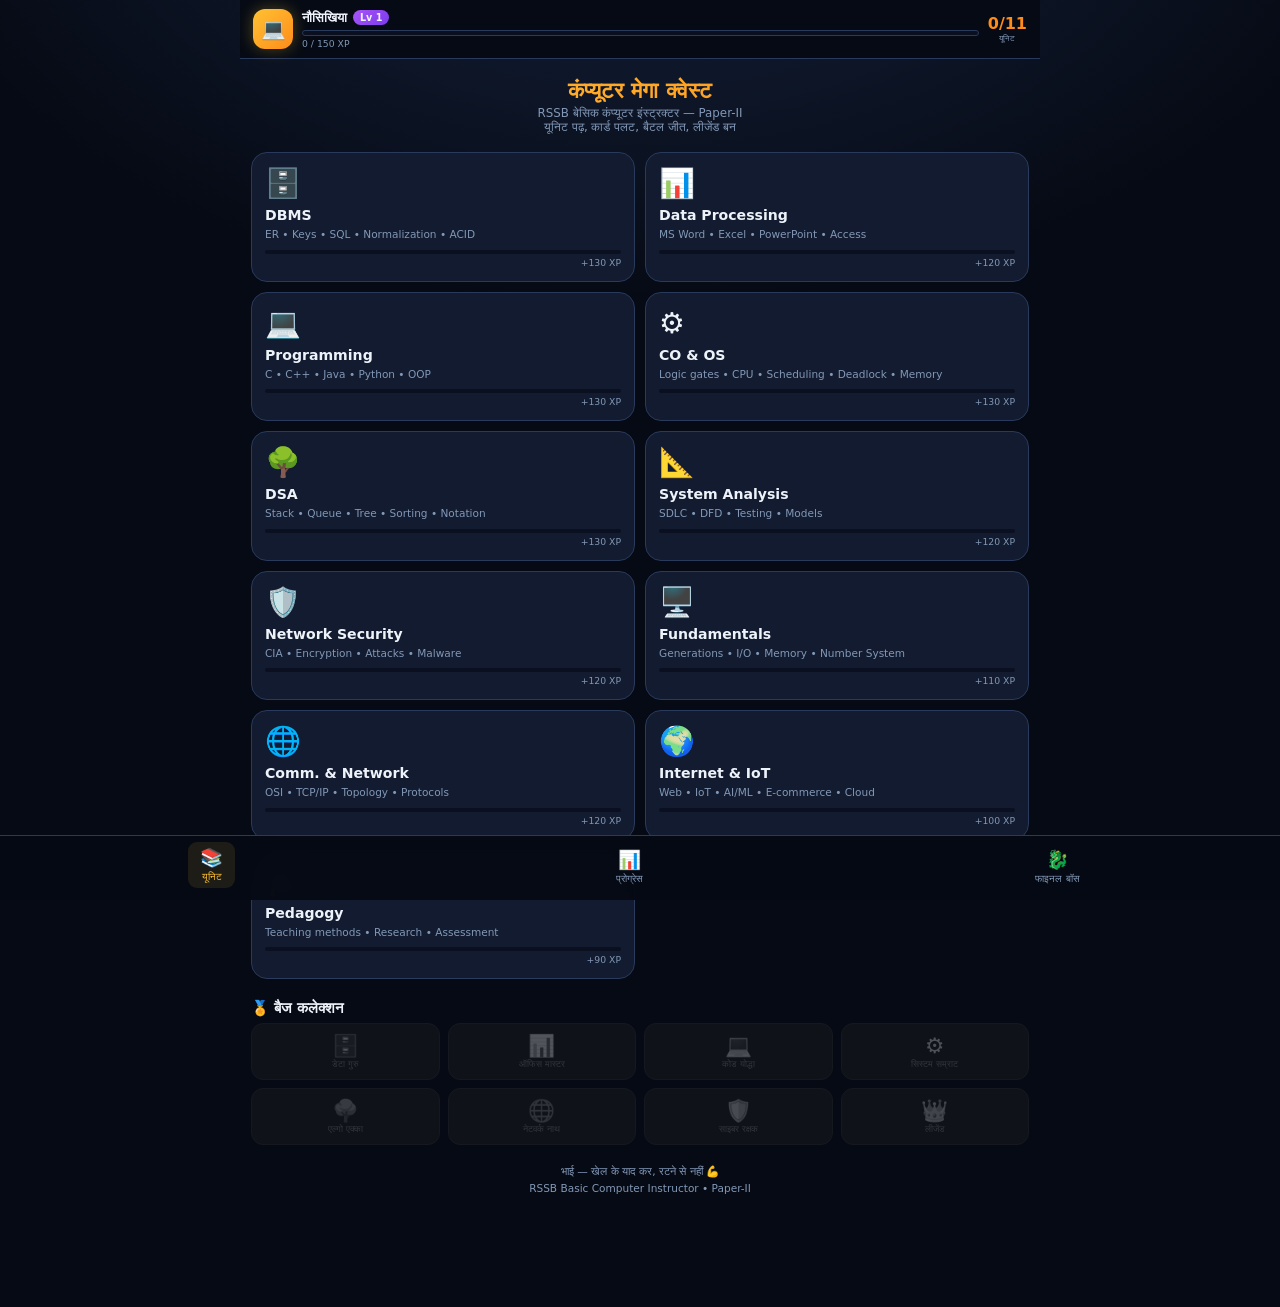
<file: index.html>
<!DOCTYPE html>
<html lang="hi">
<head>
<meta charset="UTF-8">
<meta name="viewport" content="width=device-width,initial-scale=1,maximum-scale=1,user-scalable=no">
<title>कंप्यूटर मेगा क्वेस्ट — RSSB Paper-II</title>
<link rel="stylesheet" href="css/style.css">
</head>
<body>

<div class="hud">
  <div class="hRow">
    <div class="av" id="av">💻</div>
    <div class="hM">
      <div class="hN"><span id="ttl">नौसिखिया</span><span class="tag" id="lvT">Lv 1</span></div>
      <div class="xb"><i id="xf"></i></div>
      <div class="xt" id="xt">0 / 150 XP</div>
    </div>
    <div class="st"><div class="n" id="dn">0/0</div><div class="l">यूनिट</div></div>
  </div>
</div>

<div class="pop" id="pop"></div>
<div class="lu" id="lu"><div>
  <div class="b">🎉</div><h2 id="luT">LEVEL UP!</h2><p id="luS"></p>
  <button class="btn" style="width:200px;margin:0 auto" onclick="document.getElementById('lu').classList.remove('on')">चालू रख 🚀</button>
</div></div>

<!-- HOME -->
<div class="pg on" id="pH">
  <div class="hero"><h1>कंप्यूटर मेगा क्वेस्ट</h1>
  <p>RSSB बेसिक कंप्यूटर इंस्ट्रक्टर — Paper-II<br>यूनिट पढ़, कार्ड पलट, बैटल जीत, लीजेंड बन</p></div>
  <div id="homeNudge"></div>
  <div class="cg" id="cg"></div>
  <div class="sec">🏅 बैज कलेक्शन</div>
  <div class="bg" id="bgs"></div>
</div>

<!-- PROGRESS -->
<div class="pg" id="pP">
  <div class="hero"><h1>📊 प्रोग्रेस</h1><p>कमज़ोर टॉपिक ढूँढ • गलतियाँ दोहरा • मॉक टेस्ट दे</p></div>
  <div class="tabs" id="pTabs">
    <button class="tb on" onclick="pTab(0,this)">📈 डैशबोर्ड</button>
    <button class="tb" onclick="pTab(1,this)">🔁 रिवीज़न</button>
    <button class="tb" onclick="pTab(2,this)">📝 टेस्ट सेंटर</button>
  </div>
  <div id="pBody">
    <div class="tp on" id="pT0"></div>
    <div class="tp" id="pT1"></div>
    <div class="tp" id="pT2"></div>
  </div>
</div>

<!-- FINAL BOSS -->
<div class="pg" id="pB">
  <div class="hero"><h1>🐉 फाइनल बॉस</h1><p>सारी यूनिट से मिक्स — 40 सवाल, 3 जान</p></div>
  <div class="blk" id="fbStart">
    <h3>👹 बॉस: "RSSB परीक्षक"</h3>
    <p style="line-height:1.75">• <b>40 सवाल</b> — सभी यूनिट से मिक्स<br>
    • <b>3 ❤️ जान</b> — गलत = 1 जान कम<br>
    • combo = <b>डबल XP</b> 🔥<br>
    • जीत = <b>👑 लीजेंड बैज</b></p>
    <div class="tr">⚠️ पहले सारी यूनिट पढ़ ले भाई — फिर बॉस से भिड़।</div>
    <button class="btn" onclick="bStart('FINAL')">⚔️ फाइनल बैटल</button>
  </div>
</div>

<div class="ft">भाई — खेल के याद कर, रटने से नहीं 💪<br>RSSB Basic Computer Instructor • Paper-II</div>

<nav>
  <button class="on" data-p="pH"><span class="ic">📚</span>यूनिट</button>
  <button data-p="pP"><span class="ic">📊</span>प्रोग्रेस</button>
  <button data-p="pB"><span class="ic">🐉</span>फाइनल बॉस</button>
</nav>

<!-- SHEET -->
<div class="sh" id="sh">
  <div class="shT"><button class="x" onclick="closeSh()">✕</button><div class="tt" id="shTitle"></div></div>
  <div class="tabs" id="shTabs"></div>
  <div id="shBody"></div>
</div>

<!-- ===== CONTENT CONTAINERS (must load first) ===== -->
<script src="data/content.js"></script>

<!-- ===== ENGINE ===== -->
<script src="js/state.js"></script>
<script src="js/chapters.js"></script>
<script src="js/tracker.js"></script>

<!-- ===== LABS (load before the units that embed them) ===== -->
<script src="js/labs/core.js"></script>
<script src="js/labs/sql.js"></script>
<script src="js/labs/office.js"></script>
<script src="js/labs/numsys.js"></script>
<script src="js/labs/code.js"></script>
<script src="js/labs/dsa.js"></script>
<script src="js/labs/os.js"></script>
<script src="js/labs/network.js"></script>
<script src="js/labs/security.js"></script>

<!-- ===== PAPER-II UNITS (exam-weight order) ===== -->
<script src="data/paper2/u-dbms.js"></script>
<script src="data/paper2/u-office.js"></script>
<script src="data/paper2/u-prog.js"></script>
<script src="data/paper2/u-coaos.js"></script>
<script src="data/paper2/u-dsa.js"></script>
<script src="data/paper2/u-sad.js"></script>
<script src="data/paper2/u-security.js"></script>
<script src="data/paper2/u-foc.js"></script>
<script src="data/paper2/u-network.js"></script>
<script src="data/paper2/u-iot.js"></script>
<script src="data/paper2/u-pedagogy.js"></script>

<!-- ===== ENGINE (runtime) ===== -->
<script src="js/sheet.js"></script>
<script src="js/battle.js"></script>
<script src="js/progress.js"></script>
<script src="js/app.js"></script>
</body>
</html>
</file>
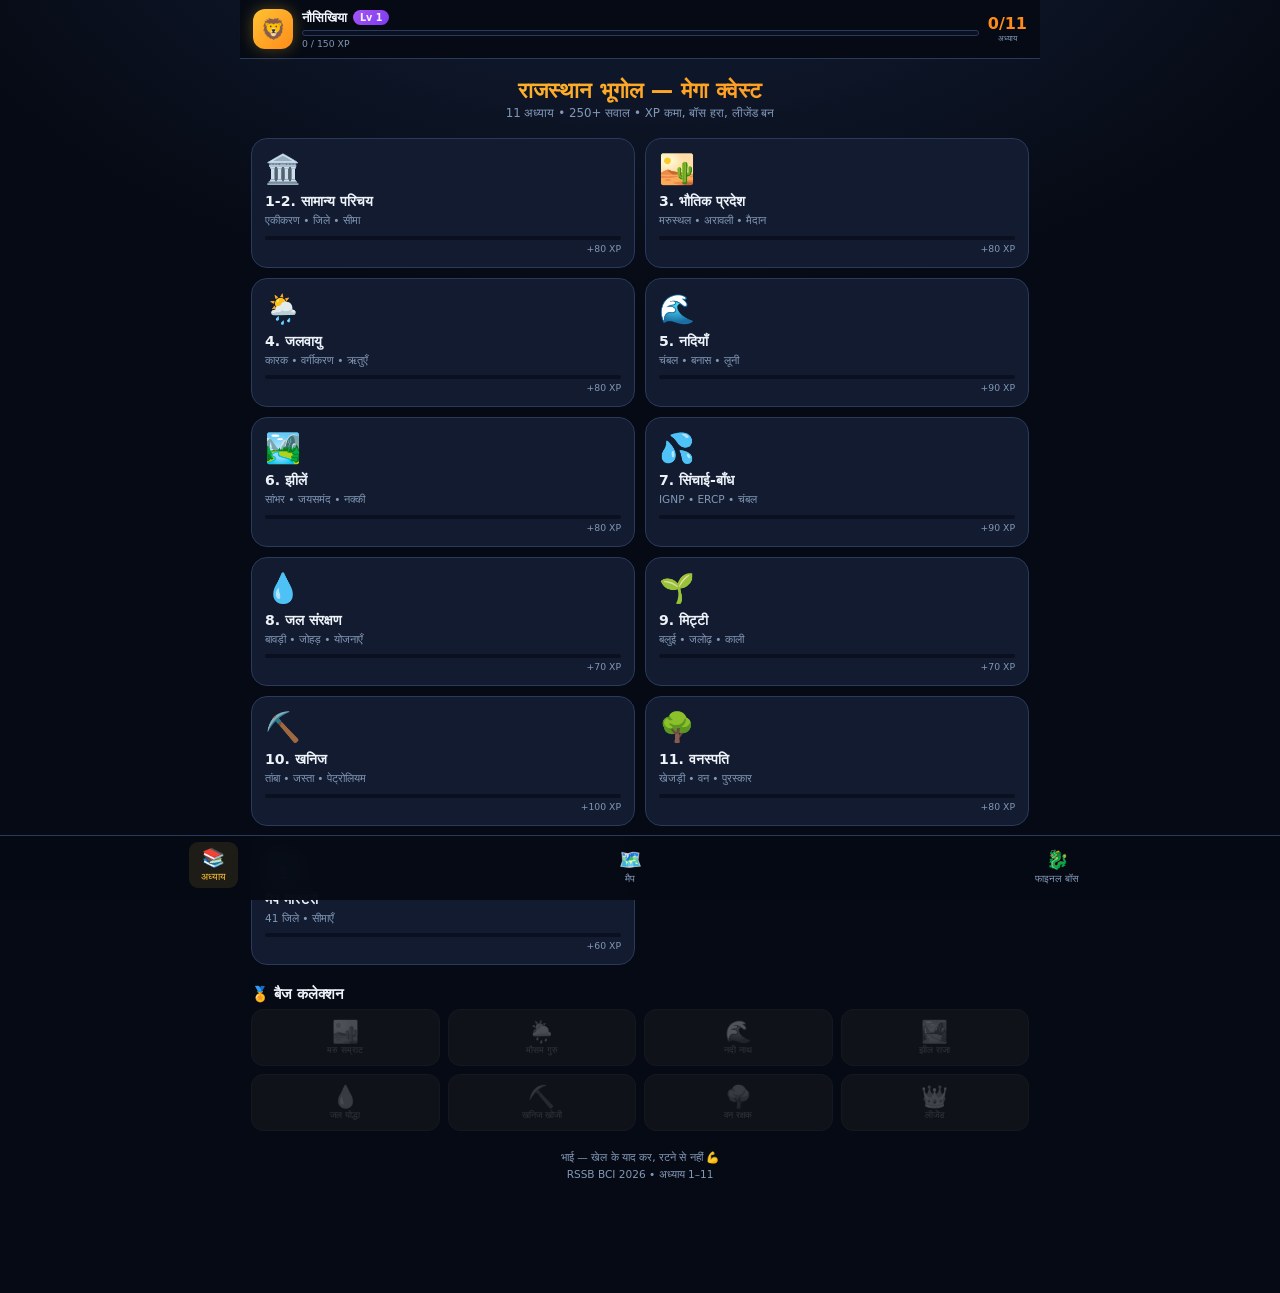
<file: archive/paper1_geography/Rajasthan_MEGA_Quest.html>
<!DOCTYPE html>
<html lang="hi">
<head>
<meta charset="UTF-8">
<meta name="viewport" content="width=device-width,initial-scale=1,maximum-scale=1,user-scalable=no">
<title>राजस्थान भूगोल — मेगा क्वेस्ट</title>
<style>
:root{--bg:#060a14;--card:#121b2f;--card2:#1a2742;--line:#293a5c;--ink:#eef3fa;--dim:#8298b6;
--gold:#ffc233;--amber:#ff8c1a;--grn:#26d07c;--red:#ff4d5e;--cyan:#22d3ee;--pur:#a855f7}
*{box-sizing:border-box;margin:0;padding:0;-webkit-tap-highlight-color:transparent}
body{font-family:'Noto Sans Devanagari',system-ui,sans-serif;
 background:radial-gradient(1200px 700px at 50% -10%,#15223c,#060a14 62%);color:var(--ink);
 min-height:100vh;padding:0 11px 92px;max-width:800px;margin:0 auto}

/* HUD */
.hud{position:sticky;top:0;z-index:80;background:rgba(6,10,20,.94);backdrop-filter:blur(12px);
 margin:0 -11px;padding:9px 13px;border-bottom:1px solid var(--line)}
.hRow{display:flex;align-items:center;gap:9px}
.av{width:40px;height:40px;border-radius:12px;background:linear-gradient(135deg,var(--gold),var(--amber));
 display:grid;place-items:center;font-size:1.25rem;cursor:pointer;flex-shrink:0;
 box-shadow:0 0 16px rgba(255,194,51,.3)}
.av:active{transform:scale(.92)}
.hM{flex:1;min-width:0}
.hN{font-size:.8rem;font-weight:800;display:flex;gap:6px;align-items:center}
.tag{background:linear-gradient(135deg,var(--pur),#7c3aed);font-size:.6rem;padding:2px 7px;border-radius:20px;font-weight:800}
.xb{height:6px;background:#0a1020;border-radius:8px;overflow:hidden;margin-top:4px;border:1px solid var(--line)}
.xb i{display:block;height:100%;width:0;border-radius:8px;background:linear-gradient(90deg,var(--gold),var(--amber));
 transition:width .7s cubic-bezier(.34,1.56,.64,1);box-shadow:0 0 10px rgba(255,194,51,.6)}
.xt{font-size:.58rem;color:var(--dim);margin-top:2px}
.st{text-align:center;flex-shrink:0}
.st .n{font-size:1rem;font-weight:900;color:var(--amber)}
.st .l{font-size:.53rem;color:var(--dim)}

.hero{text-align:center;padding:18px 0 4px}
.hero h1{font-size:1.4rem;font-weight:900;background:linear-gradient(90deg,#ffc233,#ff8c1a,#ffc233);
 background-size:200%;-webkit-background-clip:text;background-clip:text;-webkit-text-fill-color:transparent;
 animation:sh 3s linear infinite}
@keyframes sh{to{background-position:200%}}
.hero p{color:var(--dim);font-size:.74rem;margin-top:3px}

/* CHAPTER GRID */
.cg{display:grid;grid-template-columns:1fr 1fr;gap:10px;margin-top:14px}
.ch{background:var(--card);border:1px solid var(--line);border-radius:16px;padding:13px;cursor:pointer;
 transition:.22s;position:relative;overflow:hidden}
.ch:active{transform:scale(.97)}
.ch.done{border-color:rgba(38,208,124,.4);background:linear-gradient(160deg,rgba(38,208,124,.08),var(--card))}
.ch .ic{font-size:1.8rem}
.ch .t{font-weight:900;font-size:.88rem;margin-top:6px;line-height:1.3}
.ch .s{font-size:.66rem;color:var(--dim);margin-top:3px;line-height:1.35}
.ch .bar{height:4px;background:#0a1020;border-radius:4px;margin-top:8px;overflow:hidden}
.ch .bar i{display:block;height:100%;width:0;background:linear-gradient(90deg,var(--grn),#5ee9a6);
 border-radius:4px;transition:width .6s}
.ch .pc{font-size:.58rem;color:var(--dim);margin-top:3px;text-align:right}
.ch .tick{position:absolute;top:9px;right:9px;width:19px;height:19px;border-radius:50%;background:var(--grn);
 color:#04140b;font-size:.66rem;display:none;place-items:center;font-weight:900}
.ch.done .tick{display:grid}

.sec{font-size:.92rem;font-weight:900;margin:20px 0 6px;display:flex;align-items:center;gap:7px}
.bg{display:grid;grid-template-columns:repeat(4,1fr);gap:8px}
.b1{background:var(--card2);border:1px solid var(--line);border-radius:12px;padding:9px 4px;text-align:center;
 opacity:.3;filter:grayscale(1);transition:.4s}
.b1.on{opacity:1;filter:none;border-color:var(--gold);box-shadow:0 0 12px rgba(255,194,51,.2)}
.b1 .i{font-size:1.35rem}
.b1 .n{font-size:.54rem;color:var(--dim);margin-top:2px;line-height:1.15}

/* SHEET */
.sh{position:fixed;inset:0;background:var(--bg);z-index:200;display:none;overflow-y:auto;padding:0 13px 40px;
 animation:up .32s cubic-bezier(.16,1,.3,1)}
.sh.on{display:block}
@keyframes up{from{transform:translateY(100%)}to{transform:translateY(0)}}
.shT{position:sticky;top:0;background:rgba(6,10,20,.96);backdrop-filter:blur(10px);margin:0 -13px;
 padding:11px 13px;display:flex;align-items:center;gap:9px;border-bottom:1px solid var(--line);z-index:5}
.x{width:32px;height:32px;border-radius:10px;background:var(--card);border:1px solid var(--line);
 color:var(--ink);font-size:1.05rem;cursor:pointer;display:grid;place-items:center;flex-shrink:0}
.shT .tt{font-weight:900;font-size:.92rem;flex:1;line-height:1.3}
.tabs{display:flex;gap:6px;padding:10px 0;overflow-x:auto;scrollbar-width:none}
.tabs::-webkit-scrollbar{display:none}
.tb{flex-shrink:0;background:var(--card);border:1px solid var(--line);color:var(--dim);border-radius:18px;
 padding:6px 13px;font-family:inherit;font-size:.73rem;font-weight:800;cursor:pointer}
.tb.on{background:var(--gold);color:#07101f;border-color:var(--gold)}
.tp{display:none}.tp.on{display:block;animation:fd .25s}
@keyframes fd{from{opacity:0;transform:translateY(6px)}to{opacity:1}}

.blk{background:var(--card);border:1px solid var(--line);border-radius:15px;padding:13px;margin:10px 0}
.blk h3{font-size:.97rem;margin-bottom:7px;display:flex;gap:6px;align-items:center}
.blk p,.blk li{font-size:.85rem;line-height:1.65;color:#d5e0ee}
.blk ul{margin-left:16px;margin-top:4px}.blk li{margin:3px 0}
b{color:#fff}
.hl{background:linear-gradient(180deg,transparent 56%,rgba(255,194,51,.35) 56%);color:#fff;font-weight:800;padding:0 3px}
.tk{background:linear-gradient(135deg,rgba(38,208,124,.12),transparent);border-left:3px solid var(--grn);
 padding:9px 11px;border-radius:8px;margin:8px 0;font-size:.82rem;line-height:1.6}
.tr{background:linear-gradient(135deg,rgba(255,77,94,.12),transparent);border-left:3px solid var(--red);
 padding:9px 11px;border-radius:8px;margin:8px 0;font-size:.82rem;line-height:1.6}
table{width:100%;border-collapse:collapse;margin:8px 0;font-size:.78rem}
th,td{border:1px solid var(--line);padding:6px 8px;text-align:right;direction:rtl}
th{background:var(--card2);color:var(--gold);font-weight:800}
.img{width:100%;border-radius:12px;margin:8px 0;border:1px solid var(--line)}
.cap{font-size:.66rem;color:var(--dim);text-align:center;margin-top:-4px;margin-bottom:8px}

/* VISUAL DIAGRAMS */
.viz{background:var(--card2);border:1px solid var(--line);border-radius:12px;padding:12px;margin:9px 0}
.viz svg{width:100%;height:auto}
.bar2{display:flex;align-items:center;gap:8px;margin:6px 0}
.bar2 .lb{font-size:.72rem;width:78px;flex-shrink:0;text-align:right}
.bar2 .bx{flex:1;height:20px;background:#0a1020;border-radius:6px;overflow:hidden}
.bar2 .bx i{display:block;height:100%;border-radius:6px;transition:width 1s cubic-bezier(.34,1.56,.64,1)}
.bar2 .vl{font-size:.7rem;font-weight:800;width:52px;text-align:left;color:var(--gold)}

/* FLIP */
.fg{display:grid;grid-template-columns:1fr 1fr;gap:9px}
.fl{perspective:800px;height:96px;cursor:pointer}
.fi{position:relative;width:100%;height:100%;transition:transform .55s cubic-bezier(.34,1.56,.64,1);
 transform-style:preserve-3d}
.fl.on .fi{transform:rotateY(180deg)}
.fF,.fB{position:absolute;inset:0;backface-visibility:hidden;border-radius:13px;display:grid;place-items:center;
 padding:9px;text-align:center;border:1px solid var(--line)}
.fF{background:linear-gradient(135deg,var(--card2),var(--card))}
.fF .q{font-size:.76rem;font-weight:800;line-height:1.4}
.fB{background:linear-gradient(135deg,#1e3a5f,#2c5f8a);transform:rotateY(180deg)}
.fB .a{font-size:.84rem;font-weight:900;color:var(--gold);line-height:1.3}
.fB .s{font-size:.64rem;color:#bcd4ea;margin-top:4px}

/* BATTLE */
.bt{display:flex;justify-content:space-between;gap:9px;margin-bottom:9px}
.hp{flex:1}
.hpL{font-size:.6rem;color:var(--dim);display:flex;justify-content:space-between;margin-bottom:2px}
.hpB{height:8px;background:#0a1020;border-radius:8px;overflow:hidden;border:1px solid var(--line)}
.hpB i{display:block;height:100%;width:100%;border-radius:8px;transition:width .5s;
 background:linear-gradient(90deg,var(--grn),#5ee9a6)}
.hpB.f i{background:linear-gradient(90deg,var(--red),#ff8b96)}
.cmb{font-size:.7rem;font-weight:900;color:var(--amber);min-width:46px;text-align:center;align-self:center}
.qN{font-size:.62rem;color:var(--gold);font-weight:800;letter-spacing:1px;margin-bottom:5px}
.qT{font-size:.97rem;font-weight:800;line-height:1.55;margin-bottom:11px}
.op{display:flex;gap:9px;align-items:flex-start;width:100%;text-align:right;direction:rtl;background:var(--card2);
 border:1px solid var(--line);border-radius:11px;padding:11px 13px;margin:7px 0;cursor:pointer;
 font-family:inherit;font-size:.86rem;color:var(--ink);transition:.14s;line-height:1.45}
.op:active{transform:scale(.98)}
.op .lb{direction:ltr;font-weight:900;color:var(--gold);flex-shrink:0}
.op.ok{background:rgba(38,208,124,.18);border-color:var(--grn);animation:pop .3s}
.op.no{background:rgba(255,77,94,.18);border-color:var(--red);animation:shk .3s}
@keyframes pop{50%{transform:scale(1.03)}}
@keyframes shk{25%{transform:translateX(-5px)}75%{transform:translateX(5px)}}
.ex{margin-top:10px;background:rgba(255,194,51,.08);border-left:3px solid var(--gold);border-radius:8px;
 padding:9px 11px;font-size:.81rem;line-height:1.6;display:none}
.ex.on{display:block;animation:fd .25s}
.btn{width:100%;border:none;border-radius:12px;padding:13px;font-family:inherit;font-weight:900;font-size:.9rem;
 cursor:pointer;background:linear-gradient(135deg,var(--gold),var(--amber));color:#07101f;margin-top:11px;
 box-shadow:0 5px 18px rgba(255,140,26,.25)}
.btn:disabled{opacity:.35;box-shadow:none}
.btn.gh{background:var(--card);color:var(--ink);border:1px solid var(--line);box-shadow:none}
.res{text-align:center;padding:20px 10px}
.res .rb{font-size:2.7rem;font-weight:900;color:var(--gold);margin:5px 0}
.res .rm{color:var(--dim);font-size:.85rem;margin-bottom:12px}
.rr{display:flex;justify-content:space-around;margin:14px 0}
.rr div{font-size:.72rem;color:var(--dim)}
.rr b{display:block;font-size:1.35rem;margin-bottom:2px}

.pop{position:fixed;left:50%;top:36%;transform:translateX(-50%);font-size:1.5rem;font-weight:900;
 color:var(--gold);text-shadow:0 0 16px rgba(255,194,51,.8);pointer-events:none;z-index:400;opacity:0}
.pop.go{animation:fly 1s ease-out}
@keyframes fly{0%{opacity:1;transform:translate(-50%,0) scale(.6)}
 40%{opacity:1;transform:translate(-50%,-28px) scale(1.2)}100%{opacity:0;transform:translate(-50%,-80px)}}
.lu{position:fixed;inset:0;background:rgba(6,10,20,.95);z-index:500;display:none;place-items:center;text-align:center}
.lu.on{display:grid;animation:fd .3s}
.lu .b{font-size:3.2rem;animation:bo 1s infinite}
@keyframes bo{50%{transform:translateY(-12px)}}
.lu h2{font-size:1.6rem;margin:8px 0 4px;background:linear-gradient(90deg,var(--gold),var(--amber));
 -webkit-background-clip:text;background-clip:text;-webkit-text-fill-color:transparent}
.lu p{color:var(--dim);font-size:.85rem;margin-bottom:14px}

nav{position:fixed;bottom:0;left:0;right:0;background:rgba(6,10,20,.96);border-top:1px solid var(--line);
 display:flex;justify-content:space-around;padding:8px 4px 10px;z-index:90;backdrop-filter:blur(12px)}
nav button{background:none;border:none;color:var(--dim);font-family:inherit;font-size:.63rem;display:flex;
 flex-direction:column;align-items:center;gap:2px;cursor:pointer;padding:5px 12px;border-radius:9px;transition:.2s}
nav button .ic{font-size:1.15rem}
nav button.on{color:var(--gold);background:rgba(255,194,51,.1);transform:translateY(-2px)}
.pg{display:none}.pg.on{display:block;animation:fd .28s}
.ft{text-align:center;color:var(--dim);font-size:.66rem;margin:18px 0;line-height:1.6}

/* ===== MAP LAB PRO ===== */
/* SEARCH */
.srchP{position:relative;margin-top:11px}
.srchP input{width:100%;background:var(--card);border:1px solid var(--line);border-radius:13px;
 padding:11px 14px 11px 38px;color:var(--ink);font-family:inherit;font-size:.88rem;outline:none}
.srchP input:focus{border-color:var(--gold);box-shadow:0 0 0 3px rgba(255,194,51,.1)}
.srchP .icP{position:absolute;left:13px;top:50%;transform:translateY(-50%);color:var(--dim);font-size:.95rem}
.sugP{position:absolute;top:100%;left:0;right:0;background:var(--card);border:1px solid var(--line);
 border-radius:12px;margin-top:5px;max-height:220px;overflow-y:auto;z-index:50;display:none}
.sugP.on{display:block}
.sugP div{padding:10px 14px;font-size:.85rem;cursor:pointer;border-bottom:1px solid rgba(40,57,92,.5)}
.sugP div:hover{background:var(--card2);color:var(--gold)}
.sugP div:last-child{border:none}

/* LAYERS */
.layP{display:flex;gap:6px;overflow-x:auto;padding:11px 2px 4px;scrollbar-width:none}
.layP::-webkit-scrollbar{display:none}
.lyP{flex-shrink:0;background:var(--card);border:1px solid var(--line);color:var(--dim);border-radius:20px;
 padding:7px 13px;font-family:inherit;font-size:.73rem;font-weight:800;cursor:pointer;transition:.2s;
 display:flex;gap:4px;align-items:center}
.lyP.on{color:#050912;border-color:transparent;box-shadow:0 4px 14px rgba(0,0,0,.4)}

/* MAP */
.mwrapP{background:linear-gradient(160deg,var(--card),#0c1424);border:1px solid var(--line);
 border-radius:18px;padding:13px;margin-top:8px;position:relative;overflow:hidden}
.mwrapP::before{content:'';position:absolute;inset:0;
 background:radial-gradient(400px 300px at 20% 15%,rgba(34,211,238,.06),transparent 70%);pointer-events:none}
svg{width:100%;height:auto;display:block;position:relative;z-index:1}
.dP{cursor:pointer;transition:.22s cubic-bezier(.34,1.56,.64,1);stroke:#050912;stroke-width:1.4}
.dP:hover{filter:brightness(1.28)}
.dP.sel{stroke:#fff;stroke-width:2.4;filter:brightness(1.35) drop-shadow(0 0 9px rgba(255,255,255,.6))}
.dP.dim{opacity:.1}
.dP.gl{animation:gl 1.6s ease-in-out infinite}
@keyframes gl{0%,100%{filter:brightness(1)}50%{filter:brightness(1.55) drop-shadow(0 0 9px currentColor)}}
.dlP{font-size:4.4px;font-weight:800;fill:#fff;pointer-events:none;text-anchor:middle;
 paint-order:stroke;stroke:rgba(0,0,0,.35);stroke-width:.35px}
.pklP{stroke:#ff4d5e;stroke-width:2.2;stroke-dasharray:5 3;fill:none;animation:dash 20s linear infinite;opacity:.9}
@keyframes dash{to{stroke-dashoffset:-160}}
.tlP{stroke:var(--gold);stroke-width:1.1;stroke-dasharray:4 3.5;opacity:.75}
.nbP{font-size:5.2px;font-weight:900;fill:#5b7095;text-anchor:middle;letter-spacing:.4px}

/* LEGEND */
.lgP{display:flex;flex-wrap:wrap;gap:7px;justify-content:center;margin-top:9px;position:relative;z-index:1}
.lgP span{display:flex;align-items:center;gap:4px;font-size:.65rem;color:var(--dim)}
.swP{width:10px;height:10px;border-radius:3px}
.cntP{text-align:center;font-size:.7rem;color:var(--gold);font-weight:800;margin-top:7px;position:relative;z-index:1}

/* PANEL */
.pnlP{background:var(--card);border:1px solid var(--line);border-radius:16px;padding:14px;margin-top:11px}
.phP{display:flex;align-items:center;gap:10px;padding-bottom:9px;border-bottom:1px solid var(--line)}
.phP .pinP{width:38px;height:38px;border-radius:11px;display:grid;place-items:center;font-size:1.15rem;flex-shrink:0}
.phP .nmP{font-size:1.12rem;font-weight:900;line-height:1.2}
.phP .sbP{font-size:.68rem;color:var(--gold);font-weight:800;margin-top:2px}
.bcPhP{display:flex;flex-wrap:wrap;gap:5px;margin-top:9px}
.bcP{font-size:.6rem;padding:3px 9px;border-radius:14px;font-weight:800}
.fsP{margin-top:10px}
.frP{display:flex;gap:8px;padding:7px 0;border-bottom:1px solid rgba(40,57,92,.4);align-items:flex-start}
.frP:last-child{border:none}
.frP .fiP{font-size:.95rem;width:22px;flex-shrink:0;text-align:center}
.frP .ftP{font-size:.83rem;line-height:1.55;color:#d5e0ee;flex:1}
.frP .ft b{color:#fff}
.starP{color:var(--gold)}
.emptyP{color:var(--dim);font-size:.83rem;text-align:center;padding:22px 0;line-height:1.7}

/* TRICK */
.tk{background:linear-gradient(135deg,rgba(38,208,124,.11),transparent);border-left:3px solid var(--grn);
 padding:10px 12px;border-radius:9px;margin-top:10px;font-size:.81rem;line-height:1.65}
.tr{background:linear-gradient(135deg,rgba(255,77,94,.11),transparent);border-left:3px solid var(--red);
 padding:10px 12px;border-radius:9px;margin-top:8px;font-size:.81rem;line-height:1.65}
b{color:#fff}.hl{color:var(--gold);font-weight:800}

/* QUIZ */
.qzP{background:linear-gradient(160deg,var(--card2),var(--card));border:1px solid var(--gold);
 border-radius:16px;padding:14px;margin-top:11px;display:none}
.qzP.on{display:block;animation:fd .3s}
@keyframes fd{from{opacity:0;transform:translateY(8px)}to{opacity:1}}
.qzP .akP{font-size:1rem;font-weight:800;line-height:1.5}
.qzP .hintP{font-size:.7rem;color:var(--dim);margin-top:4px}
.qzP .rwP{display:flex;justify-content:space-between;margin-top:10px;font-size:.78rem;align-items:center}
.qzP .rw b{color:var(--grn)}
.qzP .fbP{margin-top:9px;font-size:.84rem;font-weight:800;min-height:22px}
.btn{width:100%;border:none;border-radius:12px;padding:12px;font-family:inherit;font-weight:900;font-size:.88rem;
 cursor:pointer;background:linear-gradient(135deg,var(--gold),var(--amber));color:#050912;margin-top:10px}
.btn.gh{background:var(--card2);color:var(--ink);border:1px solid var(--line)}
.ft2P{text-align:center;color:var(--dim);font-size:.67rem;margin-top:16px;line-height:1.6}

</style>
</head>
<body>

<div class="hud">
  <div class="hRow">
    <div class="av" id="av">🦁</div>
    <div class="hM">
      <div class="hN"><span id="ttl">नौसिखिया</span><span class="tag" id="lvT">Lv 1</span></div>
      <div class="xb"><i id="xf"></i></div>
      <div class="xt" id="xt">0 / 150 XP</div>
    </div>
    <div class="st"><div class="n" id="dn">0/11</div><div class="l">अध्याय</div></div>
  </div>
</div>

<div class="pop" id="pop"></div>
<div class="lu" id="lu"><div>
  <div class="b">🎉</div><h2 id="luT">LEVEL UP!</h2><p id="luS"></p>
  <button class="btn" style="width:200px;margin:0 auto" onclick="document.getElementById('lu').classList.remove('on')">चालू रख 🚀</button>
</div></div>

<!-- HOME -->
<div class="pg on" id="pH">
  <div class="hero"><h1>राजस्थान भूगोल — मेगा क्वेस्ट</h1>
  <p>11 अध्याय • 250+ सवाल • XP कमा, बॉस हरा, लीजेंड बन</p></div>
  <div class="cg" id="cg"></div>
  <div class="sec">🏅 बैज कलेक्शन</div>
  <div class="bg" id="bgs"></div>
</div>

<!-- MAP -->
<div class="pg" id="pM">
  <div class="hero"><h1>🗺️ मैप लैब PRO</h1><p>41 जिले • सारे chapters के facts • टॉपिक layers</p></div>

  <div class="srchP">
    <span class="icP">🔍</span>
    <input id="sIn" placeholder="ढूंढो... (उदयपुर, खेतड़ी, गुरु शिखर)" autocomplete="off">
    <div class="sugP" id="sug"></div>
  </div>

  <div class="layP" id="lay"></div>

  <div class="mwrapP">
    <svg viewBox="0 0 210 205" id="map"></svg>
    <div class="lgP" id="lgm"></div>
    <div class="cntP" id="cntm"></div>
  </div>

  <div class="qzP" id="qzm">
    <div class="akP" id="akm"></div>
    <div class="hintP">👆 नक्शे पर सही जिला टैप कर</div>
    <div class="rwP"><span>स्कोर: <b id="scm">0</b> / <span id="totm">0</span></span><span id="stkm"></span></div>
    <div class="fbP" id="fbkm"></div>
    <button class="btn gh" onclick="stopQ()">✕ क्विज़ बंद</button>
  </div>

  <div class="pnlP" id="pnl">
    <div class="emptyP">👆 किसी जिले पर टैप कर<br>
    <span style="font-size:.75rem">नदी, झील, बाँध, खनिज, मिट्टी, वन, जलवायु — सारे facts</span></div>
  </div>

  <div id="tkBoxM"></div>
</div>

<!-- FINAL BOSS -->
<div class="pg" id="pB">
  <div class="hero"><h1>🐉 फाइनल बॉस</h1><p>सारे अध्यायों से मिक्स — 40 सवाल, 3 जान</p></div>
  <div class="blk" id="fbStart">
    <h3>👹 बॉस: "RSSB परीक्षक"</h3>
    <p style="line-height:1.75">• <b>40 सवाल</b> — सभी 11 अध्यायों से मिक्स<br>
    • <b>3 ❤️ जान</b> — गलत = 1 जान कम<br>
    • combo = <b>डबल XP</b> 🔥<br>
    • जीत = <b>👑 लीजेंड बैज</b></p>
    <div class="tr">⚠️ पहले सारे अध्याय पढ़ ले भाई — फिर बॉस से भिड़।</div>
    <button class="btn" onclick="bStart('FINAL')">⚔️ फाइनल बैटल</button>
  </div>
</div>

<div class="ft">भाई — खेल के याद कर, रटने से नहीं 💪<br>RSSB BCI 2026 • अध्याय 1–11</div>

<nav>
  <button class="on" data-p="pH"><span class="ic">📚</span>अध्याय</button>
  <button data-p="pM"><span class="ic">🗺️</span>मैप</button>
  <button data-p="pB"><span class="ic">🐉</span>फाइनल बॉस</button>
</nav>

<!-- SHEET -->
<div class="sh" id="sh">
  <div class="shT"><button class="x" onclick="closeSh()">✕</button><div class="tt" id="shTitle"></div></div>
  <div class="tabs" id="shTabs"></div>
  <div id="shBody"></div>
</div>

<script>
/* ============ STATE ============ */
let S={xp:0,lvl:1,done:[],badges:[],av:0,scores:{}};
const AV=['🦁','🐯','🦅','🐘','🐪','🦚','🐅','🦌'];
const LV=[0,150,400,750,1200,1800,2600,3600,5000];
const TTL=['','नौसिखिया','शिष्य','ज्ञाता','विद्वान','आचार्य','महारथी','गुरु','लीजेंड'];
const BDG=[{i:'🏜️',n:'मरु सम्राट',k:'c3'},{i:'🌦️',n:'मौसम गुरु',k:'c4'},{i:'🌊',n:'नदी नाथ',k:'c5'},
{i:'🏞️',n:'झील राजा',k:'c6'},{i:'💧',n:'जल योद्धा',k:'c8'},{i:'⛏️',n:'खनिज खोजी',k:'c10'},
{i:'🌳',n:'वन रक्षक',k:'c11'},{i:'👑',n:'लीजेंड',k:'legend'}];

function save(){try{localStorage.setItem('rjmega',JSON.stringify(S))}catch(e){}}
try{const d=localStorage.getItem('rjmega');if(d)S=JSON.parse(d)}catch(e){}

function addXP(n){
  S.xp+=n;
  const p=document.getElementById('pop');p.textContent='+'+n+' XP';
  p.classList.remove('go');void p.offsetWidth;p.classList.add('go');
  let l=S.lvl;while(l<LV.length-1&&S.xp>=LV[l])l++;
  if(l>S.lvl){S.lvl=l;
    document.getElementById('luT').textContent='LEVEL '+l+' — '+TTL[l];
    document.getElementById('luS').textContent='नया खिताब अनलॉक! 🎖️';
    document.getElementById('lu').classList.add('on');
    if(l>=7)unlock('legend');}
  save();hud();
}
function unlock(k){if(!S.badges.includes(k)){S.badges.push(k);save();renderB();}}
function hud(){
  const c=LV[S.lvl-1]||0,n=LV[S.lvl]||LV[LV.length-1];
  document.getElementById('xf').style.width=Math.min(100,((S.xp-c)/(n-c))*100)+'%';
  document.getElementById('xt').textContent=S.xp+' / '+n+' XP';
  document.getElementById('lvT').textContent='Lv '+S.lvl;
  document.getElementById('ttl').textContent=TTL[S.lvl];
  document.getElementById('av').textContent=AV[S.av];
  document.getElementById('dn').textContent=S.done.length+'/11';
}
document.getElementById('av').onclick=()=>{S.av=(S.av+1)%AV.length;save();hud();};
function renderB(){document.getElementById('bgs').innerHTML=BDG.map(b=>
 `<div class="b1 ${S.badges.includes(b.k)?'on':''}"><div class="i">${b.i}</div><div class="n">${b.n}</div></div>`).join('');}

document.querySelectorAll('nav button').forEach(b=>b.onclick=()=>{
  document.querySelectorAll('nav button').forEach(x=>x.classList.remove('on'));b.classList.add('on');
  document.querySelectorAll('.pg').forEach(p=>p.classList.remove('on'));
  document.getElementById(b.dataset.p).classList.add('on');
  if(b.dataset.p==='pM')loadMap();
  window.scrollTo({top:0,behavior:'smooth'});
});

/* ============ CHAPTERS ============ */
const CH=[
{id:'c1',ic:'🏛️',t:'1-2. सामान्य परिचय',s:'एकीकरण • जिले • सीमा',xp:80},
{id:'c3',ic:'🏜️',t:'3. भौतिक प्रदेश',s:'मरुस्थल • अरावली • मैदान',xp:80},
{id:'c4',ic:'🌦️',t:'4. जलवायु',s:'कारक • वर्गीकरण • ऋतुएँ',xp:80},
{id:'c5',ic:'🌊',t:'5. नदियाँ',s:'चंबल • बनास • लूनी',xp:90},
{id:'c6',ic:'🏞️',t:'6. झीलें',s:'सांभर • जयसमंद • नक्की',xp:80},
{id:'c7',ic:'💦',t:'7. सिंचाई-बाँध',s:'IGNP • ERCP • चंबल',xp:90},
{id:'c8',ic:'💧',t:'8. जल संरक्षण',s:'बावड़ी • जोहड़ • योजनाएँ',xp:70},
{id:'c9',ic:'🌱',t:'9. मिट्टी',s:'बलुई • जलोढ़ • काली',xp:70},
{id:'c10',ic:'⛏️',t:'10. खनिज',s:'तांबा • जस्ता • पेट्रोलियम',xp:100},
{id:'c11',ic:'🌳',t:'11. वनस्पति',s:'खेजड़ी • वन • पुरस्कार',xp:80},
{id:'c12',ic:'🗺️',t:'मैप मास्टरी',s:'41 जिले • सीमाएँ',xp:60}
];
function renderCG(){
  document.getElementById('cg').innerHTML=CH.map(c=>{
    const d=S.done.includes(c.id), sc=S.scores[c.id]||0;
    return `<div class="ch ${d?'done':''}" onclick="openCh('${c.id}')">
     <div class="tick">✓</div><div class="ic">${c.ic}</div>
     <div class="t">${c.t}</div><div class="s">${c.s}</div>
     <div class="bar"><i style="width:${sc}%"></i></div>
     <div class="pc">${sc?sc+'% बेस्ट':'+'+c.xp+' XP'}</div></div>`;
  }).join('');
}

/* ============ CONTENT ============ */
const LESSON={
c1:`<div class="blk"><h3>🏛️ अध्याय 1-2 : राजस्थान का सामान्य परिचय</h3>
<p style="font-size:.85rem;line-height:1.75">बच्चों, आज हम राजस्थान से "मिलेंगे" — जैसे किसी नए दोस्त से मिलकर पूछते हो: नाम क्या है, रहते कहाँ हो, कितने बड़े हो, पड़ोसी कौन हैं, जन्म कब हुआ। यही पाँच सवाल हम राजस्थान से पूछेंगे। पूरा अध्याय इतना ही है।</p>
<div style="display:flex;flex-wrap:wrap;gap:.35rem;align-items:center;font-size:.72rem;margin-top:.6rem">
<span style="background:rgba(99,102,241,.18);border:1px solid rgba(99,102,241,.5);padding:.28rem .55rem;border-radius:999px">नाम</span><span>→</span>
<span style="background:rgba(99,102,241,.18);border:1px solid rgba(99,102,241,.5);padding:.28rem .55rem;border-radius:999px">स्थिति</span><span>→</span>
<span style="background:rgba(99,102,241,.18);border:1px solid rgba(99,102,241,.5);padding:.28rem .55rem;border-radius:999px">आकार</span><span>→</span>
<span style="background:rgba(99,102,241,.18);border:1px solid rgba(99,102,241,.5);padding:.28rem .55rem;border-radius:999px">सीमाएँ</span><span>→</span>
<span style="background:rgba(99,102,241,.18);border:1px solid rgba(99,102,241,.5);padding:.28rem .55rem;border-radius:999px">एकीकरण</span><span>→</span>
<span style="background:rgba(16,185,129,.18);border:1px solid rgba(16,185,129,.5);padding:.28rem .55rem;border-radius:999px">प्रशासन व प्रतीक</span></div></div>

<div class="blk"><h3>1️⃣ नाम की यात्रा — मरुकान्तार से राजस्थान तक</h3>
<p style="font-size:.85rem;line-height:1.75"><b>सरल भाषा में:</b> इस धरती का नाम एक दिन में नहीं बना। हर युग ने इसे नया नाम दिया — और परीक्षा ठीक यहीं पकड़ती है कि "किसने कौन-सा नाम दिया"।</p>
<div style="overflow-x:auto"><table style="width:100%;border-collapse:collapse;font-size:.76rem;margin:.5rem 0">
<tr style="background:rgba(128,128,128,.18)"><th style="border:1px solid rgba(128,128,128,.35);padding:.4rem;text-align:left">नाम</th><th style="border:1px solid rgba(128,128,128,.35);padding:.4rem;text-align:left">किसने / कब</th><th style="border:1px solid rgba(128,128,128,.35);padding:.4rem;text-align:left">स्रोत / अर्थ</th></tr>
<tr><td style="border:1px solid rgba(128,128,128,.3);padding:.4rem">ब्रह्मावर्त / मरुकान्तार</td><td style="border:1px solid rgba(128,128,128,.3);padding:.4rem">प्राचीन ग्रंथ</td><td style="border:1px solid rgba(128,128,128,.3);padding:.4rem">मरु = रेगिस्तान का वन</td></tr>
<tr><td style="border:1px solid rgba(128,128,128,.3);padding:.4rem">रायथान</td><td style="border:1px solid rgba(128,128,128,.3);padding:.4rem">मुहणोत नैणसी / लोक-भाषा</td><td style="border:1px solid rgba(128,128,128,.3);padding:.4rem">राजाओं का स्थान (प्राकृत)</td></tr>
<tr style="background:rgba(239,68,68,.1)"><td style="border:1px solid rgba(128,128,128,.3);padding:.4rem"><b>राजपूताना</b></td><td style="border:1px solid rgba(128,128,128,.3);padding:.4rem"><b>जॉर्ज थॉमस — 1800 ई.</b></td><td style="border:1px solid rgba(128,128,128,.3);padding:.4rem">मिलिट्री मेम्वायर (लेखक विलियम फ्रैंकलिन)</td></tr>
<tr style="background:rgba(16,185,129,.1)"><td style="border:1px solid rgba(128,128,128,.3);padding:.4rem"><b>राजस्थान</b></td><td style="border:1px solid rgba(128,128,128,.3);padding:.4rem"><b>कर्नल जेम्स टॉड — 1829 ई.</b></td><td style="border:1px solid rgba(128,128,128,.3);padding:.4rem">Annals and Antiquities of Rajasthan</td></tr>
<tr><td style="border:1px solid rgba(128,128,128,.3);padding:.4rem">राजस्थान (आधिकारिक)</td><td style="border:1px solid rgba(128,128,128,.3);padding:.4rem">26 जनवरी 1950</td><td style="border:1px solid rgba(128,128,128,.3);padding:.4rem">गौरीशंकर हीराचंद ओझा ने समर्थन किया</td></tr></table></div>
<ul style="font-size:.82rem;line-height:1.7">
<li><b>क्यों ज़रूरी:</b> यह हर भर्ती का "गारंटीड" 1 नंबर है — बिना सोचे आना चाहिए।</li>
<li><b>कल्पना करो:</b> एक ही बच्चा — घर में "गोलू", स्कूल रजिस्टर में "गोविंद", आधार कार्ड में "गोविंद कुमार"। नाम देने वाले अलग, बच्चा वही। थॉमस ने राजपूताना कहा, टॉड ने राजस्थान।</li></ul>
<div style="border-left:4px solid #ef4444;background:rgba(239,68,68,.12);padding:.55rem .7rem;border-radius:8px;margin:.5rem 0;font-size:.8rem"><b>⚠️ RSSB ट्रैप बॉक्स</b><br>विकल्पों में थॉमस और टॉड दोनों साथ रखे जाते हैं। <b>थॉमस = राजपूताना</b>, <b>टॉड = राजस्थान</b>। तीसरा जाल — "ओझा ने राजस्थान नाम दिया" — गलत, ओझा ने केवल <b>समर्थन</b> किया।</div>
<div style="border-left:4px solid #3b82f6;background:rgba(59,130,246,.12);padding:.55rem .7rem;border-radius:8px;margin:.5rem 0;font-size:.8rem"><b>📊 PYQ पैटर्न इनसाइट</b><br>प्रश्न तीन रूपों में आता है — (1) "राजस्थान शब्द का प्रयोग सर्वप्रथम किसने किया?" (2) "Annals and Antiquities of Rajasthan के लेखक?" (3) "1800 ई. में इस क्षेत्र को क्या कहा गया?" — तीनों का केंद्र यही तालिका है।</div>
<div style="border-left:4px solid #f59e0b;background:rgba(245,158,11,.12);padding:.55rem .7rem;border-radius:8px;margin:.5rem 0;font-size:.8rem"><b>🧠 मेमोरी बॉक्स</b><br><b>"टॉड की टोपी में राजस्थान"</b> — टॉ-टॉ जोड़ो। बचा हुआ थॉमस अपने आप राजपूताना।</div>
<p style="font-size:.82rem;line-height:1.7"><b>⏱ 30 सेकंड रिवीजन:</b> थॉमस (1800) — राजपूताना। टॉड (1829) — राजस्थान। ओझा — समर्थन। आधिकारिक नाम — 26 जनवरी 1950।</p></div>

<div class="blk"><h3>2️⃣ स्थिति, अक्षांश-देशांतर और कर्क रेखा</h3>
<p style="font-size:.85rem;line-height:1.75"><b>सरल भाषा में:</b> धरती पर जगह बताने के दो पैमाने — अक्षांश (उत्तर-दक्षिण) और देशांतर (पूर्व-पश्चिम)। राजस्थान भारत के <b>उत्तर-पश्चिम</b> कोने में बैठा है।</p>
<div style="overflow-x:auto"><table style="width:100%;border-collapse:collapse;font-size:.76rem;margin:.5rem 0">
<tr style="background:rgba(128,128,128,.18)"><th style="border:1px solid rgba(128,128,128,.35);padding:.4rem;text-align:left">माप</th><th style="border:1px solid rgba(128,128,128,.35);padding:.4rem;text-align:left">विस्तार</th><th style="border:1px solid rgba(128,128,128,.35);padding:.4rem;text-align:left">अंतर</th></tr>
<tr><td style="border:1px solid rgba(128,128,128,.3);padding:.4rem">अक्षांश</td><td style="border:1px solid rgba(128,128,128,.3);padding:.4rem">23°3' उ. से 30°12' उ.</td><td style="border:1px solid rgba(128,128,128,.3);padding:.4rem">7°9'</td></tr>
<tr><td style="border:1px solid rgba(128,128,128,.3);padding:.4rem">देशांतर</td><td style="border:1px solid rgba(128,128,128,.3);padding:.4rem">69°30' पू. से 78°17' पू.</td><td style="border:1px solid rgba(128,128,128,.3);padding:.4rem">8°47' (लगभग 7°9' के समान माना जाता है)</td></tr>
<tr style="background:rgba(16,185,129,.1)"><td style="border:1px solid rgba(128,128,128,.3);padding:.4rem">कर्क रेखा (23½°)</td><td style="border:1px solid rgba(128,128,128,.3);padding:.4rem"><b>बाँसवाड़ा + डूंगरपुर</b> (केवल 2 जिले)</td><td style="border:1px solid rgba(128,128,128,.3);padding:.4rem">98% भाग उपोष्ण, 2% उष्ण</td></tr></table></div>
<ul style="font-size:.82rem;line-height:1.7">
<li><b>क्यों ज़रूरी:</b> कर्क रेखा से ही तय होता है कि राजस्थान उष्ण है या उपोष्ण — पूरा जलवायु अध्याय इसी पर टिका है।</li>
<li><b>कल्पना करो:</b> कर्क रेखा एक बेल्ट है जो धरती के पेट पर बँधी है। यह बेल्ट राजस्थान के सबसे नीचे वाले सिरे को <b>छूकर</b> निकल जाती है — इसलिए सिर्फ़ दो जिले।</li></ul>
<div style="border-left:4px solid #ef4444;background:rgba(239,68,68,.12);padding:.55rem .7rem;border-radius:8px;margin:.5rem 0;font-size:.8rem"><b>⚠️ RSSB ट्रैप बॉक्स</b><br>विकल्प में <b>प्रतापगढ़</b> या <b>उदयपुर</b> रखा जाता है — दोनों कर्क रेखा पर नहीं हैं। और "राजस्थान का अधिकांश भाग उष्ण कटिबंध में है" — यह कथन <b>गलत</b> है (98% उपोष्ण में है)।</div>
<div style="border-left:4px solid #f59e0b;background:rgba(245,158,11,.12);padding:.55rem .7rem;border-radius:8px;margin:.5rem 0;font-size:.8rem"><b>🧠 मेमोरी बॉक्स</b><br><b>"बाँ-डूं पर कर्क का बंधन"</b>।</div>
<p style="font-size:.82rem;line-height:1.7"><b>⏱ 30 सेकंड रिवीजन:</b> 23°3'–30°12' उ., 69°30'–78°17' पू.। कर्क रेखा = बाँसवाड़ा + डूंगरपुर। 98% उपोष्ण।</p></div>

<div class="blk"><h3>3️⃣ क्षेत्रफल, आकृति और चार सीमांत बिंदु</h3>
<p style="font-size:.85rem;line-height:1.75"><b>सरल भाषा में:</b> राजस्थान क्षेत्रफल में भारत का <b>सबसे बड़ा राज्य</b> है — <b>3,42,239 वर्ग किमी</b> (भारत का 10.41%)। आकृति <b>पतंग</b> जैसी (विषम चतुर्भुज)। यह लंबाई से ज़्यादा <b>चौड़ा</b> है।</p>
<div style="overflow-x:auto"><table style="width:100%;border-collapse:collapse;font-size:.76rem;margin:.5rem 0">
<tr style="background:rgba(128,128,128,.18)"><th style="border:1px solid rgba(128,128,128,.35);padding:.4rem;text-align:left">दिशा</th><th style="border:1px solid rgba(128,128,128,.35);padding:.4rem;text-align:left">सीमांत बिंदु (गाँव)</th><th style="border:1px solid rgba(128,128,128,.35);padding:.4rem;text-align:left">जिला</th></tr>
<tr><td style="border:1px solid rgba(128,128,128,.3);padding:.4rem">उत्तर</td><td style="border:1px solid rgba(128,128,128,.3);padding:.4rem">कोणा गाँव</td><td style="border:1px solid rgba(128,128,128,.3);padding:.4rem">श्रीगंगानगर</td></tr>
<tr><td style="border:1px solid rgba(128,128,128,.3);padding:.4rem">दक्षिण</td><td style="border:1px solid rgba(128,128,128,.3);padding:.4rem">बोरकुंड (कुशलगढ़)</td><td style="border:1px solid rgba(128,128,128,.3);padding:.4rem">बाँसवाड़ा</td></tr>
<tr><td style="border:1px solid rgba(128,128,128,.3);padding:.4rem">पूर्व</td><td style="border:1px solid rgba(128,128,128,.3);padding:.4rem">सिलाना गाँव (राजाखेड़ा)</td><td style="border:1px solid rgba(128,128,128,.3);padding:.4rem">धौलपुर</td></tr>
<tr><td style="border:1px solid rgba(128,128,128,.3);padding:.4rem">पश्चिम</td><td style="border:1px solid rgba(128,128,128,.3);padding:.4rem">कटरा गाँव (सम)</td><td style="border:1px solid rgba(128,128,128,.3);padding:.4rem">जैसलमेर</td></tr></table></div>
<div style="display:flex;gap:.5rem;flex-wrap:wrap;margin:.5rem 0">
<div style="flex:1;min-width:130px;background:rgba(99,102,241,.14);border:1px solid rgba(99,102,241,.4);border-radius:10px;padding:.5rem;font-size:.78rem"><b>उत्तर→दक्षिण</b><br>826 किमी (लंबाई)</div>
<div style="flex:1;min-width:130px;background:rgba(16,185,129,.14);border:1px solid rgba(16,185,129,.4);border-radius:10px;padding:.5rem;font-size:.78rem"><b>पूर्व→पश्चिम</b><br>869 किमी (चौड़ाई — बड़ी)</div></div>
<ul style="font-size:.82rem;line-height:1.7"><li><b>कल्पना करो:</b> दीवार पर टँगी पतंग — चारों कोने ही चारों सीमांत गाँव हैं।</li></ul>
<div style="border-left:4px solid #ef4444;background:rgba(239,68,68,.12);padding:.55rem .7rem;border-radius:8px;margin:.5rem 0;font-size:.8rem"><b>⚠️ RSSB ट्रैप बॉक्स</b><br>826 और 869 आपस में बदलकर पूछते हैं। रट लो — <b>चौड़ाई (869) > लंबाई (826)</b>। दूसरा जाल — पूर्वतम और पश्चिमतम गाँव उलट देना।</div>
<div style="border-left:4px solid #f59e0b;background:rgba(245,158,11,.12);padding:.55rem .7rem;border-radius:8px;margin:.5rem 0;font-size:.8rem"><b>🧠 मेमोरी बॉक्स</b><br><b>"को-बो-सि-क"</b> = कोणा (उ.), बोरकुंड (द.), सिलाना (पू.), कटरा (प.)।</div>
<p style="font-size:.82rem;line-height:1.7"><b>⏱ 30 सेकंड रिवीजन:</b> 3,42,239 वर्ग किमी = 10.41%। 826 लंबाई, 869 चौड़ाई। चार कोने — को-बो-सि-क।</p></div>

<div class="blk"><h3>4️⃣ अंतर्राष्ट्रीय सीमा — रेडक्लिफ रेखा</h3>
<p style="font-size:.85rem;line-height:1.75"><b>सरल भाषा में:</b> राजस्थान की पश्चिमी दीवार पाकिस्तान से लगती है। इस दीवार का नाम <b>रेडक्लिफ रेखा</b> — निर्धारण <b>17 अगस्त 1947</b>, सर सिरिल रेडक्लिफ द्वारा। राजस्थान में लंबाई लगभग <b>1070 किमी</b>, और यह <b>4 जिलों</b> को छूती है।</p>
<div style="overflow-x:auto"><table style="width:100%;border-collapse:collapse;font-size:.76rem;margin:.5rem 0">
<tr style="background:rgba(128,128,128,.18)"><th style="border:1px solid rgba(128,128,128,.35);padding:.4rem;text-align:left">क्रम (उ.→द.)</th><th style="border:1px solid rgba(128,128,128,.35);padding:.4rem;text-align:left">जिला</th><th style="border:1px solid rgba(128,128,128,.35);padding:.4rem;text-align:left">सीमा लंबाई (लगभग)</th></tr>
<tr><td style="border:1px solid rgba(128,128,128,.3);padding:.4rem">1</td><td style="border:1px solid rgba(128,128,128,.3);padding:.4rem">श्रीगंगानगर</td><td style="border:1px solid rgba(128,128,128,.3);padding:.4rem">210 किमी</td></tr>
<tr style="background:rgba(59,130,246,.1)"><td style="border:1px solid rgba(128,128,128,.3);padding:.4rem">2</td><td style="border:1px solid rgba(128,128,128,.3);padding:.4rem"><b>बीकानेर</b></td><td style="border:1px solid rgba(128,128,128,.3);padding:.4rem"><b>168 किमी — न्यूनतम</b></td></tr>
<tr style="background:rgba(16,185,129,.1)"><td style="border:1px solid rgba(128,128,128,.3);padding:.4rem">3</td><td style="border:1px solid rgba(128,128,128,.3);padding:.4rem"><b>जैसलमेर</b></td><td style="border:1px solid rgba(128,128,128,.3);padding:.4rem"><b>464 किमी — सर्वाधिक</b></td></tr>
<tr><td style="border:1px solid rgba(128,128,128,.3);padding:.4rem">4</td><td style="border:1px solid rgba(128,128,128,.3);padding:.4rem">बाड़मेर</td><td style="border:1px solid rgba(128,128,128,.3);padding:.4rem">228 किमी</td></tr></table></div>
<ul style="font-size:.82rem;line-height:1.7"><li><b>अतिरिक्त तथ्य:</b> रेखा का प्रारंभ <b>हिन्दुमलकोट (श्रीगंगानगर)</b> से, अंत <b>शाहगढ़ (बाड़मेर)</b> पर। सीमा पर तैनात बल — <b>BSF</b>।</li></ul>
<div style="border-left:4px solid #ef4444;background:rgba(239,68,68,.12);padding:.55rem .7rem;border-radius:8px;margin:.5rem 0;font-size:.8rem"><b>⚠️ RSSB ट्रैप बॉक्स</b><br>(1) सर्वाधिक सीमा में <b>बाड़मेर</b> चुन लेना — गलत, सही <b>जैसलमेर</b>। (2) न्यूनतम में <b>श्रीगंगानगर</b> — गलत, सही <b>बीकानेर</b>। (3) "हनुमानगढ़ पाकिस्तान से लगता है" — बिल्कुल गलत।</div>
<div style="border-left:4px solid #f59e0b;background:rgba(245,158,11,.12);padding:.55rem .7rem;border-radius:8px;margin:.5rem 0;font-size:.8rem"><b>🧠 मेमोरी बॉक्स</b><br><b>"श्री-बी-जै-बा"</b> (ऊपर से नीचे)। बीच वाला <b>जैसलमेर सबसे लंबा</b>, दूसरा <b>बीकानेर सबसे छोटा</b>।</div>
<p style="font-size:.82rem;line-height:1.7"><b>⏱ 30 सेकंड रिवीजन:</b> रेडक्लिफ 17 अगस्त 1947, 1070 किमी, 4 जिले। सर्वाधिक जैसलमेर, न्यूनतम बीकानेर। हिन्दुमलकोट → शाहगढ़।</p></div>

<div class="blk"><h3>5️⃣ अंतर्राज्यीय सीमा — 5 पड़ोसी राज्य</h3>
<div style="overflow-x:auto"><table style="width:100%;border-collapse:collapse;font-size:.76rem;margin:.5rem 0">
<tr style="background:rgba(128,128,128,.18)"><th style="border:1px solid rgba(128,128,128,.35);padding:.4rem;text-align:left">राज्य</th><th style="border:1px solid rgba(128,128,128,.35);padding:.4rem;text-align:left">सीमा से लगे राजस्थानी जिले</th><th style="border:1px solid rgba(128,128,128,.35);padding:.4rem;text-align:left">विशेष</th></tr>
<tr><td style="border:1px solid rgba(128,128,128,.3);padding:.4rem">पंजाब</td><td style="border:1px solid rgba(128,128,128,.3);padding:.4rem">श्रीगंगानगर, हनुमानगढ़</td><td style="border:1px solid rgba(128,128,128,.3);padding:.4rem"><b>सबसे छोटी सीमा</b></td></tr>
<tr><td style="border:1px solid rgba(128,128,128,.3);padding:.4rem">हरियाणा</td><td style="border:1px solid rgba(128,128,128,.3);padding:.4rem">हनुमानगढ़, चूरू, झुंझुनूं, सीकर, जयपुर, अलवर, भरतपुर</td><td style="border:1px solid rgba(128,128,128,.3);padding:.4rem">उत्तर-पूर्वी सीमा</td></tr>
<tr><td style="border:1px solid rgba(128,128,128,.3);padding:.4rem">उत्तर प्रदेश</td><td style="border:1px solid rgba(128,128,128,.3);padding:.4rem">भरतपुर, धौलपुर</td><td style="border:1px solid rgba(128,128,128,.3);padding:.4rem">केवल 2 जिले</td></tr>
<tr style="background:rgba(16,185,129,.1)"><td style="border:1px solid rgba(128,128,128,.3);padding:.4rem">मध्य प्रदेश</td><td style="border:1px solid rgba(128,128,128,.3);padding:.4rem">धौलपुर, करौली, सवाईमाधोपुर, कोटा, बारां, झालावाड़, चित्तौड़गढ़, प्रतापगढ़, बाँसवाड़ा, भीलवाड़ा</td><td style="border:1px solid rgba(128,128,128,.3);padding:.4rem"><b>सबसे लंबी सीमा</b></td></tr>
<tr><td style="border:1px solid rgba(128,128,128,.3);padding:.4rem">गुजरात</td><td style="border:1px solid rgba(128,128,128,.3);padding:.4rem">बाड़मेर, जालोर, सिरोही, उदयपुर, डूंगरपुर, बाँसवाड़ा</td><td style="border:1px solid rgba(128,128,128,.3);padding:.4rem">दक्षिण-पश्चिमी सीमा</td></tr></table></div>
<div style="display:flex;gap:.5rem;flex-wrap:wrap;margin:.5rem 0">
<div style="flex:1;min-width:150px;background:rgba(99,102,241,.14);border:1px solid rgba(99,102,241,.4);border-radius:10px;padding:.5rem;font-size:.78rem"><b>कुल स्थलीय सीमा</b><br>लगभग 5920 किमी</div>
<div style="flex:1;min-width:150px;background:rgba(16,185,129,.14);border:1px solid rgba(16,185,129,.4);border-radius:10px;padding:.5rem;font-size:.78rem"><b>अंतर्राज्यीय सीमा</b><br>लगभग 4850 किमी</div></div>
<div style="border-left:4px solid #10b981;background:rgba(16,185,129,.12);padding:.55rem .7rem;border-radius:8px;margin:.5rem 0;font-size:.8rem"><b>🔗 जिला संबंध तालिका — दो राज्यों को छूने वाले जिले</b><br>हनुमानगढ़ = पंजाब + हरियाणा • भरतपुर = उ.प्र. + हरियाणा • धौलपुर = उ.प्र. + म.प्र. • बाँसवाड़ा = म.प्र. + गुजरात • बाड़मेर = गुजरात + <b>पाकिस्तान</b> (एक देश + एक राज्य)।</div>
<div style="border-left:4px solid #ef4444;background:rgba(239,68,68,.12);padding:.55rem .7rem;border-radius:8px;margin:.5rem 0;font-size:.8rem"><b>⚠️ RSSB ट्रैप बॉक्स</b><br>"सबसे लंबी सीमा" में <b>गुजरात</b> चुन लेना — सही उत्तर <b>मध्य प्रदेश</b>। "सबसे छोटी" में <b>उत्तर प्रदेश</b> — सही उत्तर <b>पंजाब</b>।</div>
<div style="border-left:4px solid #f59e0b;background:rgba(245,158,11,.12);padding:.55rem .7rem;border-radius:8px;margin:.5rem 0;font-size:.8rem"><b>🧠 मेमोरी बॉक्स</b><br>घड़ी की दिशा में — <b>"प-ह-उ-म-गु"</b> (पंजाब, हरियाणा, उ.प्र., म.प्र., गुजरात)।</div>
<p style="font-size:.82rem;line-height:1.7"><b>⏱ 30 सेकंड रिवीजन:</b> 5 पड़ोसी। सबसे लंबी म.प्र., सबसे छोटी पंजाब। हनुमानगढ़ = पंजाब+हरियाणा।</p></div>

<div class="blk"><h3>6️⃣ एकीकरण — 7 चरणों की टाइमलाइन</h3>
<p style="font-size:.85rem;line-height:1.75"><b>सरल भाषा में:</b> 1947 में यहाँ 19 रियासतें, 3 ठिकाने (लावा, कुशलगढ़, नीमराणा) और 1 केंद्रशासित क्षेत्र (अजमेर-मेरवाड़ा) थे। इन्हें जोड़ने में <b>8 वर्ष 7 माह 14 दिन</b> लगे — 7 चरणों में। इसे मछली की कहानी की तरह याद करो: छोटी मछली धीरे-धीरे बड़ी होती गई।</p>
<div style="border-left:2px dashed rgba(128,128,128,.55);margin-left:.6rem;padding-left:.9rem;font-size:.8rem;line-height:1.75">
<div style="margin:.4rem 0"><b>🟣 चरण 1 — 18 मार्च 1948 : मत्स्य संघ</b><br>अलवर, भरतपुर, धौलपुर, करौली। राजधानी — अलवर। नाम दिया — <b>के. एम. मुंशी</b>। राजप्रमुख — धौलपुर महाराज उदयभान सिंह।</div>
<div style="margin:.4rem 0"><b>🟣 चरण 2 — 25 मार्च 1948 : राजस्थान संघ</b><br>9 रियासतें (बाँसवाड़ा, बूंदी, डूंगरपुर, झालावाड़, किशनगढ़, प्रतापगढ़, शाहपुरा, टोंक, कोटा) + 3 ठिकाने। राजधानी — कोटा।</div>
<div style="margin:.4rem 0"><b>🟣 चरण 3 — 18 अप्रैल 1948 : संयुक्त राजस्थान</b><br>उदयपुर मिला। राजधानी — उदयपुर। उद्घाटन — <b>जवाहरलाल नेहरू</b>। राजप्रमुख — भूपाल सिंह।</div>
<div style="margin:.4rem 0;background:rgba(16,185,129,.12);border-radius:8px;padding:.35rem .5rem"><b>🟢 चरण 4 — 30 मार्च 1949 : वृहत् राजस्थान ⭐</b><br>जयपुर, जोधपुर, बीकानेर, जैसलमेर मिले। राजधानी — <b>जयपुर</b>। उद्घाटन — <b>सरदार वल्लभभाई पटेल</b>। मुख्यमंत्री — <b>हीरालाल शास्त्री</b>। राजप्रमुख — <b>सवाई मानसिंह द्वितीय</b>। <b>इसी दिन को राजस्थान दिवस कहते हैं।</b></div>
<div style="margin:.4rem 0"><b>🟣 चरण 5 — 15 मई 1949 : संयुक्त वृहत् राजस्थान</b><br>मत्स्य संघ का विलय।</div>
<div style="margin:.4rem 0"><b>🟣 चरण 6 — 26 जनवरी 1950 : राजस्थान</b><br>सिरोही का विलय (आबू-देलवाड़ा बंबई में रहे)। नाम पड़ा — <b>राजस्थान</b>।</div>
<div style="margin:.4rem 0;background:rgba(239,68,68,.1);border-radius:8px;padding:.35rem .5rem"><b>🔴 चरण 7 — 1 नवंबर 1956 : पुनर्गठन (अंतिम चरण) ⭐</b><br>अजमेर-मेरवाड़ा + आबू-देलवाड़ा राजस्थान में; <b>सुनेल टप्पा</b> म.प्र. को दिया, <b>सिरोंज</b> म.प्र. को गया। राज्य को अंतिम स्वरूप मिला।</div></div>
<div style="border-left:4px solid #3b82f6;background:rgba(59,130,246,.12);padding:.55rem .7rem;border-radius:8px;margin:.5rem 0;font-size:.8rem"><b>📊 PYQ पैटर्न इनसाइट</b><br>चार तरह से पूछा जाता है — (1) चरणों का <b>कालक्रम</b>, (2) "राजस्थान दिवस क्यों?", (3) "अंतिम चरण कब?", (4) "मत्स्य संघ में कौन-सी रियासत <b>नहीं</b> थी?" — इसलिए तालिका के साथ <b>तिथि + राजधानी + उद्घाटनकर्ता</b> तीनों याद रखो।</div>
<div style="border-left:4px solid #ef4444;background:rgba(239,68,68,.12);padding:.55rem .7rem;border-radius:8px;margin:.5rem 0;font-size:.8rem"><b>⚠️ RSSB ट्रैप बॉक्स</b><br>(1) एकीकरण पूर्ण = 26 जनवरी 1950 मान लेना → गलत, सही <b>1 नवंबर 1956</b>। (2) राजस्थान दिवस = 26 जनवरी मान लेना → गलत, सही <b>30 मार्च</b>। (3) वृहत् राजस्थान का उद्घाटन नेहरू ने किया → गलत, <b>पटेल</b> ने।</div>
<div style="border-left:4px solid #f59e0b;background:rgba(245,158,11,.12);padding:.55rem .7rem;border-radius:8px;margin:.5rem 0;font-size:.8rem"><b>🧠 मेमोरी बॉक्स</b><br><b>"मछली बड़ी होती गई"</b> — मत्स्य → राजस्थान संघ → संयुक्त → वृहत् → संयुक्त वृहत् → राजस्थान → पुनर्गठन।</div>
<p style="font-size:.82rem;line-height:1.7"><b>⏱ 30 सेकंड रिवीजन:</b> 7 चरण, 8 वर्ष 7 माह 14 दिन। 30 मार्च 1949 = वृहत् राजस्थान = राजस्थान दिवस (पटेल)। अंतिम चरण 1 नवंबर 1956।</p></div>

<div class="blk"><h3>7️⃣ प्रशासनिक ढाँचा और "सबसे बड़ा-सबसे छोटा"</h3>
<p style="font-size:.85rem;line-height:1.75"><b>सरल भाषा में:</b> संभागीय व्यवस्था 1949 में <b>हीरालाल शास्त्री</b> ने शुरू की, 1962 में <b>मोहनलाल सुखाड़िया</b> ने समाप्त की, और 1987 में <b>हरिदेव जोशी</b> ने फिर लागू की। परीक्षा-मान्य ढाँचा — <b>41 जिले, 7 संभाग</b>।</p>
<div style="overflow-x:auto"><table style="width:100%;border-collapse:collapse;font-size:.76rem;margin:.5rem 0">
<tr style="background:rgba(128,128,128,.18)"><th style="border:1px solid rgba(128,128,128,.35);padding:.4rem;text-align:left">कसौटी</th><th style="border:1px solid rgba(128,128,128,.35);padding:.4rem;text-align:left">सर्वाधिक</th><th style="border:1px solid rgba(128,128,128,.35);padding:.4rem;text-align:left">न्यूनतम</th></tr>
<tr><td style="border:1px solid rgba(128,128,128,.3);padding:.4rem">क्षेत्रफल</td><td style="border:1px solid rgba(128,128,128,.3);padding:.4rem">जैसलमेर</td><td style="border:1px solid rgba(128,128,128,.3);padding:.4rem"><b>धौलपुर</b></td></tr>
<tr><td style="border:1px solid rgba(128,128,128,.3);padding:.4rem">जनसंख्या</td><td style="border:1px solid rgba(128,128,128,.3);padding:.4rem">जयपुर</td><td style="border:1px solid rgba(128,128,128,.3);padding:.4rem">जैसलमेर</td></tr>
<tr><td style="border:1px solid rgba(128,128,128,.3);padding:.4rem">जनसंख्या घनत्व</td><td style="border:1px solid rgba(128,128,128,.3);padding:.4rem">जयपुर</td><td style="border:1px solid rgba(128,128,128,.3);padding:.4rem">जैसलमेर</td></tr>
<tr><td style="border:1px solid rgba(128,128,128,.3);padding:.4rem">साक्षरता</td><td style="border:1px solid rgba(128,128,128,.3);padding:.4rem">कोटा</td><td style="border:1px solid rgba(128,128,128,.3);padding:.4rem">जालोर</td></tr>
<tr><td style="border:1px solid rgba(128,128,128,.3);padding:.4rem">लिंगानुपात</td><td style="border:1px solid rgba(128,128,128,.3);padding:.4rem">डूंगरपुर</td><td style="border:1px solid rgba(128,128,128,.3);padding:.4rem">धौलपुर</td></tr>
<tr><td style="border:1px solid rgba(128,128,128,.3);padding:.4rem">जिलों से सीमा</td><td style="border:1px solid rgba(128,128,128,.3);padding:.4rem">जयपुर व पाली (10-10)</td><td style="border:1px solid rgba(128,128,128,.3);padding:.4rem">—</td></tr>
<tr style="background:rgba(59,130,246,.1)"><td style="border:1px solid rgba(128,128,128,.3);padding:.4rem">सभी संभागों को स्पर्श</td><td style="border:1px solid rgba(128,128,128,.3);padding:.4rem" colspan="2"><b>अजमेर</b></td></tr></table></div>
<div style="border-left:4px solid #ef4444;background:rgba(239,68,68,.12);padding:.55rem .7rem;border-radius:8px;margin:.5rem 0;font-size:.8rem"><b>⚠️ RSSB ट्रैप बॉक्स</b><br>सबसे छोटा जिला = <b>दौसा</b> मान लेना → गलत, सही <b>धौलपुर</b>। और "सर्वाधिक जिलों से सीमा" (जयपुर-पाली) को "सभी संभागों को छूने वाला" (अजमेर) से मिला देना।</div>
<div style="border-left:4px solid #f59e0b;background:rgba(245,158,11,.12);padding:.55rem .7rem;border-radius:8px;margin:.5rem 0;font-size:.8rem"><b>🧠 मेमोरी बॉक्स</b><br><b>"जैसलमेर बड़ा पर खाली, जयपुर छोटा पर भरा"</b>। <b>"पढ़ाई का कोटा, बेटियों का डूंगरपुर"</b>।</div>
<p style="font-size:.82rem;line-height:1.7"><b>⏱ 30 सेकंड रिवीजन:</b> 41 जिले, 7 संभाग। संभाग — शास्त्री (1949) → सुखाड़िया ने हटाया (1962) → जोशी ने लौटाया (1987)। अजमेर सभी संभागों को छूता है।</p></div>

<div class="blk"><h3>8️⃣ राज्य प्रतीक — एक तालिका, कई नंबर</h3>
<div style="overflow-x:auto"><table style="width:100%;border-collapse:collapse;font-size:.76rem;margin:.5rem 0">
<tr style="background:rgba(128,128,128,.18)"><th style="border:1px solid rgba(128,128,128,.35);padding:.4rem;text-align:left">प्रतीक</th><th style="border:1px solid rgba(128,128,128,.35);padding:.4rem;text-align:left">नाम</th><th style="border:1px solid rgba(128,128,128,.35);padding:.4rem;text-align:left">वर्ष / विशेष</th></tr>
<tr><td style="border:1px solid rgba(128,128,128,.3);padding:.4rem">राज्य पशु (वन्य)</td><td style="border:1px solid rgba(128,128,128,.3);padding:.4rem">चिंकारा</td><td style="border:1px solid rgba(128,128,128,.3);padding:.4rem">1981</td></tr>
<tr><td style="border:1px solid rgba(128,128,128,.3);padding:.4rem">राज्य पशु (पालतू)</td><td style="border:1px solid rgba(128,128,128,.3);padding:.4rem">ऊँट</td><td style="border:1px solid rgba(128,128,128,.3);padding:.4rem">2014</td></tr>
<tr><td style="border:1px solid rgba(128,128,128,.3);padding:.4rem">राज्य पक्षी</td><td style="border:1px solid rgba(128,128,128,.3);padding:.4rem">गोडावण</td><td style="border:1px solid rgba(128,128,128,.3);padding:.4rem">1981 • Ardeotis nigriceps</td></tr>
<tr><td style="border:1px solid rgba(128,128,128,.3);padding:.4rem">राज्य वृक्ष</td><td style="border:1px solid rgba(128,128,128,.3);padding:.4rem">खेजड़ी</td><td style="border:1px solid rgba(128,128,128,.3);padding:.4rem">1983 • प्रोसोपिस सिनेरेरिया</td></tr>
<tr><td style="border:1px solid rgba(128,128,128,.3);padding:.4rem">राज्य पुष्प</td><td style="border:1px solid rgba(128,128,128,.3);padding:.4rem">रोहिड़ा</td><td style="border:1px solid rgba(128,128,128,.3);padding:.4rem">31 अक्टूबर 1983</td></tr>
<tr><td style="border:1px solid rgba(128,128,128,.3);padding:.4rem">राज्य खेल / नृत्य</td><td style="border:1px solid rgba(128,128,128,.3);padding:.4rem">बास्केटबॉल / घूमर</td><td style="border:1px solid rgba(128,128,128,.3);padding:.4rem">—</td></tr></table></div>
<div style="border-left:4px solid #ef4444;background:rgba(239,68,68,.12);padding:.55rem .7rem;border-radius:8px;margin:.5rem 0;font-size:.8rem"><b>⚠️ RSSB ट्रैप बॉक्स</b><br>ऊँट को "राज्य वन्य पशु" बताना (वह <b>पालतू</b> है), और रोहिड़ा को "राज्य वृक्ष" बताना (वह <b>पुष्प</b> है, वृक्ष खेजड़ी)।</div>
<div style="border-left:4px solid #f59e0b;background:rgba(245,158,11,.12);padding:.55rem .7rem;border-radius:8px;margin:.5rem 0;font-size:.8rem"><b>🧠 मेमोरी बॉक्स</b><br>एक तस्वीर बनाओ — <b>चिंकारा दौड़ रहा, ऊँट बैठा, गोडावण उड़ रहा, खेजड़ी खड़ी, रोहिड़ा खिला</b>।</div>
<p style="font-size:.82rem;line-height:1.7"><b>⏱ 30 सेकंड रिवीजन:</b> चिंकारा (वन्य), ऊँट (पालतू), गोडावण (पक्षी), खेजड़ी (वृक्ष), रोहिड़ा (पुष्प), बास्केटबॉल (खेल)।</p></div>

<div class="blk"><h3>9️⃣ जनसंख्या 2011 — केवल परीक्षा-योग्य आँकड़े</h3>
<div style="display:flex;gap:.5rem;flex-wrap:wrap;margin:.5rem 0">
<div style="flex:1;min-width:120px;background:rgba(99,102,241,.14);border:1px solid rgba(99,102,241,.4);border-radius:10px;padding:.5rem;font-size:.78rem"><b>जनसंख्या</b><br>6.85 करोड़ (भारत का 5.66%)</div>
<div style="flex:1;min-width:120px;background:rgba(16,185,129,.14);border:1px solid rgba(16,185,129,.4);border-radius:10px;padding:.5rem;font-size:.78rem"><b>घनत्व</b><br>200 व्यक्ति/वर्ग किमी</div>
<div style="flex:1;min-width:120px;background:rgba(245,158,11,.14);border:1px solid rgba(245,158,11,.4);border-radius:10px;padding:.5rem;font-size:.78rem"><b>लिंगानुपात</b><br>928</div>
<div style="flex:1;min-width:120px;background:rgba(239,68,68,.14);border:1px solid rgba(239,68,68,.4);border-radius:10px;padding:.5rem;font-size:.78rem"><b>साक्षरता</b><br>66.1% (पु. 79.2, म. 52.1)</div></div>
<ul style="font-size:.82rem;line-height:1.7"><li><b>दशकीय वृद्धि दर:</b> 21.3% (भारत 17.7% से अधिक)।</li>
<li><b>कल्पना करो:</b> क्षेत्रफल में देश का 10.41% हिस्सा, पर आबादी केवल 5.66% — यानी <b>जगह ज़्यादा, लोग कम</b>। यही कम घनत्व की वजह है।</li></ul>
<div style="border-left:4px solid #3b82f6;background:rgba(59,130,246,.12);padding:.55rem .7rem;border-radius:8px;margin:.5rem 0;font-size:.8rem"><b>📊 PYQ पैटर्न इनसाइट</b><br>आँकड़े कम, "सर्वाधिक/न्यूनतम जिला" ज़्यादा पूछा जाता है — इसलिए ऊपर की तुलना तालिका ही असली हथियार है।</div>
<p style="font-size:.82rem;line-height:1.7"><b>⏱ 30 सेकंड रिवीजन:</b> 6.85 करोड़, घनत्व 200, लिंगानुपात 928, साक्षरता 66.1%, वृद्धि दर 21.3%।</p></div>`,

c3:`<div class="blk"><h3>🏜️ अध्याय 3 : राजस्थान का भौतिक स्वरूप</h3>
<p style="font-size:.85rem;line-height:1.75">आज हम राजस्थान की ज़मीन को हाथ लगाकर देखेंगे — कहीं रेत, कहीं पहाड़, कहीं समतल खेत, कहीं पथरीला पठार। एक बात गाँठ बाँध लो: <b>अरावली वह दीवार है जो पूरे राजस्थान को दो हिस्सों में काटती है</b> — पश्चिम में सूखा मरुस्थल, पूर्व में हरियाली।</p>
<div style="overflow-x:auto"><table style="width:100%;border-collapse:collapse;font-size:.76rem;margin:.5rem 0">
<tr style="background:rgba(128,128,128,.18)"><th style="border:1px solid rgba(128,128,128,.35);padding:.4rem;text-align:left">भौतिक प्रदेश</th><th style="border:1px solid rgba(128,128,128,.35);padding:.4rem;text-align:left">क्षेत्रफल</th><th style="border:1px solid rgba(128,128,128,.35);padding:.4rem;text-align:left">जनसंख्या</th><th style="border:1px solid rgba(128,128,128,.35);padding:.4rem;text-align:left">पहचान</th></tr>
<tr><td style="border:1px solid rgba(128,128,128,.3);padding:.4rem"><b>पश्चिमी मरुस्थल</b></td><td style="border:1px solid rgba(128,128,128,.3);padding:.4rem">≈61%</td><td style="border:1px solid rgba(128,128,128,.3);padding:.4rem">≈40%</td><td style="border:1px solid rgba(128,128,128,.3);padding:.4rem">रेत, बालुका स्तूप</td></tr>
<tr><td style="border:1px solid rgba(128,128,128,.3);padding:.4rem"><b>अरावली प्रदेश</b></td><td style="border:1px solid rgba(128,128,128,.3);padding:.4rem">≈9%</td><td style="border:1px solid rgba(128,128,128,.3);padding:.4rem">≈10%</td><td style="border:1px solid rgba(128,128,128,.3);padding:.4rem">प्राचीनतम वलित पर्वत</td></tr>
<tr><td style="border:1px solid rgba(128,128,128,.3);padding:.4rem"><b>पूर्वी मैदान</b></td><td style="border:1px solid rgba(128,128,128,.3);padding:.4rem">≈23%</td><td style="border:1px solid rgba(128,128,128,.3);padding:.4rem">≈39%</td><td style="border:1px solid rgba(128,128,128,.3);padding:.4rem">जलोढ़, सबसे घनी आबादी</td></tr>
<tr><td style="border:1px solid rgba(128,128,128,.3);padding:.4rem"><b>दक्षिण-पूर्वी पठार</b></td><td style="border:1px solid rgba(128,128,128,.3);padding:.4rem">≈7%</td><td style="border:1px solid rgba(128,128,128,.3);padding:.4rem">≈11%</td><td style="border:1px solid rgba(128,128,128,.3);padding:.4rem">लावा, काली मिट्टी</td></tr></table></div>
<div style="border-left:4px solid #ef4444;background:rgba(239,68,68,.12);padding:.55rem .7rem;border-radius:8px;margin:.5rem 0;font-size:.8rem"><b>⚠️ RSSB ट्रैप बॉक्स</b><br>मरुस्थल के <b>क्षेत्रफल (61%)</b> और <b>जनसंख्या (40%)</b> के आँकड़े आपस में बदल दिए जाते हैं। सबसे घनी आबादी <b>पूर्वी मैदान</b> की है, मरुस्थल की नहीं।</div></div>

<div class="blk"><h3>1️⃣ अरावली — दुनिया की सबसे बूढ़ी पर्वतमाला</h3>
<p style="font-size:.85rem;line-height:1.75"><b>सरल भाषा में:</b> अरावली <b>विश्व की प्राचीनतम वलित पर्वतमाला</b> है — इतनी पुरानी कि घिसकर छोटी हो गई। दिशा <b>दक्षिण-पश्चिम से उत्तर-पूर्व</b>। राजस्थान में लंबाई लगभग <b>692 किमी</b>।</p>
<div style="overflow-x:auto"><table style="width:100%;border-collapse:collapse;font-size:.76rem;margin:.5rem 0">
<tr style="background:rgba(128,128,128,.18)"><th style="border:1px solid rgba(128,128,128,.35);padding:.4rem;text-align:left">क्रम</th><th style="border:1px solid rgba(128,128,128,.35);padding:.4rem;text-align:left">चोटी</th><th style="border:1px solid rgba(128,128,128,.35);padding:.4rem;text-align:left">ऊँचाई</th><th style="border:1px solid rgba(128,128,128,.35);padding:.4rem;text-align:left">जिला</th></tr>
<tr style="background:rgba(16,185,129,.1)"><td style="border:1px solid rgba(128,128,128,.3);padding:.4rem">1</td><td style="border:1px solid rgba(128,128,128,.3);padding:.4rem"><b>गुरुशिखर</b></td><td style="border:1px solid rgba(128,128,128,.3);padding:.4rem"><b>1722 मी</b></td><td style="border:1px solid rgba(128,128,128,.3);padding:.4rem">सिरोही (माउंट आबू)</td></tr>
<tr style="background:rgba(59,130,246,.1)"><td style="border:1px solid rgba(128,128,128,.3);padding:.4rem">2</td><td style="border:1px solid rgba(128,128,128,.3);padding:.4rem"><b>सेर</b></td><td style="border:1px solid rgba(128,128,128,.3);padding:.4rem">1597 मी</td><td style="border:1px solid rgba(128,128,128,.3);padding:.4rem">सिरोही</td></tr>
<tr><td style="border:1px solid rgba(128,128,128,.3);padding:.4rem">3</td><td style="border:1px solid rgba(128,128,128,.3);padding:.4rem">दिलवाड़ा</td><td style="border:1px solid rgba(128,128,128,.3);padding:.4rem">1442 मी</td><td style="border:1px solid rgba(128,128,128,.3);padding:.4rem">सिरोही</td></tr>
<tr><td style="border:1px solid rgba(128,128,128,.3);padding:.4rem">4</td><td style="border:1px solid rgba(128,128,128,.3);padding:.4rem">जरगा</td><td style="border:1px solid rgba(128,128,128,.3);padding:.4rem">1431 मी</td><td style="border:1px solid rgba(128,128,128,.3);padding:.4rem">उदयपुर</td></tr>
<tr><td style="border:1px solid rgba(128,128,128,.3);padding:.4rem">5</td><td style="border:1px solid rgba(128,128,128,.3);padding:.4rem">अचलगढ़</td><td style="border:1px solid rgba(128,128,128,.3);padding:.4rem">1380 मी</td><td style="border:1px solid rgba(128,128,128,.3);padding:.4rem">सिरोही</td></tr>
<tr><td style="border:1px solid rgba(128,128,128,.3);padding:.4rem">6</td><td style="border:1px solid rgba(128,128,128,.3);padding:.4rem">कुम्भलगढ़</td><td style="border:1px solid rgba(128,128,128,.3);padding:.4rem">1224 मी</td><td style="border:1px solid rgba(128,128,128,.3);padding:.4rem">राजसमंद</td></tr>
<tr><td style="border:1px solid rgba(128,128,128,.3);padding:.4rem">7</td><td style="border:1px solid rgba(128,128,128,.3);padding:.4rem">तारागढ़</td><td style="border:1px solid rgba(128,128,128,.3);padding:.4rem">873 मी</td><td style="border:1px solid rgba(128,128,128,.3);padding:.4rem">अजमेर</td></tr></table></div>
<ul style="font-size:.82rem;line-height:1.7">
<li><b>तीन भाग:</b> <b>उत्तरी अरावली</b> (खेतड़ी-अलवर-जयपुर, कम ऊँची, टूटी-फूटी) • <b>मध्य अरावली</b> (अजमेर-मेरवाड़ा) • <b>दक्षिणी अरावली</b> (उदयपुर-सिरोही — सर्वाधिक ऊँची व सतत)।</li>
<li><b>कल्पना करो:</b> एक बूढ़ा पहलवान जो कभी विशाल था, अब झुककर छोटा हो गया — यही अरावली है।</li></ul>
<div style="border-left:4px solid #ef4444;background:rgba(239,68,68,.12);padding:.55rem .7rem;border-radius:8px;margin:.5rem 0;font-size:.8rem"><b>⚠️ RSSB ट्रैप बॉक्स</b><br>"दूसरी सबसे ऊँची चोटी" में <b>जरगा</b> चुन लेना → गलत, सही <b>सेर (1597)</b>। जरगा चौथे स्थान पर है और वह <b>उदयपुर</b> में है।</div>
<div style="border-left:4px solid #f59e0b;background:rgba(245,158,11,.12);padding:.55rem .7rem;border-radius:8px;margin:.5rem 0;font-size:.8rem"><b>🧠 मेमोरी बॉक्स</b><br>ऊँचाई घटता क्रम — <b>"गु-से-दि-ज-अ-कु-ता"</b>।</div>
<div style="border-left:4px solid #3b82f6;background:rgba(59,130,246,.12);padding:.55rem .7rem;border-radius:8px;margin:.5rem 0;font-size:.8rem"><b>📊 PYQ पैटर्न इनसाइट</b><br>अरावली से प्रश्न तीन रूपों में — (1) "सर्वोच्च चोटी व जिला", (2) "ऊँचाई का सही अवरोही क्रम", (3) "कौन-सी चोटी किस जिले में"। इसलिए चोटी + ऊँचाई + जिला — तीनों एक साथ याद करो, अकेला नाम काम नहीं आएगा।</div>
<p style="font-size:.82rem;line-height:1.7"><b>⏱ 30 सेकंड रिवीजन:</b> प्राचीनतम वलित पर्वतमाला, द.प.→उ.पू., 692 किमी। गुरुशिखर 1722 (सिरोही)। क्रम — गु-से-दि-ज-अ-कु।</p></div>

<div class="blk"><h3>2️⃣ थार मरुस्थल और उसकी स्थलाकृतियाँ</h3>
<p style="font-size:.85rem;line-height:1.75"><b>सरल भाषा में:</b> अरावली के पश्चिम का पूरा इलाका रेत का समंदर है। हवा रेत को उठाकर लहरों जैसी आकृतियाँ बनाती है — इन्हें <b>बालुका स्तूप</b> कहते हैं। दो उपविभाग — <b>शुष्क रेतीला मरुस्थल</b> और <b>अर्ध-शुष्क राजस्थान बाँगर</b> (लूनी बेसिन, शेखावाटी, घग्घर मैदान, नागौरी उच्चभूमि)।</p>
<div style="overflow-x:auto"><table style="width:100%;border-collapse:collapse;font-size:.76rem;margin:.5rem 0">
<tr style="background:rgba(128,128,128,.18)"><th style="border:1px solid rgba(128,128,128,.35);padding:.4rem;text-align:left">आकृति</th><th style="border:1px solid rgba(128,128,128,.35);padding:.4rem;text-align:left">पहचान</th><th style="border:1px solid rgba(128,128,128,.35);padding:.4rem;text-align:left">कहाँ</th></tr>
<tr><td style="border:1px solid rgba(128,128,128,.3);padding:.4rem"><b>बरखान</b></td><td style="border:1px solid rgba(128,128,128,.3);padding:.4rem">अर्धचंद्राकार, सर्वाधिक गतिशील</td><td style="border:1px solid rgba(128,128,128,.3);padding:.4rem">जैसलमेर, बाड़मेर</td></tr>
<tr><td style="border:1px solid rgba(128,128,128,.3);padding:.4rem"><b>अनुदैर्ध्य / सीफ</b></td><td style="border:1px solid rgba(128,128,128,.3);padding:.4rem">पवन दिशा के <b>समांतर</b>, लंबे</td><td style="border:1px solid rgba(128,128,128,.3);padding:.4rem">जैसलमेर</td></tr>
<tr><td style="border:1px solid rgba(128,128,128,.3);padding:.4rem"><b>अनुप्रस्थ</b></td><td style="border:1px solid rgba(128,128,128,.3);padding:.4rem">पवन दिशा के <b>लंबवत</b></td><td style="border:1px solid rgba(128,128,128,.3);padding:.4rem">पश्चिमी भाग</td></tr>
<tr><td style="border:1px solid rgba(128,128,128,.3);padding:.4rem"><b>धरियन</b></td><td style="border:1px solid rgba(128,128,128,.3);padding:.4rem">उड़ते/चलते बालुका स्तूप</td><td style="border:1px solid rgba(128,128,128,.3);padding:.4rem">जैसलमेर</td></tr>
<tr><td style="border:1px solid rgba(128,128,128,.3);padding:.4rem"><b>हम्मादा</b></td><td style="border:1px solid rgba(128,128,128,.3);padding:.4rem">चट्टानी मरुस्थल</td><td style="border:1px solid rgba(128,128,128,.3);padding:.4rem">—</td></tr>
<tr><td style="border:1px solid rgba(128,128,128,.3);padding:.4rem"><b>रेग</b></td><td style="border:1px solid rgba(128,128,128,.3);padding:.4rem">कंकरीला मरुस्थल</td><td style="border:1px solid rgba(128,128,128,.3);padding:.4rem">—</td></tr>
<tr><td style="border:1px solid rgba(128,128,128,.3);padding:.4rem"><b>रन / टाट</b></td><td style="border:1px solid rgba(128,128,128,.3);padding:.4rem">निम्न लवणीय गर्त</td><td style="border:1px solid rgba(128,128,128,.3);padding:.4rem">पचपदरा, डीडवाना, फलौदी, कावोद</td></tr></table></div>
<ul style="font-size:.82rem;line-height:1.7"><li><b>लाठी सीरीज (जैसलमेर):</b> भूमिगत जल की पट्टी — यहाँ <b>सेवण घास</b> उगती है और <b>चिंकारा</b> मिलता है।</li></ul>
<div style="border-left:4px solid #ef4444;background:rgba(239,68,68,.12);padding:.55rem .7rem;border-radius:8px;margin:.5rem 0;font-size:.8rem"><b>⚠️ RSSB ट्रैप बॉक्स</b><br>(1) <b>अनुदैर्ध्य (समांतर)</b> और <b>अनुप्रस्थ (लंबवत)</b> को उलट देना। (2) <b>हम्मादा</b> को रेतीला बताना — वह <b>चट्टानी</b> है।</div>
<div style="border-left:4px solid #f59e0b;background:rgba(245,158,11,.12);padding:.55rem .7rem;border-radius:8px;margin:.5rem 0;font-size:.8rem"><b>🧠 मेमोरी बॉक्स</b><br><b>बरखान = चाँद • सीफ = तलवार • धरियन = उड़ती धूल • हम्मादा = हार्ड • रेग = रोड़ी</b>।</div>
<p style="font-size:.82rem;line-height:1.7"><b>⏱ 30 सेकंड रिवीजन:</b> थार = 61% क्षेत्र। बरखान (चाँद), सीफ (समांतर), अनुप्रस्थ (लंबवत), धरियन (जैसलमेर), हम्मादा (चट्टान), रेग (कंकड़)।</p></div>

<div class="blk"><h3>3️⃣ पठार और दर्रे</h3>
<div style="overflow-x:auto"><table style="width:100%;border-collapse:collapse;font-size:.76rem;margin:.5rem 0">
<tr style="background:rgba(128,128,128,.18)"><th style="border:1px solid rgba(128,128,128,.35);padding:.4rem;text-align:left">पठार</th><th style="border:1px solid rgba(128,128,128,.35);padding:.4rem;text-align:left">स्थिति</th><th style="border:1px solid rgba(128,128,128,.35);padding:.4rem;text-align:left">विशेष</th></tr>
<tr style="background:rgba(16,185,129,.1)"><td style="border:1px solid rgba(128,128,128,.3);padding:.4rem"><b>उड़िया</b></td><td style="border:1px solid rgba(128,128,128,.3);padding:.4rem">माउंट आबू के पास (सिरोही)</td><td style="border:1px solid rgba(128,128,128,.3);padding:.4rem"><b>राज्य का सर्वोच्च पठार</b></td></tr>
<tr><td style="border:1px solid rgba(128,128,128,.3);padding:.4rem"><b>भोराट</b></td><td style="border:1px solid rgba(128,128,128,.3);padding:.4rem">कुम्भलगढ़ से गोगुन्दा</td><td style="border:1px solid rgba(128,128,128,.3);padding:.4rem">सर्वाधिक विस्तृत, हल्दीघाटी इसी क्षेत्र में</td></tr>
<tr><td style="border:1px solid rgba(128,128,128,.3);padding:.4rem"><b>मेसा</b></td><td style="border:1px solid rgba(128,128,128,.3);padding:.4rem">चित्तौड़गढ़</td><td style="border:1px solid rgba(128,128,128,.3);padding:.4rem">चित्तौड़ दुर्ग इसी पर</td></tr>
<tr><td style="border:1px solid rgba(128,128,128,.3);padding:.4rem"><b>लसाड़िया</b></td><td style="border:1px solid rgba(128,128,128,.3);padding:.4rem">उदयपुर</td><td style="border:1px solid rgba(128,128,128,.3);padding:.4rem">कटा-फटा पठार</td></tr>
<tr><td style="border:1px solid rgba(128,128,128,.3);padding:.4rem"><b>ऊपरमाल</b></td><td style="border:1px solid rgba(128,128,128,.3);padding:.4rem">भैंसरोडगढ़ से बिजोलिया</td><td style="border:1px solid rgba(128,128,128,.3);padding:.4rem">किसान आंदोलन का क्षेत्र</td></tr></table></div>
<ul style="font-size:.82rem;line-height:1.7"><li><b>प्रमुख दर्रे (नाल):</b> बर, देसूरी नाल, हाथी गुड़ा नाल, कच्छबली, पगल्या नाल, जीलवा नाल, सोमेश्वर नाल, शिवपुर घाट, सूरा घाट। <b>माउंट आबू</b> एक <b>बैथोलिथ</b> संरचना है।</li></ul>
<div style="border-left:4px solid #ef4444;background:rgba(239,68,68,.12);padding:.55rem .7rem;border-radius:8px;margin:.5rem 0;font-size:.8rem"><b>⚠️ RSSB ट्रैप बॉक्स</b><br>भोराट को "सर्वोच्च पठार" बताना → गलत। सर्वोच्च <b>उड़िया</b>, सर्वाधिक विस्तृत <b>भोराट</b>।</div>
<div style="border-left:4px solid #f59e0b;background:rgba(245,158,11,.12);padding:.55rem .7rem;border-radius:8px;margin:.5rem 0;font-size:.8rem"><b>🧠 मेमोरी बॉक्स</b><br><b>"उड़िया सबसे ऊपर उड़ता है, मेसा पर मेवाड़ का किला"</b>।</div>
<p style="font-size:.82rem;line-height:1.7"><b>⏱ 30 सेकंड रिवीजन:</b> उड़िया (सर्वोच्च), भोराट (विस्तृत), मेसा (चित्तौड़ दुर्ग), ऊपरमाल (बिजोलिया)।</p></div>

<div class="blk"><h3>4️⃣ पूर्वी मैदान और हाड़ौती पठार — आमने-सामने</h3>
<div style="display:flex;gap:.5rem;flex-wrap:wrap;margin:.5rem 0">
<div style="flex:1;min-width:180px;background:rgba(16,185,129,.12);border:1px solid rgba(16,185,129,.4);border-radius:10px;padding:.6rem;font-size:.78rem"><b>🟢 पूर्वी मैदान</b><br>• उपविभाग — बनास बेसिन, चंबल बेसिन, मध्य माही (छप्पन का मैदान)<br>• मिट्टी — जलोढ़ (सबसे उपजाऊ)<br>• विशेष — <b>बीहड़/डांग</b> (धौलपुर, करौली, सवाईमाधोपुर)<br>• आबादी — सबसे घनी</div>
<div style="flex:1;min-width:180px;background:rgba(99,102,241,.12);border:1px solid rgba(99,102,241,.4);border-radius:10px;padding:.6rem;font-size:.78rem"><b>🔵 हाड़ौती पठार</b><br>• जिले — कोटा, बूंदी, बारां, झालावाड़<br>• उपविभाग — विंध्यन कगार भूमि, दक्कन लावा पठार<br>• मिट्टी — काली (लावा से)<br>• विशेष — सर्वाधिक वर्षा, सोयाबीन</div></div>
<ul style="font-size:.82rem;line-height:1.7"><li><b>छप्पन का मैदान:</b> बाँसवाड़ा-प्रतापगढ़ — 56 नालों/गाँवों के कारण नाम।</li>
<li><b>कल्पना करो:</b> चंबल का पानी ज़मीन काटते-काटते गहरी नालियाँ बना देता है — वही <b>बीहड़ (Bad Land)</b>, जहाँ खेती नहीं हो सकती।</li></ul>
<div style="border-left:4px solid #ef4444;background:rgba(239,68,68,.12);padding:.55rem .7rem;border-radius:8px;margin:.5rem 0;font-size:.8rem"><b>⚠️ RSSB ट्रैप बॉक्स</b><br>(1) बीहड़ को अरावली से जोड़ देना — वह <b>चंबल</b> की देन है। (2) हाड़ौती को "अरावली का भाग" बताना — वह <b>दक्कन/मालवा</b> से जुड़ा है।</div>
<div style="border-left:4px solid #f59e0b;background:rgba(245,158,11,.12);padding:.55rem .7rem;border-radius:8px;margin:.5rem 0;font-size:.8rem"><b>🧠 मेमोरी बॉक्स</b><br><b>हाड़ौती = "क-बू-बा-झा"</b> • <b>चंबल = बीहड़ + डांग</b> • <b>छप्पन = माही का मैदान</b>।</div>
<p style="font-size:.82rem;line-height:1.7"><b>⏱ 30 सेकंड रिवीजन:</b> पूर्वी मैदान — जलोढ़, घनी आबादी, बीहड़। हाड़ौती — लावा, काली मिट्टी, क-बू-बा-झा।</p></div>`,

c4:`<div class="blk"><h3>🌦️ अध्याय 4 : राजस्थान की जलवायु</h3>
<p style="font-size:.85rem;line-height:1.75">पहले एक बात साफ़ — <b>मौसम</b> = आज का हाल (अल्पकालिक)। <b>जलवायु</b> = 30 वर्ष या अधिक का औसत हाल (दीर्घकालिक)। भारत की जलवायु <b>उष्ण कटिबंधीय मानसूनी</b> है, राजस्थान की <b>उपोष्ण कटिबंधीय शुष्क/अर्ध-शुष्क मानसूनी</b>।</p>
<div style="display:flex;flex-wrap:wrap;gap:.35rem;align-items:center;font-size:.72rem;margin-top:.5rem">
<span style="background:rgba(245,158,11,.18);border:1px solid rgba(245,158,11,.5);padding:.28rem .55rem;border-radius:999px">ग्रीष्म (मार्च–मध्य जून)</span><span>→</span>
<span style="background:rgba(59,130,246,.18);border:1px solid rgba(59,130,246,.5);padding:.28rem .55rem;border-radius:999px">वर्षा (15 जून–30 सितंबर)</span><span>→</span>
<span style="background:rgba(148,163,184,.2);border:1px solid rgba(148,163,184,.5);padding:.28rem .55rem;border-radius:999px">शीत (अक्टूबर–मार्च)</span></div></div>

<div class="blk"><h3>1️⃣ मानसून की प्रक्रिया — कदम दर कदम</h3>
<p style="font-size:.85rem;line-height:1.75"><b>सरल भाषा में:</b> "मानसून" अरबी शब्द <b>मौसिम</b> से बना है — ऋतु के अनुसार दिशा बदलने वाली हवाएँ।</p>
<div style="background:rgba(128,128,128,.1);border:1px solid rgba(128,128,128,.3);border-radius:10px;padding:.6rem;font-size:.78rem;line-height:1.8;margin:.5rem 0">
<b>🔄 प्रोसेस डायग्राम — बारिश कैसे बनती है</b><br>
सूर्य की गर्मी → स्थल जल्दी गर्म (समुद्र ठंडा) → स्थल पर <b>निम्न वायुदाब</b> → समुद्र से नम हवा स्थल की ओर दौड़ी → हवा ऊपर उठी → ठंडी हुई → संघनन → <b>वर्षा</b> 🌧️</div>
<ul style="font-size:.82rem;line-height:1.7">
<li><b>महत्वपूर्ण तथ्य:</b> मानसून की खोज — <b>हिप्पालस</b>; सटीक वर्णन — <b>अलबरूनी</b>; भारतीय मानसून का जनक — <b>वर्षत गोपालन</b>।</li></ul>
<div style="border-left:4px solid #ef4444;background:rgba(239,68,68,.12);padding:.55rem .7rem;border-radius:8px;margin:.5rem 0;font-size:.8rem"><b>⚠️ RSSB ट्रैप बॉक्स</b><br>"मानसून" को संस्कृत/फारसी शब्द बताना — यह <b>अरबी</b> है।</div>
<p style="font-size:.82rem;line-height:1.7"><b>⏱ 30 सेकंड रिवीजन:</b> मानसून = अरबी "मौसिम"। खोज हिप्पालस, वर्णन अलबरूनी।</p></div>

<div class="blk"><h3>2️⃣ जलवायु के 5 नियंत्रक कारक</h3>
<div style="overflow-x:auto"><table style="width:100%;border-collapse:collapse;font-size:.76rem;margin:.5rem 0">
<tr style="background:rgba(128,128,128,.18)"><th style="border:1px solid rgba(128,128,128,.35);padding:.4rem;text-align:left">कारक</th><th style="border:1px solid rgba(128,128,128,.35);padding:.4rem;text-align:left">प्रभाव</th></tr>
<tr><td style="border:1px solid rgba(128,128,128,.3);padding:.4rem">अक्षांशीय विस्तार</td><td style="border:1px solid rgba(128,128,128,.3);padding:.4rem">98% भाग उपोष्ण कटिबंध में → अधिक गर्मी</td></tr>
<tr><td style="border:1px solid rgba(128,128,128,.3);padding:.4rem">समुद्र से दूरी</td><td style="border:1px solid rgba(128,128,128,.3);padding:.4rem">अरब सागर ≈450 किमी, बंगाल की खाड़ी ≈2100 किमी → <b>विषम/महाद्वीपीय जलवायु</b></td></tr>
<tr><td style="border:1px solid rgba(128,128,128,.3);padding:.4rem">समुद्रतल से ऊँचाई</td><td style="border:1px solid rgba(128,128,128,.3);padding:.4rem">प्रति <b>165 मी</b> पर 1°C गिरावट → माउंट आबू ठंडा</td></tr>
<tr style="background:rgba(239,68,68,.1)"><td style="border:1px solid rgba(128,128,128,.3);padding:.4rem"><b>अरावली की दिशा</b></td><td style="border:1px solid rgba(128,128,128,.3);padding:.4rem"><b>अरब सागर शाखा के समांतर</b> → हवा टकराती नहीं → पश्चिम में वर्षा नहीं → मरुस्थल</td></tr>
<tr><td style="border:1px solid rgba(128,128,128,.3);padding:.4rem">स्थल/मिट्टी का प्रभाव</td><td style="border:1px solid rgba(128,128,128,.3);padding:.4rem">रेतीली मिट्टी → उच्च तापांतर (दैनिक — जैसलमेर, वार्षिक — चूरू)</td></tr></table></div>
<ul style="font-size:.82rem;line-height:1.7"><li><b>कल्पना करो:</b> दौड़ता बच्चा (हवा) सामने दीवार से टकराए तो गिरेगा (बारिश)। पर दीवार अगर उसके <b>बराबर-बराबर</b> हो, तो वह बिना रुके दौड़ता चला जाएगा। अरावली यही "बराबर वाली दीवार" है।</li></ul>
<div style="border-left:4px solid #3b82f6;background:rgba(59,130,246,.12);padding:.55rem .7rem;border-radius:8px;margin:.5rem 0;font-size:.8rem"><b>📊 PYQ पैटर्न इनसाइट</b><br>"पश्चिमी राजस्थान में वर्षा कम क्यों?" — इसका एकमात्र स्वीकृत उत्तर है <b>अरावली की समांतर स्थिति</b>। यह प्रश्न कथन-आधारित रूप में भी आता है।</div>
<div style="border-left:4px solid #ef4444;background:rgba(239,68,68,.12);padding:.55rem .7rem;border-radius:8px;margin:.5rem 0;font-size:.8rem"><b>⚠️ RSSB ट्रैप बॉक्स</b><br>अरावली को हवा के "लंबवत" बता देना; और दैनिक (जैसलमेर) व वार्षिक (चूरू) तापांतर आपस में बदल देना।</div>
<div style="border-left:4px solid #f59e0b;background:rgba(245,158,11,.12);padding:.55rem .7rem;border-radius:8px;margin:.5rem 0;font-size:.8rem"><b>🧠 मेमोरी बॉक्स</b><br><b>"अरावली समांतर = मरुस्थल का जन्म"</b> • <b>"दिन का जैसलमेर, साल का चूरू"</b>।</div>
<p style="font-size:.82rem;line-height:1.7"><b>⏱ 30 सेकंड रिवीजन:</b> 5 कारक। अरावली समांतर → पश्चिम सूखा। 165 मी पर 1°C। तापांतर — दैनिक जैसलमेर, वार्षिक चूरू।</p></div>

<div class="blk"><h3>3️⃣ वर्षा ऋतु — मानसून का प्रवेश और वितरण</h3>
<div style="background:rgba(128,128,128,.1);border:1px solid rgba(128,128,128,.3);border-radius:10px;padding:.6rem;font-size:.78rem;line-height:1.8;margin:.5rem 0">
<b>🔄 फ्लो डायग्राम — मानसून का सफर</b><br>
द.प. मानसून भारत में प्रवेश → दो शाखाएँ<br>
&nbsp;&nbsp;<b>🌊 अरब सागर शाखा</b> → गुजरात → <b>बाँसवाड़ा (≈15 जून)</b> → …→ <b>जैसलमेर (≈15 जुलाई, सबसे अंत में)</b><br>
&nbsp;&nbsp;<b>🌊 बंगाल की खाड़ी शाखा</b> → म.प्र. → <b>झालावाड़ (≈1 जुलाई)</b> → <b>राज्य में सर्वाधिक वर्षा इसी से</b><br>
वापसी → सितंबर के प्रथम सप्ताह में जैसलमेर से लौटना प्रारंभ</div>
<div style="overflow-x:auto"><table style="width:100%;border-collapse:collapse;font-size:.76rem;margin:.5rem 0">
<tr style="background:rgba(128,128,128,.18)"><th style="border:1px solid rgba(128,128,128,.35);padding:.4rem;text-align:left">कसौटी</th><th style="border:1px solid rgba(128,128,128,.35);padding:.4rem;text-align:left">सर्वाधिक</th><th style="border:1px solid rgba(128,128,128,.35);padding:.4rem;text-align:left">न्यूनतम</th></tr>
<tr><td style="border:1px solid rgba(128,128,128,.3);padding:.4rem">वर्षा (जिला)</td><td style="border:1px solid rgba(128,128,128,.3);padding:.4rem"><b>झालावाड़</b> (फिर बाँसवाड़ा)</td><td style="border:1px solid rgba(128,128,128,.3);padding:.4rem"><b>जैसलमेर</b> (≈9 सेमी), फिर बाड़मेर</td></tr>
<tr><td style="border:1px solid rgba(128,128,128,.3);padding:.4rem">वर्षा (स्थान)</td><td style="border:1px solid rgba(128,128,128,.3);padding:.4rem"><b>माउंट आबू</b> (≈150 सेमी)</td><td style="border:1px solid rgba(128,128,128,.3);padding:.4rem">सम (0–5 सेमी)</td></tr>
<tr><td style="border:1px solid rgba(128,128,128,.3);padding:.4rem">वर्षा परिवर्तिता</td><td style="border:1px solid rgba(128,128,128,.3);padding:.4rem">जैसलमेर</td><td style="border:1px solid rgba(128,128,128,.3);padding:.4rem">झालावाड़</td></tr>
<tr><td style="border:1px solid rgba(128,128,128,.3);padding:.4rem">औसत वर्षा</td><td style="border:1px solid rgba(128,128,128,.3);padding:.4rem" colspan="2"><b>57.5 सेमी (575 मिमी)</b> — दक्षिण-पूर्व से उत्तर-पश्चिम की ओर <b>घटती</b> है</td></tr></table></div>
<div style="border-left:4px solid #ef4444;background:rgba(239,68,68,.12);padding:.55rem .7rem;border-radius:8px;margin:.5rem 0;font-size:.8rem"><b>⚠️ RSSB ट्रैप बॉक्स</b><br>"सर्वाधिक वर्षा वाला <b>जिला</b>" (झालावाड़) और "सर्वाधिक वर्षा वाला <b>स्थान</b>" (माउंट आबू) — प्रश्न में शब्द बदल दिया जाता है। दूसरा जाल — सर्वाधिक वर्षा अरब सागर शाखा से बताना (सही: <b>बंगाल की खाड़ी शाखा</b>)।</div>
<div style="border-left:4px solid #f59e0b;background:rgba(245,158,11,.12);padding:.55rem .7rem;border-radius:8px;margin:.5rem 0;font-size:.8rem"><b>🧠 मेमोरी बॉक्स</b><br><b>"झालावाड़ = राजस्थान का चेरापूँजी"</b> • बादल दक्षिण-पूर्व से चलते हैं, थैला खाली होते-होते उत्तर-पश्चिम पहुँचता है।</div>
<p style="font-size:.82rem;line-height:1.7"><b>⏱ 30 सेकंड रिवीजन:</b> बाँसवाड़ा 15 जून (अरब सागर), झालावाड़ 1 जुलाई (बंगाल)। औसत 57.5 सेमी। ज़्यादा झालावाड़/माउंट आबू, कम जैसलमेर।</p></div>

<div class="blk"><h3>4️⃣ शीत ऋतु और मावठ</h3>
<div style="background:rgba(128,128,128,.1);border:1px solid rgba(128,128,128,.3);border-radius:10px;padding:.6rem;font-size:.78rem;line-height:1.8;margin:.5rem 0">
<b>🔄 प्रोसेस डायग्राम — मावठ कैसे आती है</b><br>
भूमध्य सागर में चक्रवात बना → <b>जेट स्ट्रीम</b> (पश्चिम से पूर्व) पर सवार → ईरान-अफगानिस्तान-पाकिस्तान → <b>पंजाब</b> → राजस्थान में <b>श्रीगंगानगर</b> से प्रवेश → हल्की वर्षा = <b>मावठ</b> → रबी की फसल को जीवनदान 🌾</div>
<ul style="font-size:.82rem;line-height:1.7">
<li><b>नमी का स्रोत:</b> मुख्यत: <b>भूमध्य सागर</b>; साथ ही कैस्पियन सागर व फारस की खाड़ी।</li>
<li><b>मात्रा:</b> उत्तर-पश्चिम से दक्षिण-पूर्व की ओर <b>घटती</b> जाती है (मानसून से उल्टा!)।</li>
<li><b>लाभ:</b> गेहूँ, जौ, चना, सरसों — इसीलिए मावठ को <b>गोल्डन ड्रॉप्स / सुनहरी बूँदें</b> कहते हैं।</li></ul>
<div style="border-left:4px solid #ef4444;background:rgba(239,68,68,.12);padding:.55rem .7rem;border-radius:8px;margin:.5rem 0;font-size:.8rem"><b>⚠️ RSSB ट्रैप बॉक्स</b><br>मावठ को "मानसूनी वर्षा" बताना → गलत, यह <b>पश्चिमी विक्षोभ</b> से है। और मावठ की दिशा को मानसून जैसी बता देना — मावठ <b>उत्तर-पश्चिम से दक्षिण-पूर्व</b> घटती है।</div>
<div style="border-left:4px solid #f59e0b;background:rgba(245,158,11,.12);padding:.55rem .7rem;border-radius:8px;margin:.5rem 0;font-size:.8rem"><b>🧠 मेमोरी बॉक्स</b><br><b>"मावठ = रबी की माँ"</b>।</div>
<p style="font-size:.82rem;line-height:1.7"><b>⏱ 30 सेकंड रिवीजन:</b> मावठ — शीत ऋतु, पश्चिमी विक्षोभ, भूमध्य सागर, जेट स्ट्रीम, श्रीगंगानगर से प्रवेश, गोल्डन ड्रॉप्स।</p></div>

<div class="blk"><h3>5️⃣ ग्रीष्म ऋतु — लू, भभूल्या, आँधियाँ, प्री-मानसून</h3>
<div style="overflow-x:auto"><table style="width:100%;border-collapse:collapse;font-size:.76rem;margin:.5rem 0">
<tr style="background:rgba(128,128,128,.18)"><th style="border:1px solid rgba(128,128,128,.35);padding:.4rem;text-align:left">परिघटना</th><th style="border:1px solid rgba(128,128,128,.35);padding:.4rem;text-align:left">अर्थ</th></tr>
<tr><td style="border:1px solid rgba(128,128,128,.3);padding:.4rem"><b>लू</b></td><td style="border:1px solid rgba(128,128,128,.3);padding:.4rem">गर्म व शुष्क हवाएँ — सर्वाधिक पश्चिमी राजस्थान में</td></tr>
<tr><td style="border:1px solid rgba(128,128,128,.3);padding:.4rem"><b>भभूल्या</b></td><td style="border:1px solid rgba(128,128,128,.3);padding:.4rem">वायु का भँवर (भारत में — बवंडर)</td></tr>
<tr><td style="border:1px solid rgba(128,128,128,.3);padding:.4rem"><b>आँधियाँ</b></td><td style="border:1px solid rgba(128,128,128,.3);padding:.4rem">सर्वाधिक <b>श्रीगंगानगर (≈27 दिन)</b>, फिर बीकानेर (≈18); न्यूनतम झालावाड़/अजमेर</td></tr></table></div>
<div style="border-left:4px solid #10b981;background:rgba(16,185,129,.12);padding:.55rem .7rem;border-radius:8px;margin:.5rem 0;font-size:.8rem"><b>⚡ क्विक कम्पेरिज़न कार्ड — प्री-मानसून वर्षा के क्षेत्रीय नाम</b><br>राजस्थान — <b>गोंडे</b> • केरल — <b>आम्र वर्षा</b> • कर्नाटक — <b>चेरी ब्लॉसम / फूलों की बौछार</b> • प. बंगाल — <b>काल बैसाखी</b> • असम — <b>चाय की वर्षा (Tea Shower)</b>।</div>
<div style="border-left:4px solid #ef4444;background:rgba(239,68,68,.12);padding:.55rem .7rem;border-radius:8px;margin:.5rem 0;font-size:.8rem"><b>⚠️ RSSB ट्रैप बॉक्स</b><br>आँधियों में <b>जैसलमेर</b> चुन लेना → सही <b>श्रीगंगानगर</b>। और क्षेत्रीय नाम आपस में बदल देना (काल बैसाखी को राजस्थान का बताना)।</div>
<p style="font-size:.82rem;line-height:1.7"><b>⏱ 30 सेकंड रिवीजन:</b> लू, भभूल्या, आँधियाँ (श्रीगंगानगर सर्वाधिक), प्री-मानसून = गोंडे।</p></div>

<div class="blk"><h3>6️⃣ जलवायु वर्गीकरण — कोपेन, थॉर्नथ्वेट, ट्रिवार्था</h3>
<div style="overflow-x:auto"><table style="width:100%;border-collapse:collapse;font-size:.76rem;margin:.5rem 0">
<tr style="background:rgba(128,128,128,.18)"><th style="border:1px solid rgba(128,128,128,.35);padding:.4rem;text-align:left">विद्वान</th><th style="border:1px solid rgba(128,128,128,.35);padding:.4rem;text-align:left">आधार</th><th style="border:1px solid rgba(128,128,128,.35);padding:.4rem;text-align:left">राजस्थान में प्रदेश</th><th style="border:1px solid rgba(128,128,128,.35);padding:.4rem;text-align:left">सबसे बड़ा / छोटा</th></tr>
<tr><td style="border:1px solid rgba(128,128,128,.3);padding:.4rem"><b>कोपेन</b></td><td style="border:1px solid rgba(128,128,128,.3);padding:.4rem">वनस्पति + तापमान + वर्षा</td><td style="border:1px solid rgba(128,128,128,.3);padding:.4rem">Aw, Cwg, BShw, BWhw</td><td style="border:1px solid rgba(128,128,128,.3);padding:.4rem">बड़ा <b>BWhw</b> / छोटा <b>Aw</b></td></tr>
<tr><td style="border:1px solid rgba(128,128,128,.3);padding:.4rem"><b>थॉर्नथ्वेट</b></td><td style="border:1px solid rgba(128,128,128,.3);padding:.4rem">वर्षा + तापमान (जल-संतुलन)</td><td style="border:1px solid rgba(128,128,128,.3);padding:.4rem">CA'w, DA'w, DB'w, EA'd</td><td style="border:1px solid rgba(128,128,128,.3);padding:.4rem">बड़ा <b>DA'w</b> / छोटा <b>CA'w</b></td></tr>
<tr><td style="border:1px solid rgba(128,128,128,.3);padding:.4rem"><b>ट्रिवार्था</b></td><td style="border:1px solid rgba(128,128,128,.3);padding:.4rem">कोपेन में सुधार</td><td style="border:1px solid rgba(128,128,128,.3);padding:.4rem">Aw, Caw, BSh, BWh</td><td style="border:1px solid rgba(128,128,128,.3);padding:.4rem">बड़ा <b>BSh</b> / छोटा <b>Aw</b></td></tr></table></div>
<ul style="font-size:.82rem;line-height:1.7"><li><b>सामान्य वर्गीकरण (भारतीय मौसम विभाग):</b> शुष्क (0-20 सेमी) • अर्ध-शुष्क (20-40) • उप-आर्द्र (40-60) • आर्द्र (60-80) • अति-आर्द्र (80-120 सेमी)।</li></ul>
<div style="border-left:4px solid #ef4444;background:rgba(239,68,68,.12);padding:.55rem .7rem;border-radius:8px;margin:.5rem 0;font-size:.8rem"><b>⚠️ RSSB ट्रैप बॉक्स</b><br>Aw को "सबसे बड़ा" बता देना; और कोपेन (वनस्पति आधारित) व थॉर्नथ्वेट (जल-संतुलन आधारित) के आधार बदल देना।</div>
<div style="border-left:4px solid #f59e0b;background:rgba(245,158,11,.12);padding:.55rem .7rem;border-radius:8px;margin:.5rem 0;font-size:.8rem"><b>🧠 मेमोरी बॉक्स</b><br><b>"B से बड़ा (BWhw), A से छोटा (Aw)"</b>।</div>
<p style="font-size:.82rem;line-height:1.7"><b>⏱ 30 सेकंड रिवीजन:</b> कोपेन — 4 प्रदेश, BWhw बड़ा, Aw छोटा। थॉर्नथ्वेट — DA'w बड़ा। IMD — वर्षा आधारित 5 प्रकार।</p></div>`,
c5:`<div class="blk"><h3>🌊 अध्याय 5 : अपवाह तंत्र (नदियाँ)</h3>
<p style="font-size:.85rem;line-height:1.75">"अपवाह तंत्र" का मतलब सिर्फ़ इतना — <b>बारिश का पानी बहकर आख़िर जाता कहाँ है?</b> अरावली यहाँ <b>जल-विभाजक</b> (छत की मुंडेर) का काम करती है।</p>
<div style="overflow-x:auto"><table style="width:100%;border-collapse:collapse;font-size:.76rem;margin:.5rem 0">
<tr style="background:rgba(128,128,128,.18)"><th style="border:1px solid rgba(128,128,128,.35);padding:.4rem;text-align:left">अपवाह</th><th style="border:1px solid rgba(128,128,128,.35);padding:.4rem;text-align:left">क्षेत्र</th><th style="border:1px solid rgba(128,128,128,.35);padding:.4rem;text-align:left">प्रमुख नदियाँ</th></tr>
<tr><td style="border:1px solid rgba(128,128,128,.3);padding:.4rem">बंगाल की खाड़ी</td><td style="border:1px solid rgba(128,128,128,.3);padding:.4rem">≈23%</td><td style="border:1px solid rgba(128,128,128,.3);padding:.4rem">चंबल, बनास, बाणगंगा, कालीसिंध, पार्वती, गंभीर</td></tr>
<tr><td style="border:1px solid rgba(128,128,128,.3);padding:.4rem">अरब सागर</td><td style="border:1px solid rgba(128,128,128,.3);padding:.4rem">≈17.5%</td><td style="border:1px solid rgba(128,128,128,.3);padding:.4rem">लूनी, माही, साबरमती, पश्चिमी बनास</td></tr>
<tr style="background:rgba(16,185,129,.1)"><td style="border:1px solid rgba(128,128,128,.3);padding:.4rem"><b>आंतरिक प्रवाह</b></td><td style="border:1px solid rgba(128,128,128,.3);padding:.4rem"><b>≈60% (सर्वाधिक)</b></td><td style="border:1px solid rgba(128,128,128,.3);padding:.4rem">घग्घर, कांतली, काकनी, साबी, रूपारेल, मेंथा</td></tr></table></div>
<div style="border-left:4px solid #ef4444;background:rgba(239,68,68,.12);padding:.55rem .7rem;border-radius:8px;margin:.5rem 0;font-size:.8rem"><b>⚠️ RSSB ट्रैप बॉक्स</b><br>बनास को अरब सागर वाली मान लेना — बनास चंबल में मिलती है, यानी <b>बंगाल की खाड़ी</b>। और "सर्वाधिक क्षेत्र बंगाल की खाड़ी का" — गलत, सही <b>आंतरिक (60%)</b>।</div>
<div style="border-left:4px solid #f59e0b;background:rgba(245,158,11,.12);padding:.55rem .7rem;border-radius:8px;margin:.5rem 0;font-size:.8rem"><b>🧠 मेमोरी बॉक्स</b><br>अरब सागर वाली = <b>"लू-मा-सा-प"</b> (लूनी, माही, साबरमती, प. बनास)। नदी विहीन जिले = <b>चूरू व बीकानेर</b>।</div></div>

<div class="blk"><h3>1️⃣ चंबल — एकमात्र सदावाहिनी नदी</h3>
<p style="font-size:.85rem;line-height:1.75"><b>सरल भाषा में:</b> राजस्थान की ज़्यादातर नदियाँ बरसाती हैं — चंबल साल भर बहती है।</p>
<div style="background:rgba(128,128,128,.1);border:1px solid rgba(128,128,128,.3);border-radius:10px;padding:.6rem;font-size:.78rem;line-height:1.8;margin:.5rem 0">
<b>🔄 चंबल का प्रवाह डायग्राम</b><br>
जानापाव पहाड़ी, मऊ (म.प्र.) → <b>चौरासीगढ़ (चित्तौड़गढ़)</b> से राजस्थान में प्रवेश → कोटा → बूंदी → सवाईमाधोपुर → करौली → धौलपुर → इटावा (उ.प्र.) में <b>यमुना</b> में विलय</div>
<div style="overflow-x:auto"><table style="width:100%;border-collapse:collapse;font-size:.76rem;margin:.5rem 0">
<tr style="background:rgba(128,128,128,.18)"><th style="border:1px solid rgba(128,128,128,.35);padding:.4rem;text-align:left">बाँध (प्रवाह क्रम में)</th><th style="border:1px solid rgba(128,128,128,.35);padding:.4rem;text-align:left">स्थान</th><th style="border:1px solid rgba(128,128,128,.35);padding:.4rem;text-align:left">विशेष</th></tr>
<tr><td style="border:1px solid rgba(128,128,128,.3);padding:.4rem">1. गांधी सागर</td><td style="border:1px solid rgba(128,128,128,.3);padding:.4rem">मध्य प्रदेश</td><td style="border:1px solid rgba(128,128,128,.3);padding:.4rem">सबसे ऊपर, सबसे बड़ा</td></tr>
<tr><td style="border:1px solid rgba(128,128,128,.3);padding:.4rem">2. राणा प्रताप सागर</td><td style="border:1px solid rgba(128,128,128,.3);padding:.4rem">रावतभाटा (चित्तौड़गढ़)</td><td style="border:1px solid rgba(128,128,128,.3);padding:.4rem">परमाणु बिजलीघर पास में</td></tr>
<tr><td style="border:1px solid rgba(128,128,128,.3);padding:.4rem">3. जवाहर सागर</td><td style="border:1px solid rgba(128,128,128,.3);padding:.4rem">कोटा</td><td style="border:1px solid rgba(128,128,128,.3);padding:.4rem">पिकअप बाँध</td></tr>
<tr style="background:rgba(239,68,68,.1)"><td style="border:1px solid rgba(128,128,128,.3);padding:.4rem">4. कोटा बैराज</td><td style="border:1px solid rgba(128,128,128,.3);padding:.4rem">कोटा</td><td style="border:1px solid rgba(128,128,128,.3);padding:.4rem"><b>केवल सिंचाई</b> — बिजली नहीं</td></tr></table></div>
<ul style="font-size:.82rem;line-height:1.7"><li><b>उपनाम:</b> चर्मण्वती, कामधेनु, नित्यवाहिनी। <b>सहायक:</b> बनास, कालीसिंध, पार्वती, मेज, छोटी कालीसिंध।</li>
<li><b>विशेष:</b> चंबल राजस्थान-मध्य प्रदेश के बीच सीमा बनाती है; इसके किनारे <b>घड़ियाल अभयारण्य</b> और <b>बीहड़</b>।</li></ul>
<div style="border-left:4px solid #3b82f6;background:rgba(59,130,246,.12);padding:.55rem .7rem;border-radius:8px;margin:.5rem 0;font-size:.8rem"><b>📊 PYQ पैटर्न इनसाइट</b><br>"सबसे लंबी नदी" पूछा जाए तो <b>चंबल</b>; पर "<b>पूर्णत: राजस्थान में बहने वाली</b> सबसे लंबी" पूछा जाए तो <b>बनास</b>। परीक्षा शब्दों से खेलती है — शब्द पढ़ो, फिर उत्तर चुनो।</div>
<div style="border-left:4px solid #f59e0b;background:rgba(245,158,11,.12);padding:.55rem .7rem;border-radius:8px;margin:.5rem 0;font-size:.8rem"><b>🧠 मेमोरी बॉक्स</b><br>बाँध क्रम — <b>"गा-रा-ज-को"</b>।</div>
<p style="font-size:.82rem;line-height:1.7"><b>⏱ 30 सेकंड रिवीजन:</b> चंबल — जानापाव से यमुना तक, एकमात्र बारहमासी, 4 बाँध (गा-रा-ज-को), उपनाम चर्मण्वती।</p></div>

<div class="blk"><h3>2️⃣ बनास और लूनी — दो विपरीत कहानियाँ</h3>
<div style="display:flex;gap:.5rem;flex-wrap:wrap;margin:.5rem 0">
<div style="flex:1;min-width:180px;background:rgba(16,185,129,.12);border:1px solid rgba(16,185,129,.4);border-radius:10px;padding:.6rem;font-size:.78rem"><b>🟢 बनास (पूर्व की मीठी नदी)</b><br>• उद्गम — खमनोर की पहाड़ी, कुम्भलगढ़ (<b>राजसमंद</b>)<br>• संगम — रामेश्वर घाट (सवाईमाधोपुर) पर चंबल से<br>• लंबाई — ≈480 किमी, <b>पूर्णत: राजस्थान में</b><br>• उपनाम — <b>वन की आशा</b><br>• सहायक — बेड़च, कोठारी, खारी, मोरेल, मानसी<br>• बाँध — <b>बीसलपुर (टोंक)</b></div>
<div style="flex:1;min-width:180px;background:rgba(245,158,11,.12);border:1px solid rgba(245,158,11,.4);border-radius:10px;padding:.6rem;font-size:.78rem"><b>🟠 लूनी (पश्चिम की खारी नदी)</b><br>• उद्गम — नाग पहाड़ (<b>अजमेर</b>); उद्गम पर नाम <b>सागरमती</b><br>• अंत — <b>कच्छ का रन</b> (गुजरात)<br>• लंबाई — ≈330 किमी<br>• <b>बालोतरा तक मीठी, आगे खारी</b><br>• उपनाम — मरुस्थल की गंगा, लवणवती<br>• सहायक — <b>जोजड़ी (एकमात्र बायीं)</b>, सूकड़ी, बांडी, जवाई, खारी</div></div>
<div style="border-left:4px solid #ef4444;background:rgba(239,68,68,.12);padding:.55rem .7rem;border-radius:8px;margin:.5rem 0;font-size:.8rem"><b>⚠️ RSSB ट्रैप बॉक्स</b><br>(1) बनास का उद्गम "उदयपुर" बताना → सही <b>राजसमंद</b>। (2) लूनी को "अरब सागर में गिरने वाली" बताना → वह <b>कच्छ के रन</b> में विलीन होती है।</div>
<div style="border-left:4px solid #f59e0b;background:rgba(245,158,11,.12);padding:.55rem .7rem;border-radius:8px;margin:.5rem 0;font-size:.8rem"><b>🧠 मेमोरी बॉक्स</b><br><b>"बालोतरा के बाद लूनी में लून (नमक)"</b> • <b>"बनास = बनी रही राजस्थान में ही"</b>।</div>
<p style="font-size:.82rem;line-height:1.7"><b>⏱ 30 सेकंड रिवीजन:</b> बनास — खमनोर→रामेश्वर घाट, 480 किमी। लूनी — नाग पहाड़→कच्छ का रन, बालोतरा के बाद खारी।</p></div>

<div class="blk"><h3>3️⃣ माही और दक्षिणी नदियाँ</h3>
<ul style="font-size:.82rem;line-height:1.7">
<li><b>माही:</b> उद्गम मेहद झील/धार (म.प्र.) → बाँसवाड़ा-डूंगरपुर → खंभात की खाड़ी। <b>कर्क रेखा को दो बार काटती है</b> — राजस्थान की एकमात्र ऐसी नदी। बाँध — <b>माही बजाज सागर (बाँसवाड़ा)</b>; बाँसवाड़ा = <b>सौ द्वीपों का शहर</b>। सहायक — सोम, जाखम, अनास, एरू, चाप।</li>
<li><b>साबरमती:</b> उद्गम पदराड़ा की पहाड़ियाँ (उदयपुर) → गुजरात।</li>
<li><b>बेड़च:</b> गोगुन्दा (उदयपुर) — इस पर <b>उदयसागर</b> झील।</li>
<li><b>पश्चिमी बनास:</b> सिरोही से — गुजरात में कच्छ की खाड़ी की ओर।</li></ul>
<div style="border-left:4px solid #ef4444;background:rgba(239,68,68,.12);padding:.55rem .7rem;border-radius:8px;margin:.5rem 0;font-size:.8rem"><b>⚠️ RSSB ट्रैप बॉक्स</b><br>कर्क रेखा को "एक बार" काटने वाली बताना, या साबरमती को चुन लेना। सही उत्तर — <b>माही, दो बार</b>।</div>
<p style="font-size:.82rem;line-height:1.7"><b>⏱ 30 सेकंड रिवीजन:</b> माही = कर्क रेखा दो बार, माही बजाज सागर (बाँसवाड़ा)। साबरमती = पदराड़ा (उदयपुर)।</p></div>

<div class="blk"><h3>4️⃣ आंतरिक प्रवाह की नदियाँ — जिला संबंध तालिका</h3>
<div style="overflow-x:auto"><table style="width:100%;border-collapse:collapse;font-size:.76rem;margin:.5rem 0">
<tr style="background:rgba(128,128,128,.18)"><th style="border:1px solid rgba(128,128,128,.35);padding:.4rem;text-align:left">नदी</th><th style="border:1px solid rgba(128,128,128,.35);padding:.4rem;text-align:left">उद्गम</th><th style="border:1px solid rgba(128,128,128,.35);padding:.4rem;text-align:left">समाप्ति</th><th style="border:1px solid rgba(128,128,128,.35);padding:.4rem;text-align:left">विशेष</th></tr>
<tr><td style="border:1px solid rgba(128,128,128,.3);padding:.4rem"><b>घग्घर</b></td><td style="border:1px solid rgba(128,128,128,.3);padding:.4rem">कालका (हिमाचल)</td><td style="border:1px solid rgba(128,128,128,.3);padding:.4rem">हनुमानगढ़ के आगे रेत में</td><td style="border:1px solid rgba(128,128,128,.3);padding:.4rem"><b>मृत नदी / प्राचीन सरस्वती</b>; मैदान = <b>नाली</b></td></tr>
<tr><td style="border:1px solid rgba(128,128,128,.3);padding:.4rem"><b>कांतली</b></td><td style="border:1px solid rgba(128,128,128,.3);padding:.4rem">खंडेला की पहाड़ी (<b>सीकर</b>)</td><td style="border:1px solid rgba(128,128,128,.3);padding:.4rem">झुंझुनूं</td><td style="border:1px solid rgba(128,128,128,.3);padding:.4rem">क्षेत्र = <b>तोरावाटी</b></td></tr>
<tr><td style="border:1px solid rgba(128,128,128,.3);padding:.4rem"><b>काकनी</b></td><td style="border:1px solid rgba(128,128,128,.3);padding:.4rem">कोटड़ी गाँव (जैसलमेर)</td><td style="border:1px solid rgba(128,128,128,.3);padding:.4rem"><b>बुझ झील</b></td><td style="border:1px solid rgba(128,128,128,.3);padding:.4rem">मसूरदी भी कहते हैं</td></tr>
<tr><td style="border:1px solid rgba(128,128,128,.3);padding:.4rem"><b>मेंथा</b></td><td style="border:1px solid rgba(128,128,128,.3);padding:.4rem">जयपुर</td><td style="border:1px solid rgba(128,128,128,.3);padding:.4rem"><b>सांभर झील</b></td><td style="border:1px solid rgba(128,128,128,.3);padding:.4rem">सांभर में 4 नदियाँ गिरती हैं</td></tr>
<tr><td style="border:1px solid rgba(128,128,128,.3);padding:.4rem"><b>साबी / रूपारेल</b></td><td style="border:1px solid rgba(128,128,128,.3);padding:.4rem">सीकर / अलवर</td><td style="border:1px solid rgba(128,128,128,.3);padding:.4rem">हरियाणा / भरतपुर</td><td style="border:1px solid rgba(128,128,128,.3);padding:.4rem">मौसमी</td></tr></table></div>
<div style="border-left:4px solid #10b981;background:rgba(16,185,129,.12);padding:.55rem .7rem;border-radius:8px;margin:.5rem 0;font-size:.8rem"><b>⚡ क्विक कार्ड</b><br>सांभर झील में गिरने वाली 4 नदियाँ — <b>मेंथा, रूपनगढ़, खारी, खंडेला</b>।</div>
<div style="border-left:4px solid #ef4444;background:rgba(239,68,68,.12);padding:.55rem .7rem;border-radius:8px;margin:.5rem 0;font-size:.8rem"><b>⚠️ RSSB ट्रैप बॉक्स</b><br>कांतली का उद्गम "झुंझुनूं" बताना → उद्गम <b>सीकर</b>, समाप्ति झुंझुनूं।</div>
<p style="font-size:.82rem;line-height:1.7"><b>⏱ 30 सेकंड रिवीजन:</b> घग्घर (मृत नदी, नाली), कांतली (तोरावाटी), काकनी (बुझ झील), मेंथा (सांभर)।</p></div>`,

c6:`<div class="blk"><h3>🏞️ अध्याय 6 : राजस्थान की झीलें</h3>
<p style="font-size:.85rem;line-height:1.75">झीलों को दो टोकरियों में डाल दो — <b>खारे पानी की</b> (पश्चिम में, नमक बनता है, टेथिस सागर के अवशेष) और <b>मीठे पानी की</b> (दक्षिण-पूर्व में, पेयजल व सिंचाई)।</p>
<div style="overflow-x:auto"><table style="width:100%;border-collapse:collapse;font-size:.76rem;margin:.5rem 0">
<tr style="background:rgba(128,128,128,.18)"><th style="border:1px solid rgba(128,128,128,.35);padding:.4rem;text-align:left">खारी झील</th><th style="border:1px solid rgba(128,128,128,.35);padding:.4rem;text-align:left">जिला</th><th style="border:1px solid rgba(128,128,128,.35);padding:.4rem;text-align:left">पहचान</th></tr>
<tr style="background:rgba(16,185,129,.1)"><td style="border:1px solid rgba(128,128,128,.3);padding:.4rem"><b>सांभर</b></td><td style="border:1px solid rgba(128,128,128,.3);padding:.4rem">जयपुर + नागौर + अजमेर</td><td style="border:1px solid rgba(128,128,128,.3);padding:.4rem">भारत की <b>सबसे बड़ी</b> खारी झील; रामसर 1990; फ्लेमिंगो</td></tr>
<tr><td style="border:1px solid rgba(128,128,128,.3);padding:.4rem"><b>पचपदरा</b></td><td style="border:1px solid rgba(128,128,128,.3);padding:.4rem">बालोतरा (बाड़मेर)</td><td style="border:1px solid rgba(128,128,128,.3);padding:.4rem"><b>सर्वाधिक शुद्ध नमक (≈98%)</b>; मोरली झाड़ी; खारवाल</td></tr>
<tr><td style="border:1px solid rgba(128,128,128,.3);padding:.4rem"><b>डीडवाना</b></td><td style="border:1px solid rgba(128,128,128,.3);padding:.4rem">नागौर</td><td style="border:1px solid rgba(128,128,128,.3);padding:.4rem"><b>सोडियम सल्फेट</b>; राजस्थान स्टेट केमिकल वर्क्स</td></tr>
<tr><td style="border:1px solid rgba(128,128,128,.3);padding:.4rem">लूणकरणसर</td><td style="border:1px solid rgba(128,128,128,.3);padding:.4rem">बीकानेर</td><td style="border:1px solid rgba(128,128,128,.3);padding:.4rem">खारी झील</td></tr>
<tr><td style="border:1px solid rgba(128,128,128,.3);padding:.4rem">कावोद / फलौदी</td><td style="border:1px solid rgba(128,128,128,.3);padding:.4rem">जैसलमेर / जोधपुर</td><td style="border:1px solid rgba(128,128,128,.3);padding:.4rem">लवणीय गर्त</td></tr></table></div>
<div style="border-left:4px solid #ef4444;background:rgba(239,68,68,.12);padding:.55rem .7rem;border-radius:8px;margin:.5rem 0;font-size:.8rem"><b>⚠️ RSSB ट्रैप बॉक्स</b><br><b>मात्रा</b> में सर्वाधिक = सांभर, पर <b>शुद्धता</b> में सर्वाधिक = <b>पचपदरा</b>। दूसरा जाल — सांभर को केवल जयपुर की झील बताना (वह <b>3 जिलों</b> में है)।</div>
<div style="border-left:4px solid #f59e0b;background:rgba(245,158,11,.12);padding:.55rem .7rem;border-radius:8px;margin:.5rem 0;font-size:.8rem"><b>🧠 मेमोरी बॉक्स</b><br><b>"पचपदरा = प्योर, सांभर = ज़्यादा, डीडवाना = सल्फेट"</b>।</div></div>

<div class="blk"><h3>1️⃣ सांभर — नमक बनने की प्रक्रिया</h3>
<div style="background:rgba(128,128,128,.1);border:1px solid rgba(128,128,128,.3);border-radius:10px;padding:.6rem;font-size:.78rem;line-height:1.8;margin:.5rem 0">
<b>🔄 प्रोसेस डायग्राम</b><br>
4 नदियाँ (मेंथा, रूपनगढ़, खारी, खंडेला) झील में गिरीं → गर्मी में पानी वाष्पित → नमक तल पर बचा → <b>क्यारी पद्धति</b> से एकत्र → सांभर साल्ट लिमिटेड → देश को नमक 🧂</div>
<ul style="font-size:.82rem;line-height:1.7"><li><b>अतिरिक्त:</b> झील के पास <b>शाकंभरी माता</b> व देवयानी तीर्थ; सर्दियों में <b>राजहंस (फ्लेमिंगो)</b> प्रवासी पक्षी आते हैं।</li></ul>
<p style="font-size:.82rem;line-height:1.7"><b>⏱ 30 सेकंड रिवीजन:</b> सांभर — सबसे बड़ी खारी झील, 3 जिले, रामसर 1990, क्यारी पद्धति, फ्लेमिंगो।</p></div>

<div class="blk"><h3>2️⃣ मीठे पानी की झीलें — तुलना तालिका</h3>
<div style="overflow-x:auto"><table style="width:100%;border-collapse:collapse;font-size:.76rem;margin:.5rem 0">
<tr style="background:rgba(128,128,128,.18)"><th style="border:1px solid rgba(128,128,128,.35);padding:.4rem;text-align:left">झील</th><th style="border:1px solid rgba(128,128,128,.35);padding:.4rem;text-align:left">जिला / नदी</th><th style="border:1px solid rgba(128,128,128,.35);padding:.4rem;text-align:left">निर्माता</th><th style="border:1px solid rgba(128,128,128,.35);padding:.4rem;text-align:left">पहचान</th></tr>
<tr style="background:rgba(16,185,129,.1)"><td style="border:1px solid rgba(128,128,128,.3);padding:.4rem"><b>जयसमंद</b></td><td style="border:1px solid rgba(128,128,128,.3);padding:.4rem">उदयपुर / गोमती</td><td style="border:1px solid rgba(128,128,128,.3);padding:.4rem">महाराणा जयसिंह</td><td style="border:1px solid rgba(128,128,128,.3);padding:.4rem"><b>एशिया की सबसे बड़ी कृत्रिम मीठी झील</b>; 7 टापू (बाबा का भाकड़ा — सबसे बड़ा, प्यारी — सबसे छोटा)</td></tr>
<tr><td style="border:1px solid rgba(128,128,128,.3);padding:.4rem"><b>राजसमंद</b></td><td style="border:1px solid rgba(128,128,128,.3);padding:.4rem">राजसमंद / गोमती</td><td style="border:1px solid rgba(128,128,128,.3);padding:.4rem">महाराणा राजसिंह</td><td style="border:1px solid rgba(128,128,128,.3);padding:.4rem"><b>नौचौकी पाल + राज प्रशस्ति</b> (रणछोड़ भट्ट)</td></tr>
<tr><td style="border:1px solid rgba(128,128,128,.3);padding:.4rem"><b>पिछोला</b></td><td style="border:1px solid rgba(128,128,128,.3);padding:.4rem">उदयपुर</td><td style="border:1px solid rgba(128,128,128,.3);padding:.4rem">पिच्छू बंजारा</td><td style="border:1px solid rgba(128,128,128,.3);padding:.4rem"><b>जग मंदिर + जग निवास (लेक पैलेस)</b></td></tr>
<tr><td style="border:1px solid rgba(128,128,128,.3);padding:.4rem"><b>फतेहसागर</b></td><td style="border:1px solid rgba(128,128,128,.3);padding:.4rem">उदयपुर</td><td style="border:1px solid rgba(128,128,128,.3);padding:.4rem">महाराणा फतेहसिंह</td><td style="border:1px solid rgba(128,128,128,.3);padding:.4rem">नेहरू उद्यान + <b>सौर वेधशाला</b></td></tr>
<tr><td style="border:1px solid rgba(128,128,128,.3);padding:.4rem"><b>उदयसागर</b></td><td style="border:1px solid rgba(128,128,128,.3);padding:.4rem">उदयपुर / <b>बेड़च</b></td><td style="border:1px solid rgba(128,128,128,.3);padding:.4rem">उदयसिंह</td><td style="border:1px solid rgba(128,128,128,.3);padding:.4rem">बेड़च नदी पर</td></tr>
<tr><td style="border:1px solid rgba(128,128,128,.3);padding:.4rem"><b>नक्की</b></td><td style="border:1px solid rgba(128,128,128,.3);padding:.4rem">सिरोही (माउंट आबू)</td><td style="border:1px solid rgba(128,128,128,.3);padding:.4rem">प्राकृतिक</td><td style="border:1px solid rgba(128,128,128,.3);padding:.4rem"><b>भारत की सर्वाधिक ऊँचाई पर</b>; टॉड रॉक; गांधी घाट</td></tr>
<tr><td style="border:1px solid rgba(128,128,128,.3);padding:.4rem"><b>आनासागर</b></td><td style="border:1px solid rgba(128,128,128,.3);padding:.4rem">अजमेर</td><td style="border:1px solid rgba(128,128,128,.3);padding:.4rem">अर्णोराज (आनाजी)</td><td style="border:1px solid rgba(128,128,128,.3);padding:.4rem">जहाँगीर — <b>दौलत बाग</b>; शाहजहाँ — <b>बारादरी</b></td></tr>
<tr><td style="border:1px solid rgba(128,128,128,.3);padding:.4rem"><b>फॉयसागर</b></td><td style="border:1px solid rgba(128,128,128,.3);padding:.4rem">अजमेर</td><td style="border:1px solid rgba(128,128,128,.3);padding:.4rem">इंजीनियर फॉय</td><td style="border:1px solid rgba(128,128,128,.3);padding:.4rem">अकाल राहत कार्य में निर्मित</td></tr>
<tr><td style="border:1px solid rgba(128,128,128,.3);padding:.4rem"><b>सिलीसेढ़</b></td><td style="border:1px solid rgba(128,128,128,.3);padding:.4rem">अलवर</td><td style="border:1px solid rgba(128,128,128,.3);padding:.4rem">विनयसिंह</td><td style="border:1px solid rgba(128,128,128,.3);padding:.4rem">"राजस्थान का नंदन कानन"</td></tr>
<tr><td style="border:1px solid rgba(128,128,128,.3);padding:.4rem"><b>पुष्कर</b></td><td style="border:1px solid rgba(128,128,128,.3);padding:.4rem">अजमेर</td><td style="border:1px solid rgba(128,128,128,.3);padding:.4rem">प्राकृतिक/पवित्र</td><td style="border:1px solid rgba(128,128,128,.3);padding:.4rem">ब्रह्मा मंदिर; कार्तिक पूर्णिमा मेला</td></tr></table></div>
<div style="border-left:4px solid #3b82f6;background:rgba(59,130,246,.12);padding:.55rem .7rem;border-radius:8px;margin:.5rem 0;font-size:.8rem"><b>📊 PYQ पैटर्न इनसाइट</b><br>झीलों से प्रश्न प्राय: <b>मिलान (Match)</b> के रूप में आते हैं — झील ↔ जिला, झील ↔ निर्माता, झील ↔ नदी। इसलिए यह तालिका ही पूरा अध्याय है।</div>
<div style="border-left:4px solid #ef4444;background:rgba(239,68,68,.12);padding:.55rem .7rem;border-radius:8px;margin:.5rem 0;font-size:.8rem"><b>⚠️ RSSB ट्रैप बॉक्स</b><br>(1) लेक पैलेस को फतेहसागर से जोड़ देना (वह <b>पिछोला</b> में है)। (2) राज प्रशस्ति को जयसमंद से जोड़ देना (वह <b>राजसमंद</b> पर है)। (3) उदयसागर को गोमती पर बताना (वह <b>बेड़च</b> पर है)।</div>
<div style="border-left:4px solid #f59e0b;background:rgba(245,158,11,.12);padding:.55rem .7rem;border-radius:8px;margin:.5rem 0;font-size:.8rem"><b>🧠 मेमोरी बॉक्स</b><br><b>"जय = जयसिंह, राज = राजसिंह"</b> • <b>"पिछोला में महल, फतेहसागर में वेधशाला"</b> • <b>"नक्की सबसे ऊँची, पुष्कर सबसे पवित्र"</b>।</div>
<p style="font-size:.82rem;line-height:1.7"><b>⏱ 30 सेकंड रिवीजन:</b> जयसमंद (एशिया की सबसे बड़ी कृत्रिम), राजसमंद (राज प्रशस्ति), पिछोला (लेक पैलेस), नक्की (सबसे ऊँची), आनासागर (अजमेर)।</p></div>`,

c7:`<div class="blk"><h3>💦 अध्याय 7 : सिंचाई परियोजनाएँ और बाँध</h3>
<p style="font-size:.85rem;line-height:1.75">राजस्थान में वर्षा कम व अनिश्चित है — खेती पूरी तरह <b>सिंचाई</b> पर टिकी है।</p>
<div style="overflow-x:auto"><table style="width:100%;border-collapse:collapse;font-size:.76rem;margin:.5rem 0">
<tr style="background:rgba(128,128,128,.18)"><th style="border:1px solid rgba(128,128,128,.35);padding:.4rem;text-align:left">साधन</th><th style="border:1px solid rgba(128,128,128,.35);padding:.4rem;text-align:left">हिस्सा</th><th style="border:1px solid rgba(128,128,128,.35);padding:.4rem;text-align:left">सर्वाधिक किन जिलों में</th></tr>
<tr><td style="border:1px solid rgba(128,128,128,.3);padding:.4rem">कुएँ/नलकूप</td><td style="border:1px solid rgba(128,128,128,.3);padding:.4rem">≈67%</td><td style="border:1px solid rgba(128,128,128,.3);padding:.4rem">जयपुर, अलवर, भरतपुर, धौलपुर</td></tr>
<tr><td style="border:1px solid rgba(128,128,128,.3);padding:.4rem">नहरें</td><td style="border:1px solid rgba(128,128,128,.3);padding:.4rem">≈30%</td><td style="border:1px solid rgba(128,128,128,.3);padding:.4rem">श्रीगंगानगर, हनुमानगढ़, बीकानेर, जैसलमेर</td></tr>
<tr><td style="border:1px solid rgba(128,128,128,.3);padding:.4rem">तालाब</td><td style="border:1px solid rgba(128,128,128,.3);padding:.4rem">अल्प</td><td style="border:1px solid rgba(128,128,128,.3);padding:.4rem">भीलवाड़ा</td></tr>
<tr><td style="border:1px solid rgba(128,128,128,.3);padding:.4rem">नदी / झील / झरना</td><td style="border:1px solid rgba(128,128,128,.3);padding:.4rem">अल्प</td><td style="border:1px solid rgba(128,128,128,.3);padding:.4rem">बाँसवाड़ा-डूंगरपुर / उदयपुर / बाँसवाड़ा</td></tr></table></div>
<ul style="font-size:.82rem;line-height:1.7"><li><b>वर्गीकरण:</b> लघु (0–2000 हे.) • मध्यम (2000–10,000 हे.) • वृहद् (10,000 हे. से अधिक)।</li></ul>
<div style="border-left:4px solid #ef4444;background:rgba(239,68,68,.12);padding:.55rem .7rem;border-radius:8px;margin:.5rem 0;font-size:.8rem"><b>⚠️ RSSB ट्रैप बॉक्स</b><br>"नहरों से सर्वाधिक सिंचाई" में <b>जयपुर</b> चुन लेना → जयपुर में <b>कुएँ/नलकूप</b>; नहर से <b>श्रीगंगानगर</b>।</div></div>

<div class="blk"><h3>1️⃣ इंदिरा गांधी नहर परियोजना (मरु गंगा)</h3>
<div style="border-left:2px dashed rgba(128,128,128,.55);margin-left:.6rem;padding-left:.9rem;font-size:.8rem;line-height:1.75">
<div style="margin:.35rem 0"><b>1948</b> — प्रारूप तैयार: <b>कँवर सेन</b></div>
<div style="margin:.35rem 0"><b>31 मार्च 1958</b> — उद्घाटन: <b>गोविंद वल्लभ पंत</b> (तब नाम — राजस्थान नहर परियोजना)</div>
<div style="margin:.35rem 0"><b>11 अक्टूबर 1961</b> — पहली बार पानी छोड़ा: <b>डॉ. एस. राधाकृष्णन</b></div>
<div style="margin:.35rem 0"><b>2 नवंबर 1984</b> — नाम बदला: <b>इंदिरा गांधी नहर परियोजना</b></div></div>
<div style="background:rgba(128,128,128,.1);border:1px solid rgba(128,128,128,.3);border-radius:10px;padding:.6rem;font-size:.78rem;line-height:1.8;margin:.5rem 0">
<b>🔄 जल का सफर</b><br>सतलज + व्यास → <b>हरिके बैराज (पंजाब)</b> → राजस्थान फीडर (204 किमी) → मुख्य नहर (445 किमी) → शाखाएँ → <b>गडरारोड (बाड़मेर)</b> — अंतिम छोर। कुल ≈845 किमी।</div>
<div style="overflow-x:auto"><table style="width:100%;border-collapse:collapse;font-size:.76rem;margin:.5rem 0">
<tr style="background:rgba(128,128,128,.18)"><th style="border:1px solid rgba(128,128,128,.35);padding:.4rem;text-align:left">तथ्य</th><th style="border:1px solid rgba(128,128,128,.35);padding:.4rem;text-align:left">विवरण</th></tr>
<tr><td style="border:1px solid rgba(128,128,128,.3);padding:.4rem">लिफ्ट नहरें</td><td style="border:1px solid rgba(128,128,128,.3);padding:.4rem">7 — सबसे लंबी <b>कँवर सेन</b>, सबसे छोटी <b>वीर तेजाजी</b></td></tr>
<tr><td style="border:1px solid rgba(128,128,128,.3);padding:.4rem">शाखाएँ</td><td style="border:1px solid rgba(128,128,128,.3);padding:.4rem">9 — <b>रावतसर</b> एकमात्र बाँधी व सिंचित शाखा</td></tr>
<tr><td style="border:1px solid rgba(128,128,128,.3);padding:.4rem">दो जिलों वाली शाखा</td><td style="border:1px solid rgba(128,128,128,.3);padding:.4rem"><b>चारणवाला</b> (बीकानेर + जैसलमेर)</td></tr>
<tr><td style="border:1px solid rgba(128,128,128,.3);padding:.4rem">उपशाखाएँ</td><td style="border:1px solid rgba(128,128,128,.3);padding:.4rem">3 — लीलवा, दीगा, गडरारोड</td></tr>
<tr><td style="border:1px solid rgba(128,128,128,.3);padding:.4rem">जल नियंत्रण</td><td style="border:1px solid rgba(128,128,128,.3);padding:.4rem"><b>हकड़ा सिस्टम</b></td></tr></table></div>
<div style="border-left:4px solid #ef4444;background:rgba(239,68,68,.12);padding:.55rem .7rem;border-radius:8px;margin:.5rem 0;font-size:.8rem"><b>⚠️ RSSB ट्रैप बॉक्स</b><br>1958 (उद्घाटन) और 1961 (पहली बार पानी) को एक मान लेना; और प्रारूपकार (कँवर सेन) की जगह उद्घाटनकर्ता (पंत) चुन लेना।</div>
<div style="border-left:4px solid #f59e0b;background:rgba(245,158,11,.12);padding:.55rem .7rem;border-radius:8px;margin:.5rem 0;font-size:.8rem"><b>🧠 मेमोरी बॉक्स</b><br><b>"हरिके से गडरारोड — मरु गंगा का सफर"</b> • तीन आदमी, तीन काम: <b>सेन (नक्शा) → पंत (कुदाल) → राधाकृष्णन (पानी)</b>।</div>
<p style="font-size:.82rem;line-height:1.7"><b>⏱ 30 सेकंड रिवीजन:</b> IGNP = सबसे बड़ी परियोजना, मरु गंगा, 845 किमी, 7 लिफ्ट नहरें, हरिके → गडरारोड।</p></div>

<div class="blk"><h3>2️⃣ गंगनहर और चंबल परियोजना</h3>
<div style="display:flex;gap:.5rem;flex-wrap:wrap;margin:.5rem 0">
<div style="flex:1;min-width:180px;background:rgba(16,185,129,.12);border:1px solid rgba(16,185,129,.4);border-radius:10px;padding:.6rem;font-size:.78rem"><b>🟢 गंगनहर (1921-27)</b><br>• <b>राज्य की पहली सिंचाई परियोजना</b><br>• नींव — महाराजा <b>गंगासिंह</b> (बीकानेर)<br>• उद्घाटन — <b>लॉर्ड इरविन</b><br>• लंबाई — 129 किमी (पंजाब 112 + राजस्थान 17)<br>• लाभ — श्रीगंगानगर</div>
<div style="flex:1;min-width:180px;background:rgba(99,102,241,.12);border:1px solid rgba(99,102,241,.4);border-radius:10px;padding:.6rem;font-size:.78rem"><b>🔵 चंबल परियोजना</b><br>• राजस्थान + <b>मध्य प्रदेश</b> (50:50)<br>• 4 बाँध — गांधी सागर, राणा प्रताप सागर, जवाहर सागर, कोटा बैराज<br>• जल-विद्युत — ≈386 मेगावाट<br>• 8 लिफ्ट नहरें<br>• <b>कोटा बैराज — केवल सिंचाई</b></div></div>
<div style="border-left:4px solid #ef4444;background:rgba(239,68,68,.12);padding:.55rem .7rem;border-radius:8px;margin:.5rem 0;font-size:.8rem"><b>⚠️ RSSB ट्रैप बॉक्स</b><br>गंगनहर का उद्घाटनकर्ता "गंगासिंह" मान लेना → <b>नींव</b> गंगासिंह की, <b>उद्घाटन</b> लॉर्ड इरविन का।</div>
<div style="border-left:4px solid #f59e0b;background:rgba(245,158,11,.12);padding:.55rem .7rem;border-radius:8px;margin:.5rem 0;font-size:.8rem"><b>🧠 मेमोरी बॉक्स</b><br><b>"नींव गंगासिंह की, फीता इरविन का"</b>।</div>
<p style="font-size:.82rem;line-height:1.7"><b>⏱ 30 सेकंड रिवीजन:</b> गंगनहर — पहली परियोजना, 1921-27। चंबल — राजस्थान+म.प्र., 4 बाँध, 386 मेगावाट।</p></div>

<div class="blk"><h3>3️⃣ अन्य प्रमुख परियोजनाएँ — जिला संबंध तालिका</h3>
<div style="overflow-x:auto"><table style="width:100%;border-collapse:collapse;font-size:.76rem;margin:.5rem 0">
<tr style="background:rgba(128,128,128,.18)"><th style="border:1px solid rgba(128,128,128,.35);padding:.4rem;text-align:left">परियोजना</th><th style="border:1px solid rgba(128,128,128,.35);padding:.4rem;text-align:left">नदी / जिला</th><th style="border:1px solid rgba(128,128,128,.35);padding:.4rem;text-align:left">पहचान</th></tr>
<tr style="background:rgba(16,185,129,.1)"><td style="border:1px solid rgba(128,128,128,.3);padding:.4rem"><b>बीसलपुर</b></td><td style="border:1px solid rgba(128,128,128,.3);padding:.4rem">बनास / टोंक</td><td style="border:1px solid rgba(128,128,128,.3);padding:.4rem"><b>सबसे बड़ी पेयजल परियोजना</b> (जयपुर, अजमेर, टोंक, ब्यावर, दौसा)</td></tr>
<tr><td style="border:1px solid rgba(128,128,128,.3);padding:.4rem"><b>माही बजाज सागर</b></td><td style="border:1px solid rgba(128,128,128,.3);padding:.4rem">माही / बाँसवाड़ा</td><td style="border:1px solid rgba(128,128,128,.3);padding:.4rem">राजस्थान + गुजरात (45:55); ≈140 मेगावाट</td></tr>
<tr><td style="border:1px solid rgba(128,128,128,.3);padding:.4rem"><b>नर्मदा नहर</b></td><td style="border:1px solid rgba(128,128,128,.3);padding:.4rem">नर्मदा / जालोर-बाड़मेर</td><td style="border:1px solid rgba(128,128,128,.3);padding:.4rem"><b>केवल फव्वारा (स्प्रिंकलर) पद्धति</b>; सरदार सरोवर से जल</td></tr>
<tr><td style="border:1px solid rgba(128,128,128,.3);padding:.4rem"><b>जवाई</b></td><td style="border:1px solid rgba(128,128,128,.3);padding:.4rem">जवाई / पाली</td><td style="border:1px solid rgba(128,128,128,.3);padding:.4rem">"मारवाड़ का अमृत सरोवर"</td></tr>
<tr><td style="border:1px solid rgba(128,128,128,.3);padding:.4rem"><b>जाखम</b></td><td style="border:1px solid rgba(128,128,128,.3);padding:.4rem">जाखम / प्रतापगढ़</td><td style="border:1px solid rgba(128,128,128,.3);padding:.4rem">दक्षिणी राजस्थान</td></tr>
<tr><td style="border:1px solid rgba(128,128,128,.3);padding:.4rem"><b>पांचना</b></td><td style="border:1px solid rgba(128,128,128,.3);padding:.4rem">करौली</td><td style="border:1px solid rgba(128,128,128,.3);padding:.4rem">मिट्टी का बाँध (5 नदियों का संगम)</td></tr>
<tr><td style="border:1px solid rgba(128,128,128,.3);padding:.4rem"><b>सिद्धमुख</b></td><td style="border:1px solid rgba(128,128,128,.3);padding:.4rem">हनुमानगढ़-चूरू</td><td style="border:1px solid rgba(128,128,128,.3);padding:.4rem">रावी-व्यास का जल</td></tr>
<tr><td style="border:1px solid rgba(128,128,128,.3);padding:.4rem"><b>ERCP</b></td><td style="border:1px solid rgba(128,128,128,.3);padding:.4rem">चंबल व सहायक / पूर्वी जिले</td><td style="border:1px solid rgba(128,128,128,.3);padding:.4rem">अब <b>राम जल सेतु लिंक परियोजना</b></td></tr></table></div>
<div style="border-left:4px solid #3b82f6;background:rgba(59,130,246,.12);padding:.55rem .7rem;border-radius:8px;margin:.5rem 0;font-size:.8rem"><b>📊 PYQ पैटर्न इनसाइट</b><br>प्रश्न प्राय: <b>परियोजना ↔ नदी ↔ जिला</b> के मिलान के रूप में आते हैं। तीनों साथ याद करो, अकेला नाम काफ़ी नहीं।</div>
<div style="border-left:4px solid #ef4444;background:rgba(239,68,68,.12);padding:.55rem .7rem;border-radius:8px;margin:.5rem 0;font-size:.8rem"><b>⚠️ RSSB ट्रैप बॉक्स</b><br>फव्वारा पद्धति को IGNP से जोड़ देना → वह <b>नर्मदा नहर परियोजना</b> की पहचान है।</div>
<div style="border-left:4px solid #f59e0b;background:rgba(245,158,11,.12);padding:.55rem .7rem;border-radius:8px;margin:.5rem 0;font-size:.8rem"><b>🧠 मेमोरी बॉक्स</b><br><b>"पीने का बीसलपुर, फव्वारे की नर्मदा, अमृत का जवाई"</b>।</div>
<p style="font-size:.82rem;line-height:1.7"><b>⏱ 30 सेकंड रिवीजन:</b> बीसलपुर (पेयजल-टोंक), माही बजाज सागर (बाँसवाड़ा), नर्मदा (फव्वारा), जवाई (पाली), जाखम (प्रतापगढ़), पांचना (करौली)।</p></div>`,

c8:`<div class="blk"><h3>💧 अध्याय 8 : जल संरक्षण</h3>
<p style="font-size:.85rem;line-height:1.75">जहाँ पानी कम हो, वहाँ लोग समझदार हो जाते हैं। राजस्थान ने सदियों पहले सीख लिया — <b>हर बूँद पकड़ो</b>। नाम मत रटो, हर विधि का <b>काम</b> समझो।</p>
<div style="overflow-x:auto"><table style="width:100%;border-collapse:collapse;font-size:.76rem;margin:.5rem 0">
<tr style="background:rgba(128,128,128,.18)"><th style="border:1px solid rgba(128,128,128,.35);padding:.4rem;text-align:left">विधि</th><th style="border:1px solid rgba(128,128,128,.35);padding:.4rem;text-align:left">स्वरूप</th><th style="border:1px solid rgba(128,128,128,.35);padding:.4rem;text-align:left">उद्देश्य</th><th style="border:1px solid rgba(128,128,128,.35);padding:.4rem;text-align:left">क्षेत्र</th></tr>
<tr style="background:rgba(16,185,129,.1)"><td style="border:1px solid rgba(128,128,128,.3);padding:.4rem"><b>टाँका / कुंड</b></td><td style="border:1px solid rgba(128,128,128,.3);padding:.4rem">ढका भूमिगत हौज (चारों ओर <b>आगोर</b>)</td><td style="border:1px solid rgba(128,128,128,.3);padding:.4rem"><b>पेयजल</b></td><td style="border:1px solid rgba(128,128,128,.3);padding:.4rem">फलौदी, बाड़मेर, जैसलमेर</td></tr>
<tr><td style="border:1px solid rgba(128,128,128,.3);padding:.4rem"><b>नाड़ी</b></td><td style="border:1px solid rgba(128,128,128,.3);padding:.4rem">खुला गड्ढा</td><td style="border:1px solid rgba(128,128,128,.3);padding:.4rem">पशु व निस्तार</td><td style="border:1px solid rgba(128,128,128,.3);padding:.4rem">जोधपुर (राव जोधा)</td></tr>
<tr><td style="border:1px solid rgba(128,128,128,.3);padding:.4rem"><b>टोबा</b></td><td style="border:1px solid rgba(128,128,128,.3);padding:.4rem">नाड़ी से गहरा</td><td style="border:1px solid rgba(128,128,128,.3);padding:.4rem">पशु व निस्तार</td><td style="border:1px solid rgba(128,128,128,.3);padding:.4rem">थली (बाड़मेर-जैसलमेर)</td></tr>
<tr style="background:rgba(245,158,11,.1)"><td style="border:1px solid rgba(128,128,128,.3);padding:.4rem"><b>खड़ीन</b></td><td style="border:1px solid rgba(128,128,128,.3);padding:.4rem">ढालू भूमि पर मिट्टी की पाल</td><td style="border:1px solid rgba(128,128,128,.3);padding:.4rem"><b>नमी से कृषि</b></td><td style="border:1px solid rgba(128,128,128,.3);padding:.4rem">जैसलमेर (पालीवाल ब्राह्मण)</td></tr>
<tr><td style="border:1px solid rgba(128,128,128,.3);padding:.4rem"><b>जोहड़</b></td><td style="border:1px solid rgba(128,128,128,.3);padding:.4rem">छोटा तालाब</td><td style="border:1px solid rgba(128,128,128,.3);padding:.4rem">भूजल रिचार्ज</td><td style="border:1px solid rgba(128,128,128,.3);padding:.4rem">अलवर, शेखावाटी</td></tr>
<tr><td style="border:1px solid rgba(128,128,128,.3);padding:.4rem"><b>बावड़ी</b></td><td style="border:1px solid rgba(128,128,128,.3);padding:.4rem">सीढ़ीदार कुआँ</td><td style="border:1px solid rgba(128,128,128,.3);padding:.4rem">पेयजल/निस्तार</td><td style="border:1px solid rgba(128,128,128,.3);padding:.4rem">बूंदी, दौसा, जोधपुर</td></tr>
<tr><td style="border:1px solid rgba(128,128,128,.3);padding:.4rem"><b>झालरा</b></td><td style="border:1px solid rgba(128,128,128,.3);padding:.4rem">बावड़ी जैसा</td><td style="border:1px solid rgba(128,128,128,.3);padding:.4rem"><b>केवल धार्मिक/स्नान</b></td><td style="border:1px solid rgba(128,128,128,.3);padding:.4rem">जोधपुर (तूँवरजी का झालरा)</td></tr>
<tr><td style="border:1px solid rgba(128,128,128,.3);padding:.4rem"><b>कुई / बेरी (पार प्रणाली)</b></td><td style="border:1px solid rgba(128,128,128,.3);padding:.4rem">संकरे-गहरे गड्ढे</td><td style="border:1px solid rgba(128,128,128,.3);padding:.4rem">रेत में रिसा जल</td><td style="border:1px solid rgba(128,128,128,.3);padding:.4rem">जैसलमेर-बाड़मेर</td></tr>
<tr><td style="border:1px solid rgba(128,128,128,.3);padding:.4rem"><b>चौका पद्धति</b></td><td style="border:1px solid rgba(128,128,128,.3);padding:.4rem">खेतों में क्यारियाँ</td><td style="border:1px solid rgba(128,128,128,.3);padding:.4rem">वर्षा जल रोकना</td><td style="border:1px solid rgba(128,128,128,.3);padding:.4rem">लापोड़िया, दौसा (लक्ष्मण सिंह)</td></tr>
<tr><td style="border:1px solid rgba(128,128,128,.3);padding:.4rem"><b>नाड़ा / बंधा</b></td><td style="border:1px solid rgba(128,128,128,.3);padding:.4rem">मिट्टी-पत्थर की दीवार</td><td style="border:1px solid rgba(128,128,128,.3);padding:.4rem">बहते जल को रोकना</td><td style="border:1px solid rgba(128,128,128,.3);padding:.4rem">मेवाड़</td></tr></table></div>
<div style="border-left:4px solid #ef4444;background:rgba(239,68,68,.12);padding:.55rem .7rem;border-radius:8px;margin:.5rem 0;font-size:.8rem"><b>⚠️ RSSB ट्रैप बॉक्स</b><br>(1) <b>खड़ीन</b> को पेयजल विधि बताना → वह <b>कृषि</b> की विधि है। (2) <b>टाँका</b> और <b>नाड़ी</b> के उपयोग बदल देना। (3) <b>झालरा</b> को पेयजल स्रोत बताना।</div>
<div style="border-left:4px solid #f59e0b;background:rgba(245,158,11,.12);padding:.55rem .7rem;border-radius:8px;margin:.5rem 0;font-size:.8rem"><b>🧠 मेमोरी बॉक्स</b><br><b>"टाँका ढका (पीने का), नाड़ी खुली (पशु का), खड़ीन में खेती, झालरा धार्मिक"</b>।</div></div>

<div class="blk"><h3>1️⃣ खड़ीन — प्रक्रिया समझो</h3>
<div style="background:rgba(128,128,128,.1);border:1px solid rgba(128,128,128,.3);border-radius:10px;padding:.6rem;font-size:.78rem;line-height:1.8;margin:.5rem 0">
<b>🔄 प्रोसेस डायग्राम</b><br>ढालू ज़मीन पर मिट्टी की <b>पाल</b> बनी → बारिश का पानी रुका → कुछ सप्ताह ठहरा → पानी रिसकर/सूखकर गया → मिट्टी में <b>नमी</b> बची → उसी नमी में गेहूँ-चना बोया → बिना सिंचाई फसल 🌾</div>
<ul style="font-size:.82rem;line-height:1.7"><li><b>कल्पना करो:</b> गीले स्पंज पर बीज डालो — बिना पानी दिए अंकुर आ जाएगा। खड़ीन खेत को स्पंज बना देती है।</li>
<li><b>अतिरिक्त:</b> यह मिस्र की "यूनिट बंड" प्रणाली से मिलती-जुलती है।</li></ul>
<p style="font-size:.82rem;line-height:1.7"><b>⏱ 30 सेकंड रिवीजन:</b> खड़ीन — जैसलमेर, पालीवाल ब्राह्मण, पाल → नमी → खेती।</p></div>

<div class="blk"><h3>2️⃣ जोहड़ आंदोलन और जलपुरुष</h3>
<div style="border-left:2px dashed rgba(128,128,128,.55);margin-left:.6rem;padding-left:.9rem;font-size:.8rem;line-height:1.75">
<div style="margin:.35rem 0"><b>1985 के बाद</b> — राजेन्द्र सिंह <b>तरुण भारत संघ</b> (अलवर) के साथ गाँव-गाँव जोहड़ बनवाते हैं</div>
<div style="margin:.35rem 0"><b>परिणाम</b> — भूजल स्तर ऊपर आया, सूखी <b>अरवरी नदी</b> फिर बहने लगी</div>
<div style="margin:.35rem 0"><b>सम्मान</b> — <b>मैग्सेसे</b> तथा <b>स्टॉकहोम वाटर प्राइज</b>; उपनाम <b>जलपुरुष</b></div></div>
<div style="border-left:4px solid #ef4444;background:rgba(239,68,68,.12);padding:.55rem .7rem;border-radius:8px;margin:.5rem 0;font-size:.8rem"><b>⚠️ RSSB ट्रैप बॉक्स</b><br>जलपुरुष की जगह <b>लक्ष्मण सिंह</b> चुन लेना — वे <b>चौका पद्धति (लापोड़िया, दौसा)</b> से जुड़े हैं।</div>
<p style="font-size:.82rem;line-height:1.7"><b>⏱ 30 सेकंड रिवीजन:</b> राजेन्द्र सिंह = जलपुरुष, तरुण भारत संघ, अलवर, अरवरी नदी।</p></div>

<div class="blk"><h3>3️⃣ आधुनिक योजनाएँ और भूजल संकट</h3>
<ul style="font-size:.82rem;line-height:1.7">
<li><b>MJSA (मुख्यमंत्री जल स्वावलंबन अभियान):</b> <b>27 जनवरी 2016</b>, शुरुआत <b>झालावाड़</b> से — गाँवों को जल-आत्मनिर्भर बनाना।</li>
<li><b>अटल भूजल योजना, जल क्रांति अभियान, कैचमेंट एरिया ट्रीटमेंट</b>।</li>
<li><b>रूफ टॉप रेन वाटर हार्वेस्टिंग</b> — बड़े भवनों में अनिवार्य।</li>
<li><b>संकट:</b> अत्यधिक दोहन के कारण राज्य के अधिकांश ब्लॉक <b>डार्क जोन / अति-दोहित</b> श्रेणी में हैं।</li></ul>
<div style="border-left:4px solid #ef4444;background:rgba(239,68,68,.12);padding:.55rem .7rem;border-radius:8px;margin:.5rem 0;font-size:.8rem"><b>⚠️ RSSB ट्रैप बॉक्स</b><br>MJSA की शुरुआत "जयपुर" से बताना → सही <b>झालावाड़</b>।</div>
<div style="border-left:4px solid #f59e0b;background:rgba(245,158,11,.12);padding:.55rem .7rem;border-radius:8px;margin:.5rem 0;font-size:.8rem"><b>🧠 मेमोरी बॉक्स</b><br><b>"गणतंत्र दिवस के अगले दिन (27 जनवरी 2016) — MJSA, झालावाड़ से"</b>।</div>
<div style="border-left:4px solid #3b82f6;background:rgba(59,130,246,.12);padding:.55rem .7rem;border-radius:8px;margin:.5rem 0;font-size:.8rem"><b>📊 PYQ पैटर्न इनसाइट</b><br>जल संरक्षण से प्रश्न लगभग हमेशा <b>विधि ↔ उद्देश्य</b> या <b>विधि ↔ क्षेत्र</b> के मिलान में आते हैं (टाँका-पेयजल, खड़ीन-कृषि, झालरा-धार्मिक)। योजनाओं में केवल <b>तिथि + प्रारंभ स्थल</b> पूछा जाता है।</div>
<p style="font-size:.82rem;line-height:1.7"><b>⏱ 30 सेकंड रिवीजन:</b> MJSA — 27 जनवरी 2016, झालावाड़। भूजल — डार्क जोन। छत का जल संग्रह अनिवार्य।</p></div>`,
c9:`<div class="blk"><h3>🌱 अध्याय 9 : राजस्थान की मिट्टियाँ</h3>
<p style="font-size:.85rem;line-height:1.75"><b>मृदा</b> = भू-पृष्ठ की ऊपरी असंगठित परत (चट्टान-चूर्ण + खनिज + ह्यूमस)। अध्ययन = <b>पेडोलॉजी</b>। एक नियम याद रखो — <b>जैसी चट्टान और जैसी वर्षा, वैसी मिट्टी</b>। राजस्थान में कुल <b>8 प्रकार</b> की मिट्टियाँ।</p>
<div style="background:rgba(128,128,128,.1);border:1px solid rgba(128,128,128,.3);border-radius:10px;padding:.6rem;font-size:.78rem;line-height:1.8;margin:.5rem 0">
<b>🔄 वर्गीकरण फ्लो</b><br>
मिट्टी → <b>(1) वैज्ञानिक आधार</b>: एंटीसोल्स, एरिडीसोल्स, अल्फीसोल्स, इंसेप्टीसोल्स, वर्टीसोल्स<br>
&nbsp;&nbsp;&nbsp;&nbsp;&nbsp;&nbsp;&nbsp;→ <b>(2) कण आधार</b>: मोटे (रेतीली — सर्वाधिक क्षेत्र) / मध्यम (दोमट — सर्वाधिक उपजाऊ) / बारीक (काली — सबसे कम क्षेत्र)<br>
&nbsp;&nbsp;&nbsp;&nbsp;&nbsp;&nbsp;&nbsp;→ <b>(3) pH आधार</b>: उदासीन (≈7) / अम्लीय (&lt;7) / क्षारीय (&gt;7)</div>
<div style="display:flex;gap:.5rem;flex-wrap:wrap;margin:.5rem 0">
<div style="flex:1;min-width:150px;background:rgba(239,68,68,.12);border:1px solid rgba(239,68,68,.4);border-radius:10px;padding:.5rem;font-size:.78rem"><b>अम्लीय (pH 3.5–7)</b><br>सुधार → <b>चूना</b></div>
<div style="flex:1;min-width:150px;background:rgba(59,130,246,.12);border:1px solid rgba(59,130,246,.4);border-radius:10px;padding:.5rem;font-size:.78rem"><b>क्षारीय/लवणीय (pH 7–14)</b><br>सुधार → <b>जिप्सम</b></div>
<div style="flex:1;min-width:150px;background:rgba(16,185,129,.12);border:1px solid rgba(16,185,129,.4);border-radius:10px;padding:.5rem;font-size:.78rem"><b>उदासीन (≈7)</b><br>सर्वश्रेष्ठ मिट्टी</div></div>
<div style="border-left:4px solid #ef4444;background:rgba(239,68,68,.12);padding:.55rem .7rem;border-radius:8px;margin:.5rem 0;font-size:.8rem"><b>⚠️ RSSB ट्रैप बॉक्स</b><br>चूना और जिप्सम के उपयोग उल्टे कर देना — यही सबसे आम गलती है। <b>अम्ल → चूना, क्षार → जिप्सम</b>।</div></div>

<div class="blk"><h3>1️⃣ राजस्थान की 8 मिट्टियाँ — मास्टर तालिका</h3>
<div style="overflow-x:auto"><table style="width:100%;border-collapse:collapse;font-size:.75rem;margin:.5rem 0">
<tr style="background:rgba(128,128,128,.18)"><th style="border:1px solid rgba(128,128,128,.35);padding:.4rem;text-align:left">मिट्टी</th><th style="border:1px solid rgba(128,128,128,.35);padding:.4rem;text-align:left">क्षेत्र (जिले)</th><th style="border:1px solid rgba(128,128,128,.35);padding:.4rem;text-align:left">तत्व</th><th style="border:1px solid rgba(128,128,128,.35);padding:.4rem;text-align:left">फसल</th></tr>
<tr><td style="border:1px solid rgba(128,128,128,.3);padding:.4rem"><b>रेतीली / बालू (एरिडीसोल्स)</b></td><td style="border:1px solid rgba(128,128,128,.3);padding:.4rem">जैसलमेर, बाड़मेर, बालोतरा, जोधपुर, नागौर, बीकानेर, चूरू, सीकर</td><td style="border:1px solid rgba(128,128,128,.3);padding:.4rem">फॉस्फोरस अधिक; नाइट्रोजन-ह्यूमस कम</td><td style="border:1px solid rgba(128,128,128,.3);padding:.4rem">बाजरा, ग्वार, मोठ, मूँग, जीरा</td></tr>
<tr style="background:rgba(16,185,129,.1)"><td style="border:1px solid rgba(128,128,128,.3);padding:.4rem"><b>जलोढ़ / कछारी (अल्फीसोल्स)</b></td><td style="border:1px solid rgba(128,128,128,.3);padding:.4rem">अलवर, भरतपुर, डीग, धौलपुर, करौली, दौसा, जयपुर</td><td style="border:1px solid rgba(128,128,128,.3);padding:.4rem">पोटाश अधिक; N व P कम</td><td style="border:1px solid rgba(128,128,128,.3);padding:.4rem">गेहूँ, सरसों, जौ — <b>सबसे उपजाऊ</b></td></tr>
<tr><td style="border:1px solid rgba(128,128,128,.3);padding:.4rem"><b>काली (वर्टीसोल्स)</b></td><td style="border:1px solid rgba(128,128,128,.3);padding:.4rem">हाड़ौती — कोटा, बूंदी, बारां, झालावाड़</td><td style="border:1px solid rgba(128,128,128,.3);padding:.4rem">लोहांश अधिक; फॉस्फोरस कम</td><td style="border:1px solid rgba(128,128,128,.3);padding:.4rem">कपास, सोयाबीन, गन्ना, अफीम</td></tr>
<tr><td style="border:1px solid rgba(128,128,128,.3);padding:.4rem"><b>लाल लोमी / लाल दोमट</b></td><td style="border:1px solid rgba(128,128,128,.3);padding:.4rem">उदयपुर, भीलवाड़ा, डूंगरपुर, बाँसवाड़ा, चित्तौड़गढ़</td><td style="border:1px solid rgba(128,128,128,.3);padding:.4rem">लौह ऑक्साइड अधिक</td><td style="border:1px solid rgba(128,128,128,.3);padding:.4rem"><b>मक्का</b> (भीलवाड़ा, उदयपुर)</td></tr>
<tr><td style="border:1px solid rgba(128,128,128,.3);padding:.4rem"><b>मध्यम लाल दोमट</b></td><td style="border:1px solid rgba(128,128,128,.3);padding:.4rem">अजमेर, ब्यावर, टोंक, बूंदी, सलूम्बर</td><td style="border:1px solid rgba(128,128,128,.3);padding:.4rem">लाल दोमट का ही भाग</td><td style="border:1px solid rgba(128,128,128,.3);padding:.4rem">ज्वार, मक्का</td></tr>
<tr><td style="border:1px solid rgba(128,128,128,.3);padding:.4rem"><b>लवणीय</b></td><td style="border:1px solid rgba(128,128,128,.3);padding:.4rem">श्रीगंगानगर, बीकानेर, जालोर, हनुमानगढ़</td><td style="border:1px solid rgba(128,128,128,.3);padding:.4rem">लवण अधिक — <b>सेम</b> की समस्या</td><td style="border:1px solid rgba(128,128,128,.3);padding:.4rem">गेहूँ, सरसों (सुधार — जिप्सम)</td></tr>
<tr><td style="border:1px solid rgba(128,128,128,.3);padding:.4rem"><b>सिरोजम / भूरी</b></td><td style="border:1px solid rgba(128,128,128,.3);padding:.4rem">नागौर, पाली, सिरोही, राजसमंद</td><td style="border:1px solid rgba(128,128,128,.3);padding:.4rem">रेतीली का भाग, मोटे कण</td><td style="border:1px solid rgba(128,128,128,.3);padding:.4rem">कम उपजाऊ</td></tr>
<tr><td style="border:1px solid rgba(128,128,128,.3);padding:.4rem"><b>पर्वतीय</b></td><td style="border:1px solid rgba(128,128,128,.3);padding:.4rem">सिरोही, उदयपुर की पहाड़ियाँ</td><td style="border:1px solid rgba(128,128,128,.3);padding:.4rem">पथरीली, कम उपजाऊ</td><td style="border:1px solid rgba(128,128,128,.3);padding:.4rem">स्थानांतरित कृषि — <b>वालरा / चिमाता</b></td></tr></table></div>
<div style="border-left:4px solid #10b981;background:rgba(16,185,129,.12);padding:.55rem .7rem;border-radius:8px;margin:.5rem 0;font-size:.8rem"><b>⚡ क्विक कम्पेरिज़न कार्ड</b><br><b>सबसे अधिक क्षेत्र</b> — रेतीली • <b>सबसे उपजाऊ</b> — जलोढ़ (खादर) • <b>जल धारण क्षमता सर्वाधिक</b> — काली • <b>सबसे कम उपजाऊ</b> — रेतीली।</div>
<div style="border-left:4px solid #ef4444;background:rgba(239,68,68,.12);padding:.55rem .7rem;border-radius:8px;margin:.5rem 0;font-size:.8rem"><b>⚠️ RSSB ट्रैप बॉक्स</b><br>काली मिट्टी को "सबसे उपजाऊ" कहना → उसकी खासियत <b>जल धारण</b> है; सबसे उपजाऊ <b>जलोढ़</b> है। दूसरा जाल — रेतीली में "ह्यूमस अधिक" बताना।</div>
<div style="border-left:4px solid #f59e0b;background:rgba(245,158,11,.12);padding:.55rem .7rem;border-radius:8px;margin:.5rem 0;font-size:.8rem"><b>🧠 मेमोरी बॉक्स</b><br><b>"काली = कपास, लाल = मक्का, जलोढ़ = गेहूँ, रेत = बाजरा"</b>।</div>
<div style="border-left:4px solid #3b82f6;background:rgba(59,130,246,.12);padding:.55rem .7rem;border-radius:8px;margin:.5rem 0;font-size:.8rem"><b>📊 PYQ पैटर्न इनसाइट</b><br>मिट्टी से प्रश्न चार तरह के — (1) "सबसे उपजाऊ/सबसे कम उपजाऊ", (2) "मिट्टी ↔ जिला", (3) "मिट्टी ↔ फसल", (4) "सुधार का उपाय (चूना/जिप्सम)"। तालिका की तीन कॉलम — जिला, तत्व, फसल — यही चारों उत्तर दे देती हैं।</div>
<p style="font-size:.82rem;line-height:1.7"><b>⏱ 30 सेकंड रिवीजन:</b> 8 मिट्टियाँ। रेतीली (सर्वाधिक क्षेत्र), जलोढ़ (सबसे उपजाऊ; बाँगर-खादर-डेल्टा), काली (हाड़ौती, लावा, जल धारण), लाल (मक्का), लवणीय (सेम→जिप्सम)।</p></div>

<div class="blk"><h3>2️⃣ जलोढ़ के तीन रूप — बाँगर, खादर, डेल्टा</h3>
<div style="display:flex;gap:.5rem;flex-wrap:wrap;margin:.5rem 0">
<div style="flex:1;min-width:120px;background:rgba(148,163,184,.15);border:1px solid rgba(148,163,184,.45);border-radius:10px;padding:.5rem;font-size:.78rem"><b>बाँगर</b><br>पुरानी जलोढ़</div>
<div style="flex:1;min-width:120px;background:rgba(16,185,129,.15);border:1px solid rgba(16,185,129,.45);border-radius:10px;padding:.5rem;font-size:.78rem"><b>खादर</b><br>नवीन जलोढ़ — <b>सबसे उपजाऊ</b></div>
<div style="flex:1;min-width:120px;background:rgba(59,130,246,.15);border:1px solid rgba(59,130,246,.45);border-radius:10px;padding:.5rem;font-size:.78rem"><b>डेल्टा</b><br>नवीनतम जमाव</div></div>
<ul style="font-size:.82rem;line-height:1.7"><li><b>कल्पना करो:</b> हर बाढ़ में नदी नई मिट्टी बिछा जाती है — मुफ़्त की खाद। पुरानी परत बाँगर, नई परत खादर।</li></ul>
<div style="border-left:4px solid #ef4444;background:rgba(239,68,68,.12);padding:.55rem .7rem;border-radius:8px;margin:.5rem 0;font-size:.8rem"><b>⚠️ RSSB ट्रैप बॉक्स</b><br>बाँगर को "नई" और खादर को "पुरानी" बताना — उल्टा है।</div>
<p style="font-size:.82rem;line-height:1.7"><b>⏱ 30 सेकंड रिवीजन:</b> बाँगर (पुरानी) < खादर (नई, सबसे उपजाऊ) < डेल्टा (नवीनतम)।</p></div>

<div class="blk"><h3>3️⃣ मृदा अपरदन और सुधार</h3>
<div style="overflow-x:auto"><table style="width:100%;border-collapse:collapse;font-size:.76rem;margin:.5rem 0">
<tr style="background:rgba(128,128,128,.18)"><th style="border:1px solid rgba(128,128,128,.35);padding:.4rem;text-align:left">प्रकार</th><th style="border:1px solid rgba(128,128,128,.35);padding:.4rem;text-align:left">कारक</th><th style="border:1px solid rgba(128,128,128,.35);padding:.4rem;text-align:left">क्षेत्र</th></tr>
<tr><td style="border:1px solid rgba(128,128,128,.3);padding:.4rem"><b>परत अपरदन</b></td><td style="border:1px solid rgba(128,128,128,.3);padding:.4rem">बहता जल (ऊपरी परत बह जाती है)</td><td style="border:1px solid rgba(128,128,128,.3);padding:.4rem">पूर्वी राजस्थान</td></tr>
<tr><td style="border:1px solid rgba(128,128,128,.3);padding:.4rem"><b>अवनालिका अपरदन</b></td><td style="border:1px solid rgba(128,128,128,.3);padding:.4rem">बहता जल (गहरी नालियाँ)</td><td style="border:1px solid rgba(128,128,128,.3);padding:.4rem"><b>चंबल के बीहड़/डांग</b></td></tr>
<tr><td style="border:1px solid rgba(128,128,128,.3);padding:.4rem"><b>पवन अपरदन</b></td><td style="border:1px solid rgba(128,128,128,.3);padding:.4rem">तेज़ हवाएँ</td><td style="border:1px solid rgba(128,128,128,.3);padding:.4rem">पश्चिमी राजस्थान</td></tr></table></div>
<ul style="font-size:.82rem;line-height:1.7">
<li><b>सेम (जल भराव):</b> अधिक सिंचाई से — <b>बडोपल (हनुमानगढ़), सूरतगढ़ (श्रीगंगानगर), लूणकरणसर (बीकानेर)</b>; समाधान <b>जिप्सम</b>।</li>
<li><b>पवन अपरदन रोकने के उपाय:</b> वृक्षारोपण, <b>शेल्टर बेल्ट</b>, चारागाह विकास।</li>
<li><b>राज्य की पहली मृदा परीक्षण प्रयोगशाला — जोधपुर</b>।</li></ul>
<div style="border-left:4px solid #ef4444;background:rgba(239,68,68,.12);padding:.55rem .7rem;border-radius:8px;margin:.5rem 0;font-size:.8rem"><b>⚠️ RSSB ट्रैप बॉक्स</b><br>अवनालिका अपरदन को "पवन" से जोड़ देना → यह <b>बहते जल</b> से होता है।</div>
<p style="font-size:.82rem;line-height:1.7"><b>⏱ 30 सेकंड रिवीजन:</b> जल — परत व अवनालिका (चंबल बीहड़)। पवन — पश्चिम। सेम → जिप्सम। पहली प्रयोगशाला — जोधपुर।</p></div>`,

c10:`<div class="blk"><h3>⛏️ अध्याय 10 : राजस्थान के खनिज</h3>
<p style="font-size:.85rem;line-height:1.75">राजस्थान = <b>खनिजों का अजायबघर</b>। लगभग 81 खनिज मिलते हैं, ~57 का व्यावसायिक उत्पादन। <b>अधात्विक खनिजों</b> में भारत में प्रथम। खान विभाग का मुख्यालय — <b>उदयपुर</b>। नियम एक ही है — हर खनिज को <b>एक जगह + एक उपयोग</b> से जोड़ दो।</p>
<div style="display:flex;flex-wrap:wrap;gap:.35rem;align-items:center;font-size:.72rem;margin-top:.5rem">
<span style="background:rgba(239,68,68,.18);border:1px solid rgba(239,68,68,.5);padding:.28rem .55rem;border-radius:999px">धात्विक — सीसा-जस्ता, ताँबा, लोहा, टंगस्टन, चाँदी</span>
<span style="background:rgba(59,130,246,.18);border:1px solid rgba(59,130,246,.5);padding:.28rem .55rem;border-radius:999px">अधात्विक — जिप्सम, रॉक फॉस्फेट, मार्बल, वोलेस्टोनाइट</span>
<span style="background:rgba(245,158,11,.18);border:1px solid rgba(245,158,11,.5);padding:.28rem .55rem;border-radius:999px">ऊर्जा — पेट्रोलियम, गैस, लिग्नाइट, यूरेनियम</span></div></div>

<div class="blk"><h3>1️⃣ धात्विक खनिज — मास्टर तालिका</h3>
<div style="background:rgba(128,128,128,.1);border:1px solid rgba(128,128,128,.3);border-radius:10px;padding:.6rem;font-size:.78rem;line-height:1.8;margin:.5rem 0">
<b>🔄 प्रोसेस डायग्राम — जस्ते से चाँदी कैसे मिलती है</b><br>
खान से अयस्क (जावर / रामपुरा-आगूचा) → पीसाई व सांद्रण → <b>चंदेरिया स्मेल्टर (चित्तौड़गढ़)</b> में प्रगलन → जस्ता + सीसा प्राप्त → अवशेष से <b>उपोत्पाद के रूप में चाँदी</b> 🥈 → इसीलिए चाँदी उत्पादन में भी राजस्थान भारत में प्रथम</div>
<div style="overflow-x:auto"><table style="width:100%;border-collapse:collapse;font-size:.75rem;margin:.5rem 0">
<tr style="background:rgba(128,128,128,.18)"><th style="border:1px solid rgba(128,128,128,.35);padding:.4rem;text-align:left">खनिज</th><th style="border:1px solid rgba(128,128,128,.35);padding:.4rem;text-align:left">प्रमुख क्षेत्र (जिला)</th><th style="border:1px solid rgba(128,128,128,.35);padding:.4rem;text-align:left">विशेष / उपयोग</th></tr>
<tr style="background:rgba(16,185,129,.1)"><td style="border:1px solid rgba(128,128,128,.3);padding:.4rem"><b>सीसा-जस्ता</b></td><td style="border:1px solid rgba(128,128,128,.3);padding:.4rem"><b>रामपुरा-आगूचा (भीलवाड़ा)</b> — एशिया का सबसे बड़ा भंडार; <b>जावर (उदयपुर)</b> — प्राचीनतम; रजपुरा-दरीबा (राजसमंद); चौथ का बरवाड़ा (सवाईमाधोपुर)</td><td style="border:1px solid rgba(128,128,128,.3);padding:.4rem">भारत में <b>एकाधिकार</b>; स्मेल्टर — चंदेरिया (चित्तौड़गढ़); कंपनी — हिंदुस्तान जिंक</td></tr>
<tr><td style="border:1px solid rgba(128,128,128,.3);padding:.4rem"><b>चाँदी</b></td><td style="border:1px solid rgba(128,128,128,.3);padding:.4rem">जावर, रामपुरा-आगूचा</td><td style="border:1px solid rgba(128,128,128,.3);padding:.4rem">जस्ते का <b>उपोत्पाद</b>; भारत में प्रथम</td></tr>
<tr><td style="border:1px solid rgba(128,128,128,.3);padding:.4rem"><b>ताँबा</b></td><td style="border:1px solid rgba(128,128,128,.3);padding:.4rem"><b>खेतड़ी-सिंघाना (झुंझुनूं)</b>; कोलिहान, मदान-कुदान; दरीबा (अलवर); अंजनी (सिरोही)</td><td style="border:1px solid rgba(128,128,128,.3);padding:.4rem"><b>ताँबा नगरी</b>; हिंदुस्तान कॉपर लिमिटेड</td></tr>
<tr><td style="border:1px solid rgba(128,128,128,.3);padding:.4rem"><b>लोहा</b></td><td style="border:1px solid rgba(128,128,128,.3);padding:.4rem">मोरीजा-बानोला (जयपुर), नाथरा की पाल व थूर (उदयपुर), डाबला-सिंघाना (झुंझुनूं)</td><td style="border:1px solid rgba(128,128,128,.3);padding:.4rem">हेमेटाइट व मैग्नेटाइट</td></tr>
<tr><td style="border:1px solid rgba(128,128,128,.3);padding:.4rem"><b>टंगस्टन</b></td><td style="border:1px solid rgba(128,128,128,.3);padding:.4rem"><b>डेगाना (नागौर)</b> — रेवत पहाड़ी</td><td style="border:1px solid rgba(128,128,128,.3);padding:.4rem">बल्ब का फिलामेंट, कठोर मिश्र धातु</td></tr>
<tr><td style="border:1px solid rgba(128,128,128,.3);padding:.4rem"><b>मैंगनीज</b></td><td style="border:1px solid rgba(128,128,128,.3);padding:.4rem">बाँसवाड़ा (कालाखूँटा), राजसमंद</td><td style="border:1px solid rgba(128,128,128,.3);padding:.4rem">इस्पात उद्योग</td></tr></table></div>
<div style="border-left:4px solid #ef4444;background:rgba(239,68,68,.12);padding:.55rem .7rem;border-radius:8px;margin:.5rem 0;font-size:.8rem"><b>⚠️ RSSB ट्रैप बॉक्स</b><br>(1) <b>जावर</b> को "सबसे बड़ा भंडार" कहना → वह <b>प्राचीनतम</b> है; सबसे बड़ा <b>रामपुरा-आगूचा</b>। (2) <b>दरीबा</b> दो जगह — रजपुरा-दरीबा (राजसमंद) <b>सीसा-जस्ता</b>, दरीबा (अलवर) <b>ताँबा</b>। (3) टंगस्टन को उदयपुर बताना।</div>
<div style="border-left:4px solid #f59e0b;background:rgba(245,158,11,.12);padding:.55rem .7rem;border-radius:8px;margin:.5rem 0;font-size:.8rem"><b>🧠 मेमोरी बॉक्स</b><br><b>"जावर पुराना, आगूचा बड़ा"</b> • <b>"खेतड़ी = कॉपर की खेती"</b> • <b>"डेगाना = बल्ब"</b>।</div>
<p style="font-size:.82rem;line-height:1.7"><b>⏱ 30 सेकंड रिवीजन:</b> सीसा-जस्ता (एकाधिकार), चाँदी (उपोत्पाद, प्रथम), ताँबा (खेतड़ी), लोहा (मोरीजा), टंगस्टन (डेगाना)।</p></div>

<div class="blk"><h3>2️⃣ अधात्विक खनिज — मास्टर तालिका</h3>
<div style="overflow-x:auto"><table style="width:100%;border-collapse:collapse;font-size:.75rem;margin:.5rem 0">
<tr style="background:rgba(128,128,128,.18)"><th style="border:1px solid rgba(128,128,128,.35);padding:.4rem;text-align:left">खनिज</th><th style="border:1px solid rgba(128,128,128,.35);padding:.4rem;text-align:left">क्षेत्र</th><th style="border:1px solid rgba(128,128,128,.35);padding:.4rem;text-align:left">उपयोग</th></tr>
<tr><td style="border:1px solid rgba(128,128,128,.3);padding:.4rem"><b>जिप्सम</b></td><td style="border:1px solid rgba(128,128,128,.3);padding:.4rem">नागौर, बीकानेर, श्रीगंगानगर, हनुमानगढ़, जैसलमेर</td><td style="border:1px solid rgba(128,128,128,.3);padding:.4rem">सीमेंट, <b>क्षारीय मिट्टी सुधार</b>, प्लास्टर ऑफ पेरिस — <b>भारत में प्रथम</b></td></tr>
<tr><td style="border:1px solid rgba(128,128,128,.3);padding:.4rem"><b>रॉक फॉस्फेट</b></td><td style="border:1px solid rgba(128,128,128,.3);padding:.4rem"><b>झामरकोटड़ा (उदयपुर)</b></td><td style="border:1px solid rgba(128,128,128,.3);padding:.4rem">रासायनिक <b>उर्वरक</b>; देश का सबसे बड़ा भंडार</td></tr>
<tr><td style="border:1px solid rgba(128,128,128,.3);padding:.4rem"><b>वोलेस्टोनाइट</b></td><td style="border:1px solid rgba(128,128,128,.3);padding:.4rem">सिरोही (खिवांदी), उदयपुर</td><td style="border:1px solid rgba(128,128,128,.3);padding:.4rem">सिरेमिक — <b>भारत में प्रथम</b></td></tr>
<tr><td style="border:1px solid rgba(128,128,128,.3);padding:.4rem"><b>घीया पत्थर (सोपस्टोन)</b></td><td style="border:1px solid rgba(128,128,128,.3);padding:.4rem">उदयपुर, डूंगरपुर</td><td style="border:1px solid rgba(128,128,128,.3);padding:.4rem">पाउडर, सौंदर्य प्रसाधन</td></tr>
<tr><td style="border:1px solid rgba(128,128,128,.3);padding:.4rem"><b>संगमरमर</b></td><td style="border:1px solid rgba(128,128,128,.3);padding:.4rem"><b>मकराना (नागौर)</b> — सफेद; किशनगढ़/राजनगर — मंडी; बाबरमल — हरा; जैसलमेर — पीला</td><td style="border:1px solid rgba(128,128,128,.3);padding:.4rem"><b>ताजमहल</b> मकराना से बना</td></tr>
<tr><td style="border:1px solid rgba(128,128,128,.3);padding:.4rem"><b>बलुआ पत्थर</b></td><td style="border:1px solid rgba(128,128,128,.3);padding:.4rem">जोधपुर (छित्तर), <b>धौलपुर (लाल)</b>, करौली, भरतपुर</td><td style="border:1px solid rgba(128,128,128,.3);padding:.4rem">उम्मेद भवन / <b>लाल किला, संसद भवन</b></td></tr>
<tr><td style="border:1px solid rgba(128,128,128,.3);padding:.4rem"><b>चूना-पत्थर</b></td><td style="border:1px solid rgba(128,128,128,.3);padding:.4rem">नागौर, चित्तौड़गढ़, बूंदी, जैसलमेर</td><td style="border:1px solid rgba(128,128,128,.3);padding:.4rem">सीमेंट उद्योग का आधार</td></tr>
<tr><td style="border:1px solid rgba(128,128,128,.3);padding:.4rem"><b>पन्ना / गार्नेट</b></td><td style="border:1px solid rgba(128,128,128,.3);padding:.4rem">उदयपुर-अजमेर पट्टी / <b>टोंक (राजमहल)</b></td><td style="border:1px solid rgba(128,128,128,.3);padding:.4rem">रत्न उद्योग</td></tr></table></div>
<div style="border-left:4px solid #3b82f6;background:rgba(59,130,246,.12);padding:.55rem .7rem;border-radius:8px;margin:.5rem 0;font-size:.8rem"><b>📊 PYQ पैटर्न इनसाइट</b><br>खनिज अध्याय से प्रश्न लगभग हमेशा <b>खनिज ↔ जिला</b> या <b>खनिज ↔ उपयोग</b> के मिलान में आते हैं। इसलिए "जगह + उपयोग" की जोड़ी ही रटो।</div>
<div style="border-left:4px solid #f59e0b;background:rgba(245,158,11,.12);padding:.55rem .7rem;border-radius:8px;margin:.5rem 0;font-size:.8rem"><b>🧠 मेमोरी बॉक्स</b><br><b>"झामरकोटड़ा = खाद, मकराना = ताजमहल, धौलपुर = लाल किला"</b>।</div>
<p style="font-size:.82rem;line-height:1.7"><b>⏱ 30 सेकंड रिवीजन:</b> जिप्सम (नागौर, प्रथम), रॉक फॉस्फेट (झामरकोटड़ा), वोलेस्टोनाइट (सिरोही, प्रथम), मकराना (मार्बल), धौलपुर (लाल पत्थर)।</p></div>

<div class="blk"><h3>3️⃣ ऊर्जा खनिज — तेल, गैस, लिग्नाइट, यूरेनियम</h3>
<div style="display:flex;gap:.5rem;flex-wrap:wrap;margin:.5rem 0">
<div style="flex:1;min-width:150px;background:rgba(239,68,68,.12);border:1px solid rgba(239,68,68,.4);border-radius:10px;padding:.6rem;font-size:.78rem"><b>🛢️ बाड़मेर = तेल</b><br>मंगला (सबसे बड़ा, खोज 2004, केयर्न एनर्जी), ऐश्वर्या, भाग्यम, रागेश्वरी, सरस्वती<br>रिफाइनरी — <b>पचपदरा (बालोतरा)</b>, HPCL</div>
<div style="flex:1;min-width:150px;background:rgba(59,130,246,.12);border:1px solid rgba(59,130,246,.4);border-radius:10px;padding:.6rem;font-size:.78rem"><b>🔥 जैसलमेर = गैस</b><br>घोटारू, तनोट, डांडेवाला (जैसलमेर बेसिन)</div>
<div style="flex:1;min-width:150px;background:rgba(245,158,11,.12);border:1px solid rgba(245,158,11,.4);border-radius:10px;padding:.6rem;font-size:.78rem"><b>⚫ बीकानेर = लिग्नाइट</b><br>पलाना, बरसिंहसर; कपूरड़ी-जालिपा व गिरल (बाड़मेर); मेड़ता (नागौर)</div>
<div style="flex:1;min-width:150px;background:rgba(16,185,129,.12);border:1px solid rgba(16,185,129,.4);border-radius:10px;padding:.6rem;font-size:.78rem"><b>☢️ यूरेनियम</b><br>रोहिल (सीकर), उमरा (उदयपुर)</div></div>
<div style="border-left:4px solid #ef4444;background:rgba(239,68,68,.12);padding:.55rem .7rem;border-radius:8px;margin:.5rem 0;font-size:.8rem"><b>⚠️ RSSB ट्रैप बॉक्स</b><br>रिफाइनरी को "बाड़मेर शहर" बताना → वह <b>पचपदरा</b> में है। और तेल-गैस के जिले बदल देना (तेल बाड़मेर, गैस जैसलमेर)।</div>
<div style="border-left:4px solid #f59e0b;background:rgba(245,158,11,.12);padding:.55rem .7rem;border-radius:8px;margin:.5rem 0;font-size:.8rem"><b>🧠 मेमोरी बॉक्स</b><br><b>"बाड़मेर तेल, जैसलमेर गैस, बीकानेर कोयला, सीकर यूरेनियम"</b>।</div>
<p style="font-size:.82rem;line-height:1.7"><b>⏱ 30 सेकंड रिवीजन:</b> मंगला (बाड़मेर) सबसे बड़ा तेल क्षेत्र; रिफाइनरी पचपदरा; गैस घोटारू-तनोट; लिग्नाइट पलाना; यूरेनियम रोहिल।</p></div>`,

c11:`<div class="blk"><h3>🌳 अध्याय 11 : वन एवं वन्यजीव</h3>
<p style="font-size:.85rem;line-height:1.75">राजस्थान में वन क्षेत्र ≈<b>32,669 वर्ग किमी</b> = राज्य के भू-भाग का ≈<b>9.6%</b> (2021 में 9.60%, हल्की वृद्धि के साथ)। राष्ट्रीय वन नीति का लक्ष्य <b>33%</b> — यानी हम बहुत पीछे हैं।</p>
<div style="border-left:2px dashed rgba(128,128,128,.55);margin-left:.6rem;padding-left:.9rem;font-size:.8rem;line-height:1.75;margin-top:.5rem">
<div style="margin:.3rem 0"><b>1952</b> — राष्ट्रीय वन नीति (संशोधन <b>1988</b>)</div>
<div style="margin:.3rem 0"><b>1972</b> — वन्यजीव संरक्षण अधिनियम</div>
<div style="margin:.3rem 0"><b>1973</b> — <b>बाघ परियोजना</b>: भारत में जिम कॉर्बेट से, राजस्थान में <b>रणथंभौर</b> से</div>
<div style="margin:.3rem 0"><b>1986</b> — पर्यावरण संरक्षण अधिनियम</div>
<div style="margin:.3rem 0"><b>1992</b> — हाथी परियोजना</div>
<div style="margin:.3rem 0"><b>18 फरवरी 2010</b> — राजस्थान की <b>पहली वन नीति</b></div>
<div style="margin:.3rem 0"><b>5 जून 2023</b> — राज्य की नवीनतम वन नीति</div></div>
<div style="border-left:4px solid #ef4444;background:rgba(239,68,68,.12);padding:.55rem .7rem;border-radius:8px;margin:.5rem 0;font-size:.8rem"><b>⚠️ RSSB ट्रैप बॉक्स</b><br>वन रिपोर्ट (ISFR) जारीकर्ता — <b>भारतीय वन सर्वेक्षण (FSI), देहरादून</b> (स्थापना 1981, पहली रिपोर्ट 1987); <b>मंत्रालय</b> नई दिल्ली में। दोनों को मिलाना मत।</div></div>

<div class="blk"><h3>1️⃣ वनों का प्रशासनिक वर्गीकरण</h3>
<div style="overflow-x:auto"><table style="width:100%;border-collapse:collapse;font-size:.76rem;margin:.5rem 0">
<tr style="background:rgba(128,128,128,.18)"><th style="border:1px solid rgba(128,128,128,.35);padding:.4rem;text-align:left">वर्ग</th><th style="border:1px solid rgba(128,128,128,.35);padding:.4rem;text-align:left">हिस्सा</th><th style="border:1px solid rgba(128,128,128,.35);padding:.4rem;text-align:left">नियम</th><th style="border:1px solid rgba(128,128,128,.35);padding:.4rem;text-align:left">सर्वाधिक</th></tr>
<tr><td style="border:1px solid rgba(128,128,128,.3);padding:.4rem"><b>आरक्षित वन</b></td><td style="border:1px solid rgba(128,128,128,.3);padding:.4rem">≈37% (12,176 वर्ग किमी)</td><td style="border:1px solid rgba(128,128,128,.3);padding:.4rem">कटाई पूर्णत: प्रतिबंधित</td><td style="border:1px solid rgba(128,128,128,.3);padding:.4rem">उदयपुर</td></tr>
<tr style="background:rgba(16,185,129,.1)"><td style="border:1px solid rgba(128,128,128,.3);padding:.4rem"><b>रक्षित/संरक्षित वन</b></td><td style="border:1px solid rgba(128,128,128,.3);padding:.4rem"><b>≈56% (18,588 वर्ग किमी) — सबसे बड़ा</b></td><td style="border:1px solid rgba(128,128,128,.3);padding:.4rem">सूखी लकड़ी की अनुमति</td><td style="border:1px solid rgba(128,128,128,.3);padding:.4rem">बारां</td></tr>
<tr><td style="border:1px solid rgba(128,128,128,.3);padding:.4rem"><b>अवर्गीकृत वन</b></td><td style="border:1px solid rgba(128,128,128,.3);padding:.4rem">≈6.4% (2105 वर्ग किमी)</td><td style="border:1px solid rgba(128,128,128,.3);padding:.4rem">कोई प्रतिबंध नहीं</td><td style="border:1px solid rgba(128,128,128,.3);padding:.4rem">बीकानेर</td></tr></table></div>
<div style="overflow-x:auto"><table style="width:100%;border-collapse:collapse;font-size:.76rem;margin:.5rem 0">
<tr style="background:rgba(128,128,128,.18)"><th style="border:1px solid rgba(128,128,128,.35);padding:.4rem;text-align:left">कसौटी</th><th style="border:1px solid rgba(128,128,128,.35);padding:.4rem;text-align:left">सर्वाधिक (क्रम में)</th><th style="border:1px solid rgba(128,128,128,.35);padding:.4rem;text-align:left">न्यूनतम</th></tr>
<tr><td style="border:1px solid rgba(128,128,128,.3);padding:.4rem">वन क्षेत्रफल</td><td style="border:1px solid rgba(128,128,128,.3);padding:.4rem">उदयपुर → अलवर → प्रतापगढ़ → चित्तौड़गढ़</td><td style="border:1px solid rgba(128,128,128,.3);padding:.4rem">चूरू → हनुमानगढ़ → श्रीगंगानगर</td></tr>
<tr><td style="border:1px solid rgba(128,128,128,.3);padding:.4rem">वन प्रतिशत</td><td style="border:1px solid rgba(128,128,128,.3);padding:.4rem">उदयपुर (≈23.6%) → प्रतापगढ़ → सिरोही → करौली</td><td style="border:1px solid rgba(128,128,128,.3);padding:.4rem">चूरू (≈0.5%) → जोधपुर → बीकानेर</td></tr></table></div>
<div style="border-left:4px solid #ef4444;background:rgba(239,68,68,.12);padding:.55rem .7rem;border-radius:8px;margin:.5rem 0;font-size:.8rem"><b>⚠️ RSSB ट्रैप बॉक्स</b><br>आरक्षित (37%) को "सबसे बड़ा वर्ग" मान लेना → सबसे बड़ा <b>रक्षित (56%)</b>।</div>
<p style="font-size:.82rem;line-height:1.7"><b>⏱ 30 सेकंड रिवीजन:</b> रक्षित 56% (सबसे बड़ा), आरक्षित 37%, अवर्गीकृत 6.4%। वन — सर्वाधिक उदयपुर, न्यूनतम चूरू।</p></div>

<div class="blk"><h3>2️⃣ वनस्पति के प्रकार (वर्षा के अनुसार)</h3>
<div style="overflow-x:auto"><table style="width:100%;border-collapse:collapse;font-size:.76rem;margin:.5rem 0">
<tr style="background:rgba(128,128,128,.18)"><th style="border:1px solid rgba(128,128,128,.35);padding:.4rem;text-align:left">वन प्रकार</th><th style="border:1px solid rgba(128,128,128,.35);padding:.4rem;text-align:left">वर्षा</th><th style="border:1px solid rgba(128,128,128,.35);padding:.4rem;text-align:left">क्षेत्र / वृक्ष</th></tr>
<tr><td style="border:1px solid rgba(128,128,128,.3);padding:.4rem">शुष्क मरुस्थलीय</td><td style="border:1px solid rgba(128,128,128,.3);padding:.4rem">0–20 सेमी</td><td style="border:1px solid rgba(128,128,128,.3);padding:.4rem"><b>सर्वाधिक क्षेत्र (≈58%)</b>; खेजड़ी, रोहिड़ा, कैर, फोग</td></tr>
<tr><td style="border:1px solid rgba(128,128,128,.3);padding:.4rem">उत्तरी उष्ण कँटीले</td><td style="border:1px solid rgba(128,128,128,.3);padding:.4rem">30–60 सेमी</td><td style="border:1px solid rgba(128,128,128,.3);padding:.4rem">अरावली; <b>धोकड़ा</b>, सालर</td></tr>
<tr><td style="border:1px solid rgba(128,128,128,.3);padding:.4rem">मिश्रित पतझड़</td><td style="border:1px solid rgba(128,128,128,.3);padding:.4rem">60–80 सेमी</td><td style="border:1px solid rgba(128,128,128,.3);padding:.4rem">पूर्वी व दक्षिणी राजस्थान</td></tr>
<tr><td style="border:1px solid rgba(128,128,128,.3);padding:.4rem">शुष्क सागवान</td><td style="border:1px solid rgba(128,128,128,.3);padding:.4rem">70–110 सेमी</td><td style="border:1px solid rgba(128,128,128,.3);padding:.4rem">बाँसवाड़ा, डूंगरपुर, प्रतापगढ़, उदयपुर</td></tr>
<tr><td style="border:1px solid rgba(128,128,128,.3);padding:.4rem">उप-आर्द्र (आबू)</td><td style="border:1px solid rgba(128,128,128,.3);padding:.4rem">≈150 सेमी</td><td style="border:1px solid rgba(128,128,128,.3);padding:.4rem"><b>न्यूनतम क्षेत्र (≈0.3%)</b>; सदाबहार</td></tr></table></div>
<div style="border-left:4px solid #ef4444;background:rgba(239,68,68,.12);padding:.55rem .7rem;border-radius:8px;margin:.5rem 0;font-size:.8rem"><b>⚠️ RSSB ट्रैप बॉक्स</b><br>"सर्वाधिक पाया जाने वाला वृक्ष" में <b>खेजड़ी</b> चुन लेना → खेजड़ी <b>राज्य वृक्ष</b> है; सर्वाधिक <b>धोकड़ा</b> पाया जाता है।</div>
<p style="font-size:.82rem;line-height:1.7"><b>⏱ 30 सेकंड रिवीजन:</b> शुष्क मरुस्थलीय (सर्वाधिक), कँटीले (धोकड़ा), सागवान (दक्षिण), आबू (न्यूनतम)।</p></div>

<div class="blk"><h3>3️⃣ प्रमुख वृक्ष — पहचान तालिका</h3>
<div style="overflow-x:auto"><table style="width:100%;border-collapse:collapse;font-size:.75rem;margin:.5rem 0">
<tr style="background:rgba(128,128,128,.18)"><th style="border:1px solid rgba(128,128,128,.35);padding:.4rem;text-align:left">वृक्ष</th><th style="border:1px solid rgba(128,128,128,.35);padding:.4rem;text-align:left">उपनाम</th><th style="border:1px solid rgba(128,128,128,.35);padding:.4rem;text-align:left">क्षेत्र / विशेष</th></tr>
<tr style="background:rgba(16,185,129,.1)"><td style="border:1px solid rgba(128,128,128,.3);padding:.4rem"><b>खेजड़ी</b></td><td style="border:1px solid rgba(128,128,128,.3);padding:.4rem">रेगिस्तान का कल्पवृक्ष, जांटी, शमी, सीमलो</td><td style="border:1px solid rgba(128,128,128,.3);padding:.4rem"><b>राज्य वृक्ष (1983)</b>; प्रोसोपिस सिनेरेरिया; शेखावाटी-नागौर; पूजा दशहरा पर</td></tr>
<tr><td style="border:1px solid rgba(128,128,128,.3);padding:.4rem"><b>रोहिड़ा</b></td><td style="border:1px solid rgba(128,128,128,.3);padding:.4rem">मरुस्थल का सागवान, मारवाड़ का टीक</td><td style="border:1px solid rgba(128,128,128,.3);padding:.4rem"><b>राज्य पुष्प (31 अक्टूबर 1983)</b>; जोधपुर, बीकानेर, जैसलमेर</td></tr>
<tr><td style="border:1px solid rgba(128,128,128,.3);padding:.4rem"><b>सागवान</b></td><td style="border:1px solid rgba(128,128,128,.3);padding:.4rem">आदिवासियों का हरा सोना</td><td style="border:1px solid rgba(128,128,128,.3);padding:.4rem">बाँसवाड़ा, डूंगरपुर, प्रतापगढ़</td></tr>
<tr><td style="border:1px solid rgba(128,128,128,.3);padding:.4rem"><b>महुआ</b></td><td style="border:1px solid rgba(128,128,128,.3);padding:.4rem">आदिवासियों का कल्पवृक्ष</td><td style="border:1px solid rgba(128,128,128,.3);padding:.4rem">उदयपुर, सलूम्बर — फूलों से शराब</td></tr>
<tr><td style="border:1px solid rgba(128,128,128,.3);padding:.4rem"><b>पलाश</b></td><td style="border:1px solid rgba(128,128,128,.3);padding:.4rem">जंगल की आग / ज्वाला</td><td style="border:1px solid rgba(128,128,128,.3);padding:.4rem">राजसमंद, उदयपुर — केसरिया फूल</td></tr>
<tr><td style="border:1px solid rgba(128,128,128,.3);padding:.4rem"><b>धोकड़ा</b></td><td style="border:1px solid rgba(128,128,128,.3);padding:.4rem">—</td><td style="border:1px solid rgba(128,128,128,.3);padding:.4rem"><b>सर्वाधिक पाया जाने वाला वृक्ष</b>; सवाईमाधोपुर, करौली</td></tr>
<tr><td style="border:1px solid rgba(128,128,128,.3);padding:.4rem"><b>तेंदू</b></td><td style="border:1px solid rgba(128,128,128,.3);padding:.4rem">बीड़ी पत्ता</td><td style="border:1px solid rgba(128,128,128,.3);padding:.4rem">टोंक, सवाईमाधोपुर, बाँसवाड़ा</td></tr>
<tr><td style="border:1px solid rgba(128,128,128,.3);padding:.4rem"><b>चंदन</b></td><td style="border:1px solid rgba(128,128,128,.3);padding:.4rem">—</td><td style="border:1px solid rgba(128,128,128,.3);padding:.4rem">जमनौर की पहाड़ी (राजसमंद)</td></tr></table></div>
<div style="border-left:2px dashed rgba(128,128,128,.55);margin-left:.6rem;padding-left:.9rem;font-size:.8rem;line-height:1.75;margin:.5rem 0">
<div><b>🌳 खेजड़ली हत्याकांड की टाइमलाइन</b></div>
<div style="margin:.3rem 0"><b>1730 ई., खेजड़ली (जोधपुर)</b> — महाराजा अभयसिंह के आदेश पर गिरधारी दास भंडारी वृक्ष कटवाने पहुँचा</div>
<div style="margin:.3rem 0"><b>नेतृत्व</b> — <b>अमृता देवी विश्नोई</b>; कुल बलिदान <b>363</b> (पुरुष 294, महिलाएँ 69)</div>
<div style="margin:.3rem 0"><b>स्मृति</b> — भाद्रपद शुक्ल दशमी को मेला; <b>अमृता देवी वन पुरस्कार</b> (प्रथम — गंगाराम, 1994)</div></div>
<div style="border-left:4px solid #f59e0b;background:rgba(245,158,11,.12);padding:.55rem .7rem;border-radius:8px;margin:.5rem 0;font-size:.8rem"><b>🧠 मेमोरी बॉक्स</b><br><b>"खेजड़ी = कल्पवृक्ष, रोहिड़ा = सागवान, पलाश = आग, महुआ = शराब, धोकड़ा = गिनती में सबसे ज़्यादा"</b>।</div>
<p style="font-size:.82rem;line-height:1.7"><b>⏱ 30 सेकंड रिवीजन:</b> खेजड़ी (1983, कल्पवृक्ष, खेजड़ली 1730, अमृता देवी, 363), रोहिड़ा (राज्य पुष्प), धोकड़ा (सर्वाधिक)।</p></div>

<div class="blk"><h3>4️⃣ वन्यजीव — उद्यान, अभयारण्य, चिड़ियाघर</h3>
<div style="overflow-x:auto"><table style="width:100%;border-collapse:collapse;font-size:.75rem;margin:.5rem 0">
<tr style="background:rgba(128,128,128,.18)"><th style="border:1px solid rgba(128,128,128,.35);padding:.4rem;text-align:left">राष्ट्रीय उद्यान (3)</th><th style="border:1px solid rgba(128,128,128,.35);padding:.4rem;text-align:left">जिला</th><th style="border:1px solid rgba(128,128,128,.35);padding:.4rem;text-align:left">प्रसिद्धि</th></tr>
<tr><td style="border:1px solid rgba(128,128,128,.3);padding:.4rem"><b>केवलादेव घना</b></td><td style="border:1px solid rgba(128,128,128,.3);padding:.4rem">भरतपुर</td><td style="border:1px solid rgba(128,128,128,.3);padding:.4rem">पक्षी विहार; <b>साइबेरियन क्रेन</b>; रामसर + विश्व धरोहर</td></tr>
<tr><td style="border:1px solid rgba(128,128,128,.3);padding:.4rem"><b>रणथंभौर</b></td><td style="border:1px solid rgba(128,128,128,.3);padding:.4rem">सवाईमाधोपुर</td><td style="border:1px solid rgba(128,128,128,.3);padding:.4rem"><b>बाघ</b>; बाघ परियोजना का प्रथम राज्य-स्थल</td></tr>
<tr><td style="border:1px solid rgba(128,128,128,.3);padding:.4rem"><b>मुकुंदरा हिल्स</b></td><td style="border:1px solid rgba(128,128,128,.3);padding:.4rem">कोटा, झालावाड़, चित्तौड़गढ़, बूंदी</td><td style="border:1px solid rgba(128,128,128,.3);padding:.4rem">स्थापना 1955; राष्ट्रीय उद्यान का दर्जा <b>9 जनवरी 2012</b></td></tr></table></div>
<div style="overflow-x:auto"><table style="width:100%;border-collapse:collapse;font-size:.75rem;margin:.5rem 0">
<tr style="background:rgba(128,128,128,.18)"><th style="border:1px solid rgba(128,128,128,.35);padding:.4rem;text-align:left">प्रमुख अभयारण्य</th><th style="border:1px solid rgba(128,128,128,.35);padding:.4rem;text-align:left">जिला</th><th style="border:1px solid rgba(128,128,128,.35);padding:.4rem;text-align:left">प्रसिद्धि</th></tr>
<tr><td style="border:1px solid rgba(128,128,128,.3);padding:.4rem">सरिस्का</td><td style="border:1px solid rgba(128,128,128,.3);padding:.4rem">अलवर</td><td style="border:1px solid rgba(128,128,128,.3);padding:.4rem">बाघ; पांडुपोल हनुमान मंदिर</td></tr>
<tr><td style="border:1px solid rgba(128,128,128,.3);padding:.4rem">कैलादेवी</td><td style="border:1px solid rgba(128,128,128,.3);padding:.4rem">करौली, सवाईमाधोपुर</td><td style="border:1px solid rgba(128,128,128,.3);padding:.4rem"><b>दूसरा सबसे बड़ा अभयारण्य</b> (676 वर्ग किमी); डांग लैंड</td></tr>
<tr><td style="border:1px solid rgba(128,128,128,.3);padding:.4rem">राष्ट्रीय चंबल घड़ियाल</td><td style="border:1px solid rgba(128,128,128,.3);padding:.4rem">कोटा, बूंदी, सवाईमाधोपुर, करौली, धौलपुर</td><td style="border:1px solid rgba(128,128,128,.3);padding:.4rem">घड़ियाल; <b>गांगेय (नेत्रहीन) डॉल्फिन</b>; 3 राज्यों में</td></tr>
<tr><td style="border:1px solid rgba(128,128,128,.3);padding:.4rem">तालछापर</td><td style="border:1px solid rgba(128,128,128,.3);padding:.4rem">चूरू</td><td style="border:1px solid rgba(128,128,128,.3);padding:.4rem">काला हिरण; कुरजाँ</td></tr>
<tr><td style="border:1px solid rgba(128,128,128,.3);padding:.4rem">गजनेर</td><td style="border:1px solid rgba(128,128,128,.3);padding:.4rem">बीकानेर</td><td style="border:1px solid rgba(128,128,128,.3);padding:.4rem">इम्पीरियल सैंडग्राउज (रेत का तीतर)</td></tr>
<tr><td style="border:1px solid rgba(128,128,128,.3);padding:.4rem">राष्ट्रीय मरु उद्यान</td><td style="border:1px solid rgba(128,128,128,.3);padding:.4rem">जैसलमेर, बाड़मेर</td><td style="border:1px solid rgba(128,128,128,.3);padding:.4rem"><b>गोडावण</b> व जीवाश्म</td></tr>
<tr><td style="border:1px solid rgba(128,128,128,.3);padding:.4rem">सीतामाता / फुलवारी की नाल</td><td style="border:1px solid rgba(128,128,128,.3);padding:.4rem">प्रतापगढ़ / उदयपुर</td><td style="border:1px solid rgba(128,128,128,.3);padding:.4rem"><b>उड़न गिलहरी</b></td></tr></table></div>
<div style="border-left:4px solid #10b981;background:rgba(16,185,129,.12);padding:.55rem .7rem;border-radius:8px;margin:.5rem 0;font-size:.8rem"><b>⚡ क्विक कार्ड — चिड़ियाघर (5)</b><br>जयपुर (1876 — सबसे पुराना व सबसे बड़ा), उदयपुर (1878), बीकानेर (1922), जोधपुर (1936), कोटा (1955 — नवीनतम व सबसे छोटा)। कुल अभयारण्य — <b>26</b>।</div>
<div style="border-left:4px solid #ef4444;background:rgba(239,68,68,.12);padding:.55rem .7rem;border-radius:8px;margin:.5rem 0;font-size:.8rem"><b>⚠️ RSSB ट्रैप बॉक्स</b><br><b>सरिस्का</b> को राष्ट्रीय उद्यान मान लेना (वह अभयारण्य/टाइगर रिजर्व है); और केवलादेव को बाघ से जोड़ देना (वह <b>पक्षी</b> उद्यान है)।</div>
<div style="border-left:4px solid #f59e0b;background:rgba(245,158,11,.12);padding:.55rem .7rem;border-radius:8px;margin:.5rem 0;font-size:.8rem"><b>🧠 मेमोरी बॉक्स</b><br>तीन उद्यान — <b>"के-र-मु"</b> (केवलादेव, रणथंभौर, मुकुंदरा)।</div>
<div style="border-left:4px solid #3b82f6;background:rgba(59,130,246,.12);padding:.55rem .7rem;border-radius:8px;margin:.5rem 0;font-size:.8rem"><b>📊 PYQ पैटर्न इनसाइट</b><br>वन्यजीव से प्रश्न — (1) "उद्यान ↔ जिला", (2) "अभयारण्य ↔ जीव" (गोडावण-मरु उद्यान, काला हिरण-तालछापर, उड़न गिलहरी-सीतामाता), (3) "कौन राष्ट्रीय उद्यान नहीं है" (उत्तर प्राय: सरिस्का)। संख्याएँ — 3 उद्यान, 26 अभयारण्य, 5 चिड़ियाघर — पक्की रटो।</div>
<p style="font-size:.82rem;line-height:1.7"><b>⏱ 30 सेकंड रिवीजन:</b> 3 उद्यान, 26 अभयारण्य, 5 चिड़ियाघर। केवलादेव (पक्षी), रणथंभौर (बाघ), कैलादेवी (दूसरा सबसे बड़ा), मरु उद्यान (गोडावण)।</p></div>`,

c12:`<div class="blk"><h3>🗺️ मैप मास्टरी — पूरा भूगोल एक नक्शे पर</h3>
<p style="font-size:.85rem;line-height:1.75">अब सब कुछ नक्शे पर बिठा देते हैं। आँख बंद करो, राजस्थान की पतंग की तस्वीर बनाओ और उसमें चीज़ें रखते जाओ।</p></div>

<div class="blk"><h3>1️⃣ सीमा तालिका</h3>
<div style="overflow-x:auto"><table style="width:100%;border-collapse:collapse;font-size:.76rem;margin:.5rem 0">
<tr style="background:rgba(128,128,128,.18)"><th style="border:1px solid rgba(128,128,128,.35);padding:.4rem;text-align:left">सीमा</th><th style="border:1px solid rgba(128,128,128,.35);padding:.4rem;text-align:left">जिले</th><th style="border:1px solid rgba(128,128,128,.35);padding:.4rem;text-align:left">याद रखने की बात</th></tr>
<tr><td style="border:1px solid rgba(128,128,128,.3);padding:.4rem">पाकिस्तान</td><td style="border:1px solid rgba(128,128,128,.3);padding:.4rem">श्रीगंगानगर, बीकानेर, जैसलमेर, बाड़मेर</td><td style="border:1px solid rgba(128,128,128,.3);padding:.4rem">सर्वाधिक जैसलमेर, न्यूनतम बीकानेर</td></tr>
<tr><td style="border:1px solid rgba(128,128,128,.3);padding:.4rem">पंजाब</td><td style="border:1px solid rgba(128,128,128,.3);padding:.4rem">श्रीगंगानगर, हनुमानगढ़</td><td style="border:1px solid rgba(128,128,128,.3);padding:.4rem">सबसे छोटी अंतर्राज्यीय सीमा</td></tr>
<tr><td style="border:1px solid rgba(128,128,128,.3);padding:.4rem">उत्तर प्रदेश</td><td style="border:1px solid rgba(128,128,128,.3);padding:.4rem">भरतपुर, धौलपुर</td><td style="border:1px solid rgba(128,128,128,.3);padding:.4rem">केवल 2 जिले</td></tr>
<tr><td style="border:1px solid rgba(128,128,128,.3);padding:.4rem">मध्य प्रदेश</td><td style="border:1px solid rgba(128,128,128,.3);padding:.4rem">10 जिले (धौलपुर से बाँसवाड़ा तक)</td><td style="border:1px solid rgba(128,128,128,.3);padding:.4rem">सबसे लंबी सीमा</td></tr>
<tr><td style="border:1px solid rgba(128,128,128,.3);padding:.4rem">दो राज्यों को छूने वाले</td><td style="border:1px solid rgba(128,128,128,.3);padding:.4rem">हनुमानगढ़, भरतपुर, धौलपुर, बाँसवाड़ा</td><td style="border:1px solid rgba(128,128,128,.3);padding:.4rem">बाड़मेर — गुजरात + पाकिस्तान</td></tr></table></div>
<div style="border-left:4px solid #ef4444;background:rgba(239,68,68,.12);padding:.55rem .7rem;border-radius:8px;margin:.5rem 0;font-size:.8rem"><b>⚠️ RSSB ट्रैप बॉक्स</b><br>हनुमानगढ़ को पाकिस्तान की सीमा से जोड़ देना — वह <b>पंजाब + हरियाणा</b> से लगता है।</div></div>

<div class="blk"><h3>2️⃣ नदी–झील–बाँध का जिला मानचित्र</h3>
<div style="background:rgba(128,128,128,.1);border:1px solid rgba(128,128,128,.3);border-radius:10px;padding:.6rem;font-size:.78rem;line-height:1.8;margin:.5rem 0">
<b>🔄 प्रवाह मानचित्र</b><br>
<b>चंबल:</b> चित्तौड़गढ़ → कोटा → बूंदी → सवाईमाधोपुर → करौली → धौलपुर<br>
<b>बनास:</b> राजसमंद → भीलवाड़ा → टोंक → सवाईमाधोपुर (रामेश्वर घाट)<br>
<b>लूनी:</b> अजमेर → नागौर → पाली → जोधपुर → बाड़मेर → जालोर → कच्छ का रन</div>
<div style="overflow-x:auto"><table style="width:100%;border-collapse:collapse;font-size:.76rem;margin:.5rem 0">
<tr style="background:rgba(128,128,128,.18)"><th style="border:1px solid rgba(128,128,128,.35);padding:.4rem;text-align:left">जिला</th><th style="border:1px solid rgba(128,128,128,.35);padding:.4rem;text-align:left">झील</th><th style="border:1px solid rgba(128,128,128,.35);padding:.4rem;text-align:left">बाँध</th></tr>
<tr><td style="border:1px solid rgba(128,128,128,.3);padding:.4rem">टोंक</td><td style="border:1px solid rgba(128,128,128,.3);padding:.4rem">—</td><td style="border:1px solid rgba(128,128,128,.3);padding:.4rem"><b>बीसलपुर</b> (बनास)</td></tr>
<tr><td style="border:1px solid rgba(128,128,128,.3);padding:.4rem">बाँसवाड़ा</td><td style="border:1px solid rgba(128,128,128,.3);padding:.4rem">—</td><td style="border:1px solid rgba(128,128,128,.3);padding:.4rem"><b>माही बजाज सागर</b></td></tr>
<tr><td style="border:1px solid rgba(128,128,128,.3);padding:.4rem">उदयपुर</td><td style="border:1px solid rgba(128,128,128,.3);padding:.4rem">पिछोला, फतेहसागर, जयसमंद, उदयसागर</td><td style="border:1px solid rgba(128,128,128,.3);padding:.4rem">—</td></tr>
<tr><td style="border:1px solid rgba(128,128,128,.3);padding:.4rem">अजमेर</td><td style="border:1px solid rgba(128,128,128,.3);padding:.4rem">आनासागर, फॉयसागर, पुष्कर</td><td style="border:1px solid rgba(128,128,128,.3);padding:.4rem">—</td></tr>
<tr><td style="border:1px solid rgba(128,128,128,.3);padding:.4rem">पाली / प्रतापगढ़ / करौली</td><td style="border:1px solid rgba(128,128,128,.3);padding:.4rem">—</td><td style="border:1px solid rgba(128,128,128,.3);padding:.4rem">जवाई / जाखम / पांचना</td></tr>
<tr><td style="border:1px solid rgba(128,128,128,.3);padding:.4rem">चित्तौड़गढ़ / कोटा</td><td style="border:1px solid rgba(128,128,128,.3);padding:.4rem">—</td><td style="border:1px solid rgba(128,128,128,.3);padding:.4rem">राणा प्रताप सागर / जवाहर सागर, कोटा बैराज</td></tr></table></div></div>

<div class="blk"><h3>3️⃣ खनिज व वन्यजीव का जिला मानचित्र</h3>
<div style="overflow-x:auto"><table style="width:100%;border-collapse:collapse;font-size:.76rem;margin:.5rem 0">
<tr style="background:rgba(128,128,128,.18)"><th style="border:1px solid rgba(128,128,128,.35);padding:.4rem;text-align:left">जिला</th><th style="border:1px solid rgba(128,128,128,.35);padding:.4rem;text-align:left">खनिज</th><th style="border:1px solid rgba(128,128,128,.35);padding:.4rem;text-align:left">वन्यजीव</th></tr>
<tr><td style="border:1px solid rgba(128,128,128,.3);padding:.4rem"><b>उदयपुर</b></td><td style="border:1px solid rgba(128,128,128,.3);padding:.4rem">जस्ता (जावर), रॉक फॉस्फेट (झामरकोटड़ा)</td><td style="border:1px solid rgba(128,128,128,.3);padding:.4rem">फुलवारी की नाल</td></tr>
<tr><td style="border:1px solid rgba(128,128,128,.3);padding:.4rem"><b>नागौर</b></td><td style="border:1px solid rgba(128,128,128,.3);padding:.4rem">मार्बल (मकराना), टंगस्टन (डेगाना), जिप्सम</td><td style="border:1px solid rgba(128,128,128,.3);padding:.4rem">—</td></tr>
<tr><td style="border:1px solid rgba(128,128,128,.3);padding:.4rem">झुंझुनूं / भीलवाड़ा</td><td style="border:1px solid rgba(128,128,128,.3);padding:.4rem">ताँबा (खेतड़ी) / जस्ता (रामपुरा-आगूचा)</td><td style="border:1px solid rgba(128,128,128,.3);padding:.4rem">—</td></tr>
<tr><td style="border:1px solid rgba(128,128,128,.3);padding:.4rem">बाड़मेर / जैसलमेर / बीकानेर</td><td style="border:1px solid rgba(128,128,128,.3);padding:.4rem">तेल (मंगला) / गैस (घोटारू-तनोट) / लिग्नाइट (पलाना)</td><td style="border:1px solid rgba(128,128,128,.3);padding:.4rem">मरु उद्यान (गोडावण) / गजनेर</td></tr>
<tr><td style="border:1px solid rgba(128,128,128,.3);padding:.4rem">भरतपुर / सवाईमाधोपुर / अलवर / चूरू</td><td style="border:1px solid rgba(128,128,128,.3);padding:.4rem">—</td><td style="border:1px solid rgba(128,128,128,.3);padding:.4rem">केवलादेव / रणथंभौर / सरिस्का / तालछापर</td></tr></table></div>
<div style="border-left:4px solid #f59e0b;background:rgba(245,158,11,.12);padding:.55rem .7rem;border-radius:8px;margin:.5rem 0;font-size:.8rem"><b>🧠 मेमोरी बॉक्स</b><br><b>"उदयपुर = जस्ता + फॉस्फेट + वन; नागौर = मार्बल + टंगस्टन + जिप्सम"</b> — दो खज़ाना जिले याद कर लो, बाकी अपने आप जुड़ जाएगा।</div></div>

<div class="blk"><h3>4️⃣ परीक्षा हॉल की आख़िरी 60 सेकंड शीट</h3>
<div style="overflow-x:auto"><table style="width:100%;border-collapse:collapse;font-size:.76rem;margin:.5rem 0">
<tr style="background:rgba(128,128,128,.18)"><th style="border:1px solid rgba(128,128,128,.35);padding:.4rem;text-align:left">प्रश्न</th><th style="border:1px solid rgba(128,128,128,.35);padding:.4rem;text-align:left">उत्तर</th></tr>
<tr><td style="border:1px solid rgba(128,128,128,.3);padding:.4rem">कर्क रेखा</td><td style="border:1px solid rgba(128,128,128,.3);padding:.4rem">बाँसवाड़ा + डूंगरपुर</td></tr>
<tr><td style="border:1px solid rgba(128,128,128,.3);padding:.4rem">सर्वोच्च बिंदु</td><td style="border:1px solid rgba(128,128,128,.3);padding:.4rem">गुरुशिखर, 1722 मी (सिरोही)</td></tr>
<tr><td style="border:1px solid rgba(128,128,128,.3);padding:.4rem">सबसे बड़ा / छोटा जिला</td><td style="border:1px solid rgba(128,128,128,.3);padding:.4rem">जैसलमेर / धौलपुर</td></tr>
<tr><td style="border:1px solid rgba(128,128,128,.3);padding:.4rem">सर्वाधिक / न्यूनतम वर्षा</td><td style="border:1px solid rgba(128,128,128,.3);padding:.4rem">झालावाड़ (स्थान — माउंट आबू) / जैसलमेर</td></tr>
<tr><td style="border:1px solid rgba(128,128,128,.3);padding:.4rem">सभी संभागों को स्पर्श</td><td style="border:1px solid rgba(128,128,128,.3);padding:.4rem">अजमेर</td></tr>
<tr><td style="border:1px solid rgba(128,128,128,.3);padding:.4rem">नदी विहीन जिले</td><td style="border:1px solid rgba(128,128,128,.3);padding:.4rem">चूरू, बीकानेर</td></tr>
<tr><td style="border:1px solid rgba(128,128,128,.3);padding:.4rem">एकमात्र बारहमासी नदी</td><td style="border:1px solid rgba(128,128,128,.3);padding:.4rem">चंबल</td></tr>
<tr><td style="border:1px solid rgba(128,128,128,.3);padding:.4rem">सबसे बड़ी सिंचाई / पेयजल परियोजना</td><td style="border:1px solid rgba(128,128,128,.3);padding:.4rem">IGNP / बीसलपुर</td></tr></table></div>
<div style="border-left:4px solid #3b82f6;background:rgba(59,130,246,.12);padding:.55rem .7rem;border-radius:8px;margin:.5rem 0;font-size:.8rem"><b>📊 PYQ पैटर्न इनसाइट</b><br>मानचित्र आधारित प्रश्न सीधे नक्शे के रूप में नहीं, बल्कि <b>"कौन-सा स्थान किस जिले में"</b> के रूप में आते हैं — गुरुशिखर, मंगला, मकराना, झामरकोटड़ा, बीसलपुर, केवलादेव। ये छह नाम अकेले हर साल 2–3 अंक देते हैं।</div>
<p style="font-size:.82rem;line-height:1.7"><b>⏱ 30 सेकंड रिवीजन:</b> यही तालिका परीक्षा हॉल में आख़िरी बार दोहराना — सबसे ज़्यादा सवाल इन्हीं आठ पंक्तियों से बनते हैं।</p></div>`
};

const CARDS={
c1:[
['[रिकॉल] राजस्थान शब्द का सर्वप्रथम प्रयोग किस पुस्तक में हुआ?','जेम्स टॉड की पुस्तक Annals and Antiquities of Rajasthan (1829) में।','टॉड = राजस्थान'],
['[रिवर्स रिकॉल] "राजपूताना" नाम देने वाला व्यक्ति कौन था और कब?','जॉर्ज थॉमस ने 1800 ई. में।','थॉमस = राजपूताना'],
['[रिक्त स्थान] राजस्थान का कुल क्षेत्रफल ______ वर्ग किमी है, जो भारत का ______ % है।','3,42,239 वर्ग किमी; 10.41%','सबसे बड़ा राज्य'],
['[तुलना] उत्तर-दक्षिण लंबाई बनाम पूर्व-पश्चिम चौड़ाई?','लंबाई 826 किमी, चौड़ाई 869 किमी — यानी राज्य लंबाई से अधिक चौड़ा है।','चौड़ाई बड़ी'],
['[कथन आधारित] कथन: कर्क रेखा राजस्थान के तीन जिलों से गुजरती है। सही या गलत?','गलत। कर्क रेखा केवल दो जिलों — बाँसवाड़ा और डूंगरपुर — से गुजरती है।','बाँ-डूं'],
['[ट्रैप कार्ड] पाकिस्तान से न्यूनतम सीमा बनाने वाला जिला कौन-सा है?','बीकानेर (लगभग 168 किमी) — श्रीगंगानगर नहीं। सर्वाधिक जैसलमेर (लगभग 464 किमी)।','कम = बीकानेर'],
['[कालक्रम] एकीकरण के प्रथम तीन चरणों का सही क्रम बताइए।','मत्स्य संघ (18 मार्च 1948) → राजस्थान संघ (25 मार्च 1948) → संयुक्त राजस्थान (18 अप्रैल 1948)।','मत्स्य पहले'],
['[रिकॉल] राजस्थान दिवस किस तिथि को और क्यों मनाया जाता है?','30 मार्च — 1949 को वृहत् राजस्थान का उद्घाटन सरदार पटेल ने किया था।','वृहत् = 30 मार्च'],
['[रिक्त स्थान] एकीकरण की प्रक्रिया कुल ______ चरणों में, ______ वर्ष ______ माह ______ दिन में पूरी हुई।','7 चरण; 8 वर्ष 7 माह 14 दिन','7 चरण'],
['[तुलना] क्षेत्रफल और जनसंख्या में सबसे बड़ा/छोटा जिला?','क्षेत्रफल: सबसे बड़ा जैसलमेर, सबसे छोटा धौलपुर। जनसंख्या: सबसे बड़ा जयपुर, सबसे छोटा जैसलमेर।','जैसलमेर बड़ा पर खाली'],
['[रिवर्स रिकॉल] चिंकारा, ऊँट, गोडावण, खेजड़ी, रोहिड़ा — ये क्या हैं?','क्रमश: राज्य वन्य पशु, राज्य पालतू पशु, राज्य पक्षी, राज्य वृक्ष और राज्य पुष्प।','चि-ऊ-गो-खे-रो'],
['[ट्रैप कार्ड] सर्वाधिक साक्षरता वाला जिला जयपुर है — सही या गलत?','गलत। सर्वाधिक साक्षरता कोटा में है; न्यूनतम जालोर में।','पढ़ाई का कोटा'],
['[कथन आधारित] कथन: सभी संभागों की सीमा को स्पर्श करने वाला जिला अजमेर है।','सही। अजमेर सातों संभागों को छूता है।','अजमेर = केंद्र'],
['[रिकॉल] राजस्थान की सबसे छोटी और सबसे लंबी अंतर्राज्यीय सीमा किन राज्यों से है?','सबसे छोटी पंजाब से, सबसे लंबी मध्य प्रदेश से।','पंजाब छोटा']],

c3:[
['[रिकॉल] राजस्थान के चार भौतिक प्रदेश कौन-से हैं?','पश्चिमी रेतीला मरुस्थल, अरावली पर्वतीय प्रदेश, पूर्वी मैदान, दक्षिण-पूर्वी पठार (हाड़ौती)।','म-अ-पू-दक्षिण'],
['[रिक्त स्थान] पश्चिमी मरुस्थल राज्य के लगभग ______ % क्षेत्र पर है, पर यहाँ केवल ______ % जनसंख्या रहती है।','61.11%; लगभग 40%','क्षेत्र ज्यादा, लोग कम'],
['[तुलना] बरखान और सीफ बालुका स्तूप में अंतर?','बरखान अर्धचंद्राकार व सर्वाधिक गतिशील होते हैं; सीफ/अनुदैर्ध्य पवन की दिशा के समांतर लंबे टीले होते हैं।','चाँद बनाम तलवार'],
['[रिकॉल] जैसलमेर के गतिशील बालुका स्तूपों को क्या कहते हैं?','धरियन।','धूल उड़ती है'],
['[रिवर्स रिकॉल] "विश्व की प्राचीनतम वलित पर्वतमाला" — यह पहचान किसकी है?','अरावली पर्वतमाला की।','सबसे पुरानी'],
['[कालक्रम] अरावली की चोटियों को ऊँचाई के घटते क्रम में लिखिए।','गुरुशिखर (1722) → सेर (1597) → दिलवाड़ा (1442) → जरगा (1431) → अचलगढ़ (1380) → कुम्भलगढ़ (1224)।','गु-से-दि-ज-अ-कु'],
['[ट्रैप कार्ड] अरावली की दूसरी सबसे ऊँची चोटी जरगा है — सही या गलत?','गलत। दूसरी सबसे ऊँची चोटी सेर (1597 मी) है; जरगा चौथे स्थान पर है।','सेर दूसरा'],
['[कथन आधारित] कथन: उड़िया राजस्थान का सर्वोच्च पठार है, जबकि भोराट कुम्भलगढ़ से गोगुन्दा तक फैला है।','दोनों कथन सही हैं।','उड़िया ऊँचा'],
['[रिकॉल] मेसा पठार किस दुर्ग के लिए प्रसिद्ध है?','चित्तौड़गढ़ दुर्ग इसी पठार पर स्थित है।','मेसा = चित्तौड़'],
['[रिक्त स्थान] चंबल बेसिन में बनने वाली उत्खात भूमि को ______ कहा जाता है।','बीहड़ (Bad Land) / डांग क्षेत्र','चंबल की देन'],
['[तुलना] हम्मादा और रेग मरुस्थल में अंतर?','हम्मादा चट्टानी मरुस्थल है, जबकि रेग कंकरीला (पथरीला-कंकड़युक्त) मरुस्थल है।','हार्ड बनाम रोड़ी'],
['[रिकॉल] छप्पन का मैदान कहाँ स्थित है?','बाँसवाड़ा-प्रतापगढ़ (मध्य माही बेसिन) में।','माही का मैदान'],
['[रिवर्स रिकॉल] कोटा, बूंदी, बारां और झालावाड़ का पठारी क्षेत्र किस नाम से जाना जाता है?','हाड़ौती पठार (दक्कन लावा का विस्तार, काली मिट्टी)।','क-बू-बा-झा']],

c4:[
['[रिक्त स्थान] जलवायु ______ वर्ष या उससे अधिक की वायुमंडलीय दशाओं का औसत है।','30 वर्ष','मौसम = अल्पकालिक'],
['[रिकॉल] "मानसून" शब्द किस भाषा के किस शब्द से बना है?','अरबी भाषा के "मौसिम" शब्द से, जिसका अर्थ है ऋतु।','अरबी मूल'],
['[कथन आधारित] कथन: अरावली अरब सागर की मानसून शाखा के समांतर है, इसीलिए पश्चिमी राजस्थान में वर्षा कम होती है।','सही — यही राजस्थान में मरुस्थल बनने का प्रमुख कारण है।','समांतर = सूखा'],
['[तुलना] सर्वाधिक दैनिक तापांतर बनाम सर्वाधिक वार्षिक तापांतर वाला जिला?','दैनिक तापांतर — जैसलमेर; वार्षिक तापांतर — चूरू।','चूरू = वार्षिक'],
['[रिकॉल] अरब सागर की मानसून शाखा राजस्थान में सर्वप्रथम कहाँ प्रवेश करती है?','बाँसवाड़ा में, लगभग 15 जून को।','दक्षिण से प्रवेश'],
['[ट्रैप कार्ड] राजस्थान में सर्वाधिक वर्षा वाला जिला और स्थान एक ही है — सही या गलत?','गलत। सर्वाधिक वर्षा वाला जिला झालावाड़ है, पर सर्वाधिक वर्षा वाला स्थान माउंट आबू (लगभग 150 सेमी) है।','जिला बनाम स्थान'],
['[रिक्त स्थान] राजस्थान की औसत वार्षिक वर्षा लगभग ______ सेमी है।','57.5 सेमी (575 मिमी)','लगभग 58'],
['[रिवर्स रिकॉल] शीत ऋतु में पश्चिमी विक्षोभ से होने वाली वर्षा को क्या कहते हैं?','मावठ — इसे गोल्डन ड्रॉप्स (सुनहरी बूँदें) भी कहते हैं।','रबी की माँ'],
['[तुलना] मावठ और मानसून की वर्षा में मूल अंतर?','मावठ भूमध्यसागरीय चक्रवात (पश्चिमी विक्षोभ) से शीत ऋतु में होती है; मानसूनी वर्षा दक्षिण-पश्चिम मानसून से वर्षा ऋतु में।','स्रोत अलग'],
['[रिकॉल] राजस्थान में सर्वाधिक आँधियाँ किस जिले में आती हैं?','श्रीगंगानगर (लगभग 27 दिन), उसके बाद बीकानेर।','उत्तर-पश्चिम'],
['[कालक्रम] कोपेन के अनुसार राजस्थान के जलवायु प्रदेशों में सबसे बड़ा और सबसे छोटा कौन-सा है?','सबसे बड़ा BWhw (मरुस्थलीय शुष्क), सबसे छोटा Aw (उष्ण कटिबंधीय सवाना)।','B बड़ा, A छोटा'],
['[कथन आधारित] कथन: राजस्थान में सर्वाधिक वर्षा परिवर्तिता जैसलमेर में और न्यूनतम झालावाड़ में है।','दोनों कथन सही हैं।','सूखा = अनिश्चित'],
['[रिवर्स रिकॉल] "काल बैसाखी", "आम्र वर्षा" और "गोंडे" — ये किससे संबंधित हैं?','प्री-मानसून (ग्रीष्मकालीन) वर्षा के क्षेत्रीय नाम — क्रमश: प. बंगाल, केरल और राजस्थान।','प्री-मानसून']],

c5:[
['[रिकॉल] राजस्थान की एकमात्र सदावाहिनी (बारहमासी) नदी कौन-सी है?','चंबल।','कभी नहीं सूखती'],
['[रिवर्स रिकॉल] "चर्मण्वती" और "कामधेनु" किस नदी के उपनाम हैं?','चंबल नदी के।','चंबल के नाम'],
['[रिक्त स्थान] चंबल का उद्गम ______ पहाड़ी (मध्य प्रदेश) से होता है और यह राजस्थान में ______ से प्रवेश करती है।','जानापाव पहाड़ी; चौरासीगढ़ (चित्तौड़गढ़)','जानापाव'],
['[तुलना] सबसे लंबी नदी बनाम पूर्णत: राजस्थान में बहने वाली सबसे लंबी नदी?','कुल लंबाई में चंबल बड़ी है; पूर्णत: राजस्थान में बहने वाली सबसे लंबी नदी बनास (लगभग 480 किमी) है।','शब्द ध्यान से पढ़ें'],
['[रिकॉल] बनास का उद्गम और संगम स्थल बताइए।','उद्गम खमनोर की पहाड़ियाँ, कुम्भलगढ़ (राजसमंद); संगम रामेश्वर घाट (सवाईमाधोपुर) पर चंबल से।','खमनोर से रामेश्वर'],
['[ट्रैप कार्ड] लूनी नदी अरब सागर में गिरती है — सही या गलत?','गलत। लूनी कच्छ के रन (गुजरात) में विलीन हो जाती है।','रन में समाप्त'],
['[रिक्त स्थान] लूनी का जल ______ तक मीठा रहता है, उसके बाद खारा हो जाता है।','बालोतरा','बालोतरा के बाद लून'],
['[रिवर्स रिकॉल] जोजड़ी किस नदी की एकमात्र बायीं ओर से मिलने वाली सहायक नदी है?','लूनी नदी की।','बायीं ओर = जोजड़ी'],
['[कथन आधारित] कथन: माही नदी कर्क रेखा को दो बार काटती है।','सही। यह राजस्थान की एकमात्र ऐसी नदी है।','डबल कट'],
['[तुलना] घग्घर और कांतली में अंतर?','घग्घर कालका (हिमाचल) से निकलकर हनुमानगढ़ के आगे रेत में विलीन होती है (मृत नदी/सरस्वती); कांतली खंडेला की पहाड़ी (सीकर) से निकलकर झुंझुनूं में समाप्त होती है (तोरावाटी क्षेत्र)।','दोनों आंतरिक'],
['[रिकॉल] सांभर झील में गिरने वाली चार नदियाँ कौन-सी हैं?','मेंथा, रूपनगढ़, खारी और खंडेला।','मे-रू-खा-खं'],
['[कालक्रम] चंबल पर बने चार बाँधों को प्रवाह क्रम में लिखिए।','गांधी सागर → राणा प्रताप सागर → जवाहर सागर → कोटा बैराज।','गा-रा-ज-को'],
['[ट्रैप कार्ड] राजस्थान में सर्वाधिक क्षेत्र बंगाल की खाड़ी के अपवाह का है — सही या गलत?','गलत। सर्वाधिक (लगभग 60%) क्षेत्र आंतरिक अपवाह का है।','आंतरिक सबसे बड़ा'],
['[रिकॉल] राजस्थान के वे दो जिले जहाँ कोई नदी नहीं है?','चूरू और बीकानेर।','सूखे जिले']],

c6:[
['[रिकॉल] भारत की सबसे बड़ी खारे पानी की झील कौन-सी है?','सांभर झील (जयपुर-नागौर-अजमेर)।','साल्ट लेक'],
['[रिक्त स्थान] सांभर झील को ______ में रामसर स्थल घोषित किया गया और यह ______ पक्षियों के लिए प्रसिद्ध है।','1990; राजहंस (फ्लेमिंगो)','रामसर + फ्लेमिंगो'],
['[ट्रैप कार्ड] सर्वाधिक शुद्ध नमक सांभर से बनता है — सही या गलत?','गलत। सर्वाधिक मात्रा सांभर से, पर सर्वाधिक शुद्ध (लगभग 98%) नमक पचपदरा से बनता है।','प्योर = पचपदरा'],
['[रिवर्स रिकॉल] "मोरली झाड़ी" और "खारवाल कारीगर" किस झील से जुड़े हैं?','पचपदरा (बालोतरा/बाड़मेर) झील से।','मोरली = पचपदरा'],
['[तुलना] डीडवाना और पचपदरा से प्राप्त उत्पाद में अंतर?','डीडवाना से सोडियम सल्फेट भी प्राप्त होता है (राजस्थान स्टेट केमिकल वर्क्स); पचपदरा से उच्च शुद्धता का खाद्य नमक।','डीडवाना = सल्फेट'],
['[रिकॉल] एशिया की सबसे बड़ी कृत्रिम मीठे पानी की झील कौन-सी है?','जयसमंद (उदयपुर), गोमती नदी पर महाराणा जयसिंह द्वारा निर्मित।','जयसिंह की झील'],
['[कथन आधारित] कथन: जयसमंद के सबसे बड़े टापू का नाम "बाबा का भाकड़ा" और सबसे छोटे का "प्यारी" है।','दोनों कथन सही हैं; झील में कुल 7 टापू हैं।','बाबा बड़ा'],
['[रिवर्स रिकॉल] "राज प्रशस्ति" (संस्कृत की सबसे बड़ी प्रशस्ति) किस झील की नौचौकी पाल पर उत्कीर्ण है?','राजसमंद झील पर (रचयिता रणछोड़ भट्ट)।','नौचौकी पाल'],
['[रिकॉल] भारत की सर्वाधिक ऊँचाई पर स्थित झील कौन-सी है?','नक्की झील (माउंट आबू, सिरोही)।','सबसे ऊँची'],
['[तुलना] पिछोला और फतेहसागर की पहचान?','पिछोला में जग मंदिर व जग निवास (लेक पैलेस) टापू हैं; फतेहसागर में नेहरू उद्यान और सौर वेधशाला है।','महल बनाम वेधशाला'],
['[रिक्त स्थान] आनासागर झील का निर्माण ______ ने कराया; इसके किनारे जहाँगीर ने ______ और शाहजहाँ ने ______ बनवाई।','अर्णोराज (आनाजी); दौलत बाग; बारादरी','अजमेर की झील'],
['[ट्रैप कार्ड] उदयसागर झील किस नदी पर है?','बेड़च नदी पर (उदयपुर) — गोमती पर जयसमंद व राजसमंद हैं।','बेड़च = उदयसागर'],
['[कालक्रम] जयसमंद, राजसमंद, नक्की — इनमें कौन प्राकृतिक झील है?','नक्की झील प्राकृतिक है; जयसमंद व राजसमंद कृत्रिम हैं।','नक्की = प्राकृतिक']],

c7:[
['[रिकॉल] राजस्थान की सबसे बड़ी सिंचाई परियोजना कौन-सी है और इसे क्या कहते हैं?','इंदिरा गांधी नहर परियोजना — इसे "मरु गंगा" कहा जाता है।','मरु गंगा'],
['[रिक्त स्थान] IGNP का प्रारूप ______ ने बनाया और इसका उद्घाटन ______ को ______ ने किया।','कँवर सेन; 31 मार्च 1958; गोविंद वल्लभ पंत','कँवर सेन'],
['[ट्रैप कार्ड] IGNP में पहली बार पानी 1958 में छोड़ा गया — सही या गलत?','गलत। उद्घाटन 1958 में हुआ, पर पहली बार पानी 11 अक्टूबर 1961 को डॉ. एस. राधाकृष्णन ने छोड़ा।','1958 बनाम 1961'],
['[रिवर्स रिकॉल] हरिके बैराज से प्रारंभ होकर गडरारोड (बाड़मेर) तक जाने वाली नहर कौन-सी है?','इंदिरा गांधी नहर (कुल लंबाई लगभग 845 किमी)।','हरिके से गडरारोड'],
['[तुलना] IGNP की सबसे लंबी और सबसे छोटी लिफ्ट नहर?','सबसे लंबी — कँवर सेन लिफ्ट नहर; सबसे छोटी — वीर तेजाजी लिफ्ट नहर।','कँवर सेन लंबी'],
['[कथन आधारित] कथन: चारणवाला IGNP की एकमात्र शाखा है जो दो जिलों में स्थित है।','सही — बीकानेर और जैसलमेर में।','दो जिले'],
['[रिकॉल] राजस्थान की पहली सिंचाई परियोजना कौन-सी है?','गंगनहर (1921-27), नींव महाराजा गंगासिंह ने रखी।','गंगासिंह'],
['[ट्रैप कार्ड] गंगनहर का उद्घाटन महाराजा गंगासिंह ने किया — सही या गलत?','गलत। उद्घाटन लॉर्ड इरविन ने किया; नींव गंगासिंह ने रखी।','इरविन ने खोली'],
['[रिक्त स्थान] चंबल परियोजना ______ और ______ की संयुक्त परियोजना है, जिसमें कुल ______ बाँध हैं।','राजस्थान; मध्य प्रदेश; 4','राजस्थान + MP'],
['[रिवर्स रिकॉल] राज्य की सबसे बड़ी पेयजल परियोजना कौन-सी है और किस नदी पर है?','बीसलपुर परियोजना (टोंक), बनास नदी पर।','जयपुर की प्यास'],
['[तुलना] माही बजाज सागर बनाम नर्मदा नहर परियोजना?','माही बजाज सागर राजस्थान-गुजरात की संयुक्त परियोजना (बाँसवाड़ा) है; नर्मदा नहर परियोजना (जालोर-बाड़मेर) राज्य की पहली परियोजना है जिसमें केवल फव्वारा पद्धति से सिंचाई होती है।','फव्वारा = नर्मदा'],
['[रिकॉल] नहरों से सर्वाधिक सिंचाई किन जिलों में होती है?','श्रीगंगानगर, हनुमानगढ़, बीकानेर व जैसलमेर में।','उत्तर-पश्चिम'],
['[कथन आधारित] कथन: ERCP का उद्देश्य चंबल व उसकी सहायक नदियों के अतिरिक्त जल को पूर्वी राजस्थान तक पहुँचाना है।','सही — अब यह राम जल सेतु लिंक परियोजना के रूप में आगे बढ़ रही है।','पूर्वी राजस्थान']],

c8:[
['[तुलना] टाँका और नाड़ी में मूल अंतर?','टाँका ढका हुआ भूमिगत हौज है जो पेयजल के लिए है; नाड़ी खुला गड्ढा है जो पशुओं व निस्तार के काम आता है।','ढका बनाम खुला'],
['[रिक्त स्थान] कुंड/टाँके के चारों ओर के ढालू जल-ग्रहण भाग को ______ कहते हैं।','आगोर (पायतान)','पानी का ढाल'],
['[रिकॉल] जैसलमेर की वह पद्धति जिसमें वर्षा-जल रोककर नमी से खेती की जाती है?','खड़ीन — इसे पालीवाल ब्राह्मणों की देन माना जाता है।','नमी से खेती'],
['[ट्रैप कार्ड] खड़ीन पेयजल संग्रह की विधि है — सही या गलत?','गलत। खड़ीन कृषि (नमी आधारित खेती) के लिए है; पेयजल के लिए टाँका/कुंड बनता है।','खड़ीन = खेती'],
['[रिवर्स रिकॉल] "जलपुरुष" किसे कहा जाता है और वे किस संस्था से जुड़े हैं?','राजेन्द्र सिंह — तरुण भारत संघ (अलवर); उन्होंने जोहड़ बनाकर अरवरी नदी को पुनर्जीवित किया।','अरवरी नदी'],
['[रिकॉल] चाँद बावड़ी कहाँ स्थित है?','आभानेरी (दौसा)।','सीढ़ीदार कुआँ'],
['[तुलना] बावड़ी और झालरा में अंतर?','बावड़ी का जल पेयजल/निस्तार के लिए होता है; झालरा का जल केवल धार्मिक कार्यों व स्नान के लिए प्रयुक्त होता है।','झालरा = धार्मिक'],
['[रिक्त स्थान] रेत में रिसे जल को एकत्र करने हेतु बनाए गए संकरे-गहरे गड्ढे ______ या ______ कहलाते हैं।','कुई; बेरी','पार प्रणाली'],
['[कथन आधारित] कथन: टोबा नाड़ी की तुलना में अधिक गहरा होता है और थली क्षेत्र में मिलता है।','सही।','टोबा गहरा'],
['[रिकॉल] मुख्यमंत्री जल स्वावलंबन अभियान कब और कहाँ से प्रारंभ हुआ?','27 जनवरी 2016 को, झालावाड़ से।','MJSA'],
['[रिवर्स रिकॉल] लापोड़िया (दौसा) की प्रसिद्ध जल-संरक्षण पद्धति कौन-सी है?','चौका पद्धति (लक्ष्मण सिंह द्वारा प्रचलित)।','चौका'],
['[ट्रैप कार्ड] बूंदी को किस उपनाम से जाना जाता है?','बावड़ियों का शहर — रानी जी की बावड़ी यहीं है।','बूंदी = बावड़ी']],

c9:[
['[रिकॉल] मिट्टी के अध्ययन को क्या कहते हैं?','पेडोलॉजी।','Pedology'],
['[तुलना] अम्लीय और क्षारीय मिट्टी के सुधार में क्या अंतर है?','अम्लीय मिट्टी (pH 7 से कम) में चूने का प्रयोग; क्षारीय/लवणीय मिट्टी (pH 7 से अधिक) में जिप्सम का प्रयोग।','अम्ल-चूना, क्षार-जिप्सम'],
['[ट्रैप कार्ड] राजस्थान की सबसे उपजाऊ मिट्टी काली मिट्टी है — सही या गलत?','गलत। सबसे उपजाऊ जलोढ़ (अल्फीसोल्स) है; काली मिट्टी की जल-धारण क्षमता सर्वाधिक होती है।','उपजाऊ = जलोढ़'],
['[रिक्त स्थान] काली मिट्टी ______ क्षेत्र में मिलती है और इसका निर्माण ______ के जमाव से हुआ है।','हाड़ौती (कोटा, बूंदी, बारां, झालावाड़); ज्वालामुखी लावा','लावा की देन'],
['[रिवर्स रिकॉल] कपास, सोयाबीन और गन्ने के लिए उपयुक्त मिट्टी कौन-सी है?','काली मिट्टी (वर्टीसोल्स)।','काली = कपास'],
['[तुलना] बाँगर, खादर और डेल्टा में अंतर?','बाँगर पुरानी जलोढ़ है; खादर नवीन जलोढ़ (सबसे उपजाऊ); डेल्टा नवीनतम जमाव।','खादर नई'],
['[रिकॉल] राजस्थान के सर्वाधिक भू-भाग पर कौन-सी मिट्टी है?','रेतीली/बालू मिट्टी (एरिडीसोल्स) — यही सबसे कम उपजाऊ भी है।','रेत सबसे ज्यादा'],
['[कथन आधारित] कथन: रेतीली मिट्टी में फॉस्फोरस अधिक तथा नाइट्रोजन व ह्यूमस की कमी होती है।','सही।','फॉस्फोरस अधिक'],
['[रिक्त स्थान] लाल-लोमी मिट्टी में ______ की अधिकता होती है और इसमें ______ का सर्वाधिक उत्पादन होता है।','लौह ऑक्साइड; मक्का','लाल = लोहा'],
['[ट्रैप कार्ड] सेम (जल भराव/दलदल) की समस्या किस मिट्टी में और कहाँ सर्वाधिक है?','लवणीय मिट्टी में — बडोपल (हनुमानगढ़), सूरतगढ़ (श्रीगंगानगर), लूणकरणसर (बीकानेर); समाधान जिप्सम।','सेम = लवणीय'],
['[रिवर्स रिकॉल] चंबल के बीहड़ क्षेत्र में होने वाला अपरदन किस प्रकार का है?','अवनालिका अपरदन (बहते जल द्वारा)।','गली इरोजन'],
['[रिकॉल] राज्य की पहली मृदा परीक्षण प्रयोगशाला कहाँ स्थापित हुई?','जोधपुर में।','जोधपुर']],

c10:[
['[रिकॉल] राजस्थान को खनिजों के संदर्भ में किस उपनाम से जाना जाता है?','खनिजों का अजायबघर।','अजायबघर'],
['[रिक्त स्थान] एशिया का सबसे बड़ा सीसा-जस्ता भंडार ______ (जिला ______) में है।','रामपुरा-आगूचा; भीलवाड़ा','आगूचा बड़ा'],
['[ट्रैप कार्ड] सबसे प्राचीन सीसा-जस्ता खान कौन-सी है?','जावर (उदयपुर) — सबसे बड़ा भंडार रामपुरा-आगूचा है, पर सबसे प्राचीन जावर।','जावर पुराना'],
['[तुलना] दरीबा दो अलग जिलों में है — अंतर स्पष्ट कीजिए।','रजपुरा-दरीबा (राजसमंद) सीसा-जस्ता के लिए; दरीबा (अलवर) ताँबे के लिए प्रसिद्ध है।','दो दरीबा'],
['[रिवर्स रिकॉल] "ताँबा नगरी" किसे कहा जाता है?','खेतड़ी (झुंझुनूं) को — हिंदुस्तान कॉपर लिमिटेड की इकाई यहीं है।','खेतड़ी = कॉपर'],
['[रिकॉल] रॉक फॉस्फेट का सबसे बड़ा भंडार कहाँ है और इसका उपयोग क्या है?','झामरकोटड़ा (उदयपुर); उपयोग — रासायनिक उर्वरक निर्माण।','खाद का खनिज'],
['[रिक्त स्थान] टंगस्टन ______ (नागौर) की रेवत पहाड़ी से प्राप्त होता है और इसका उपयोग ______ में होता है।','डेगाना; बल्ब के फिलामेंट','डेगाना = बल्ब'],
['[कथन आधारित] कथन: जिप्सम व चाँदी दोनों के उत्पादन में राजस्थान भारत में प्रथम है।','सही — जस्ते के साथ उपोत्पाद के रूप में चाँदी मिलती है।','दोनों में प्रथम'],
['[तुलना] मकराना और धौलपुर के पत्थर में अंतर?','मकराना (नागौर) — सफेद संगमरमर (ताजमहल); धौलपुर — लाल बलुआ पत्थर (लाल किला, संसद भवन)।','सफेद बनाम लाल'],
['[रिकॉल] राजस्थान का सबसे बड़ा तेल क्षेत्र कौन-सा है और किस जिले में है?','मंगला तेल क्षेत्र, बाड़मेर (खोज 2004, केयर्न एनर्जी)।','मंगला'],
['[ट्रैप कार्ड] राज्य की तेल रिफाइनरी बाड़मेर शहर में है — सही या गलत?','गलत। रिफाइनरी पचपदरा (बालोतरा) में है — HPCL राजस्थान रिफाइनरी।','पचपदरा'],
['[रिवर्स रिकॉल] घोटारू और तनोट किस खनिज के लिए प्रसिद्ध हैं?','प्राकृतिक गैस (जैसलमेर बेसिन)।','गैस = जैसलमेर'],
['[कालक्रम] लिग्नाइट कोयले के प्रमुख क्षेत्र बताइए।','पलाना व बरसिंहसर (बीकानेर), कपूरड़ी-जालिपा व गिरल (बाड़मेर), मेड़ता (नागौर)।','लिग्नाइट = बीकानेर']],

c11:[
['[रिक्त स्थान] राजस्थान में कुल वन क्षेत्र लगभग ______ वर्ग किमी है, जो राज्य के भू-भाग का लगभग ______ % है।','32,669 वर्ग किमी; 9.6%','लक्ष्य 33%'],
['[ट्रैप कार्ड] प्रशासनिक वर्गीकरण में सबसे बड़ा वर्ग आरक्षित वन है — सही या गलत?','गलत। सबसे बड़ा वर्ग रक्षित/संरक्षित वन (लगभग 56%) है; आरक्षित वन लगभग 37%।','रक्षित बड़ा'],
['[तुलना] आरक्षित और अवर्गीकृत वन में अंतर?','आरक्षित वन में कटाई पूर्णत: प्रतिबंधित (सर्वाधिक उदयपुर); अवर्गीकृत वन में कोई प्रतिबंध नहीं (सर्वाधिक बीकानेर)।','प्रतिबंध का अंतर'],
['[रिकॉल] सर्वाधिक और न्यूनतम वन क्षेत्रफल वाले जिले कौन-से हैं?','सर्वाधिक — उदयपुर; न्यूनतम — चूरू।','उदयपुर हरा'],
['[रिवर्स रिकॉल] "रेगिस्तान का कल्पवृक्ष", "जांटी", "शमी" — ये किसके उपनाम हैं?','खेजड़ी (राज्य वृक्ष) के।','खेजड़ी'],
['[कालक्रम] खेजड़ली हत्याकांड कब, कहाँ और किसके नेतृत्व में हुआ?','1730 ई., खेजड़ली (जोधपुर), अमृता देवी विश्नोई के नेतृत्व में — 363 लोगों ने बलिदान दिया।','363 बलिदान'],
['[रिकॉल] राज्य पुष्प रोहिड़ा को किन उपनामों से जाना जाता है?','मरुस्थल का सागवान और मारवाड़ का टीक।','रोहिड़ा'],
['[ट्रैप कार्ड] राजस्थान में सर्वाधिक पाया जाने वाला वृक्ष खेजड़ी है — सही या गलत?','गलत। सर्वाधिक पाया जाने वाला वृक्ष धोकड़ा है; खेजड़ी राज्य वृक्ष है।','धोकड़ा सर्वाधिक'],
['[कथन आधारित] कथन: पलाश के केसरिया फूलों के कारण इसे "जंगल की आग" कहते हैं और महुआ को "आदिवासियों का कल्पवृक्ष"।','दोनों कथन सही हैं।','आग और कल्पवृक्ष'],
['[रिकॉल] राजस्थान के तीन राष्ट्रीय उद्यान कौन-से हैं?','केवलादेव घना (भरतपुर), रणथंभौर (सवाईमाधोपुर), मुकुंदरा हिल्स (कोटा)।','के-र-मु'],
['[तुलना] केवलादेव और रणथंभौर की पहचान में अंतर?','केवलादेव पक्षी उद्यान है (साइबेरियन क्रेन, रामसर व विश्व धरोहर); रणथंभौर बाघ के लिए प्रसिद्ध है (बाघ परियोजना 1973)।','पक्षी बनाम बाघ'],
['[रिक्त स्थान] राजस्थान में कुल ______ वन्यजीव अभयारण्य और ______ चिड़ियाघर हैं।','26; 5','26 और 5'],
['[रिवर्स रिकॉल] गोडावण और जीवाश्म के लिए प्रसिद्ध राष्ट्रीय मरु उद्यान कहाँ है?','जैसलमेर-बाड़मेर में।','मरु उद्यान']],

c12:[
['[रिकॉल] पाकिस्तान से सीमा बनाने वाले चार जिले उत्तर से दक्षिण क्रम में?','श्रीगंगानगर, बीकानेर, जैसलमेर, बाड़मेर।','श्री-बी-जै-बा'],
['[ट्रैप कार्ड] हनुमानगढ़ पाकिस्तान से सीमा बनाता है — सही या गलत?','गलत। हनुमानगढ़ पंजाब और हरियाणा से सीमा बनाता है, पाकिस्तान से नहीं।','पंजाब + हरियाणा'],
['[रिक्त स्थान] कर्क रेखा राजस्थान के ______ और ______ जिलों से गुजरती है।','बाँसवाड़ा; डूंगरपुर','दक्षिणी सिरा'],
['[तुलना] सर्वाधिक जिलों से सीमा बनाने वाले जिले कौन-से हैं?','जयपुर और पाली — दोनों 10-10 जिलों से सीमा बनाते हैं।','10-10'],
['[रिवर्स रिकॉल] गुरुशिखर (1722 मी) किस जिले में है?','सिरोही (माउंट आबू) में — राज्य का सर्वोच्च बिंदु।','सिरोही'],
['[कालक्रम] चंबल नदी राजस्थान के जिलों से किस क्रम में बहती है?','चित्तौड़गढ़ → कोटा → बूंदी → सवाईमाधोपुर → करौली → धौलपुर।','दक्षिण से पूर्व'],
['[रिकॉल] बीसलपुर, माही बजाज सागर और जवाई बाँध किन जिलों में हैं?','बीसलपुर — टोंक; माही बजाज सागर — बाँसवाड़ा; जवाई — पाली।','टों-बाँ-पा'],
['[कथन आधारित] कथन: सांभर झील तीन जिलों — जयपुर, नागौर और अजमेर — में फैली है।','सही।','तीन जिले'],
['[तुलना] क्षेत्रफल में सबसे बड़ा और सबसे छोटा जिला?','सबसे बड़ा जैसलमेर, सबसे छोटा धौलपुर।','जैसलमेर बड़ा'],
['[रिक्त स्थान] खेतड़ी (______) ताँबे के लिए और मकराना (______) संगमरमर के लिए प्रसिद्ध है।','झुंझुनूं; नागौर','खनिज मानचित्र'],
['[रिवर्स रिकॉल] मंगला तेल क्षेत्र और पचपदरा रिफाइनरी किस जिले में हैं?','दोनों बाड़मेर (बालोतरा) क्षेत्र में।','तेल = बाड़मेर'],
['[ट्रैप कार्ड] सर्वाधिक वर्षा वाला जिला और सर्वाधिक वर्षा वाला स्थान — दोनों बताइए।','जिला — झालावाड़; स्थान — माउंट आबू (सिरोही)।','जिला बनाम स्थान']]
};

const QB={
c1:[
{q:'निम्न में से किस विद्वान ने सर्वप्रथम इस भू-भाग के लिए "राजपूताना" शब्द का प्रयोग किया?',o:['कर्नल जेम्स टॉड','जॉर्ज थॉमस','गौरीशंकर हीराचंद ओझा','कैप्टन बर्न'],a:1,e:'जॉर्ज थॉमस ने 1800 ई. में राजपूताना नाम दिया; टॉड ने 1829 में राजस्थान।',trap:'टॉड और थॉमस को उल्टा मत कीजिए।'},
{q:'कर्क रेखा राजस्थान के किन जिलों से होकर गुजरती है?',o:['उदयपुर व प्रतापगढ़','बाँसवाड़ा व डूंगरपुर','डूंगरपुर व प्रतापगढ़','बाँसवाड़ा व उदयपुर'],a:1,e:'कर्क रेखा राज्य के दक्षिणतम भाग से गुजरती है — केवल बाँसवाड़ा व डूंगरपुर।',trap:'प्रतापगढ़ को शामिल कर लेना आम गलती है।'},
{q:'कथन (A): राजस्थान की चौड़ाई उसकी लंबाई से अधिक है। कथन (B): पूर्व-पश्चिम विस्तार 869 किमी तथा उत्तर-दक्षिण विस्तार 826 किमी है। सही विकल्प चुनिए —',o:['केवल A सही','केवल B सही','A और B दोनों सही तथा B, A की व्याख्या करता है','दोनों गलत'],a:2,e:'869 > 826, इसलिए चौड़ाई अधिक है और B ही A का कारण है।',trap:'826 व 869 आपस में बदले जाते हैं।'},
{q:'निम्न में से कौन-सा युग्म सुमेलित नहीं है?',o:['उत्तरतम बिंदु — कोणा गाँव (श्रीगंगानगर)','दक्षिणतम बिंदु — बोरकुंड (बाँसवाड़ा)','पूर्वतम बिंदु — कटरा गाँव (जैसलमेर)','पश्चिमतम बिंदु — कटरा गाँव (जैसलमेर)'],a:2,e:'पूर्वतम बिंदु सिलाना गाँव, राजाखेड़ा (धौलपुर) है; कटरा पश्चिमतम है।',trap:'पूर्व और पश्चिम के गाँव बदल दिए जाते हैं।'},
{q:'रेडक्लिफ रेखा के संदर्भ में सही कथन चुनिए —',o:['यह राजस्थान के 5 जिलों को स्पर्श करती है','राजस्थान में इसकी लंबाई लगभग 1070 किमी है','सर्वाधिक सीमा बाड़मेर से लगती है','इसका निर्धारण 15 अगस्त 1947 को हुआ'],a:1,e:'राजस्थान में रेडक्लिफ रेखा लगभग 1070 किमी लंबी है; यह 4 जिलों को छूती है और 17 अगस्त 1947 को निर्धारित हुई।',trap:'सर्वाधिक सीमा जैसलमेर की है, बाड़मेर की नहीं।'},
{q:'राजस्थान की सबसे छोटी अंतर्राज्यीय सीमा किस राज्य से लगती है?',o:['हरियाणा','पंजाब','उत्तर प्रदेश','गुजरात'],a:1,e:'पंजाब से राजस्थान की सबसे छोटी सीमा है; सबसे लंबी मध्य प्रदेश से।',trap:'उत्तर प्रदेश को सबसे छोटी सीमा वाला मान लेना।'},
{q:'एकीकरण के निम्न चरणों को कालक्रमानुसार व्यवस्थित कीजिए — (i) वृहत् राजस्थान (ii) मत्स्य संघ (iii) संयुक्त राजस्थान (iv) राजस्थान संघ',o:['(ii), (iv), (iii), (i)','(ii), (iii), (iv), (i)','(iv), (ii), (i), (iii)','(i), (ii), (iii), (iv)'],a:0,e:'मत्स्य संघ (18 मार्च 1948) → राजस्थान संघ (25 मार्च 1948) → संयुक्त राजस्थान (18 अप्रैल 1948) → वृहत् राजस्थान (30 मार्च 1949)।',trap:'राजस्थान संघ और संयुक्त राजस्थान का क्रम उलट जाता है।'},
{q:'30 मार्च को राजस्थान दिवस मनाने का कारण क्या है?',o:['इसी दिन 1950 में राजस्थान नाम रखा गया','इसी दिन 1949 में वृहत् राजस्थान का उद्घाटन हुआ','इसी दिन 1948 में मत्स्य संघ बना','इसी दिन 1956 में राज्य पुनर्गठन हुआ'],a:1,e:'30 मार्च 1949 को सरदार पटेल ने वृहत् राजस्थान का उद्घाटन किया था।',trap:'26 जनवरी 1950 (राजस्थान) से भ्रमित न हों।'},
{q:'राजस्थान के एकीकरण का अंतिम चरण कब पूर्ण हुआ?',o:['26 जनवरी 1950','15 मई 1949','1 नवंबर 1956','30 मार्च 1949'],a:2,e:'1 नवंबर 1956 को राज्य पुनर्गठन के साथ अजमेर-मेरवाड़ा व आबू-देलवाड़ा राजस्थान में शामिल हुए।',trap:'1950 को अंतिम चरण मान लेना।'},
{q:'सभी संभागों की सीमा को स्पर्श करने वाला जिला कौन-सा है?',o:['जयपुर','अजमेर','पाली','भीलवाड़ा'],a:1,e:'अजमेर राज्य के सातों संभागों को स्पर्श करता है।',trap:'जयपुर व पाली सर्वाधिक जिलों (10) से सीमा बनाते हैं, संभागों से नहीं।'},
{q:'निम्न में से कौन-सा युग्म सही सुमेलित है?',o:['राज्य वन्य पशु — ऊँट','राज्य पालतू पशु — चिंकारा','राज्य पुष्प — रोहिड़ा','राज्य वृक्ष — रोहिड़ा'],a:2,e:'राज्य पुष्प रोहिड़ा (1983); वन्य पशु चिंकारा; पालतू पशु ऊँट; राज्य वृक्ष खेजड़ी।',trap:'रोहिड़ा को वृक्ष और खेजड़ी को पुष्प मान लेना।'},
{q:'जनगणना 2011 के अनुसार राजस्थान में सर्वाधिक लिंगानुपात वाला जिला है —',o:['धौलपुर','डूंगरपुर','कोटा','जैसलमेर'],a:1,e:'सर्वाधिक लिंगानुपात डूंगरपुर में; न्यूनतम धौलपुर में।',trap:'धौलपुर न्यूनतम है, सर्वाधिक नहीं।'},
{q:'क्षेत्रफल की दृष्टि से राजस्थान का सबसे छोटा जिला कौन-सा है?',o:['दौसा','धौलपुर','डूंगरपुर','राजसमंद'],a:1,e:'धौलपुर क्षेत्रफल में सबसे छोटा तथा जैसलमेर सबसे बड़ा जिला है।',trap:'दौसा को सबसे छोटा मान लेना आम गलती है।'},
{q:'हनुमानगढ़ जिले की सीमा किन राज्यों से लगती है?',o:['पंजाब व पाकिस्तान','पंजाब व हरियाणा','हरियाणा व उत्तर प्रदेश','केवल पंजाब'],a:1,e:'हनुमानगढ़ पंजाब और हरियाणा दोनों से सीमा बनाता है; पाकिस्तान से नहीं।',trap:'हनुमानगढ़ को अंतर्राष्ट्रीय सीमा वाला मान लेना।'},
{q:'राजस्थान का क्षेत्रफल भारत के कुल क्षेत्रफल का लगभग कितने प्रतिशत है?',o:['9.41%','10.41%','11.41%','12.41%'],a:1,e:'3,42,239 वर्ग किमी = भारत का लगभग 10.41%।',trap:'5.66% (जनसंख्या का प्रतिशत) से भ्रमित न हों।'}],

c3:[
{q:'राजस्थान का लगभग 61% भाग किस भौतिक प्रदेश के अंतर्गत आता है?',o:['अरावली प्रदेश','पश्चिमी रेतीला मरुस्थल','पूर्वी मैदान','हाड़ौती पठार'],a:1,e:'पश्चिमी मरुस्थल लगभग 61.11% क्षेत्र घेरता है, पर जनसंख्या लगभग 40% ही है।',trap:'क्षेत्रफल व जनसंख्या के प्रतिशत बदल दिए जाते हैं।'},
{q:'अर्धचंद्राकार आकृति वाले बालुका स्तूप कहलाते हैं —',o:['सीफ','बरखान','पैराबोलिक','अनुप्रस्थ'],a:1,e:'बरखान अर्धचंद्राकार तथा सर्वाधिक गतिशील बालुका स्तूप हैं।',trap:'सीफ लंबे व पवन-समांतर होते हैं।'},
{q:'निम्न में से कौन-सा कथन गलत है?',o:['धरियन जैसलमेर के गतिशील बालुका स्तूप हैं','हम्मादा चट्टानी मरुस्थल है','रेग रेतीला मरुस्थल है','खड़ीन नमी आधारित कृषि पद्धति है'],a:2,e:'रेग कंकरीला/पथरीला मरुस्थल है, रेतीला नहीं।',trap:'हम्मादा व रेग की परिभाषाएँ बदल दी जाती हैं।'},
{q:'अरावली पर्वतमाला की सर्वोच्च चोटी और उसकी ऊँचाई है —',o:['सेर — 1597 मी','गुरुशिखर — 1722 मी','जरगा — 1431 मी','अचलगढ़ — 1380 मी'],a:1,e:'गुरुशिखर (सिरोही) 1722 मी के साथ अरावली व राजस्थान का सर्वोच्च बिंदु है।',trap:'सेर दूसरी सबसे ऊँची चोटी है।'},
{q:'अरावली की चोटियों का सही अवरोही (ऊँचाई घटता) क्रम कौन-सा है?',o:['गुरुशिखर, सेर, दिलवाड़ा, जरगा','गुरुशिखर, जरगा, सेर, दिलवाड़ा','सेर, गुरुशिखर, जरगा, दिलवाड़ा','गुरुशिखर, दिलवाड़ा, सेर, जरगा'],a:0,e:'1722 > 1597 > 1442 > 1431 — गुरुशिखर, सेर, दिलवाड़ा, जरगा।',trap:'जरगा को दूसरे स्थान पर रख देना।'},
{q:'राजस्थान का सर्वोच्च पठार कौन-सा है?',o:['भोराट पठार','उड़िया पठार','मेसा पठार','लसाड़िया पठार'],a:1,e:'उड़िया पठार (माउंट आबू के निकट) राज्य का सर्वोच्च पठार है।',trap:'भोराट को सर्वोच्च मान लेना।'},
{q:'चित्तौड़गढ़ दुर्ग किस पठार पर स्थित है?',o:['भोराट','ऊपरमाल','मेसा','लसाड़िया'],a:2,e:'मेसा पठार पर चित्तौड़गढ़ दुर्ग स्थित है।',trap:'ऊपरमाल भैंसरोडगढ़ से बिजोलिया तक फैला है।'},
{q:'"छप्पन का मैदान" किन जिलों में विस्तृत है?',o:['कोटा-बूंदी','बाँसवाड़ा-प्रतापगढ़','भरतपुर-धौलपुर','जयपुर-दौसा'],a:1,e:'मध्य माही बेसिन का यह क्षेत्र बाँसवाड़ा-प्रतापगढ़ में है।',trap:'हाड़ौती से भ्रमित न हों।'},
{q:'सूची-I (प्रदेश) को सूची-II (विशेषता) से सुमेलित कीजिए और सही उत्तर चुनिए — (A) हाड़ौती पठार (B) पूर्वी मैदान (C) थार मरुस्थल',o:['A-जलोढ़ मिट्टी, B-काली मिट्टी, C-रेतीली मिट्टी','A-काली मिट्टी, B-जलोढ़ मिट्टी, C-रेतीली मिट्टी','A-रेतीली, B-काली, C-जलोढ़','A-काली, B-रेतीली, C-जलोढ़'],a:1,e:'हाड़ौती में लावा-जनित काली मिट्टी, पूर्वी मैदान में जलोढ़ और मरुस्थल में रेतीली मिट्टी।',trap:'काली व जलोढ़ को बदल देना।'},
{q:'चंबल बेसिन में पाई जाने वाली उत्खात भूमि (Bad Land) को क्या कहते हैं?',o:['मगरा','बीहड़/डांग','नाली','तोरावाटी'],a:1,e:'चंबल के अवनालिका अपरदन से बीहड़ (डांग क्षेत्र) बनते हैं — धौलपुर, करौली, सवाईमाधोपुर।',trap:'नाली घग्घर के मैदान का नाम है।'},
{q:'अरावली पर्वतमाला की दिशा क्या है?',o:['उत्तर से दक्षिण','पूर्व से पश्चिम','दक्षिण-पश्चिम से उत्तर-पूर्व','उत्तर-पश्चिम से दक्षिण-पूर्व'],a:2,e:'अरावली दक्षिण-पश्चिम से उत्तर-पूर्व दिशा में फैली है — यही दिशा इसे अरब सागर मानसून के समांतर बनाती है।',trap:'दिशा गलत चुनने पर जलवायु का कारण भी गलत हो जाता है।'},
{q:'लाठी सीरीज (जैसलमेर) किसके लिए प्रसिद्ध है?',o:['काली मिट्टी','भूमिगत जल पट्टी व सेवण घास','संगमरमर','लिग्नाइट कोयला'],a:1,e:'लाठी सीरीज भूमिगत जल की पट्टी है जहाँ सेवण घास उगती है और चिंकारा पाया जाता है।',trap:'इसे खनिज पट्टी मान लेना।'},
{q:'निम्न में से कौन-सा दर्रा अरावली से संबंधित नहीं है?',o:['देसूरी नाल','हाथी गुड़ा','कच्छबली','हरिके'],a:3,e:'हरिके पंजाब में सतलज-व्यास संगम पर बना बैराज है, दर्रा नहीं।',trap:'नहर के स्थान को दर्रा मान लेना।'}],

c4:[
{q:'जलवायु से तात्पर्य है —',o:['एक दिन की वायुमंडलीय दशा','अल्पकालिक वायुमंडलीय दशाओं का योग','30 वर्ष या अधिक की वायुमंडलीय दशाओं का औसत','केवल वर्षा का औसत'],a:2,e:'दीर्घकालीन (30 वर्ष या अधिक) दशाओं का औसत जलवायु, अल्पकालिक दशाएँ मौसम कहलाती हैं।',trap:'मौसम और जलवायु की परिभाषा बदल दी जाती है।'},
{q:'"मानसून" शब्द किस भाषा से लिया गया है?',o:['संस्कृत','अरबी','फारसी','लैटिन'],a:1,e:'अरबी शब्द "मौसिम" (अर्थ — ऋतु) से मानसून बना।',trap:'फारसी विकल्प भ्रमित करता है।'},
{q:'पश्चिमी राजस्थान में वर्षा कम होने का प्रमुख कारण है —',o:['अरावली का अरब सागर मानसून शाखा के लंबवत होना','अरावली का अरब सागर मानसून शाखा के समांतर होना','बंगाल की खाड़ी से निकटता','अधिक वन क्षेत्र'],a:1,e:'अरावली मानसून की अरब सागर शाखा के समांतर पड़ती है, इसलिए वह हवाओं को रोक नहीं पाती और वर्षा नहीं होती।',trap:'समांतर बनाम लंबवत — यही असली ट्रैप है।'},
{q:'राजस्थान में सर्वाधिक वार्षिक तापांतर वाला जिला कौन-सा है?',o:['जैसलमेर','चूरू','बाड़मेर','श्रीगंगानगर'],a:1,e:'चूरू में सर्वाधिक वार्षिक तापांतर मिलता है (सबसे गर्म व सबसे ठंडा दोनों); सर्वाधिक दैनिक तापांतर जैसलमेर में।',trap:'दैनिक और वार्षिक तापांतर को बदल देना।'},
{q:'अरब सागर की मानसून शाखा राजस्थान में सबसे पहले किस जिले में प्रवेश करती है?',o:['झालावाड़','बाँसवाड़ा','जैसलमेर','सिरोही'],a:1,e:'अरब सागर शाखा लगभग 15 जून को बाँसवाड़ा से प्रवेश करती है; जैसलमेर में सबसे अंत में (लगभग 15 जुलाई)।',trap:'झालावाड़ बंगाल की खाड़ी शाखा का प्रवेश द्वार है।'},
{q:'राजस्थान में सर्वाधिक वर्षा वाला जिला और सर्वाधिक वर्षा वाला स्थान क्रमश: हैं —',o:['झालावाड़ और माउंट आबू','माउंट आबू और झालावाड़','बाँसवाड़ा और सिरोही','झालावाड़ और बाँसवाड़ा'],a:0,e:'सर्वाधिक वर्षा वाला जिला झालावाड़ है, जबकि सर्वाधिक वर्षा वाला स्थान माउंट आबू (लगभग 150 सेमी) है।',trap:'जिला और स्थान को एक मान लेना।'},
{q:'शीत ऋतु में पश्चिमी विक्षोभ से होने वाली वर्षा को राजस्थान में क्या कहते हैं?',o:['गोंडे','मावठ','लू','भभूल्या'],a:1,e:'मावठ रबी की फसल के लिए लाभदायक है, इसलिए इसे गोल्डन ड्रॉप्स कहते हैं।',trap:'गोंडे प्री-मानसून वर्षा का नाम है।'},
{q:'कथन (A): मावठ रबी फसलों के लिए वरदान है। कथन (B): मावठ की उत्पत्ति दक्षिण-पश्चिम मानसून से होती है।',o:['A सही, B गलत','A गलत, B सही','दोनों सही','दोनों गलत'],a:0,e:'मावठ भूमध्यसागरीय चक्रवात (पश्चिमी विक्षोभ) से होती है, मानसून से नहीं — इसलिए B गलत है।',trap:'मावठ को मानसूनी वर्षा मान लेना।'},
{q:'राजस्थान में सर्वाधिक आँधियाँ किस जिले में चलती हैं?',o:['जैसलमेर','श्रीगंगानगर','बाड़मेर','चूरू'],a:1,e:'श्रीगंगानगर में लगभग 27 दिन आँधियाँ चलती हैं; न्यूनतम झालावाड़ में।',trap:'जैसलमेर को उत्तर मान लेना।'},
{q:'कोपेन के वर्गीकरण के अनुसार राजस्थान का सबसे बड़ा जलवायु प्रदेश कौन-सा है?',o:['Aw','Cwg','BShw','BWhw'],a:3,e:'BWhw (मरुस्थलीय शुष्क जलवायु) पश्चिमी राजस्थान में सबसे बड़ा प्रदेश है; Aw सबसे छोटा।',trap:'Aw को सबसे बड़ा मान लेना।'},
{q:'कोपेन ने जलवायु वर्गीकरण का आधार किसे बनाया?',o:['केवल वर्षा','वनस्पति, तापमान व वर्षा','जल संतुलन','पवन दिशा'],a:1,e:'कोपेन का आधार वनस्पति, तापमान और वर्षा है; थॉर्नथ्वेट का आधार वर्षा व तापमान (जल-संतुलन)।',trap:'दोनों विद्वानों के आधार बदल दिए जाते हैं।'},
{q:'राजस्थान की औसत वार्षिक वर्षा लगभग कितनी है?',o:['37.5 सेमी','47.5 सेमी','57.5 सेमी','67.5 सेमी'],a:2,e:'लगभग 57.5 सेमी (575 मिमी)।',trap:'आँकड़े के निकट विकल्प दिए जाते हैं।'},
{q:'निम्न में से कौन-सा युग्म सुमेलित नहीं है?',o:['काल बैसाखी — पश्चिम बंगाल','आम्र वर्षा — केरल','चेरी ब्लॉसम — कर्नाटक','गोंडे — असम'],a:3,e:'गोंडे राजस्थान की प्री-मानसून वर्षा का नाम है; असम में इसे चाय की वर्षा कहते हैं।',trap:'क्षेत्रीय नाम आपस में बदल दिए जाते हैं।'}],

c5:[
{q:'राजस्थान की एकमात्र बारहमासी (सदावाहिनी) नदी कौन-सी है?',o:['बनास','लूनी','चंबल','माही'],a:2,e:'चंबल वर्ष भर बहती है, इसलिए यह एकमात्र सदावाहिनी नदी है।',trap:'बनास को बारहमासी मान लेना।'},
{q:'पूर्णत: राजस्थान में बहने वाली सबसे लंबी नदी है —',o:['चंबल','बनास','लूनी','माही'],a:1,e:'बनास (लगभग 480 किमी) पूर्णत: राजस्थान में बहती है; चंबल कई राज्यों में बहती है।',trap:'प्रश्न में "पूर्णत:" शब्द पर ध्यान दें।'},
{q:'चंबल नदी का उद्गम स्थल है —',o:['खमनोर की पहाड़ियाँ','जानापाव पहाड़ी (मऊ, म.प्र.)','नाग पहाड़ (अजमेर)','खंडेला की पहाड़ी'],a:1,e:'चंबल का उद्गम जानापाव पहाड़ी (मऊ, मध्य प्रदेश) से होता है और यह चौरासीगढ़ (चित्तौड़गढ़) से राजस्थान में प्रवेश करती है।',trap:'खमनोर बनास का उद्गम है।'},
{q:'बनास नदी चंबल में कहाँ मिलती है?',o:['रामेश्वर घाट (सवाईमाधोपुर)','बीगोद (भीलवाड़ा)','रावतभाटा (चित्तौड़गढ़)','केशवरायपाटन (बूंदी)'],a:0,e:'बनास का चंबल से संगम रामेश्वर घाट (सवाईमाधोपुर) पर होता है।',trap:'बीगोद त्रिवेणी संगम (बनास-बेड़च-मेनाल) है।'},
{q:'लूनी नदी के संदर्भ में कौन-सा कथन गलत है?',o:['इसका उद्गम नाग पहाड़ (अजमेर) से है','यह बालोतरा के बाद खारी हो जाती है','यह अरब सागर में सीधे गिरती है','जोजड़ी इसकी एकमात्र बायीं सहायक नदी है'],a:2,e:'लूनी कच्छ के रन में विलीन होती है, अरब सागर में सीधे नहीं गिरती।',trap:'कच्छ का रन बनाम अरब सागर।'},
{q:'निम्न में से कौन-सी नदी कर्क रेखा को दो बार काटती है?',o:['चंबल','माही','लूनी','साबरमती'],a:1,e:'माही नदी कर्क रेखा को दो बार काटती है।',trap:'साबरमती को चुन लेना।'},
{q:'सूची-I (नदी) और सूची-II (उपनाम) का सही मिलान चुनिए — (A) चंबल (B) लूनी (C) घग्घर',o:['A-मरुस्थल की गंगा, B-चर्मण्वती, C-मृत नदी','A-चर्मण्वती, B-मरुस्थल की गंगा, C-मृत नदी','A-मृत नदी, B-चर्मण्वती, C-मरुस्थल की गंगा','A-चर्मण्वती, B-मृत नदी, C-मरुस्थल की गंगा'],a:1,e:'चंबल = चर्मण्वती, लूनी = मरुस्थल की गंगा/लवणवती, घग्घर = मृत नदी (प्राचीन सरस्वती)।',trap:'उपनाम आपस में बदले जाते हैं।'},
{q:'राजस्थान में सर्वाधिक क्षेत्र किस अपवाह तंत्र का है?',o:['बंगाल की खाड़ी','अरब सागर','आंतरिक प्रवाह','तीनों बराबर'],a:2,e:'लगभग 60% क्षेत्र आंतरिक प्रवाह का है — यही राजस्थान की विशेषता है।',trap:'बंगाल की खाड़ी को सर्वाधिक मान लेना।'},
{q:'घग्घर नदी के मैदानी क्षेत्र को किस नाम से जाना जाता है?',o:['तोरावाटी','नाली','डांग','मगरा'],a:1,e:'घग्घर के मैदान को नाली कहते हैं; कांतली के क्षेत्र को तोरावाटी।',trap:'नाली और तोरावाटी को बदल देना।'},
{q:'सांभर झील में गिरने वाली नदियाँ कौन-सी हैं?',o:['मेंथा, रूपनगढ़, खारी, खंडेला','बनास, बेड़च, कोठारी, मोरेल','सूकड़ी, बांडी, जवाई, खारी','साबी, रूपारेल, काकनी, कांतली'],a:0,e:'मेंथा, रूपनगढ़, खारी और खंडेला — चारों सांभर झील में गिरती हैं।',trap:'लूनी की सहायक नदियों से भ्रमित न हों।'},
{q:'चंबल पर बने बाँधों का सही प्रवाह क्रम है —',o:['कोटा बैराज → जवाहर सागर → राणा प्रताप सागर → गांधी सागर','गांधी सागर → राणा प्रताप सागर → जवाहर सागर → कोटा बैराज','राणा प्रताप सागर → गांधी सागर → कोटा बैराज → जवाहर सागर','गांधी सागर → जवाहर सागर → राणा प्रताप सागर → कोटा बैराज'],a:1,e:'प्रवाह की दिशा में — गांधी सागर, राणा प्रताप सागर, जवाहर सागर, कोटा बैराज।',trap:'क्रम उलटकर पूछा जाता है।'},
{q:'राजस्थान के किन दो जिलों में कोई नदी नहीं है?',o:['चूरू और बीकानेर','जैसलमेर और बाड़मेर','नागौर और पाली','हनुमानगढ़ और श्रीगंगानगर'],a:0,e:'चूरू और बीकानेर नदी विहीन जिले हैं।',trap:'जैसलमेर में काकनी नदी बहती है।'},
{q:'काकनी (काकनेय) नदी अंतत: किसमें समाप्त हो जाती है?',o:['सांभर झील','बुझ झील','कच्छ का रन','डीडवाना झील'],a:1,e:'काकनी नदी जैसलमेर में बहकर बुझ झील में समाप्त हो जाती है।',trap:'सांभर झील को उत्तर मान लेना।'}],

c6:[
{q:'भारत की सबसे बड़ी खारे पानी की झील कौन-सी है?',o:['पचपदरा','डीडवाना','सांभर','लूणकरणसर'],a:2,e:'सांभर झील (जयपुर-नागौर-अजमेर) भारत की सबसे बड़ी खारे पानी की झील है।',trap:'पचपदरा शुद्धतम नमक के लिए प्रसिद्ध है, आकार में नहीं।'},
{q:'सर्वाधिक शुद्ध (लगभग 98%) नमक किस झील से प्राप्त होता है?',o:['सांभर','पचपदरा','डीडवाना','कावोद'],a:1,e:'पचपदरा (बालोतरा) में मोरली झाड़ी की सहायता से सर्वाधिक शुद्ध नमक बनता है।',trap:'सर्वाधिक मात्रा सांभर से, पर शुद्धता पचपदरा की।'},
{q:'सोडियम सल्फेट के उत्पादन के लिए प्रसिद्ध खारी झील कौन-सी है?',o:['डीडवाना','सांभर','फलौदी','कावोद'],a:0,e:'डीडवाना (नागौर) से सोडियम सल्फेट प्राप्त होता है (राजस्थान स्टेट केमिकल वर्क्स)।',trap:'सांभर को चुन लेना।'},
{q:'एशिया की सबसे बड़ी कृत्रिम मीठे पानी की झील मानी जाती है —',o:['राजसमंद','जयसमंद','पिछोला','नक्की'],a:1,e:'जयसमंद (उदयपुर), गोमती नदी पर महाराणा जयसिंह द्वारा निर्मित।',trap:'राजसमंद भी गोमती पर है, पर आकार में छोटी।'},
{q:'कथन (A): राज प्रशस्ति राजसमंद झील की नौचौकी पाल पर उत्कीर्ण है। कथन (B): यह संस्कृत की सबसे बड़ी प्रशस्ति है।',o:['केवल A सही','केवल B सही','दोनों सही','दोनों गलत'],a:2,e:'दोनों कथन सही हैं; रचयिता रणछोड़ भट्ट तैलंग हैं।',trap:'जयसमंद से जोड़ देना।'},
{q:'भारत की सर्वाधिक ऊँचाई पर स्थित झील कौन-सी है?',o:['नक्की झील','पुष्कर','फतेहसागर','सिलीसेढ़'],a:0,e:'नक्की झील (माउंट आबू, सिरोही) सर्वाधिक ऊँचाई पर स्थित है; गांधीजी की अस्थियाँ यहाँ विसर्जित की गई थीं।',trap:'पुष्कर को चुन लेना।'},
{q:'जग निवास (लेक पैलेस) किस झील में स्थित है?',o:['फतेहसागर','पिछोला','उदयसागर','स्वरूपसागर'],a:1,e:'पिछोला झील में जग मंदिर व जग निवास टापू हैं।',trap:'फतेहसागर में सौर वेधशाला व नेहरू उद्यान है।'},
{q:'सूची-I (झील) व सूची-II (जिला) का सही मिलान कीजिए — (A) आनासागर (B) सिलीसेढ़ (C) तालछापर',o:['A-अजमेर, B-अलवर, C-चूरू','A-अलवर, B-अजमेर, C-चूरू','A-चूरू, B-अलवर, C-अजमेर','A-अजमेर, B-चूरू, C-अलवर'],a:0,e:'आनासागर अजमेर, सिलीसेढ़ अलवर, तालछापर चूरू में है।',trap:'जिलों को बदल देना।'},
{q:'उदयसागर झील किस नदी पर बनी है?',o:['गोमती','बेड़च','बनास','कोठारी'],a:1,e:'उदयसागर बेड़च नदी पर स्थित है; गोमती पर जयसमंद व राजसमंद हैं।',trap:'गोमती को उत्तर मान लेना।'},
{q:'सांभर झील के संदर्भ में कौन-सा कथन गलत है?',o:['इसे 1990 में रामसर स्थल घोषित किया गया','यह राजहंस (फ्लेमिंगो) के लिए प्रसिद्ध है','यह केवल जयपुर जिले में स्थित है','इसमें मेंथा नदी गिरती है'],a:2,e:'सांभर झील जयपुर, नागौर और अजमेर तीनों जिलों में फैली है।',trap:'एक जिले तक सीमित मान लेना।'},
{q:'फॉयसागर झील (अजमेर) का निर्माण किस उद्देश्य से हुआ?',o:['नमक उत्पादन','अकाल राहत कार्य के तहत','जल विद्युत','मत्स्य पालन'],a:1,e:'अकाल राहत कार्य के दौरान इंजीनियर फॉय ने इसका निर्माण कराया।',trap:'आनासागर से भ्रमित न हों।'},
{q:'जयसमंद झील के सबसे बड़े टापू का नाम है —',o:['प्यारी','बाबा का भाकड़ा','जग मंदिर','नौचौकी'],a:1,e:'बाबा का भाकड़ा सबसे बड़ा तथा प्यारी सबसे छोटा टापू है।',trap:'जग मंदिर पिछोला में है।'}],
c7:[
{q:'इंदिरा गांधी नहर परियोजना का प्रारूप किसने तैयार किया?',o:['गंगासिंह','कँवर सेन','गोविंद वल्लभ पंत','डॉ. एस. राधाकृष्णन'],a:1,e:'कँवर सेन ने 1948 में इस परियोजना का प्रारूप प्रस्तुत किया; इसीलिए सबसे लंबी लिफ्ट नहर उनके नाम पर है।',trap:'उद्घाटनकर्ता (पंत) को प्रारूपकार मान लेना।'},
{q:'इंदिरा गांधी नहर परियोजना में सर्वप्रथम पानी कब छोड़ा गया?',o:['31 मार्च 1958','11 अक्टूबर 1961','2 नवंबर 1984','1 नवंबर 1956'],a:1,e:'उद्घाटन 31 मार्च 1958 को हुआ, पर पहली बार पानी 11 अक्टूबर 1961 को डॉ. राधाकृष्णन ने छोड़ा।',trap:'1958 और 1961 को एक मान लेना।'},
{q:'इंदिरा गांधी नहर का अंतिम छोर किस जिले में है?',o:['जैसलमेर','बीकानेर','बाड़मेर (गडरारोड)','श्रीगंगानगर'],a:2,e:'यह नहर हरिके बैराज (पंजाब) से निकलकर गडरारोड (बाड़मेर) तक जाती है।',trap:'जैसलमेर को अंतिम छोर मान लेना।'},
{q:'निम्न में से कौन-सा कथन गलत है?',o:['IGNP को मरु गंगा कहा जाता है','कँवर सेन लिफ्ट नहर सबसे लंबी है','वीर तेजाजी लिफ्ट नहर सबसे छोटी है','चारणवाला शाखा केवल जैसलमेर में है'],a:3,e:'चारणवाला एकमात्र शाखा है जो दो जिलों — बीकानेर व जैसलमेर — में स्थित है।',trap:'एक जिले तक सीमित मान लेना।'},
{q:'राजस्थान की पहली सिंचाई परियोजना कौन-सी मानी जाती है?',o:['चंबल परियोजना','गंगनहर','बीसलपुर','माही बजाज सागर'],a:1,e:'गंगनहर (1921-27) राज्य की पहली सिंचाई परियोजना है, जिसकी नींव महाराजा गंगासिंह ने रखी।',trap:'चंबल परियोजना को पहली मान लेना।'},
{q:'गंगनहर का उद्घाटन किसने किया?',o:['महाराजा गंगासिंह','लॉर्ड इरविन','सरदार पटेल','लॉर्ड कर्जन'],a:1,e:'नींव गंगासिंह ने रखी, पर उद्घाटन लॉर्ड इरविन ने किया।',trap:'नींव रखने वाले को उद्घाटनकर्ता मान लेना।'},
{q:'चंबल परियोजना किन दो राज्यों की संयुक्त परियोजना है?',o:['राजस्थान व गुजरात','राजस्थान व मध्य प्रदेश','राजस्थान व पंजाब','राजस्थान व हरियाणा'],a:1,e:'चंबल परियोजना राजस्थान व मध्य प्रदेश की 50:50 संयुक्त परियोजना है।',trap:'माही बजाज सागर राजस्थान-गुजरात की है।'},
{q:'राजस्थान की सबसे बड़ी पेयजल परियोजना कौन-सी है?',o:['बीसलपुर','जवाई','जाखम','पांचना'],a:0,e:'बीसलपुर (टोंक), बनास नदी पर — जयपुर, अजमेर, टोंक आदि को पेयजल देती है।',trap:'जवाई को मारवाड़ का अमृत सरोवर कहते हैं, पर सबसे बड़ी पेयजल परियोजना बीसलपुर है।'},
{q:'सूची-I (परियोजना) व सूची-II (नदी/जिला) का सही मिलान कीजिए — (A) बीसलपुर (B) माही बजाज सागर (C) जाखम',o:['A-बनास/टोंक, B-माही/बाँसवाड़ा, C-जाखम/प्रतापगढ़','A-माही/टोंक, B-बनास/बाँसवाड़ा, C-जाखम/पाली','A-बनास/बाँसवाड़ा, B-माही/टोंक, C-जाखम/प्रतापगढ़','A-बनास/टोंक, B-माही/डूंगरपुर, C-जाखम/पाली'],a:0,e:'बीसलपुर — बनास/टोंक; माही बजाज सागर — माही/बाँसवाड़ा; जाखम — प्रतापगढ़।',trap:'जिलों को बदल देना।'},
{q:'राजस्थान की वह परियोजना जिसमें सिंचाई केवल फव्वारा (स्प्रिंकलर) पद्धति से होती है —',o:['इंदिरा गांधी नहर','नर्मदा नहर परियोजना','गंगनहर','चंबल परियोजना'],a:1,e:'नर्मदा नहर परियोजना (जालोर-बाड़मेर) में केवल फव्वारा पद्धति से सिंचाई होती है।',trap:'IGNP को चुन लेना।'},
{q:'राजस्थान में नहरों द्वारा सर्वाधिक सिंचाई किस जिले में होती है?',o:['जयपुर','श्रीगंगानगर','भीलवाड़ा','उदयपुर'],a:1,e:'श्रीगंगानगर में नहरों से सर्वाधिक सिंचाई होती है; जयपुर में कुएँ/नलकूप से।',trap:'सिंचाई के साधन और जिले को मिला देना।'},
{q:'ERCP (अब राम जल सेतु लिंक परियोजना) का मुख्य उद्देश्य क्या है?',o:['थार में वनरोपण','चंबल व सहायक नदियों के अतिरिक्त जल को पूर्वी राजस्थान पहुँचाना','लूनी को मीठा बनाना','सांभर से नमक उत्पादन बढ़ाना'],a:1,e:'ERCP पूर्वी राजस्थान के जिलों को पेयजल व सिंचाई जल उपलब्ध कराने की परियोजना है।',trap:'इसे पश्चिमी राजस्थान से जोड़ देना।'},
{q:'कोटा बैराज के संदर्भ में सही कथन कौन-सा है?',o:['यहाँ जल विद्युत का सर्वाधिक उत्पादन होता है','यह केवल सिंचाई हेतु उपयोग होता है','यह मध्य प्रदेश में है','यह बनास नदी पर है'],a:1,e:'कोटा बैराज से केवल सिंचाई होती है; विद्युत उत्पादन नहीं।',trap:'चंबल के अन्य बाँधों से भ्रमित न हों।'}],

c8:[
{q:'वर्षा जल को ढके हुए भूमिगत हौज में एकत्र कर पेयजल के रूप में उपयोग करने की विधि कहलाती है —',o:['नाड़ी','टाँका/कुंड','खड़ीन','जोहड़'],a:1,e:'टाँका/कुंड ढका हुआ होता है और पेयजल के लिए बनाया जाता है।',trap:'नाड़ी खुला तालाब है।'},
{q:'कुंड के चारों ओर के ढालू जल-ग्रहण क्षेत्र को क्या कहते हैं?',o:['आगोर','नाली','पाल','बेरी'],a:0,e:'आगोर (पायतान) वह ढालू भाग है जहाँ से वर्षा जल कुंड में आता है।',trap:'पाल बाँध की दीवार होती है।'},
{q:'खड़ीन पद्धति का मुख्य उद्देश्य क्या है?',o:['पेयजल संग्रह','नमी आधारित कृषि','पशुओं हेतु जल','धार्मिक स्नान'],a:1,e:'खड़ीन में वर्षा जल रोककर, जल सूखने पर बची नमी से खेती की जाती है (जैसलमेर, पालीवाल ब्राह्मण)।',trap:'खड़ीन को पेयजल विधि मान लेना।'},
{q:'"जलपुरुष" के नाम से कौन जाने जाते हैं?',o:['लक्ष्मण सिंह','राजेन्द्र सिंह','अनुपम मिश्र','सुंदरलाल बहुगुणा'],a:1,e:'राजेन्द्र सिंह (तरुण भारत संघ, अलवर) ने जोहड़ बनाकर अरवरी नदी को पुनर्जीवित किया।',trap:'लक्ष्मण सिंह चौका पद्धति (लापोड़िया) से जुड़े हैं।'},
{q:'चाँद बावड़ी कहाँ स्थित है?',o:['आभानेरी (दौसा)','बूंदी','जोधपुर','नीमराणा'],a:0,e:'आभानेरी (दौसा) की चाँद बावड़ी अपनी सीढ़ीदार संरचना के लिए विश्वप्रसिद्ध है।',trap:'रानी जी की बावड़ी बूंदी में है।'},
{q:'निम्न में से कौन-सा युग्म गलत है?',o:['झालरा — धार्मिक कार्यों हेतु जल','टोबा — नाड़ी से अधिक गहरा','बेरी/कुई — रेत में रिसे जल का संग्रह','जोहड़ — छत का वर्षा जल संग्रह'],a:3,e:'जोहड़ भूमि पर बना वर्षा-जल का छोटा तालाब है; छत का जल संग्रह टाँका/कुंड में होता है।',trap:'जोहड़ और टाँका को मिला देना।'},
{q:'मुख्यमंत्री जल स्वावलंबन अभियान का शुभारंभ कब हुआ?',o:['27 जनवरी 2016','2 अक्टूबर 2014','5 जून 2018','15 अगस्त 2017'],a:0,e:'27 जनवरी 2016 को झालावाड़ से इसका शुभारंभ हुआ।',trap:'जयपुर से प्रारंभ मान लेना।'},
{q:'लापोड़िया (दौसा) किस जल संरक्षण पद्धति के लिए प्रसिद्ध है?',o:['खड़ीन','चौका पद्धति','टोबा','झालरा'],a:1,e:'लक्ष्मण सिंह द्वारा विकसित चौका पद्धति से वर्षा जल खेतों में रोका जाता है।',trap:'खड़ीन जैसलमेर की पद्धति है।'},
{q:'बावड़ियों के शहर के रूप में कौन-सा जिला प्रसिद्ध है?',o:['बूंदी','जैसलमेर','अलवर','सिरोही'],a:0,e:'बूंदी को बावड़ियों का शहर कहते हैं (रानी जी की बावड़ी)।',trap:'अलवर जोहड़ के लिए प्रसिद्ध है।'},
{q:'कथन (A): झालरा का जल पेयजल हेतु प्रयोग नहीं होता। कथन (B): झालरा का जल मुख्यत: धार्मिक कार्यों व स्नान हेतु होता है।',o:['केवल A सही','केवल B सही','दोनों सही और B, A की व्याख्या है','दोनों गलत'],a:2,e:'झालरा का जल धार्मिक कार्यों/स्नान के लिए ही प्रयुक्त होता है — यही A का कारण है।',trap:'झालरा को बावड़ी के समान मान लेना।'},
{q:'नाड़ी को प्रचलित करने का श्रेय किसे दिया जाता है?',o:['राव जोधा','महाराजा गंगासिंह','राणा कुम्भा','अमृता देवी'],a:0,e:'जोधपुर के राव जोधा के समय नाड़ी का प्रचलन बढ़ा।',trap:'गंगासिंह गंगनहर से जुड़े हैं।'},
{q:'पार प्रणाली में जल किस रूप में एकत्र होता है?',o:['छत से सीधे टाँके में','रेत में रिसकर कुई/बेरी में','नदी से नहर द्वारा','झील से पाइप द्वारा'],a:1,e:'पार प्रणाली में वर्षा जल रेत में रिसता है और उसे संकरी-गहरी कुई/बेरी से निकाला जाता है।',trap:'टाँका पद्धति से भ्रमित न हों।'}],

c9:[
{q:'मिट्टी के अध्ययन को क्या कहा जाता है?',o:['जियोलॉजी','पेडोलॉजी','हाइड्रोलॉजी','सिस्मोलॉजी'],a:1,e:'मृदा विज्ञान को पेडोलॉजी कहते हैं।',trap:'जियोलॉजी चट्टानों का अध्ययन है।'},
{q:'क्षारीय/लवणीय मिट्टी के सुधार हेतु किसका प्रयोग किया जाता है?',o:['चूना','जिप्सम','यूरिया','गंधक'],a:1,e:'क्षारीय मिट्टी (pH 7 से अधिक) में जिप्सम; अम्लीय मिट्टी (pH 7 से कम) में चूना।',trap:'चूना और जिप्सम के उपयोग को उल्टा कर देना।'},
{q:'राजस्थान की सबसे उपजाऊ मिट्टी कौन-सी है?',o:['काली मिट्टी','जलोढ़ (खादर)','रेतीली','पर्वतीय'],a:1,e:'नदियों के अवसाद से बनी जलोढ़ मिट्टी (विशेषत: खादर) सबसे उपजाऊ है।',trap:'काली मिट्टी की जल-धारण क्षमता सर्वाधिक है, पर उपजाऊपन में जलोढ़ आगे है।'},
{q:'काली मिट्टी (वर्टीसोल्स) मुख्यत: किस क्षेत्र में मिलती है?',o:['शेखावाटी','हाड़ौती','मारवाड़','मेवात'],a:1,e:'कोटा, बूंदी, बारां, झालावाड़ (हाड़ौती) में लावा-जनित काली मिट्टी मिलती है।',trap:'मेवाड़/मारवाड़ को चुन लेना।'},
{q:'निम्न में से कौन-सा कथन गलत है?',o:['रेतीली मिट्टी में फॉस्फोरस की अधिकता होती है','जलोढ़ मिट्टी में पोटाश की अधिकता होती है','काली मिट्टी में लोहांश अधिक होता है','रेतीली मिट्टी में ह्यूमस की अधिकता होती है'],a:3,e:'रेतीली मिट्टी में ह्यूमस व नाइट्रोजन की कमी होती है।',trap:'ह्यूमस को रेतीली मिट्टी से जोड़ देना।'},
{q:'जलोढ़ मिट्टी के किस उपभाग को सर्वाधिक उपजाऊ माना जाता है?',o:['बाँगर','खादर','डेल्टा','सिरोजम'],a:1,e:'खादर नवीन जलोढ़ है और सर्वाधिक उपजाऊ मानी जाती है।',trap:'बाँगर पुरानी जलोढ़ है।'},
{q:'सूची-I (मिट्टी) व सूची-II (फसल) का सही मिलान कीजिए — (A) काली (B) जलोढ़ (C) रेतीली',o:['A-कपास/सोयाबीन, B-गेहूँ/सरसों, C-बाजरा/ग्वार','A-गेहूँ/सरसों, B-कपास/सोयाबीन, C-बाजरा/ग्वार','A-बाजरा/ग्वार, B-कपास, C-गेहूँ','A-कपास, B-बाजरा, C-गेहूँ'],a:0,e:'काली — कपास/सोयाबीन; जलोढ़ — गेहूँ/सरसों; रेतीली — बाजरा/ग्वार/मोठ।',trap:'फसलें आपस में बदल दी जाती हैं।'},
{q:'लाल-लोमी मिट्टी का रंग लाल किस कारण होता है?',o:['कैल्शियम','लौह ऑक्साइड','पोटाश','सिलिका'],a:1,e:'लौह ऑक्साइड की अधिकता के कारण; इसमें मक्का का उत्पादन सर्वाधिक होता है।',trap:'सिलिका को कारण मान लेना।'},
{q:'सेम (जल भराव) की समस्या राजस्थान में सर्वाधिक कहाँ है?',o:['बडोपल (हनुमानगढ़)','कोटा','उदयपुर','सिरोही'],a:0,e:'बडोपल (हनुमानगढ़), सूरतगढ़ व लूणकरणसर में सेम की समस्या सर्वाधिक है; समाधान जिप्सम।',trap:'सेम को दक्षिणी राजस्थान से जोड़ देना।'},
{q:'चंबल के बीहड़ क्षेत्र में किस प्रकार का अपरदन होता है?',o:['परत अपरदन','अवनालिका अपरदन','पवन अपरदन','हिमानी अपरदन'],a:1,e:'बहते जल से बनी गहरी नालियाँ अवनालिका अपरदन कहलाती हैं, जिनसे बीहड़ बनते हैं।',trap:'पवन अपरदन पश्चिमी राजस्थान में होता है।'},
{q:'राज्य की पहली मृदा परीक्षण प्रयोगशाला कहाँ स्थापित की गई?',o:['जयपुर','जोधपुर','उदयपुर','कोटा'],a:1,e:'जोधपुर में राज्य की पहली मृदा परीक्षण प्रयोगशाला स्थापित हुई।',trap:'जयपुर को उत्तर मान लेना।'},
{q:'राजस्थान के सर्वाधिक भू-भाग पर कौन-सी मिट्टी पाई जाती है?',o:['जलोढ़','काली','रेतीली (एरिडीसोल्स)','लाल दोमट'],a:2,e:'रेतीली मिट्टी सर्वाधिक क्षेत्र में है और यही सबसे कम उपजाऊ है।',trap:'सर्वाधिक क्षेत्र और सर्वाधिक उपजाऊ को एक मान लेना।'}],

c10:[
{q:'एशिया का सबसे बड़ा सीसा-जस्ता भंडार कहाँ स्थित है?',o:['जावर (उदयपुर)','रामपुरा-आगूचा (भीलवाड़ा)','रजपुरा-दरीबा (राजसमंद)','चौथ का बरवाड़ा'],a:1,e:'रामपुरा-आगूचा (भीलवाड़ा) एशिया का सबसे बड़ा सीसा-जस्ता भंडार है; जावर सबसे प्राचीन खान है।',trap:'जावर को सबसे बड़ा मान लेना।'},
{q:'ताँबे के लिए प्रसिद्ध खेतड़ी किस जिले में है?',o:['सीकर','झुंझुनूं','अलवर','नागौर'],a:1,e:'खेतड़ी-सिंघाना (झुंझुनूं) ताँबा नगरी कहलाती है।',trap:'सीकर को चुन लेना।'},
{q:'रॉक फॉस्फेट का सबसे बड़ा भंडार किस स्थान पर है?',o:['झामरकोटड़ा (उदयपुर)','डेगाना (नागौर)','मकराना (नागौर)','पलाना (बीकानेर)'],a:0,e:'झामरकोटड़ा (उदयपुर) — रासायनिक उर्वरक के लिए प्रयुक्त।',trap:'डेगाना टंगस्टन के लिए है।'},
{q:'टंगस्टन किस स्थान से प्राप्त होता है?',o:['डेगाना (नागौर)','जावर (उदयपुर)','मोरीजा (जयपुर)','अंजनी (सिरोही)'],a:0,e:'डेगाना की रेवत पहाड़ी से टंगस्टन मिलता है; उपयोग बल्ब के फिलामेंट में।',trap:'लोहा (मोरीजा) से भ्रमित न हों।'},
{q:'निम्न में से कौन-सा युग्म सुमेलित नहीं है?',o:['मकराना — संगमरमर','झामरकोटड़ा — रॉक फॉस्फेट','खेतड़ी — ताँबा','पलाना — यूरेनियम'],a:3,e:'पलाना (बीकानेर) लिग्नाइट कोयले के लिए प्रसिद्ध है; यूरेनियम रोहिल (सीकर) में मिलता है।',trap:'ऊर्जा खनिजों के स्थान बदल दिए जाते हैं।'},
{q:'राजस्थान का सबसे बड़ा तेल क्षेत्र कौन-सा है?',o:['ऐश्वर्या','भाग्यम','मंगला','सरस्वती'],a:2,e:'मंगला (बाड़मेर) सबसे बड़ा तेल क्षेत्र है, जिसकी खोज 2004 में केयर्न एनर्जी ने की।',trap:'ऐश्वर्या/भाग्यम भी बाड़मेर में हैं, पर मंगला सबसे बड़ा।'},
{q:'राजस्थान की तेल रिफाइनरी कहाँ स्थापित की गई है?',o:['बाड़मेर शहर','पचपदरा (बालोतरा)','जैसलमेर','बीकानेर'],a:1,e:'HPCL राजस्थान रिफाइनरी पचपदरा (बालोतरा) में है।',trap:'बाड़मेर शहर को उत्तर मान लेना।'},
{q:'प्राकृतिक गैस के घोटारू व तनोट क्षेत्र किस जिले में हैं?',o:['बाड़मेर','जैसलमेर','बीकानेर','नागौर'],a:1,e:'जैसलमेर बेसिन में घोटारू व तनोट प्राकृतिक गैस क्षेत्र हैं।',trap:'बाड़मेर तेल के लिए है, जैसलमेर गैस के लिए।'},
{q:'सूची-I (खनिज) व सूची-II (क्षेत्र) का सही मिलान कीजिए — (A) वोलेस्टोनाइट (B) गार्नेट/तामड़ा (C) घीया पत्थर',o:['A-सिरोही, B-टोंक, C-उदयपुर','A-टोंक, B-सिरोही, C-उदयपुर','A-उदयपुर, B-टोंक, C-सिरोही','A-सिरोही, B-उदयपुर, C-टोंक'],a:0,e:'वोलेस्टोनाइट — सिरोही (भारत में प्रथम); गार्नेट — टोंक (राजमहल); घीया पत्थर — उदयपुर/डूंगरपुर।',trap:'खनिज-क्षेत्र मिलान बदल दिया जाता है।'},
{q:'चाँदी के उत्पादन में राजस्थान का स्थान क्या है और यह किसके साथ मिलती है?',o:['प्रथम — जस्ते के उपोत्पाद के रूप में','द्वितीय — ताँबे के साथ','प्रथम — लोहे के साथ','तृतीय — सीसे के साथ'],a:0,e:'जस्ता प्रगलन के दौरान उपोत्पाद के रूप में चाँदी मिलती है; राजस्थान चाँदी उत्पादन में प्रथम है।',trap:'ताँबे के साथ मान लेना।'},
{q:'लाल बलुआ पत्थर (जिससे लाल किला व संसद भवन बने) मुख्यत: कहाँ से प्राप्त होता है?',o:['जोधपुर','धौलपुर','मकराना','जैसलमेर'],a:1,e:'धौलपुर का लाल बलुआ पत्थर प्रसिद्ध है; जोधपुर का छित्तर पत्थर उम्मेद भवन में लगा है।',trap:'जोधपुर व धौलपुर के पत्थर बदल दिए जाते हैं।'},
{q:'कथन (A): जिप्सम उत्पादन में राजस्थान भारत में प्रथम है। कथन (B): जिप्सम का उपयोग क्षारीय मिट्टी के सुधार में होता है।',o:['केवल A सही','केवल B सही','दोनों सही','दोनों गलत'],a:2,e:'दोनों कथन सही हैं — नागौर, बीकानेर, श्रीगंगानगर प्रमुख उत्पादक हैं।',trap:'B को गलत मान लेना।'}],

c11:[
{q:'भारतीय वन सर्वेक्षण (FSI) का मुख्यालय कहाँ है?',o:['नई दिल्ली','देहरादून','भोपाल','जयपुर'],a:1,e:'FSI का मुख्यालय देहरादून (उत्तराखंड) में है; मंत्रालय नई दिल्ली में।',trap:'मंत्रालय और विभाग के स्थान को मिला देना।'},
{q:'राजस्थान में वन क्षेत्र राज्य के कुल भू-भाग का लगभग कितना प्रतिशत है?',o:['लगभग 9.6%','लगभग 20%','लगभग 33%','लगभग 15%'],a:0,e:'लगभग 32,669 वर्ग किमी अर्थात लगभग 9.6%; राष्ट्रीय वन नीति का लक्ष्य 33% है।',trap:'लक्ष्य (33%) को वास्तविक आँकड़ा मान लेना।'},
{q:'प्रशासनिक वर्गीकरण के अनुसार राजस्थान में सर्वाधिक क्षेत्र किन वनों का है?',o:['आरक्षित वन','रक्षित/संरक्षित वन','अवर्गीकृत वन','सामुदायिक वन'],a:1,e:'रक्षित वन लगभग 56% के साथ सर्वाधिक हैं; आरक्षित लगभग 37%।',trap:'आरक्षित को सर्वाधिक मान लेना।'},
{q:'सर्वाधिक वन क्षेत्रफल वाला जिला कौन-सा है?',o:['अलवर','उदयपुर','प्रतापगढ़','चित्तौड़गढ़'],a:1,e:'उदयपुर में सर्वाधिक वन क्षेत्रफल; न्यूनतम चूरू में।',trap:'प्रतिशत में भी उदयपुर आगे है, पर न्यूनतम प्रतिशत चूरू का।'},
{q:'खेजड़ली आंदोलन (1730) का नेतृत्व किसने किया था?',o:['अमृता देवी विश्नोई','गंगाराम','किशोरी देवी','मोहित शर्मा'],a:0,e:'अमृता देवी विश्नोई के नेतृत्व में 363 लोगों ने खेजड़ी वृक्ष बचाने के लिए बलिदान दिया।',trap:'गंगाराम को अमृता देवी वन पुरस्कार का प्रथम विजेता मान लीजिए, नेता नहीं।'},
{q:'राजस्थान में सर्वाधिक पाया जाने वाला वृक्ष कौन-सा है?',o:['खेजड़ी','धोकड़ा','रोहिड़ा','सागवान'],a:1,e:'धोकड़ा सर्वाधिक पाया जाने वाला वृक्ष है; खेजड़ी राज्य वृक्ष है।',trap:'राज्य वृक्ष और सर्वाधिक वृक्ष को एक मान लेना।'},
{q:'रोहिड़ा को किस उपनाम से जाना जाता है?',o:['रेगिस्तान का कल्पवृक्ष','मरुस्थल का सागवान','जंगल की आग','आदिवासियों का हरा सोना'],a:1,e:'रोहिड़ा (राज्य पुष्प) को मरुस्थल का सागवान/मारवाड़ का टीक कहते हैं।',trap:'कल्पवृक्ष खेजड़ी है।'},
{q:'सूची-I व सूची-II का मिलान कीजिए — (A) पलाश (B) महुआ (C) सागवान',o:['A-जंगल की आग, B-आदिवासियों का कल्पवृक्ष, C-आदिवासियों का हरा सोना','A-हरा सोना, B-जंगल की आग, C-कल्पवृक्ष','A-कल्पवृक्ष, B-हरा सोना, C-जंगल की आग','A-जंगल की आग, B-हरा सोना, C-कल्पवृक्ष'],a:0,e:'पलाश = जंगल की आग; महुआ = आदिवासियों का कल्पवृक्ष; सागवान = आदिवासियों का हरा सोना।',trap:'उपनाम आपस में बदले जाते हैं।'},
{q:'राजस्थान के तीन राष्ट्रीय उद्यानों में कौन-सा शामिल नहीं है?',o:['केवलादेव घना','रणथंभौर','मुकुंदरा हिल्स','सरिस्का'],a:3,e:'सरिस्का बाघ अभयारण्य/टाइगर रिजर्व है, राष्ट्रीय उद्यान नहीं। राष्ट्रीय उद्यान — केवलादेव, रणथंभौर, मुकुंदरा।',trap:'सरिस्का को राष्ट्रीय उद्यान मान लेना।'},
{q:'साइबेरियन क्रेन के लिए प्रसिद्ध तथा रामसर व विश्व धरोहर सूची में शामिल स्थल कौन-सा है?',o:['सरिस्का','केवलादेव (भरतपुर)','तालछापर','गजनेर'],a:1,e:'केवलादेव घना राष्ट्रीय उद्यान (भरतपुर) पक्षी विहार है।',trap:'तालछापर काले हिरण के लिए प्रसिद्ध है।'},
{q:'भारत में बाघ परियोजना कब प्रारंभ हुई और राजस्थान में इसकी शुरुआत कहाँ से हुई?',o:['1972, सरिस्का','1973, रणथंभौर','1980, मुकुंदरा','1986, केवलादेव'],a:1,e:'बाघ परियोजना 1973 में प्रारंभ हुई; राजस्थान में रणथंभौर से।',trap:'1972 वन्यजीव संरक्षण अधिनियम का वर्ष है।'},
{q:'राष्ट्रीय मरु उद्यान (जैसलमेर-बाड़मेर) किसके लिए प्रसिद्ध है?',o:['काला हिरण','गोडावण व जीवाश्म','घड़ियाल','उड़न गिलहरी'],a:1,e:'मरु उद्यान गोडावण (राज्य पक्षी) तथा जीवाश्मों के लिए प्रसिद्ध है।',trap:'उड़न गिलहरी सीतामाता अभयारण्य में मिलती है।'},
{q:'राजस्थान का सबसे पुराना चिड़ियाघर कौन-सा है?',o:['जयपुर (1876)','उदयपुर (1878)','बीकानेर (1922)','कोटा (1955)'],a:0,e:'जयपुर चिड़ियाघर (1876) सबसे पुराना व सबसे बड़ा; कोटा (1955) नवीनतम।',trap:'उदयपुर को सबसे पुराना मान लेना।'}],

c12:[
{q:'पाकिस्तान से सीमा बनाने वाले जिलों का सही उत्तर-से-दक्षिण क्रम कौन-सा है?',o:['बाड़मेर, जैसलमेर, बीकानेर, श्रीगंगानगर','श्रीगंगानगर, बीकानेर, जैसलमेर, बाड़मेर','श्रीगंगानगर, जैसलमेर, बीकानेर, बाड़मेर','बीकानेर, श्रीगंगानगर, बाड़मेर, जैसलमेर'],a:1,e:'उत्तर से दक्षिण — श्रीगंगानगर, बीकानेर, जैसलमेर, बाड़मेर।',trap:'क्रम उलटकर पूछा जाता है।'},
{q:'निम्न में से कौन-सा जिला दो राज्यों की सीमा नहीं बनाता?',o:['हनुमानगढ़','भरतपुर','धौलपुर','जैसलमेर'],a:3,e:'जैसलमेर केवल पाकिस्तान (अंतर्राष्ट्रीय) से सीमा बनाता है, किसी दो भारतीय राज्यों से नहीं।',trap:'अंतर्राष्ट्रीय और अंतर्राज्यीय सीमा को मिला देना।'},
{q:'राजस्थान का सर्वोच्च बिंदु गुरुशिखर किस जिले में है?',o:['उदयपुर','सिरोही','राजसमंद','अजमेर'],a:1,e:'गुरुशिखर (1722 मी) सिरोही जिले के माउंट आबू में है।',trap:'जरगा उदयपुर में है, गुरुशिखर नहीं।'},
{q:'सर्वाधिक जिलों (10) से सीमा बनाने वाले जिले कौन-से हैं?',o:['जयपुर व पाली','अजमेर व भीलवाड़ा','जोधपुर व नागौर','उदयपुर व चित्तौड़गढ़'],a:0,e:'जयपुर और पाली — दोनों 10-10 जिलों से सीमा बनाते हैं; अजमेर सभी संभागों को छूता है।',trap:'अजमेर (सभी संभाग) को इससे मिला देना।'},
{q:'चंबल नदी राजस्थान के जिलों में किस क्रम में बहती है?',o:['कोटा → चित्तौड़गढ़ → धौलपुर → करौली','चित्तौड़गढ़ → कोटा → सवाईमाधोपुर → धौलपुर','धौलपुर → करौली → कोटा → चित्तौड़गढ़','कोटा → बूंदी → भीलवाड़ा → टोंक'],a:1,e:'चंबल चित्तौड़गढ़ से प्रवेश कर कोटा, बूंदी, सवाईमाधोपुर, करौली होते हुए धौलपुर तक जाती है।',trap:'प्रवाह दिशा उलट देना।'},
{q:'सूची-I (बाँध) व सूची-II (जिला) का सही मिलान कीजिए — (A) जवाई (B) जाखम (C) पांचना',o:['A-पाली, B-प्रतापगढ़, C-करौली','A-करौली, B-पाली, C-प्रतापगढ़','A-प्रतापगढ़, B-करौली, C-पाली','A-पाली, B-करौली, C-प्रतापगढ़'],a:0,e:'जवाई — पाली; जाखम — प्रतापगढ़; पांचना (मिट्टी का बाँध) — करौली।',trap:'जिलों को बदल देना।'},
{q:'सांभर झील किन जिलों की सीमा पर स्थित है?',o:['जयपुर, नागौर, अजमेर','जयपुर, अलवर, दौसा','नागौर, बीकानेर, चूरू','अजमेर, पाली, भीलवाड़ा'],a:0,e:'सांभर जयपुर, नागौर व अजमेर तीनों में फैली है।',trap:'केवल जयपुर मान लेना।'},
{q:'मंगला तेल क्षेत्र और पचपदरा रिफाइनरी किस जिले/क्षेत्र में हैं?',o:['जैसलमेर','बाड़मेर-बालोतरा','बीकानेर','जोधपुर'],a:1,e:'मंगला तेल क्षेत्र बाड़मेर में तथा रिफाइनरी पचपदरा (बालोतरा) में है।',trap:'जैसलमेर (गैस) से भ्रमित न हों।'},
{q:'निम्न में से कौन-सा युग्म गलत है?',o:['खेतड़ी — झुंझुनूं','मकराना — नागौर','झामरकोटड़ा — भीलवाड़ा','डेगाना — नागौर'],a:2,e:'झामरकोटड़ा (रॉक फॉस्फेट) उदयपुर में है; भीलवाड़ा रामपुरा-आगूचा के लिए प्रसिद्ध है।',trap:'खनिज-जिला मिलान बदल दिया जाता है।'},
{q:'क्षेत्रफल की दृष्टि से सबसे बड़ा और सबसे छोटा जिला क्रमश: हैं —',o:['जैसलमेर और धौलपुर','बाड़मेर और दौसा','जोधपुर और धौलपुर','जैसलमेर और दौसा'],a:0,e:'सबसे बड़ा जैसलमेर, सबसे छोटा धौलपुर।',trap:'दौसा को सबसे छोटा मान लेना।'},
{q:'रणथंभौर, सरिस्का और केवलादेव क्रमश: किन जिलों में हैं?',o:['सवाईमाधोपुर, अलवर, भरतपुर','अलवर, भरतपुर, कोटा','भरतपुर, सवाईमाधोपुर, अलवर','कोटा, अलवर, भरतपुर'],a:0,e:'रणथंभौर — सवाईमाधोपुर; सरिस्का — अलवर; केवलादेव — भरतपुर।',trap:'जिलों का क्रम बदल दिया जाता है।'},
{q:'कर्क रेखा और अंतर्राष्ट्रीय सीमा — दोनों में से किसी को भी स्पर्श न करने वाला जिला कौन-सा है?',o:['बाँसवाड़ा','जैसलमेर','कोटा','बाड़मेर'],a:2,e:'कोटा न कर्क रेखा पर है और न ही अंतर्राष्ट्रीय सीमा पर; बाँसवाड़ा कर्क रेखा पर तथा जैसलमेर-बाड़मेर सीमा पर हैं।',trap:'बाँसवाड़ा को चुन लेना।'}]
};

/* ============ SHEET ============ */
let curC='';
function openCh(id){
  curC=id;
  const c=CH.find(x=>x.id===id);
  document.getElementById('shTitle').textContent=c.ic+' '+c.t;
  document.getElementById('shTabs').innerHTML=`
    <button class="tb on" onclick="tab(0,this)">📖 पढ़ो</button>
    <button class="tb" onclick="tab(1,this)">⚡ कार्ड</button>
    <button class="tb" onclick="tab(2,this)">⚔️ बैटल</button>`;
  const cards=(CARDS[id]||[]).map(f=>
    `<div class="fl" onclick="this.classList.toggle('on')"><div class="fi">
      <div class="fF"><div class="q">${f[0]}</div></div>
      <div class="fB"><div><div class="a">${f[1]}</div><div class="s">${f[2]}</div></div></div>
     </div></div>`).join('');
  document.getElementById('shBody').innerHTML=`
   <div class="tp on" id="t0">${LESSON[id]||'<div class="blk"><p>जल्द...</p></div>'}
     <button class="btn" onclick="doneCh('${id}')">✅ पढ़ लिया (+${c.xp} XP)</button></div>
   <div class="tp" id="t1"><div class="blk"><h3>⚡ फ्लैश कार्ड</h3>
     <p style="font-size:.78rem;color:var(--dim)">टैप कर के पलटो</p>
     <div class="fg" style="margin-top:9px">${cards}</div></div></div>
   <div class="tp" id="t2"><div class="blk" id="bs">
     <h3>⚔️ ${c.t} — बैटल</h3>
     <p style="line-height:1.7">${(QB[id]||[]).length} सवाल • 3 ❤️ जान • combo = डबल XP</p>
     <button class="btn" onclick="bStart('${id}')">⚔️ शुरू करो</button></div>
     <div class="blk" id="bb" style="display:none">
       <div class="bt">
         <div class="hp"><div class="hpL"><span>🐉 बॉस</span><span id="fp">100%</span></div>
           <div class="hpB f"><i id="fb2"></i></div></div>
         <div class="cmb" id="cb"></div>
         <div class="hp"><div class="hpL"><span id="lt">❤️❤️❤️</span><span id="qc"></span></div>
           <div class="hpB"><i id="yb"></i></div></div>
       </div>
       <div class="qN" id="qn"></div><div class="qT" id="qt"></div>
       <div id="qo"></div><div class="ex" id="qe"></div>
       <button class="btn" id="qnx" disabled onclick="bNext()">अगला →</button>
     </div>
     <div class="blk res" id="br" style="display:none">
       <div id="ri" style="font-size:2.8rem"></div><div class="rb" id="rb"></div>
       <div class="rm" id="rm"></div>
       <div class="rr"><div><b style="color:var(--grn)" id="rc"></b>सही</div>
         <div><b style="color:var(--red)" id="rw"></b>गलत</div>
         <div><b style="color:var(--gold)" id="rx"></b>XP</div></div>
       <button class="btn" id="rrv" onclick="bRev()">📖 गलत दोबारा</button>
       <button class="btn gh" onclick="bQuit()">✕ बंद</button>
     </div></div>`;
  document.getElementById('sh').classList.add('on');
  document.body.style.overflow='hidden';
  document.getElementById('sh').scrollTop=0;
}
function tab(i,el){
  document.querySelectorAll('#shTabs .tb').forEach(x=>x.classList.remove('on'));el.classList.add('on');
  document.querySelectorAll('#shBody .tp').forEach((p,j)=>p.classList.toggle('on',j===i));
}
function doneCh(id){
  if(!S.done.includes(id)){S.done.push(id);save();
    const c=CH.find(x=>x.id===id);addXP(c.xp);unlock(id);renderCG();}
  closeSh();
}
function closeSh(){document.getElementById('sh').classList.remove('on');document.body.style.overflow='';}

/* ============ BATTLE ============ */
let bp=[],bi=0,bok=0,bw=[],life=3,cmb=0,bxp=0,bMode='';
function bStart(m){
  bMode=m;
  if(m==='FINAL'){
    let all=[];Object.keys(QB).forEach(k=>all=all.concat(QB[k]));
    bp=all.sort(()=>Math.random()-.5).slice(0,40);
    document.getElementById('fbStart').style.display='none';
    if(!document.getElementById('fbBox')){
      const d=document.createElement('div');d.innerHTML=`
      <div class="blk" id="fbBox">
        <div class="bt">
          <div class="hp"><div class="hpL"><span>🐉 बॉस</span><span id="fp">100%</span></div>
            <div class="hpB f"><i id="fb2"></i></div></div>
          <div class="cmb" id="cb"></div>
          <div class="hp"><div class="hpL"><span id="lt">❤️❤️❤️</span><span id="qc"></span></div>
            <div class="hpB"><i id="yb"></i></div></div>
        </div>
        <div class="qN" id="qn"></div><div class="qT" id="qt"></div>
        <div id="qo"></div><div class="ex" id="qe"></div>
        <button class="btn" id="qnx" disabled onclick="bNext()">अगला →</button>
      </div>
      <div class="blk res" id="br" style="display:none">
        <div id="ri" style="font-size:2.8rem"></div><div class="rb" id="rb"></div>
        <div class="rm" id="rm"></div>
        <div class="rr"><div><b style="color:var(--grn)" id="rc"></b>सही</div>
          <div><b style="color:var(--red)" id="rw"></b>गलत</div>
          <div><b style="color:var(--gold)" id="rx"></b>XP</div></div>
        <button class="btn" id="rrv" onclick="bRev()">📖 गलत दोबारा</button>
        <button class="btn gh" onclick="location.reload()">✕ बंद</button>
      </div>`;
      document.getElementById('pB').appendChild(d);
    }
  }else{
    bp=[...(QB[m]||[])].sort(()=>Math.random()-.5);
    document.getElementById('bs').style.display='none';
    document.getElementById('bb').style.display='block';
    document.getElementById('br').style.display='none';
  }
  bi=0;bok=0;bw=[];life=3;cmb=0;bxp=0;bDraw();
}
function bDraw(){
  const it=bp[bi];
  document.getElementById('qn').textContent='प्रश्न '+(bi+1);
  document.getElementById('qc').textContent=(bi+1)+'/'+bp.length;
  document.getElementById('qt').textContent=it.q;
  document.getElementById('lt').textContent='❤️'.repeat(life)+'🖤'.repeat(3-life);
  document.getElementById('yb').style.width=(life/3*100)+'%';
  const fp=Math.max(0,100-Math.round(bok/bp.length*100));
  document.getElementById('fb2').style.width=fp+'%';
  document.getElementById('fp').textContent=fp+'%';
  document.getElementById('cb').textContent=cmb>=2?'🔥x'+cmb:'';
  const e=document.getElementById('qe');e.className='ex';e.innerHTML='';
  const n=document.getElementById('qnx');n.disabled=true;
  n.textContent=bi===bp.length-1?'परिणाम ✓':'अगला →';
  const box=document.getElementById('qo');box.innerHTML='';
  const L=['A','B','C','D'];
  it.o.forEach((op,i)=>{
    const b=document.createElement('button');b.className='op';
    b.innerHTML=`<span class="lb">${L[i]}</span><span>${op}</span>`;
    b.onclick=()=>{
      if(b.dataset.d)return;
      document.querySelectorAll('#qo .op').forEach(x=>x.dataset.d=1);
      if(i===it.a){b.classList.add('ok');bok++;cmb++;const g=cmb>=3?20:10;bxp+=g;addXP(g);}
      else{b.classList.add('no');document.querySelectorAll('#qo .op')[it.a].classList.add('ok');
        bw.push(it);cmb=0;life=Math.max(0,life-1);}
      e.className='ex on';
      e.innerHTML=`<b>${i===it.a?'✅ सही! 💥':'❌ सही: '+L[it.a]}</b> — ${it.e}`;
      document.getElementById('lt').textContent='❤️'.repeat(life)+'🖤'.repeat(3-life);
      document.getElementById('yb').style.width=(life/3*100)+'%';
      const f2=Math.max(0,100-Math.round(bok/bp.length*100));
      document.getElementById('fb2').style.width=f2+'%';
      document.getElementById('fp').textContent=f2+'%';
      document.getElementById('cb').textContent=cmb>=2?'🔥x'+cmb:'';
      n.disabled=false;
      if(life===0)setTimeout(()=>bRes(true),700);
    };
    box.appendChild(b);
  });
}
function bNext(){if(bi<bp.length-1){bi++;bDraw();}else bRes(false);}
function bRes(dead){
  const bx=bMode==='FINAL'?'fbBox':'bb';
  document.getElementById(bx).style.display='none';
  document.getElementById('br').style.display='block';
  const p=Math.round(bok/bp.length*100);
  document.getElementById('ri').textContent=dead?'💀':(p>=85?'🏆':(p>=60?'⚔️':'🛡️'));
  document.getElementById('rb').textContent=bok+'/'+bp.length;
  document.getElementById('rc').textContent=bok;
  document.getElementById('rw').textContent=bp.length-bok;
  document.getElementById('rx').textContent='+'+bxp;
  let m;
  if(dead)m='💀 जान खत्म! दोबारा try कर भाई।';
  else if(p===100){m='👑 PERFECT! लीजेंड!';unlock('legend');}
  else if(p>=85)m='🏆 बॉस हार गया! Selection पक्का!';
  else if(p>=60)m='⚔️ अच्छी लड़ाई — थोड़ा और।';
  else m='📖 दोबारा पढ़, फिर बैटल।';
  document.getElementById('rm').textContent=m;
  document.getElementById('rrv').style.display=bw.length?'block':'none';
  if(bMode!=='FINAL'&&!dead){
    S.scores[bMode]=Math.max(S.scores[bMode]||0,p);save();renderCG();
  }
  if(bMode==='FINAL'&&p>=85)unlock('legend');
}
function bRev(){if(!bw.length)return;bp=[...bw];bi=0;bok=0;bw=[];life=3;cmb=0;
  document.getElementById('br').style.display='none';
  document.getElementById(bMode==='FINAL'?'fbBox':'bb').style.display='block';bDraw();}
function bQuit(){document.getElementById('br').style.display='none';
  document.getElementById('bb').style.display='none';
  document.getElementById('bs').style.display='block';}

/* ===== MAP LAB PRO ===== */
/* ======= DISTRICT DATA — हर जिले पर सारे chapters के facts =======
 cat: भौतिक(P) जलवायु(C) नदी(R) झील(L) बाँध(D) खनिज(M) मिट्टी(S) वन(F) जल(W) सीमा(B)
*/
const D=[
{n:'श्रीगंगानगर',x:1,y:0,dv:'बीकानेर',b:'i',st:['पंजाब','हरियाणा'],
 f:[['B','⭐ <b>दोनों सीमाओं</b> पर (अंतर्रा.+अंतरराज्यीय) — बाड़मेर के साथ',1],
    ['B','⭐ अंतर्रा. सीमा पर <b>निकटतम</b> जिला मुख्यालय',1],
    ['B','रैडक्लिफ रेखा यहीं से शुरू — <b>हिन्दुमलकोट</b>',1],
    ['W','नहरों से <b>सर्वाधिक सिंचाई</b> (IGNP)',1],
    ['D','<b>गंगनहर</b> — भारत/राज. की प्रथम पक्की नहर',1],
    ['S','लवणीय मिट्टी की समस्या (IGNP क्षेत्र)',0],
    ['C','सर्वाधिक <b>आँधी</b> — 27 दिन',1],['F','न्यूनतम वन (क्षेत्रफल में)',0]]},

{n:'हनुमानगढ़',x:2,y:0,dv:'बीकानेर',b:'s',st:['पंजाब','हरियाणा'],
 f:[['B','⭐ <b>2 राज्यों</b> से सीमा (पंजाब + हरियाणा)',1],
    ['R','<b>घग्घर नदी</b> — तलवाड़ा से प्रवेश • कालीबंगा-पीलीबंगा सभ्यता',1],
    ['D','<b>भाखड़ा-नांगल</b> से सर्वाधिक लाभान्वित जिला',1],
    ['D','सिद्धमुख नहर (नोहर-भादरा)',0],['S','सेम/जलाक्रांता की समस्या',0]]},

{n:'बीकानेर',x:1,y:1,dv:'बीकानेर',b:'i',st:['हरियाणा'],
 f:[['B','🔴 पाकिस्तान से सीमा • सीमा <b>पर</b> सर्वाधिक दूरी वाला मुख्यालय',1],
    ['P','क्षेत्रफल में <b>2nd</b> सबसे बड़ा जिला • थली (ऊँचा रेतीला भाग)',1],
    ['M','<b>जिप्सम — जामसर</b> (सबसे बड़ी खान) • कोयला (बरसिंगसर, पलाना)',1],
    ['D','<b>IGNP से सर्वाधिक लाभान्वित</b> जिला',1],
    ['L','कोलायत झील (कपिल मुनि) • गजनेर',0],
    ['F','अवर्गीकृत वन सर्वाधिक',0],['W','महाजन फील्ड फायरिंग रेंज',0]]},

{n:'चूरू',x:2,y:1,dv:'बीकानेर',b:'s',st:['हरियाणा'],
 f:[['F','❄️ <b>सबसे कम वन</b> — 0.45% (क्षेत्रफल+प्रतिशत दोनों)',1],
    ['C','<b>वार्षिक तापांतर सर्वाधिक</b> • <b>शीत लहर</b> सर्वाधिक',1],
    ['P','थली क्षेत्र (बीकानेर-चूरू)',0],
    ['F','मोचिया घास — तालछापर',0],['L','सुजानगढ़ (खारी झील)',0]]},

{n:'झुंझुनूं',x:3,y:1,dv:'जयपुर',b:'s',st:['हरियाणा'],
 f:[['M','⛏️ <b>तांबा — खेतड़ी</b> (HCL) • सोना भी',1],
    ['P','उत्तरी अरावली • शेखावाटी',0],
    ['R','कांतली नदी • सुनारी सभ्यता',0],
    ['D','यमुना नहर (प्रस्तावित) से लाभ',0],['C','मावठ का लाभ',0]]},

{n:'कोटपूतली-बहरोड़',x:4,y:1,dv:'जयपुर',b:'s',st:['हरियाणा'],
 f:[['B','नया जिला (2023) — जयपुर से अलग',0],
    ['R','<b>बाणगंगा</b> का उद्गम — बैराठ हिल्स • साबी नदी',1],
    ['P','उत्तरी अरावली',0]]},

{n:'खैरथल-तिजारा',x:5,y:1,dv:'जयपुर',b:'s',st:['हरियाणा'],
 f:[['B','नया जिला (2023) — अलवर से अलग',0],
    ['P','प्रस्तावित नाम: <b>भर्तृहरि नगर</b>',1]]},

{n:'अलवर',x:6,y:1,dv:'जयपुर',b:'s',st:['हरियाणा'],
 f:[['F','🌳 <b>अति सघन वन सर्वाधिक</b> (70%+ क्षेत्र)',1],
    ['L','<b>सिलीसेढ़ झील</b> — "राजस्थान का नन्दन कानन" • स्वर्णिम त्रिकोण पर',1],
    ['R','<b>रूपारेल</b> (वराह) का उद्गम — उदयनाथ हिल्स',1],
    ['M','तांबा — खो-दरीबा',0],['F','सरिस्का बाघ अभयारण्य',0],
    ['P','उत्तरी अरावली • वन क्षेत्रफल में 2nd',0]]},

{n:'जैसलमेर',x:0,y:2,dv:'जोधपुर',b:'i',st:[],
 f:[['P','🏆 <b>क्षेत्रफल में सबसे बड़ा जिला</b>',1],
    ['B','🔴 पाकिस्तान से <b>सबसे लंबी सीमा</b>',1],
    ['P','हमादा (पथरीला मरुस्थल) • <b>आकल वुड फॉसिल पार्क</b> (जुरासिक)',1],
    ['R','<b>लाठी सीरीज</b> (सरस्वती का जल) • <b>कांकनी</b> — सबसे छोटी नदी (27 किमी)',1],
    ['F','🌾 <b>सेवण घास</b> — "गोडावण की शरणस्थली" • धामण घास',1],
    ['W','<b>खड़ीन</b> सर्वाधिक (~500) — पालीवाल ब्राह्मण',1],
    ['M','चूना पत्थर (स्टील ग्रेड — सानू) • पेट्रोलियम/गैस',0],
    ['C','दैनिक तापांतर सर्वाधिक',1],
    ['B','सबसे पश्चिमी बिंदु — <b>कटरा</b>',1],
    ['W','पोकरण (परमाणु) • चांधन फायरिंग रेंज',0],
    ['L','गढ़सीसर • बुझ झील',0]]},

{n:'फलौदी',x:1,y:2,dv:'जोधपुर',b:'i',st:[],
 f:[['B','🔴 पाक से <b>सबसे छोटी</b> अंतर्रा. सीमा',1],
    ['C','☀️ <b>सबसे गरम स्थान</b> — फलौदी',1],
    ['M','जिप्सम • नमक',0]]},

{n:'डीडवाना-कुचामन',x:2,y:2,dv:'अजमेर',b:'n',st:[],
 f:[['L','🧂 <b>डीडवाना झील</b> — सोडियम सल्फेट (घटिया नमक)',1],
    ['M','राजस्थान स्टेट केमिकल वर्क्स (1964)',0],
    ['P','नया जिला (2023) — नागौर से अलग',0]]},

{n:'सीकर',x:3,y:2,dv:'जयपुर',b:'s',st:['हरियाणा'],
 f:[['P','⛰️ <b>रघुनाथगढ़</b> (1055 मी) — उत्तरी अरावली की सबसे ऊँची',1],
    ['R','<b>कांतली नदी</b> का उद्गम — खंडेला पहाड़ी • गणेश्वर सभ्यता',1],
    ['M','यूरेनियम — खंडेला-रोहिल',1],
    ['F','वनों में सर्वाधिक बढ़ोतरी',0],['W','यमुना नहर से लाभ (शेखावाटी)',0]]},

{n:'जयपुर',x:4,y:2,dv:'जयपुर',b:'n',st:[],
 f:[['B','⭐ <b>सर्वाधिक 8 जिलों</b> से सीमा बनाता है (पहले पाली था)',1],
    ['L','🧂 <b>सांभर झील</b> — सबसे बड़ी खारी (देश में 3rd) • नमक = "क्यार"',1],
    ['L','<b>मानसागर</b> — सबसे प्रदूषित झील (जलमहल)',1],
    ['W','नलकूप व कुओं से <b>सर्वाधिक सिंचाई</b>',1],
    ['M','काला संगमरमर — भैंसलाना',0],
    ['P','उत्तरी अरावली • संभाग में सर्वाधिक जनसंख्या',0],
    ['F','किशन बाग (डेज़र्ट पार्क) • नाहरगढ़ जैविक उद्यान',0]]},

{n:'दौसा',x:5,y:2,dv:'जयपुर',b:'n',st:[],
 f:[['P','क्षेत्रफल में छोटा (2nd छोटा) • आकृति = धनुषाकार',1],
    ['W','🏛️ <b>चाँद बावड़ी</b> — आभानेरी',1],
    ['M','लौह अयस्क — नीमला-राइसेला',0],['D','मोरेल बाँध',0]]},

{n:'डीग',x:6,y:2,dv:'भरतपुर',b:'s',st:['हरियाणा','उत्तरप्रदेश'],
 f:[['B','⭐ <b>2 राज्यों</b> से सीमा (हरियाणा + UP)',1],
    ['B','नया जिला (2023) — भरतपुर से अलग',0],
    ['D','यमुना लिंक नहर से लाभ',0],['M','सीकरी बाँध (रूपारेल पर)',0]]},

{n:'भरतपुर',x:7,y:2,dv:'भरतपुर',b:'s',st:['उत्तरप्रदेश'],
 f:[['F','🦢 <b>केवलादेव राष्ट्रीय उद्यान</b> (रामसर साइट)',1],
    ['L','<b>मोती झील</b> — "भरतपुर की जीवनरेखा" (रूपारेल से)',1],
    ['D','भरतपुर नहर (यमुना) • अजान बाँध',0],
    ['P','पूर्वी मैदान (जलोढ़) • क्षेत्रफल में सबसे छोटा संभाग',0],
    ['S','जलोढ़ मिट्टी — सबसे उपजाऊ',0]]},

{n:'बाड़मेर',x:0,y:3,dv:'जोधपुर',b:'i',st:['गुजरात'],
 f:[['B','⭐ <b>दोनों सीमाओं</b> पर (पाक + गुजरात) — श्रीगंगानगर के साथ',1],
    ['M','🛢️ <b>पेट्रोलियम — मंगला</b> (राज. का प्रथम कुआँ) • बाड़मेर-सांचौर बेसिन',1],
    ['M','⚡ <b>लिग्नाइट कोयला</b> — कपूरड़ी, जालीपा • प्राकृतिक गैस (1st)',1],
    ['D','<b>IGNP + नर्मदा नहर</b> — दोनों से लाभान्वित एकमात्र',1],
    ['B','अंतरराज्यीय सीमा पर क्षेत्रफल में <b>सबसे बड़ा</b> जिला',1],
    ['C','<b>लू</b> सर्वाधिक • रैडक्लिफ का अंतिम बिंदु (बाखासर)',1],
    ['P','क्षेत्रफल में 3rd बड़ा • बेंटोनाइट',0],
    ['F','थार महोत्सव • पशुधन सर्वाधिक',0]]},

{n:'जोधपुर',x:1,y:3,dv:'जोधपुर',b:'n',st:[],
 f:[['F','🌳 <b>खेजड़ी</b> (राज्य वृक्ष) + <b>रोहिड़ा</b> (राज्य पुष्प) — दोनों सर्वाधिक',1],
    ['M','⛏️ <b>चूना पत्थर सर्वाधिक</b> (कैमिकल ग्रेड — बिलाड़ा)',1],
    ['L','<b>कायलाना झील</b> — IGNP से जुड़ी पहली झील',1],
    ['F','<b>CAZRI</b> (काजरी, 1959) + <b>AFRI</b> संस्थान',1],
    ['D','जसवंत सागर (लूनी पर)',0],
    ['P','संभाग में सर्वाधिक 8 जिले • मारवाड़ महोत्सव',0],
    ['W','तुलसी झालरा • माचिया सफारी',0]]},

{n:'नागौर',x:2,y:3,dv:'अजमेर',b:'n',st:[],
 f:[['M','⛏️ <b>टंगस्टन — डेगाना</b> (देश की सबसे बड़ी खान, अभी बंद)',1],
    ['M','<b>मकराना</b> — सफेद संगमरमर (ताजमहल वाला!)',1],
    ['B','राजस्थान का <b>मध्य गाँव — गगराना</b> (पहले लाम्पोलाई)',1],
    ['M','चूना पत्थर (गोटन)',0],['S','भूरी-रेतीली (सिरोजम) मिट्टी',0]]},

{n:'अजमेर',x:3,y:3,dv:'अजमेर',b:'n',st:[],
 f:[['B','⭐ <b>सभी संभागों</b> से सीमा बनाने वाला संभाग',1],
    ['L','🕉️ <b>पुष्कर झील</b> — सबसे पवित्र + सबसे बड़ी प्राकृतिक मीठी • ब्रह्मा मंदिर',1],
    ['L','<b>आनासागर</b> — देश का प्रथम इलेक्ट्रिक क्रूज (2024)',1],
    ['P','⛰️ <b>तारागढ़</b> (873 मी) — मध्य अरावली की सबसे ऊँची',1],
    ['R','<b>लूनी नदी</b> का उद्गम — नाग पहाड़',1],
    ['M','तामड़ा/गार्नेट (2nd) • अभ्रक',0],['F','फॉय सागर',0]]},

{n:'टोंक',x:4,y:3,dv:'अजमेर',b:'n',st:[],
 f:[['D','💧 <b>बीसलपुर बाँध</b> (बनास पर) — राज. की सबसे बड़ी पेयजल परियोजना + सबसे बड़ा कंक्रीट बाँध',1],
    ['M','💎 <b>तामड़ा/गार्नेट</b> — प्रथम (राजमहल, जनकपुरा)',1],
    ['R','बनास पर त्रिवेणी संगम — जोधपुरिया, राजमहल',1],
    ['P','आकृति = वृत्ताकार',0],['F','खस घास',0]]},

{n:'सवाई माधोपुर',x:5,y:3,dv:'भरतपुर',b:'s',st:['मध्यप्रदेश'],
 f:[['F','🐅 <b>रणथंभौर राष्ट्रीय उद्यान</b>',1],
    ['R','⭐ <b>रामेश्वर घाट त्रिवेणी</b> — चंबल + बनास + सीप',1],
    ['D','ईसरदा बाँध (बनास)',0],
    ['P','चंबल के बीहड़ (डांग क्षेत्र)',0],['F','खस घास सर्वाधिक',0]]},

{n:'करौली',x:6,y:3,dv:'भरतपुर',b:'s',st:['मध्यप्रदेश'],
 f:[['R','<b>गंभीर नदी</b> (उटगन) का उद्गम — सपोटरा',1],
    ['D','<b>पांचना बाँध</b> — राज. का मिट्टी से बना सबसे बड़ा बाँध',1],
    ['P','चंबल के बीहड़ • आकृति = शंख जैसी',0],
    ['M','लाल पत्थर (धौलपुर स्टोन — 2nd)',0]]},

{n:'धौलपुर',x:7,y:3,dv:'भरतपुर',b:'s',st:['उत्तरप्रदेश','मध्यप्रदेश'],
 f:[['P','🏆 <b>क्षेत्रफल में सबसे छोटा जिला</b>',1],
    ['B','⭐ <b>2 राज्यों</b> से सीमा (UP + MP)',1],
    ['B','⭐ अंतर्रा. सीमा <b>से सबसे दूर</b> जिला मुख्यालय',1],
    ['B','सबसे पूर्वी बिंदु — <b>सिलाना</b> (78°17\')',1],
    ['M','🪨 <b>धौलपुर स्टोन</b> (लाल पत्थर) — प्रथम',1],
    ['R','चंबल के बीहड़ (उत्खात मृदा)',0]]},

{n:'बालोतरा',x:0,y:4,dv:'जोधपुर',b:'n',st:[],
 f:[['L','🧂 <b>पचपदरा झील</b> — सबसे शुद्ध नमक (98% NaCl) • खारवाल जाति',1],
    ['M','🛢️ <b>पेट्रोलियम रिफाइनरी — पचपदरा</b> (राज्य की प्रथम, HPCL 74:26)',1],
    ['R','लूनी नदी • बांडी (रासायनिक नदी)',0],
    ['B','नया जिला (2023) — बाड़मेर से अलग',0]]},

{n:'पाली',x:1,y:4,dv:'जोधपुर',b:'n',st:[],
 f:[['D','💧 <b>जवाई बाँध</b> (सुमेरपुर) — "मारवाड़ का अमृत सरोवर", प. राज. का सबसे बड़ा',1],
    ['P','⛰️ <b>देसूरी नाल</b> (पाली → चारभुजा/राजसमंद)',1],
    ['R','बांडी नदी — <b>"राजस्थान की रासायनिक नदी"</b> (रंगाई-छपाई)',1],
    ['F','<b>झाड़ी क्षेत्र सर्वाधिक</b> (453 km²)',1],
    ['D','हेमावास बाँध • सेई जल सुरंग (प्रथम)',0],
    ['M','थोरियम (भराड़न) • सतरंगी संगमरमर (खांदरा)',0],
    ['W','तालाबों से सर्वाधिक सिंचाई',0]]},

{n:'ब्यावर',x:2,y:4,dv:'अजमेर',b:'n',st:[],
 f:[['B','नया जिला (2023) — अजमेर से अलग',0],
    ['P','मध्य अरावली • टॉडगढ़ (934 मी)',1]]},

{n:'भीलवाड़ा',x:3,y:4,dv:'अजमेर',b:'s',st:['मध्यप्रदेश'],
 f:[['M','⛏️ <b>सीसा-जस्ता — रामपुरा-आगुचा</b> (सबसे बड़ी खान) • अयस्क = गैलेना',1],
    ['M','✨ <b>अभ्रक नगरी</b> (Mica) — "बीमार बच्चा"',1],
    ['R','बनास पर <b>बिगोद त्रिवेणी</b> (बनास+बेड़च+मेनाल)',1],
    ['P','आकृति = आयताकार',0],['W','तालाबों से सर्वाधिक सिंचाई',0],
    ['D','मेजा बाँध (कोठारी नदी)',0]]},

{n:'बूंदी',x:4,y:4,dv:'कोटा',b:'n',st:[],
 f:[['W','🏛️ <b>"बावड़ियों का शहर"</b> — सबसे ज़्यादा बावड़ियाँ (रानी जी की, गुलाब, अनारकली)',1],
    ['L','<b>नवलखा झील</b> (तारागढ़ दुर्ग के पास) — वरुण मंदिर',1],
    ['P','हाड़ौती • विंध्यन कगार पहाड़ियाँ • काली मिट्टी',1],
    ['M','सिलिका सैंड (नाडौदिया) — प्रथम',0],
    ['D','जवाहर सागर (चंबल)',0]]},

{n:'कोटा',x:5,y:4,dv:'कोटा',b:'s',st:['मध्यप्रदेश'],
 f:[['B','⭐ MP से <b>दो बार</b> सीमा (पर विखंडित नहीं — चित्तौड़ विखंडित है)',1],
    ['D','<b>कोटा बैराज</b> — "चंबल का सिंचाई बाँध" (बिजली नहीं बनती)',1],
    ['R','<b>प्रथम हैंगिंग ब्रिज</b> (चंबल पर) + प्रथम रिवर फ्रंट',1],
    ['M','🪨 <b>कोटा स्टोन</b> (प्रथम) • बॉक्साइट',1],
    ['P','हाड़ौती पठार • काली मिट्टी (कपास)',0],
    ['F','ऑक्सीजन पार्क • अभेड़ा जैविक उद्यान',0]]},

{n:'बारां',x:6,y:4,dv:'कोटा',b:'s',st:['मध्यप्रदेश'],
 f:[['F','🌲 <b>संरक्षित वन सर्वाधिक</b>',1],
    ['L','<b>रामगढ़ क्रेटर झील</b> — यूनेस्को भू-विरासत (2024) • घोड़े की नाल जैसी',1],
    ['M','यूरेनियम — रामगढ़',0],
    ['P','हाड़ौती • काली मिट्टी',0],['F','वनों में सर्वाधिक कमी',0]]},

{n:'जालौर',x:0,y:5,dv:'जोधपुर',b:'s',st:['गुजरात'],
 f:[['M','🪨 <b>ग्रेनाइट सिटी</b> — ग्रेनाइट स्टोन प्रथम',1],
    ['D','<b>नर्मदा नहर</b> — सीलू गाँव से राजस्थान में प्रवेश • ड्रिप सिंचाई अनिवार्य',1],
    ['R','लूनी • सुकड़ी • बांकली बाँध',0],
    ['S','लवणीय मिट्टी (नर्मदा क्षेत्र)',0]]},

{n:'सिरोही',x:1,y:5,dv:'जोधपुर',b:'s',st:['गुजरात'],
 f:[['P','🏔️ <b>गुरु शिखर (1722 मी)</b> — राजस्थान की सबसे ऊँची चोटी',1],
    ['P','सेर (1597) • दिलवाड़ा • अचलगढ़ • <b>उड़िया पठार</b> (सबसे ऊँचा, 1360)',1],
    ['L','<b>नक्की झील</b> — सबसे ऊँची + गहरी + ठंडी • एकमात्र हिल स्टेशन झील',1],
    ['C','❄️ <b>सबसे ठंडा स्थान</b> — माउंट आबू (ग्रीष्म में भी)',1],
    ['F','🌿 <b>सदाबहार वन</b> (केवल 1%) • डिक्लिप्टेरा आबू एंसिस (विश्व में केवल यहीं)',1],
    ['R','पश्चिमी बनास का उद्गम',0],
    ['F','वन प्रतिशत में 3rd',0]]},

{n:'राजसमंद',x:2,y:5,dv:'उदयपुर',b:'n',st:[],
 f:[['L','<b>राजसमंद झील</b> — राज. की प्रथम अकाल राहत झील • राजप्रशस्ति (सबसे बड़ा शिलालेख)',1],
    ['M','🪨 <b>मार्बल का सर्वाधिक उत्पादन</b> • पन्ना/एमराल्ड ("हरी अग्नि")',1],
    ['P','⛰️ कुम्भलगढ़ (1224 मी) • <b>भोराट पठार</b> (गोगुंदा-कुम्भलगढ़ के बीच)',1],
    ['R','<b>बनास का उद्गम</b> — खमनौर हिल्स',1],
    ['M','सीसा-जस्ता (राजपुरा-दरीबा, सिंदेसर)',0],
    ['P','आकृति = तिलक/पानी की बूँद जैसी',0]]},

{n:'चित्तौड़गढ़',x:3,y:5,dv:'उदयपुर',b:'s',st:['मध्यप्रदेश'],
 f:[['B','⭐ MP से <b>दो बार</b> सीमा — और <b>विखंडित</b> है (कोटा नहीं)',1],
    ['D','🏞️ <b>राणा प्रताप सागर</b> — राजस्थान का सबसे बड़ा बाँध • रावतभाटा परमाणु गृह',1],
    ['R','💦 <b>चूलिया जलप्रपात</b> — राज. का सबसे ऊँचा (18 मी, चंबल पर)',1],
    ['R','चंबल का राजस्थान में प्रवेश — <b>चौरासीगढ़</b>',1],
    ['R','बेड़च + गंभीरी के किनारे चित्तौड़ दुर्ग',0],
    ['M','सीमेंट ग्रेड चूना पत्थर',0]]},

{n:'झालावाड़',x:5,y:5,dv:'कोटा',b:'s',st:['मध्यप्रदेश'],
 f:[['C','🌧️ <b>सर्वाधिक वर्षा वाला जिला</b> (~100 सेमी)',1],
    ['B','⭐ अंतरराज्यीय सीमा पर <b>सबसे बड़ी सीमा</b>',1],
    ['S','⚫ <b>काली मिट्टी</b> (दक्कन लावा) — कपास/सोयाबीन',1],
    ['W','<b>MJSA की शुरुआत</b> — तनकनखेड़ी से (27 जन. 2016)',1],
    ['R','कालीसिंध + आहू का संगम = <b>सामेला</b> • गागरोन जल दुर्ग',1],
    ['P','हाड़ौती — दक्कन लावा पठार',0]]},

{n:'उदयपुर',x:2,y:6,dv:'उदयपुर',b:'s',st:['गुजरात'],
 f:[['F','🌳 <b>सर्वाधिक वन</b> — क्षेत्रफल (2766 km²) व प्रतिशत (23.6%) दोनों में',1],
    ['F','<b>आरक्षित वन सर्वाधिक</b>',1],
    ['L','🏞️ <b>झीलों की नगरी</b> — पिछोला (लेक पैलेस), फतहसागर, उदयसागर, बड़ी',1],
    ['P','<b>गिरवा</b> (तश्तरीनुमा घाटियाँ) • जरगा चोटी (1431 मी)',1],
    ['M','⛏️ <b>रॉक फॉस्फेट — झामर-कोटड़ा</b> • घीया पत्थर (टेल्कम) • जिंक (देबारी, HZL)',1],
    ['R','आयड़/बेड़च का उद्गम (गोगुन्दा) — उदयसागर के बाद "बेड़च"',1],
    ['R','साबरमती का उद्गम — पदराना हिल्स',0],
    ['F','सज्जनगढ़ जैविक उद्यान • शहतूत (रेशम)',0],
    ['S','लाल-चिकनी मिट्टी',0]]},

{n:'सलूम्बर',x:3,y:6,dv:'उदयपुर',b:'n',st:[],
 f:[['L','🏞️ <b>जयसमंद/ढेबर झील</b> — मीठे पानी की सबसे बड़ी कृत्रिम झील • 7 टापू',1],
    ['S','<b>घाटी गाँव</b> — प्रथम जैविक गाँव',1],
    ['B','नया जिला (2023) — उदयपुर से अलग',0]]},

{n:'प्रतापगढ़',x:4,y:6,dv:'उदयपुर',b:'s',st:['मध्यप्रदेश'],
 f:[['D','🏔️ <b>जाखम बाँध</b> — राजस्थान का सबसे ऊँचा बाँध (81 मी)',1],
    ['F','सीतामाता अभयारण्य • <b>तेंदू</b> सर्वाधिक (बीड़ी)',1],
    ['F','वन प्रतिशत में 2nd (22.48%)',1],
    ['P','क्षेत्रफल में सबसे छोटे जिलों में • वागड़ क्षेत्र',0]]},

{n:'डूंगरपुर',x:2,y:7,dv:'उदयपुर',b:'s',st:['गुजरात'],
 f:[['B','☀️ <b>कर्क रेखा</b> यहाँ से गुजरती है (बाँसवाड़ा के साथ)',1],
    ['R','🕉️ <b>बेणेश्वर धाम</b> — सोम+माही+जाखम का त्रिवेणी • "आदिवासियों का कुंभ"',1],
    ['F','<b>महुआ</b> सर्वाधिक — "आदिवासियों का कल्पवृक्ष"',1],
    ['S','<b>प्रथम जैविक जिला</b>',1],
    ['P','क्षेत्रफल में छोटा • वागड़ क्षेत्र • लाल-चिकनी मिट्टी',0],
    ['M','सोना (भारकुंडी) • फ्लोराइट',0],['W','नवलखा बावड़ी',0]]},

{n:'बाँसवाड़ा',x:3,y:7,dv:'उदयपुर',b:'s',st:['मध्यप्रदेश','गुजरात'],
 f:[['B','☀️ <b>कर्क रेखा</b> + <b>सबसे दक्षिणी बिंदु</b> (बोरकुण्ड)',1],
    ['B','⭐ <b>2 राज्यों</b> से सीमा (MP + गुजरात)',1],
    ['R','🌊 <b>माही नदी</b> — राजस्थान में प्रवेश (खांदू) • कर्क रेखा 2 बार काटे',1],
    ['D','<b>माही बजाज सागर</b> — राज. का सबसे लंबा बाँध (3109 मी)',1],
    ['P','🏝️ <b>"सौ टापुओं का शहर"</b> (चाचाकोटा)',1],
    ['M','⛏️ <b>सोना (भूकिया)</b> + <b>मैंगनीज</b> — दोनों सर्वाधिक',1],
    ['F','🌲 <b>सागवान</b> सर्वाधिक • <b>बाँस</b> — "आदिवासियों का हरा सोना"',1],
    ['C','सर्वाधिक वर्षा (100 सेमी) • मानसून सबसे पहले (15 जून)',1],
    ['R','दूसरा हैंगिंग ब्रिज (माही पर)',0]]}
];

/* ======= LAYERS ======= */
const CAT={P:['🏜️','भौतिक','#e0a63c'],C:['🌦️','जलवायु','#3aa0d1'],R:['🌊','नदी','#2f7fd1'],
 L:['🏞️','झील','#2a9d8f'],D:['💦','बाँध','#1a9f6e'],M:['⛏️','खनिज','#a855f7'],
 S:['🌱','मिट्टी','#a0692e'],F:['🌳','वन','#3a9d4e'],W:['💧','जल','#17a2b8'],B:['🛡️','सीमा','#ff4d5e']};
const DIV={'बीकानेर':'#3498db','जयपुर':'#e74c3c','अजमेर':'#e67e22','जोधपुर':'#f1c40f',
 'भरतपुर':'#2ecc71','उदयपुर':'#9b59b6','कोटा':'#16a085'};

const LAYERS=[
 {k:'div',n:'🎨 संभाग',c:'#ffc233'},
 {k:'B',n:'🛡️ सीमा',c:'#ff4d5e'},
 {k:'M',n:'⛏️ खनिज',c:'#a855f7'},
 {k:'R',n:'🌊 नदी',c:'#2f7fd1'},
 {k:'L',n:'🏞️ झील',c:'#2a9d8f'},
 {k:'D',n:'💦 बाँध',c:'#1a9f6e'},
 {k:'F',n:'🌳 वन',c:'#3a9d4e'},
 {k:'P',n:'🏜️ भौतिक',c:'#e0a63c'},
 {k:'C',n:'🌦️ जलवायु',c:'#3aa0d1'},
 {k:'W',n:'💧 जल',c:'#17a2b8'},
 {k:'star',n:'⭐ Records',c:'#ffc233'},
 {k:'quiz',n:'🎯 क्विज़',c:'#ff8c1a'}
];
let L='div';
document.getElementById('lay').innerHTML=LAYERS.map(l=>
 `<button class="lyP ${l.k==='div'?'on':''}" data-k="${l.k}"
   style="${l.k==='div'?'background:'+l.c:''}">${l.n}</button>`).join('');
document.querySelectorAll('.lyP').forEach(b=>b.onclick=()=>{
  document.querySelectorAll('.lyP').forEach(x=>{x.classList.remove('on');x.style.background='';});
  b.classList.add('on');
  const lay=LAYERS.find(l=>l.k===b.dataset.k);b.style.background=lay.c;
  L=b.dataset.k;
  if(L==='quiz')startQ();else{stopQ();paint();}
});

/* ======= BUILD MAP ======= */
const CW=23,CHh=22,OX=15,OY=17;
function build(){
  let s='<defs><filter id="sf"><feDropShadow dx="0" dy="1.5" stdDeviation="1.2" flood-opacity=".45"/></filter></defs>';
  // कर्क रेखा
  const ty=OY+7*CHh+13;
  s+=`<line class="tlP" x1="6" y1="${ty}" x2="204" y2="${ty-7}"/>
      <text x="176" y="${ty-10}" font-size="5" fill="#ffc233" font-weight="900">कर्क रेखा</text>`;
  // पाकिस्तान सीमा
  s+=`<path class="pklP" d="M${OX+CW-6},${OY-7} Q${OX-6},${OY+CHh*1.4} ${OX-8},${OY+CHh*2.7}
      Q${OX-10},${OY+CHh*3.8} ${OX+3},${OY+CHh*4.5}"/>
      <text x="5" y="${OY+CHh*2.2}" class="nbP" fill="#ff8b96"
      transform="rotate(-90 5 ${OY+CHh*2.2})">पाकिस्तान</text>`;
  // पड़ोसी राज्य
  s+=`<text class="nbP" x="52" y="9">पंजाब</text><text class="nbP" x="130" y="9">हरियाणा</text>
      <text class="nbP" x="203" y="${OY+CHh*2.2}" transform="rotate(90 203 ${OY+CHh*2.2})">उ.प्र.</text>
      <text class="nbP" x="205" y="${OY+CHh*4.8}" transform="rotate(90 205 ${OY+CHh*4.8})">म.प्र.</text>
      <text class="nbP" x="24" y="${OY+CHh*7.9}">गुजरात</text>`;
  D.forEach((d,i)=>{
    const x=OX+d.x*CW,y=OY+d.y*CHh;
    s+=`<rect class="dP" id="d${i}" x="${x}" y="${y}" width="${CW-2.6}" height="${CHh-2.6}" rx="3.5"
        fill="${DIV[d.dv]}" filter="url(#sf)" onclick="pick(${i})"/>`;
    const nm=d.n.length>10?d.n.slice(0,9)+'…':d.n;
    s+=`<text class="dlP" x="${x+(CW-2.6)/2}" y="${y+(CHh-2.6)/2+1.8}">${nm}</text>`;
  });
  document.getElementById('map').innerHTML=s;
}

/* ======= PAINT ======= */
function paint(){
  let cnt=0;
  D.forEach((d,i)=>{
    const el=document.getElementById('d'+i);
    el.classList.remove('dim','gl','sel');
    let f=DIV[d.dv],show=true;
    if(L==='div'){}
    else if(L==='star'){
      show=d.f.some(x=>x[2]===1&&(x[1].includes('⭐')||x[1].includes('🏆')||x[1].includes('सबसे')));
      f=show?'#ffc233':'#1c2a44';
    }
    else if(L==='B'){
      show=d.b!=='n';
      f = d.b==='i' ? '#ff4d5e' : (d.st.length>1?'#ffc233':'#22d3ee');
      if(!show)f='#1c2a44';
      if(d.st.length>1||d.b==='i')el.classList.add('gl');
    }
    else{
      show=d.f.some(x=>x[0]===L);
      f=show?CAT[L][2]:'#1c2a44';
      if(show&&d.f.some(x=>x[0]===L&&x[2]===1))el.classList.add('gl');
    }
    if(!show)el.classList.add('dim');else cnt++;
    el.setAttribute('fill',f);
    el.style.color=f;
  });
  lgd(cnt);trick();
}
function lgd(cnt){
  const g=document.getElementById('lgm'),c=document.getElementById('cntm');
  if(L==='div'){g.innerHTML=Object.keys(DIV).map(k=>
    `<span><i class="swP" style="background:${DIV[k]}"></i>${k}</span>`).join('');c.textContent='';}
  else if(L==='B'){g.innerHTML=`<span><i class="swP" style="background:#ff4d5e"></i>पाकिस्तान (4)</span>
    <span><i class="swP" style="background:#ffc233"></i>2 राज्यों से (4)</span>
    <span><i class="swP" style="background:#22d3ee"></i>1 राज्य से</span>
    <span><i class="swP" style="background:#1c2a44"></i>अंतःस्थलीय (13)</span>`;c.textContent='';}
  else if(L==='star'){g.innerHTML=`<span><i class="swP" style="background:#ffc233"></i>exam के "सबसे/⭐" वाले जिले</span>`;
    c.textContent=`${cnt} जिलों में records`;}
  else{g.innerHTML=`<span><i class="swP" style="background:${CAT[L][2]}"></i>${CAT[L][1]} वाले जिले</span>
    <span><i class="swP" style="background:${CAT[L][2]};animation:gl 1.6s infinite"></i>चमकते = ⭐ ज़रूरी</span>`;
    c.textContent=`${cnt} जिलों में ${CAT[L][1]} के facts`;}
}
function trick(){
  const T=document.getElementById('tkBoxM');
  const M={
   div:`<div class="tk">🧠 <b>7 संभाग:</b> जोधपुर(8—सर्वाधिक) • जयपुर व उदयपुर(7) • अजमेर(6) • भरतपुर(5) • कोटा व बीकानेर(4—न्यूनतम)<br>
    <span class="hl">अजमेर</span> = सभी संभागों से सीमा बनाने वाला</div>`,
   B:`<div class="tk">🧠 <b>पाक से 4:</b> श्रीगंगानगर, बीकानेर, जैसलमेर, बाड़मेर (लाल)<br>
    <b>2 राज्यों से 4:</b> हनुमानगढ़, डीग, धौलपुर, बाँसवाड़ा (सुनहरे, चमकते)</div>
    <div class="tr">📌 <b>दोनों सीमाओं पर:</b> श्रीगंगानगर व बाड़मेर • <b>अंतःस्थलीय:</b> 13 जिले<br>
    सीमा क्रम: <b>MP(1600) &gt; हरियाणा(1262) &gt; गुजरात(1022) &gt; UP(877) &gt; पंजाब(89)</b> — "म-ह-गु-उ-पं"</div>`,
   M:`<div class="tk">⛏️ <b>खनिज मास्टर-जोड़ी:</b><br>
    तांबा-<b>खेतड़ी</b>(झुंझुनूं) • जस्ता-<b>आगुचा</b>(भीलवाड़ा) • टंगस्टन-<b>डेगाना</b>(नागौर)<br>
    जिप्सम-<b>जामसर</b>(बीकानेर) • मार्बल-<b>मकराना</b>(नागौर) • पेट्रोल-<b>मंगला</b>(बाड़मेर)</div>`,
   R:`<div class="tk">🌊 सबसे लंबी = <b>चंबल</b> | पूर्णतः राज. में = <b>बनास</b> (खमनौर, राजसमंद से)<br>
    दो त्रिवेणी: <b>रामेश्वर घाट</b>(स.माधोपुर) = चंबल+बनास+सीप • <b>बेणेश्वर</b>(डूंगरपुर) = सोम+माही+जाखम</div>`,
   L:`<div class="tk">🏞️ सबसे बड़ी खारी = <b>सांभर</b>(जयपुर) • शुद्ध नमक = <b>पचपदरा</b>(बालोतरा)<br>
    सबसे बड़ी कृत्रिम = <b>जयसमंद</b>(सलूम्बर) • सबसे ऊँची = <b>नक्की</b>(सिरोही) • सबसे पवित्र = <b>पुष्कर</b>(अजमेर)</div>`,
   D:`<div class="tk">💦 सबसे <b>बड़ा</b> = राणा प्रताप सागर(चित्तौड़) • सबसे <b>लंबा</b> = माही बजाज(बाँसवाड़ा)<br>
    सबसे <b>ऊँचा</b> = जाखम(प्रतापगढ़) • सबसे बड़ी पेयजल = बीसलपुर(टोंक)</div>`,
   F:`<div class="tk">🌳 सर्वाधिक वन = <b>उदयपुर</b> (दोनों) • न्यूनतम = <b>चूरू</b><br>
    धोक वन 58%(सबसे ज़्यादा) • सदाबहार 1%(माउंट आबू) • खेजड़ी=राज्य वृक्ष(जोधपुर)</div>`,
   P:`<div class="tk">🏜️ सबसे बड़ा जिला = <b>जैसलमेर</b> • सबसे छोटा = <b>धौलपुर</b><br>
    सबसे ऊँची चोटी = <b>गुरु शिखर</b>(सिरोही, 1722) • सबसे ऊँचा पठार = उड़िया</div>`,
   C:`<div class="tk">🌦️ सबसे गरम = <b>फलौदी/चूरू</b> • सबसे ठंडा = <b>माउंट आबू</b>(सिरोही)<br>
    सर्वाधिक वर्षा = <b>झालावाड़</b>(ज़िला) / माउंट आबू(स्थान) • आँधी = श्रीगंगानगर</div>`,
   W:`<div class="tk">💧 बावड़ियों का शहर = <b>बूंदी</b> • खड़ीन = <b>जैसलमेर</b>(पालीवाल)<br>
    MJSA शुरुआत = <b>झालावाड़</b>(तनकनखेड़ी) • जोहड़ = शेखावाटी(राजेंद्र सिंह)</div>`,
   star:`<div class="tk">🏆 सारे records एक साथ — इन जिलों पर टैप कर के पढ़!<br>
    ये वही हैं जो exam में बार-बार आते हैं।</div>`
  };
  T.innerHTML=M[L]||'';
}

/* ======= PICK ======= */
let sel=-1;
function pick(i){
  if(quiz){chk(i);return;}
  sel=i;
  D.forEach((_,j)=>document.getElementById('d'+j).classList.toggle('sel',j===i));
  const d=D[i];
  const bd=[];
  if(d.b==='i')bd.push('<span class="bcP" style="background:rgba(255,77,94,.16);color:#ff8b96">🔴 पाकिस्तान सीमा</span>');
  d.st.forEach(s=>bd.push(`<span class="bcP" style="background:rgba(34,211,238,.14);color:#22d3ee">🌈 ${s}</span>`));
  if(d.b==='n')bd.push('<span class="bcP" style="background:rgba(38,208,124,.14);color:#26d07c">🟢 अंतःस्थलीय</span>');
  // facts — layer के हिसाब से sort
  let fs=[...d.f];
  if(L!=='div'&&L!=='star'&&L!=='B'&&CAT[L]) fs.sort((a,b)=>(b[0]===L?1:0)-(a[0]===L?1:0));
  fs.sort((a,b)=>b[2]-a[2]);
  document.getElementById('pnl').innerHTML=
   `<div class="phP">
     <div class="pinP" style="background:${DIV[d.dv]}22;border:1px solid ${DIV[d.dv]}">📍</div>
     <div><div class="nmP">${d.n}</div><div class="sbP">${d.dv} संभाग • ${d.f.length} facts</div></div>
    </div>
    <div class="bchP">${bd.join('')}</div>
    <div class="fsP">${fs.map(f=>
      `<div class="frP"><div class="fiP">${CAT[f[0]][0]}</div>
       <div class="ftP ${f[2]?'star':''}">${f[1]}</div></div>`).join('')}</div>`;
  document.getElementById('pnl').scrollIntoView({behavior:'smooth',block:'nearest'});
}

/* ======= SEARCH ======= */
const sIn=document.getElementById('sIn'),sug=document.getElementById('sug');
sIn.oninput=()=>{
  const v=sIn.value.trim();
  if(!v){sug.classList.remove('on');return;}
  const hits=[];
  D.forEach((d,i)=>{
    if(d.n.includes(v)){hits.push([i,d.n,'जिला']);return;}
    const m=d.f.find(f=>f[1].replace(/<[^>]+>/g,'').includes(v));
    if(m)hits.push([i,d.n,m[1].replace(/<[^>]+>/g,'').slice(0,26)+'…']);
  });
  if(!hits.length){sug.innerHTML='<div style="color:var(--dim)">कुछ नहीं मिला</div>';sug.classList.add('on');return;}
  sug.innerHTML=hits.slice(0,8).map(h=>
    `<div onclick="go(${h[0]})"><b style="color:var(--gold)">${h[1]}</b> <span style="color:var(--dim);font-size:.74rem">— ${h[2]}</span></div>`).join('');
  sug.classList.add('on');
};
function go(i){sug.classList.remove('on');sIn.value='';pick(i);
  document.getElementById('d'+i).classList.add('gl');
  setTimeout(()=>document.getElementById('d'+i).classList.remove('gl'),2600);}
document.addEventListener('click',e=>{if(!e.target.closest('.srchP'))sug.classList.remove('on');});

/* ======= QUIZ ======= */
let quiz=false,ql=[],qi=0,qs=0,stk=0;
const QQ=[
 ['पाक से <b>सबसे लंबी</b> सीमा वाला जिला?','जैसलमेर'],
 ['<b>क्षेत्रफल में सबसे बड़ा</b> जिला?','जैसलमेर'],
 ['<b>सबसे छोटा</b> जिला?','धौलपुर'],
 ['<b>गुरु शिखर</b> किस जिले में?','सिरोही'],
 ['<b>सर्वाधिक वन</b> वाला जिला?','उदयपुर'],
 ['<b>सबसे कम वन</b> वाला जिला?','चूरू'],
 ['<b>तांबा (खेतड़ी)</b> किस जिले में?','झुंझुनूं'],
 ['<b>टंगस्टन (डेगाना)</b> किस जिले में?','नागौर'],
 ['<b>सीसा-जस्ता (रामपुरा-आगुचा)</b>?','भीलवाड़ा'],
 ['<b>जिप्सम (जामसर)</b> किस जिले में?','बीकानेर'],
 ['<b>मकराना</b> (सफेद संगमरमर) किस जिले में?','नागौर'],
 ['<b>प्रथम पेट्रोलियम कुआँ (मंगला)</b>?','बाड़मेर'],
 ['<b>पेट्रोलियम रिफाइनरी (पचपदरा)</b>?','बालोतरा'],
 ['<b>सांभर झील</b> किस जिले में?','जयपुर'],
 ['<b>पुष्कर झील</b> (सबसे पवित्र)?','अजमेर'],
 ['<b>नक्की झील</b> (सबसे ऊँची)?','सिरोही'],
 ['<b>जयसमंद</b> (सबसे बड़ी कृत्रिम)?','सलूम्बर'],
 ['<b>राणा प्रताप सागर</b> (सबसे बड़ा बाँध)?','चित्तौड़गढ़'],
 ['<b>माही बजाज सागर</b> (सबसे लंबा बाँध)?','बाँसवाड़ा'],
 ['<b>जाखम बाँध</b> (सबसे ऊँचा)?','प्रतापगढ़'],
 ['<b>बीसलपुर बाँध</b> किस जिले में?','टोंक'],
 ['<b>बनास का उद्गम</b> (खमनौर) किस जिले में?','राजसमंद'],
 ['<b>लूनी का उद्गम</b> (नाग पहाड़)?','अजमेर'],
 ['<b>"बावड़ियों का शहर"</b>?','बूंदी'],
 ['<b>सर्वाधिक वर्षा</b> वाला जिला?','झालावाड़'],
 ['<b>सबसे गरम स्थान</b> (फलौदी)?','फलौदी'],
 ['<b>MJSA की शुरुआत</b> किस जिले से?','झालावाड़'],
 ['<b>CAZRI (काजरी)</b> संस्थान कहाँ?','जोधपुर'],
 ['<b>केवलादेव उद्यान</b> किस जिले में?','भरतपुर'],
 ['<b>रणथंभौर</b> किस जिले में?','सवाई माधोपुर'],
 ['<b>8 जिलों से सीमा</b> बनाने वाला जिला?','जयपुर'],
 ['<b>बेणेश्वर धाम</b> किस जिले में?','डूंगरपुर'],
 ['<b>रैडक्लिफ रेखा</b> कहाँ से शुरू?','श्रीगंगानगर'],
 ['<b>सबसे ठंडा स्थान</b> (माउंट आबू)?','सिरोही'],
 ['<b>चूलिया जलप्रपात</b> किस जिले में?','चित्तौड़गढ़']
];
function startQ(){
  quiz=true;qs=0;qi=0;stk=0;
  ql=[...QQ].sort(()=>Math.random()-.5);
  document.getElementById('qzm').classList.add('on');
  document.getElementById('totm').textContent=ql.length;
  document.getElementById('scm').textContent=0;
  D.forEach((_,j)=>{const e=document.getElementById('d'+j);
    e.classList.remove('dim','gl','sel');e.setAttribute('fill','#1c2a44');});
  document.getElementById('lgm').innerHTML='';document.getElementById('cntm').textContent='';
  document.getElementById('tkBoxM').innerHTML='';
  document.getElementById('pnl').innerHTML='<div class="empty">🎯 क्विज़ चालू — ऊपर सवाल पढ़, नक्शे पर टैप कर!</div>';
  ask();
}
function ask(){
  if(qi>=ql.length){
    document.getElementById('akm').innerHTML=`🏆 खत्म! स्कोर: <b>${qs}/${ql.length}</b>`;
    document.getElementById('fbkm').innerHTML= qs>=28?'<span style="color:var(--grn)">कमाल भाई! नक्शा तेरा हो गया 🔥</span>':
      '<span style="color:var(--gold)">थोड़ा और खेल — फिर पक्का!</span>';
    return;
  }
  document.getElementById('akm').innerHTML=ql[qi][0];
  document.getElementById('fbkm').innerHTML='';
  document.getElementById('stkm').innerHTML=stk>=2?`🔥 x${stk}`:'';
}
function chk(i){
  if(qi>=ql.length)return;
  const r=ql[qi][1],el=document.getElementById('d'+i);
  if(D[i].n===r){qs++;stk++;el.setAttribute('fill','#26d07c');
    document.getElementById('fbkm').innerHTML='<span style="color:var(--grn)">✅ बिल्कुल सही!</span>';}
  else{stk=0;el.setAttribute('fill','#ff4d5e');
    const ri=D.findIndex(d=>d.n===r);
    if(ri>=0){const re=document.getElementById('d'+ri);re.setAttribute('fill','#26d07c');re.classList.add('gl');}
    document.getElementById('fbkm').innerHTML=`<span style="color:var(--red)">❌ सही: <b>${r}</b> (हरा)</span>`;}
  document.getElementById('scm').textContent=qs;
  setTimeout(()=>{
    D.forEach((_,j)=>{const e=document.getElementById('d'+j);
      e.setAttribute('fill','#1c2a44');e.classList.remove('gl');});
    qi++;ask();
  },1500);
}
function stopQ(){quiz=false;document.getElementById('qzm').classList.remove('on');
  document.querySelectorAll('.lyP').forEach(x=>{x.classList.remove('on');x.style.background='';});
  const b=document.querySelector('.lyP[data-k="div"]');b.classList.add('on');b.style.background='#ffc233';
  L='div';paint();}

let mapReady=false;
function loadMap(){ if(mapReady)return; mapReady=true; build(); paint(); }



/* ================= MAP LAB PRO+ : ATLAS UPGRADE (केवल मैप लैब) ================= */
/* ---- 1. जिला-वार विस्तृत एटलस डेटा ---- */
const NEWD='नया जिला (2023) — पुनर्गठन के बाद अलग आँकड़े अधिसूचित नहीं';
const DX={
'श्रीगंगानगर':{ar:'7,984 वर्ग किमी',pop:'≈19.7 लाख (2011)',pak:'≈210 किमी — रेडक्लिफ रेखा यहीं से (हिन्दुमलकोट)',riv:'घग्घर (नाली क्षेत्र)',lak:'—',dam:'गंगनहर (1927), IGNP',soil:'लवणीय/जलोढ़ — सेम की समस्या (सूरतगढ़)',cli:'BWhw शुष्क • सर्वाधिक आँधियाँ (≈27 दिन)',min:'जिप्सम',for:'न्यूनतम वन क्षेत्रफल वालों में',np:'—',crop:'गेहूँ, सरसों, कपास, किन्नू ("राजस्थान का अन्न भंडार")',place:'हिन्दुमलकोट, सूरतगढ़ (कृषि फार्म)',pyq:'रेडक्लिफ रेखा का प्रारंभ; सर्वाधिक आँधियाँ; नहरों से सर्वाधिक सिंचाई',trap:'पाक से "सर्वाधिक सीमा" यहाँ नहीं — वह जैसलमेर है',trick:'"श्री" से शुरू — रेडक्लिफ भी यहीं से शुरू',rel:['हनुमानगढ़','बीकानेर']},
'हनुमानगढ़':{ar:'≈9,656 वर्ग किमी',pop:'≈17.7 लाख (2011)',pak:'नहीं — पंजाब + हरियाणा दोनों से सीमा',riv:'घग्घर (तलवाड़ा से प्रवेश) — मृत नदी/सरस्वती',lak:'—',dam:'भाखड़ा-नांगल से सर्वाधिक लाभ • सिद्धमुख नहर',soil:'लवणीय — सेम की समस्या सर्वाधिक (बडोपल)',cli:'शुष्क; मावठ का लाभ',min:'जिप्सम',for:'न्यूनतम वनों में',np:'—',crop:'गेहूँ, सरसों, कपास',place:'कालीबंगा (सिंधु सभ्यता), पीलीबंगा, भटनेर दुर्ग',pyq:'2 राज्यों से सीमा; घग्घर; कालीबंगा; सेम की समस्या',trap:'हनुमानगढ़ को पाकिस्तान की सीमा से जोड़ना — गलत',trick:'"हनुमान दो कंधों पर" — पंजाब + हरियाणा',rel:['श्रीगंगानगर','चूरू','बीकानेर']},
'बीकानेर':{ar:'27,244 वर्ग किमी (क्षेत्रफल में 2nd)',pop:'≈23.6 लाख (2011)',pak:'≈168 किमी — न्यूनतम अंतर्राष्ट्रीय सीमा',riv:'कोई नहीं (नदी विहीन जिला)',lak:'लूणकरणसर (खारी), कोलायत, गजनेर',dam:'IGNP से सर्वाधिक लाभान्वित',soil:'रेतीली (एरिडीसोल्स); सेम — लूणकरणसर',cli:'BWhw मरुस्थलीय शुष्क',min:'जिप्सम (जामसर), लिग्नाइट (पलाना, बरसिंहसर)',for:'अवर्गीकृत वन सर्वाधिक; वन% न्यूनतम में',np:'गजनेर अभयारण्य (इम्पीरियल सैंडग्राउज)',crop:'बाजरा, ग्वार, मोठ',place:'जूनागढ़ दुर्ग, करणी माता (देशनोक), ऊँट अनुसंधान केंद्र (NRCC)',pyq:'न्यूनतम पाक सीमा; लिग्नाइट-पलाना; जिप्सम; नदी विहीन जिला',trap:'"न्यूनतम पाक सीमा" में श्रीगंगानगर चुन लेना — सही बीकानेर',trick:'"बीकानेर = कम सीमा, ज़्यादा जिप्सम"',rel:['जैसलमेर','चूरू','श्रीगंगानगर','फलौदी']},
'चूरू':{ar:'16,830 वर्ग किमी',pop:'≈20.4 लाख (2011)',pak:'नहीं',riv:'कोई नहीं (नदी विहीन जिला)',lak:'सुजानगढ़ (खारी)',dam:'सिद्धमुख नहर से आंशिक लाभ',soil:'रेतीली',cli:'⭐ वार्षिक तापांतर सर्वाधिक • सबसे गर्म भी, सबसे ठंडा भी',min:'—',for:'⭐ न्यूनतम वन (क्षेत्रफल व प्रतिशत दोनों — ≈0.5%)',np:'तालछापर अभयारण्य (काला हिरण, कुरजाँ)',crop:'बाजरा, ग्वार, मोठ',place:'तालछापर, सालासर बालाजी',pyq:'न्यूनतम वन; सर्वाधिक वार्षिक तापांतर; तालछापर',trap:'दैनिक तापांतर (जैसलमेर) और वार्षिक तापांतर (चूरू) आपस में बदलना',trick:'"चूरू = चूल्हा भी, फ्रिज भी"',rel:['बीकानेर','सीकर','हनुमानगढ़']},
'झुंझुनूं':{ar:'5,928 वर्ग किमी',pop:'≈21.4 लाख (2011)',pak:'नहीं',riv:'कांतली (तोरावाटी क्षेत्र)',lak:'—',dam:'यमुना जल समझौता (प्रस्तावित)',soil:'रेतीली/सिरोजम',cli:'अर्ध-शुष्क; मावठ का लाभ',min:'⭐ ताँबा — खेतड़ी (हिंदुस्तान कॉपर) • लोहा (डाबला-सिंघाना)',for:'कम',np:'—',crop:'बाजरा, सरसों, चना',place:'खेतड़ी (ताँबा नगरी), रानी सती मंदिर, शेखावाटी हवेलियाँ',pyq:'ताँबा-खेतड़ी लगभग हर बार',trap:'ताँबे में "सीकर" चुन लेना — सही झुंझुनूं',trick:'"खेतड़ी = कॉपर की खेती"',rel:['सीकर','चूरू','अलवर']},
'कोटपूतली-बहरोड़':{ar:NEWD,pop:NEWD,pak:'नहीं',riv:'बाणगंगा का उद्गम (बैराठ हिल्स), साबी',lak:'—',dam:'—',soil:'जलोढ़/भूरी',cli:'अर्ध-शुष्क',min:'—',for:'उत्तरी अरावली की कम घनी वनस्पति',np:'—',crop:'सरसों, बाजरा',place:'बैराठ (विराटनगर) — मौर्यकालीन अवशेष',pyq:'बाणगंगा का उद्गम',trap:'बाणगंगा को जयपुर से जोड़ना — उद्गम बैराठ हिल्स',trick:'"बाणगंगा का बाण बैराठ से छूटा"',rel:['जयपुर','अलवर','सीकर']},
'खैरथल-तिजारा':{ar:NEWD,pop:NEWD,pak:'नहीं',riv:'साबी',lak:'—',dam:'—',soil:'जलोढ़',cli:'अर्ध-शुष्क',min:'—',for:'—',np:'—',crop:'सरसों, गेहूँ',place:'तिजारा जैन मंदिर; प्रस्तावित नाम — भर्तृहरि नगर',pyq:'नया जिला (2023) — अलवर से अलग',trap:'—',trick:'"खैरथल = अलवर का बेटा"',rel:['अलवर','डीग']},
'अलवर':{ar:'8,380 वर्ग किमी',pop:'≈36.7 लाख (2011)',pak:'नहीं — हरियाणा से सीमा',riv:'रूपारेल (उद्गम — उदयनाथ हिल्स), साबी, अरवरी',lak:'⭐ सिलीसेढ़ — "राजस्थान का नंदन कानन"',dam:'जयसमंद (अलवर), मंगलसर',soil:'जलोढ़',cli:'अर्ध-शुष्क; मावठ',min:'ताँबा — खो-दरीबा',for:'⭐ अति सघन वन सर्वाधिक; वन क्षेत्रफल में 2nd',np:'सरिस्का बाघ अभयारण्य (पांडुपोल)',crop:'सरसों, गेहूँ, बाजरा',place:'सरिस्का, सिलीसेढ़, भानगढ़, बाला किला',pyq:'सरिस्का; सिलीसेढ़; जोहड़ आंदोलन (राजेन्द्र सिंह, अरवरी नदी)',trap:'सरिस्का को "राष्ट्रीय उद्यान" मान लेना — वह अभयारण्य/टाइगर रिजर्व है',trick:'"अलवर = अरवरी + सरिस्का + सिलीसेढ़ (तीन स)"',rel:['जयपुर','डीग','खैरथल-तिजारा','कोटपूतली-बहरोड़']},
'जैसलमेर':{ar:'38,401 वर्ग किमी — 🏆 सबसे बड़ा जिला',pop:'≈6.7 लाख — न्यूनतम जनसंख्या व घनत्व',pak:'⭐ ≈464 किमी — सर्वाधिक अंतर्राष्ट्रीय सीमा',riv:'काकनी (बुझ झील में समाप्त) — सबसे छोटी नदी',lak:'गढ़सीसर, बुझ, कावोद (खारी)',dam:'IGNP (चारणवाला शाखा)',soil:'रेतीली — जल सहन क्षमता सर्वाधिक',cli:'⭐ दैनिक तापांतर सर्वाधिक • न्यूनतम वर्षा (≈9 सेमी) • वर्षा परिवर्तिता सर्वाधिक',min:'चूना पत्थर (सानू), प्राकृतिक गैस — घोटारू, तनोट',for:'सेवण घास (लाठी सीरीज) — गोडावण की शरणस्थली',np:'राष्ट्रीय मरु उद्यान — गोडावण व जीवाश्म',crop:'बाजरा, ग्वार',place:'सोनार दुर्ग, पटवों की हवेली, आकल वुड फॉसिल पार्क, पोकरण, सम',pyq:'सबसे बड़ा जिला; सर्वाधिक पाक सीमा; न्यूनतम वर्षा; खड़ीन; गोडावण',trap:'"सर्वाधिक सीमा" में बाड़मेर चुन लेना — सही जैसलमेर',trick:'"जैसलमेर = सबसे बड़ा पर सबसे खाली"',rel:['बाड़मेर','बीकानेर','फलौदी','बालोतरा']},
'फलौदी':{ar:NEWD,pop:NEWD,pak:'हाँ — छोटी अंतर्राष्ट्रीय सीमा',riv:'—',lak:'फलौदी (खारी झील)',dam:'IGNP शाखा',soil:'रेतीली, लवणीय',cli:'⭐ प्राय: सबसे गर्म स्थान (फलौदी)',min:'जिप्सम, नमक',for:'खींचन (कुरजाँ पक्षी)',np:'—',crop:'बाजरा, मोठ',place:'खींचन (डेमोइसेल क्रेन), रामदेवरा',pyq:'सबसे गर्म स्थान; खींचन के कुरजाँ',trap:'सबसे गर्म "जिला" बनाम "स्थान" — स्थान फलौदी',trick:'"फलौदी = तवा"',rel:['जोधपुर','जैसलमेर','बीकानेर']},
'डीडवाना-कुचामन':{ar:NEWD,pop:NEWD,pak:'नहीं',riv:'—',lak:'⭐ डीडवाना खारी झील — सोडियम सल्फेट',dam:'—',soil:'लवणीय, रेतीली',cli:'अर्ध-शुष्क',min:'नमक, सोडियम सल्फेट (राजस्थान स्टेट केमिकल वर्क्स)',for:'कम',np:'—',crop:'बाजरा, मोठ, जीरा',place:'डीडवाना झील, कुचामन दुर्ग',pyq:'डीडवाना = सोडियम सल्फेट',trap:'शुद्धतम नमक डीडवाना का नहीं — वह पचपदरा का है',trick:'"डीडवाना = सल्फेट, पचपदरा = प्योर, सांभर = ज़्यादा"',rel:['नागौर','सीकर','अजमेर']},
'सीकर':{ar:'7,732 वर्ग किमी',pop:'≈26.8 लाख (2011)',pak:'नहीं',riv:'कांतली का उद्गम — खंडेला की पहाड़ी',lak:'—',dam:'—',soil:'रेतीली/सिरोजम',cli:'अर्ध-शुष्क',min:'⭐ यूरेनियम — रोहिल (खंडेला)',for:'वनों में सर्वाधिक बढ़ोतरी',np:'—',crop:'बाजरा, प्याज, चना',place:'खाटूश्यामजी, जीणमाता, हर्षनाथ, गणेश्वर सभ्यता',pyq:'कांतली का उद्गम; यूरेनियम-रोहिल; रघुनाथगढ़ (उत्तरी अरावली की सबसे ऊँची चोटी)',trap:'कांतली का उद्गम "झुंझुनूं" बताना — उद्गम सीकर',trick:'"सीकर से कांतली निकली, झुंझुनूं में खोई"',rel:['झुंझुनूं','चूरू','जयपुर','नागौर']},
'जयपुर':{ar:'11,152 वर्ग किमी',pop:'🏆 ≈66.3 लाख — सर्वाधिक जनसंख्या व घनत्व',pak:'नहीं',riv:'बाणगंगा, ढूँढ, मेंथा (सांभर में)',lak:'⭐ सांभर (जयपुर-नागौर-अजमेर) — भारत की सबसे बड़ी खारी झील • रामगढ़, मानसागर',dam:'रामगढ़ बाँध',soil:'जलोढ़/भूरी',cli:'अर्ध-शुष्क (BShw)',min:'लोहा — मोरीजा-बानोला',for:'नाहरगढ़, झालाना',np:'—',crop:'बाजरा, गेहूँ, सरसों',place:'हवामहल, आमेर, जंतर-मंतर, जल महल, नाहरगढ़',pyq:'सांभर; सर्वाधिक जनसंख्या/घनत्व; 10 जिलों से सीमा (पाली के साथ)',trap:'"नहरों से सर्वाधिक सिंचाई" में जयपुर चुनना — जयपुर में कुएँ/नलकूप',trick:'"जयपुर = सबसे भरा, जैसलमेर = सबसे खाली"',rel:['दौसा','सीकर','अजमेर','टोंक','अलवर']},
'दौसा':{ar:'3,432 वर्ग किमी',pop:'≈16.3 लाख (2011)',pak:'नहीं',riv:'बाणगंगा, मोरेल',lak:'—',dam:'मोरेल बाँध',soil:'जलोढ़',cli:'अर्ध-शुष्क',min:'—',for:'कम',np:'—',crop:'बाजरा, सरसों',place:'⭐ चाँद बावड़ी — आभानेरी • मेहंदीपुर बालाजी • लापोड़िया (चौका पद्धति)',pyq:'चाँद बावड़ी (आभानेरी); लापोड़िया की चौका पद्धति (लक्ष्मण सिंह)',trap:'"सबसे छोटा जिला" में दौसा चुन लेना — सही धौलपुर',trick:'"दौसा = चाँद बावड़ी + चौका"',rel:['जयपुर','सवाई माधोपुर','अलवर','करौली']},
'डीग':{ar:NEWD,pop:NEWD,pak:'नहीं — उ.प्र. + हरियाणा दोनों से सीमा',riv:'रूपारेल',lak:'—',dam:'—',soil:'जलोढ़ (सबसे उपजाऊ)',cli:'उप-आर्द्र',min:'—',for:'बंद बारेठा अभयारण्य',np:'—',crop:'सरसों, गेहूँ, बाजरा',place:'डीग महल (जल महल), गोवर्धन क्षेत्र',pyq:'नया जिला (2023) — भरतपुर से अलग; दो राज्यों से सीमा',trap:'—',trick:'"डीग = दो राज्य (उ.प्र. + हरियाणा)"',rel:['भरतपुर','अलवर','खैरथल-तिजारा']},
'भरतपुर':{ar:'5,066 वर्ग किमी',pop:'≈25.5 लाख (2011)',pak:'नहीं — उ.प्र. + हरियाणा दोनों से सीमा',riv:'बाणगंगा, गंभीर, रूपारेल',lak:'—',dam:'अजान बाँध (केवलादेव को जल)',soil:'जलोढ़ — सबसे उपजाऊ',cli:'उप-आर्द्र',min:'बलुआ पत्थर (बंशी पहाड़पुर)',for:'—',np:'⭐ केवलादेव घना राष्ट्रीय उद्यान — रामसर + विश्व धरोहर, साइबेरियन क्रेन',crop:'सरसों (सर्वाधिक), गेहूँ, बाजरा',place:'केवलादेव, लोहागढ़ दुर्ग, डीग-भरतपुर क्षेत्र',pyq:'केवलादेव — पक्षी उद्यान, विश्व धरोहर; सरसों में अग्रणी',trap:'केवलादेव को बाघ से जोड़ना — वह पक्षी उद्यान है',trick:'"भरतपुर = पक्षियों का घर + सरसों का खेत"',rel:['डीग','धौलपुर','करौली']},
'बाड़मेर':{ar:'28,387 वर्ग किमी (क्षेत्रफल में 3rd)',pop:'≈26 लाख (2011)',pak:'⭐ ≈228 किमी • गुजरात + पाकिस्तान — दोनों सीमाएँ',riv:'लूनी (खारी), सूकड़ी',lak:'—',dam:'नर्मदा नहर (फव्वारा पद्धति)',soil:'रेतीली',cli:'शुष्क; न्यूनतम वर्षा में दूसरा (≈10 सेमी)',min:'⭐ पेट्रोलियम — मंगला, ऐश्वर्या, भाग्यम • लिग्नाइट (कपूरड़ी-जालिपा, गिरल)',for:'कम',np:'राष्ट्रीय मरु उद्यान (आंशिक)',crop:'बाजरा, ग्वार, जीरा, अनार',place:'किराडू मंदिर, मंगला तेल क्षेत्र, गडरारोड (IGNP का अंतिम छोर)',pyq:'मंगला तेल क्षेत्र; IGNP का अंतिम छोर; दोनों सीमाएँ',trap:'रिफाइनरी बाड़मेर शहर में नहीं — पचपदरा (बालोतरा) में',trick:'"बाड़मेर = तेल, जैसलमेर = गैस"',rel:['जैसलमेर','बालोतरा','जालौर','जोधपुर']},
'जोधपुर':{ar:'22,850 वर्ग किमी',pop:'≈36.9 लाख (2011)',pak:'नहीं',riv:'लूनी, जोजड़ी (एकमात्र बायीं सहायक)',lak:'कायलाना, बालसमंद',dam:'जसवंत सागर',soil:'रेतीली — पहली मृदा परीक्षण प्रयोगशाला यहीं',cli:'शुष्क',min:'बलुआ पत्थर (छित्तर), जिप्सम',for:'खेजड़ी (राज्य वृक्ष) का क्षेत्र',np:'माचिया सफारी',crop:'बाजरा, ग्वार, मिर्च (मथानिया)',place:'मेहरानगढ़, उम्मेद भवन, खेजड़ली (1730 — अमृता देवी), CAZRI',pyq:'खेजड़ली हत्याकांड; CAZRI; पहली मृदा प्रयोगशाला; जोजड़ी नदी',trap:'खेजड़ली को बीकानेर/नागौर से जोड़ना — वह जोधपुर में है',trick:'"जोधपुर = खेजड़ी + काजरी (CAZRI)"',rel:['फलौदी','पाली','नागौर','बालोतरा']},
'नागौर':{ar:'17,718 वर्ग किमी',pop:'≈33.1 लाख (2011)',pak:'नहीं',riv:'लूनी (उद्गम क्षेत्र के पास)',lak:'सांभर (आंशिक), डीडवाना (पहले)',dam:'—',soil:'सिरोजम, रेतीली',cli:'शुष्क/अर्ध-शुष्क',min:'⭐ मकराना — सफेद संगमरमर (ताजमहल) • टंगस्टन — डेगाना • जिप्सम (भारत में प्रथम)',for:'खेजड़ी सर्वाधिक (शेखावाटी-नागौर)',np:'—',crop:'बाजरा, मेथी, जीरा, मूँग',place:'मकराना, डेगाना, खींवसर, नागौर दुर्ग',pyq:'मकराना (संगमरमर); डेगाना (टंगस्टन); जिप्सम',trap:'टंगस्टन को उदयपुर से जोड़ना — वह डेगाना (नागौर) है',trick:'"नागौर = मार्बल + टंगस्टन + जिप्सम" (खज़ाना जिला)',rel:['डीडवाना-कुचामन','जोधपुर','अजमेर','सीकर']},
'अजमेर':{ar:'8,481 वर्ग किमी',pop:'≈25.8 लाख (2011)',pak:'नहीं',riv:'⭐ लूनी का उद्गम — नाग पहाड़ • सागरमती',lak:'आनासागर (अर्णोराज), फॉयसागर, पुष्कर (सबसे पवित्र)',dam:'बीसलपुर से पेयजल',soil:'मध्यम लाल दोमट',cli:'अर्ध-शुष्क; न्यूनतम आँधियों में',min:'पन्ना (एमराल्ड) पट्टी, अभ्रक',for:'मध्य अरावली',np:'—',crop:'बाजरा, सरसों, चना',place:'ख्वाजा दरगाह, पुष्कर (ब्रह्मा मंदिर), तारागढ़ (873 मी)',pyq:'⭐ सभी 7 संभागों को स्पर्श करने वाला जिला • लूनी का उद्गम • पुष्कर',trap:'"सर्वाधिक जिलों से सीमा" (जयपुर/पाली) और "सभी संभागों को छूने वाला" (अजमेर) को मिलाना',trick:'"अजमेर = राजस्थान का दिल — सब संभागों को छूता है"',rel:['ब्यावर','नागौर','जयपुर','टोंक','भीलवाड़ा']},
'टोंक':{ar:'7,194 वर्ग किमी',pop:'≈14.2 लाख (2011)',pak:'नहीं',riv:'बनास, मासी',lak:'—',dam:'⭐ बीसलपुर बाँध (बनास) — राज्य की सबसे बड़ी पेयजल परियोजना',soil:'मध्यम लाल दोमट/जलोढ़',cli:'अर्ध-शुष्क',min:'⭐ गार्नेट/तामड़ा — राजमहल',for:'तेंदू (बीड़ी पत्ता)',np:'—',crop:'गेहूँ, सरसों, चना',place:'बीसलपुर, सुनहरी कोठी, राजमहल',pyq:'बीसलपुर = सबसे बड़ी पेयजल परियोजना; तामड़ा',trap:'बीसलपुर को चंबल पर बताना — वह बनास नदी पर है',trick:'"टोंक की टंकी = जयपुर की प्यास"',rel:['जयपुर','अजमेर','भीलवाड़ा','सवाई माधोपुर']},
'सवाई माधोपुर':{ar:'4,498 वर्ग किमी',pop:'≈13.4 लाख (2011)',pak:'नहीं',riv:'⭐ चंबल + बनास संगम — रामेश्वर घाट (त्रिवेणी)',lak:'—',dam:'चंबल घड़ियाल क्षेत्र',soil:'जलोढ़; बीहड़ (उत्खात भूमि)',cli:'अर्ध-शुष्क',min:'—',for:'धोकड़ा सर्वाधिक',np:'⭐ रणथंभौर राष्ट्रीय उद्यान — बाघ परियोजना (राजस्थान में प्रथम, 1973)',crop:'गेहूँ, सरसों, अमरूद',place:'रणथंभौर दुर्ग, त्रिनेत्र गणेश, खंडार',pyq:'रणथंभौर; बनास-चंबल संगम (रामेश्वर घाट)',trap:'रणथंभौर को अभयारण्य कहना — वह राष्ट्रीय उद्यान है',trick:'"रामेश्वर घाट पर बनास ने चंबल से शादी की"',rel:['करौली','टोंक','कोटा','दौसा']},
'करौली':{ar:'5,530 वर्ग किमी',pop:'≈14.6 लाख (2011)',pak:'नहीं',riv:'चंबल, बनास, गंभीर',lak:'—',dam:'⭐ पांचना बाँध — मिट्टी का बाँध (5 नदियों का संगम)',soil:'जलोढ़; बीहड़/डांग क्षेत्र',cli:'अर्ध-शुष्क',min:'लाल बलुआ पत्थर',for:'धोकड़ा',np:'कैलादेवी अभयारण्य — दूसरा सबसे बड़ा (676 वर्ग किमी)',crop:'बाजरा, सरसों',place:'कैलादेवी मंदिर, तिमनगढ़, मदनमोहन जी',pyq:'पांचना (मिट्टी का बाँध); कैलादेवी; डांग क्षेत्र',trap:'पांचना को कंक्रीट बाँध मानना — वह मिट्टी का बाँध है',trick:'"पांचना = पाँच नदियाँ"',rel:['धौलपुर','सवाई माधोपुर','भरतपुर','दौसा']},
'धौलपुर':{ar:'3,034 वर्ग किमी — 🏆 सबसे छोटा जिला',pop:'≈12.1 लाख (2011) • न्यूनतम लिंगानुपात',pak:'नहीं — उ.प्र. + म.प्र. दोनों से सीमा',riv:'⭐ चंबल (राज्य का पूर्वतम बिंदु — सिलाना, राजाखेड़ा)',lak:'तालाबशाही',dam:'चंबल घड़ियाल अभयारण्य',soil:'जलोढ़; सर्वाधिक बीहड़',cli:'अर्ध-शुष्क',min:'⭐ लाल बलुआ पत्थर (लाल किला, संसद भवन)',for:'कम',np:'राष्ट्रीय चंबल घड़ियाल अभयारण्य (गांगेय डॉल्फिन)',crop:'बाजरा, सरसों',place:'मचकुंड, शेरगढ़ दुर्ग, राजाखेड़ा',pyq:'सबसे छोटा जिला; न्यूनतम लिंगानुपात; लाल पत्थर; पूर्वतम बिंदु',trap:'सबसे छोटे जिले में दौसा चुन लेना — सही धौलपुर',trick:'"धौलपुर = छोटा जिला, बड़ा पत्थर (लाल किला)"',rel:['करौली','भरतपुर']},
'बालोतरा':{ar:NEWD,pop:NEWD,pak:'नहीं',riv:'⭐ लूनी — यहीं के बाद खारी हो जाती है',lak:'⭐ पचपदरा — सर्वाधिक शुद्ध नमक (≈98%), मोरली झाड़ी, खारवाल',dam:'नर्मदा नहर (फव्वारा)',soil:'रेतीली, लवणीय',cli:'शुष्क',min:'नमक; ⭐ पचपदरा रिफाइनरी (HPCL राजस्थान रिफाइनरी)',for:'कम',np:'—',crop:'बाजरा, ग्वार',place:'पचपदरा, बालोतरा वस्त्र उद्योग',pyq:'पचपदरा = शुद्धतम नमक + रिफाइनरी; लूनी का खारा होना',trap:'रिफाइनरी को "बाड़मेर शहर" बताना — वह पचपदरा में है',trick:'"बालोतरा के बाद लूनी में लून (नमक)"',rel:['बाड़मेर','जोधपुर','जालौर','पाली']},
'पाली':{ar:'12,387 वर्ग किमी',pop:'≈20.4 लाख (2011)',pak:'नहीं',riv:'लूनी, जवाई, सूकड़ी, बांडी',lak:'—',dam:'⭐ जवाई बाँध — "मारवाड़ का अमृत सरोवर"',soil:'सिरोजम/रेतीली',cli:'अर्ध-शुष्क',min:'ग्रेनाइट, चूना पत्थर',for:'जवाई लेपर्ड क्षेत्र',np:'—',crop:'बाजरा, गेहूँ, सरसों',place:'रणकपुर जैन मंदिर, जवाई बाँध, देसूरी नाल',pyq:'जवाई बाँध; ⭐ 10 जिलों से सीमा (जयपुर के साथ)',trap:'"सभी संभागों को छूने वाला" (अजमेर) से भ्रमित होना',trick:'"पाली-जयपुर = 10-10 पड़ोसी"',rel:['जोधपुर','सिरोही','राजसमंद','बालोतरा','जालौर']},
'ब्यावर':{ar:NEWD,pop:NEWD,pak:'नहीं',riv:'खारी, बनास (सहायक)',lak:'—',dam:'—',soil:'मध्यम लाल दोमट',cli:'अर्ध-शुष्क',min:'फेल्सपार, चूना पत्थर, अभ्रक',for:'मध्य अरावली',np:'—',crop:'मक्का, बाजरा',place:'टॉडगढ़-रावली अभयारण्य क्षेत्र',pyq:'नया जिला (2023) — अजमेर से अलग',trap:'—',trick:'"ब्यावर = अजमेर का बेटा, अरावली की गोद में"',rel:['अजमेर','पाली','राजसमंद','भीलवाड़ा']},
'भीलवाड़ा':{ar:'10,455 वर्ग किमी',pop:'≈24.1 लाख (2011)',pak:'नहीं',riv:'बनास, कोठारी, खारी, मेनाल — त्रिवेणी (बीगोद)',lak:'मेजा बाँध',dam:'मेजा, अडवान',soil:'लाल दोमट',cli:'अर्ध-शुष्क',min:'⭐ रामपुरा-आगूचा — एशिया का सबसे बड़ा सीसा-जस्ता भंडार',for:'कम',np:'—',crop:'⭐ मक्का (सर्वाधिक), कपास, सोयाबीन',place:'बीगोद त्रिवेणी, मेनाल जलप्रपात, वस्त्र नगरी',pyq:'रामपुरा-आगूचा (सबसे बड़ा जस्ता भंडार); मक्का उत्पादन',trap:'जावर (उदयपुर) को "सबसे बड़ा भंडार" मानना — वह प्राचीनतम है',trick:'"जावर पुराना, आगूचा बड़ा"',rel:['अजमेर','चित्तौड़गढ़','राजसमंद','टोंक']},
'बूंदी':{ar:'5,550 वर्ग किमी',pop:'≈11.1 लाख (2011)',pak:'नहीं',riv:'चंबल, मेज',lak:'जैत सागर, नवल सागर',dam:'गुढ़ा, चाकण',soil:'काली (वर्टीसोल्स)',cli:'उप-आर्द्र; अच्छी वर्षा',min:'चूना पत्थर, बूंदी सैंडस्टोन',for:'रामगढ़ विषधारी टाइगर रिजर्व',np:'रामगढ़ विषधारी अभयारण्य',crop:'सोयाबीन, गेहूँ, धान',place:'⭐ "बावड़ियों का शहर" — रानी जी की बावड़ी • तारागढ़ • हाड़ौती क्षेत्र',pyq:'बावड़ियों का शहर; हाड़ौती की काली मिट्टी',trap:'चाँद बावड़ी बूंदी में नहीं — वह आभानेरी (दौसा) में है',trick:'"बूंदी = बावड़ियों का शहर"',rel:['कोटा','सवाई माधोपुर','टोंक','भीलवाड़ा']},
'कोटा':{ar:'5,217 वर्ग किमी',pop:'≈19.5 लाख (2011) • ⭐ सर्वाधिक साक्षरता',pak:'नहीं — म.प्र. से सीमा',riv:'⭐ चंबल (एकमात्र बारहमासी नदी)',lak:'किशोर सागर',dam:'⭐ जवाहर सागर + कोटा बैराज (कोटा बैराज — केवल सिंचाई)',soil:'काली (वर्टीसोल्स)',cli:'उप-आर्द्र',min:'चूना पत्थर, कोटा स्टोन',for:'मुकुंदरा',np:'⭐ मुकुंदरा हिल्स राष्ट्रीय उद्यान (9 जनवरी 2012)',crop:'⭐ सोयाबीन, धनिया, गेहूँ',place:'चंबल गार्डन, कोटा बैराज, गरडिया महादेव, कोचिंग सिटी',pyq:'मुकुंदरा; कोटा बैराज (केवल सिंचाई); सर्वाधिक साक्षरता',trap:'साक्षरता में जयपुर चुन लेना — सर्वाधिक कोटा',trick:'"पढ़ाई का कोटा"',rel:['बूंदी','बारां','झालावाड़','सवाई माधोपुर']},
'बारां':{ar:'6,955 वर्ग किमी',pop:'≈12.2 लाख (2011)',pak:'नहीं — म.प्र. से सीमा',riv:'पार्वती, कालीसिंध',lak:'—',dam:'⭐ अंता, ल्होंड, गणेशगंज लिफ्ट नहरें (चंबल परियोजना)',soil:'काली',cli:'उप-आर्द्र',min:'—',for:'⭐ रक्षित वन सर्वाधिक • शाहबाद-किशनगंज सागवान',np:'शेरगढ़ अभयारण्य',crop:'सोयाबीन, धान, लहसुन',place:'शाहबाद दुर्ग, सोरसन (सोंचिड़ी/गोडावण)',pyq:'रक्षित वन सर्वाधिक; चंबल की लिफ्ट नहरें',trap:'आरक्षित (उदयपुर) और रक्षित (बारां) को मिला देना',trick:'"बारां = रक्षित वनों का राजा"',rel:['कोटा','झालावाड़','सवाई माधोपुर']},
'जालौर':{ar:'10,640 वर्ग किमी',pop:'≈18.3 लाख (2011) • ⭐ न्यूनतम साक्षरता',pak:'नहीं — गुजरात से सीमा',riv:'लूनी (खारी), सूकड़ी, जवाई',lak:'—',dam:'⭐ नर्मदा नहर परियोजना — केवल फव्वारा (स्प्रिंकलर) पद्धति',soil:'लवणीय, रेतीली',cli:'शुष्क',min:'⭐ ग्रेनाइट (ग्रेनाइट सिटी)',for:'कम',np:'—',crop:'⭐ जीरा, इसबगोल, अनार, बाजरा',place:'सुंधा माता, जालौर दुर्ग (सोनगढ़)',pyq:'नर्मदा नहर (फव्वारा पद्धति); न्यूनतम साक्षरता; ग्रेनाइट',trap:'फव्वारा पद्धति को IGNP से जोड़ना — वह नर्मदा परियोजना है',trick:'"जालौर = ग्रेनाइट + फव्वारा"',rel:['सिरोही','बालोतरा','बाड़मेर','पाली']},
'सिरोही':{ar:'5,136 वर्ग किमी',pop:'≈10.4 लाख (2011)',pak:'नहीं — गुजरात से सीमा',riv:'पश्चिमी बनास, सूकड़ी',lak:'⭐ नक्की झील — भारत की सर्वाधिक ऊँचाई पर स्थित झील',dam:'—',soil:'पर्वतीय',cli:'⭐ माउंट आबू — सबसे ठंडा स्थान • सर्वाधिक वर्षा वाला स्थान (≈150 सेमी)',min:'⭐ वोलेस्टोनाइट (भारत में प्रथम — खिवांदी)',for:'⭐ सदाबहार वन (माउंट आबू) • उच्च वन प्रतिशत',np:'माउंट आबू अभयारण्य',crop:'गेहूँ, मक्का',place:'⭐ गुरुशिखर (1722 मी — सर्वोच्च बिंदु) • दिलवाड़ा जैन मंदिर • नक्की झील • उड़िया पठार',pyq:'गुरुशिखर; नक्की झील; माउंट आबू (सबसे ठंडा/सर्वाधिक वर्षा वाला स्थान)',trap:'"सर्वाधिक वर्षा वाला जिला" (झालावाड़) बनाम "स्थान" (माउंट आबू)',trick:'"सिरोही = सबसे ऊँचा (गुरुशिखर) + सबसे ऊँची झील (नक्की)"',rel:['जालौर','पाली','उदयपुर']},
'राजसमंद':{ar:'4,768 वर्ग किमी',pop:'≈11.6 लाख (2011)',pak:'नहीं',riv:'⭐ बनास का उद्गम — खमनोर की पहाड़ियाँ (कुम्भलगढ़)',lak:'⭐ राजसमंद झील — नौचौकी पाल, राज प्रशस्ति (संस्कृत की सबसे बड़ी प्रशस्ति)',dam:'नंद समंद',soil:'लाल दोमट',cli:'अर्ध-शुष्क',min:'संगमरमर (राजनगर — एशिया की सबसे बड़ी मंडी क्षेत्र), जस्ता (रजपुरा-दरीबा)',for:'⭐ चंदन — जमनौर की पहाड़ी',np:'कुम्भलगढ़ अभयारण्य',crop:'मक्का, गेहूँ',place:'कुम्भलगढ़ दुर्ग (1224 मी), हल्दीघाटी, नाथद्वारा, चारभुजा',pyq:'बनास का उद्गम; राज प्रशस्ति; कुम्भलगढ़',trap:'बनास का उद्गम "उदयपुर" बताना — सही राजसमंद',trick:'"राज प्रशस्ति = राजसमंद, बनास का जन्म भी यहीं"',rel:['उदयपुर','पाली','भीलवाड़ा','ब्यावर']},
'चित्तौड़गढ़':{ar:'7,822 वर्ग किमी',pop:'≈15.4 लाख (2011)',pak:'नहीं — म.प्र. से सीमा',riv:'⭐ चंबल का राजस्थान में प्रवेश — चौरासीगढ़ • बेड़च, गंभीरी',lak:'—',dam:'⭐ राणा प्रताप सागर (रावतभाटा) — सबसे बड़ा बाँध',soil:'काली/लाल दोमट',cli:'उप-आर्द्र',min:'⭐ जस्ता स्मेल्टर — चंदेरिया • चूना पत्थर, अभ्रक',for:'भैंसरोडगढ़ अभयारण्य; ऊपरमाल पठार',np:'—',crop:'सोयाबीन, अफीम, मक्का',place:'⭐ चित्तौड़ दुर्ग (मेसा पठार) • रावतभाटा परमाणु • चूलिया जलप्रपात • मेनाल',pyq:'चंबल का प्रवेश (चौरासीगढ़); राणा प्रताप सागर; मेसा पठार; चंदेरिया स्मेल्टर',trap:'चंबल का उद्गम चित्तौड़गढ़ मानना — उद्गम जानापाव (म.प्र.), प्रवेश चित्तौड़गढ़',trick:'"मेसा पठार पर मेवाड़ का किला"',rel:['भीलवाड़ा','प्रतापगढ़','राजसमंद','उदयपुर']},
'झालावाड़':{ar:'6,928 वर्ग किमी',pop:'≈14.1 लाख (2011)',pak:'नहीं — म.प्र. से सीमा',riv:'कालीसिंध, आहू, पार्वती',lak:'—',dam:'⭐ भीमसागर, छापी, कालीसिंध • MJSA की शुरुआत (27 जनवरी 2016)',soil:'काली (वर्टीसोल्स)',cli:'⭐ सर्वाधिक वर्षा वाला जिला — "राजस्थान का चेरापूँजी" • बंगाल की खाड़ी शाखा का प्रवेश (≈1 जुलाई) • न्यूनतम आँधियाँ',min:'—',for:'सागवान',np:'मुकुंदरा (आंशिक) • गागरोन',crop:'⭐ सोयाबीन, संतरा (झालावाड़ संतरा), धान',place:'गागरोन दुर्ग (जल दुर्ग, विश्व धरोहर), झालरापाटन',pyq:'सर्वाधिक वर्षा; MJSA की शुरुआत; न्यूनतम वर्षा परिवर्तिता',trap:'सर्वाधिक वर्षा वाला "स्थान" (माउंट आबू) से भ्रमित होना',trick:'"झालावाड़ = राजस्थान का चेरापूँजी"',rel:['कोटा','बारां','प्रतापगढ़']},
'उदयपुर':{ar:'≈13,430 वर्ग किमी (विभाजन से पूर्व)',pop:'≈30.7 लाख (2011)',pak:'नहीं — गुजरात से सीमा',riv:'बेड़च (गोगुन्दा से), सोम, वाकल',lak:'⭐ पिछोला (लेक पैलेस), फतेहसागर (सौर वेधशाला), उदयसागर (बेड़च पर), स्वरूपसागर',dam:'देवास परियोजना',soil:'लाल दोमट; पर्वतीय',cli:'उप-आर्द्र',min:'⭐ रॉक फॉस्फेट — झामरकोटड़ा (देश का सबसे बड़ा) • सीसा-जस्ता — जावर (प्राचीनतम खान) • घीया पत्थर',for:'🏆 सर्वाधिक वन क्षेत्रफल व वन प्रतिशत • आरक्षित वन सर्वाधिक',np:'फुलवारी की नाल, सज्जनगढ़ अभयारण्य',crop:'मक्का, गेहूँ',place:'सिटी पैलेस, जगदीश मंदिर, हल्दीघाटी क्षेत्र, भोराट पठार, जरगा (1431 मी)',pyq:'सर्वाधिक वन; झामरकोटड़ा; जावर; झीलों की नगरी',trap:'बनास का उद्गम उदयपुर मानना (वह राजसमंद); जावर को सबसे बड़ा भंडार मानना',trick:'"उदयपुर = झीलें + जस्ता + फॉस्फेट + वन" (खज़ाना जिला)',rel:['राजसमंद','सलूम्बर','सिरोही','चित्तौड़गढ़','डूंगरपुर']},
'सलूम्बर':{ar:NEWD,pop:NEWD,pak:'नहीं',riv:'सोम, गोमती',lak:'⭐ जयसमंद (ढेबर) — एशिया की सबसे बड़ी कृत्रिम मीठे पानी की झील • 7 टापू',dam:'जयसमंद',soil:'लाल दोमट/पर्वतीय',cli:'उप-आर्द्र',min:'—',for:'जयसमंद अभयारण्य',np:'जयसमंद अभयारण्य',crop:'मक्का',place:'जयसमंद (बाबा का भाकड़ा — सबसे बड़ा टापू, प्यारी — सबसे छोटा)',pyq:'जयसमंद = एशिया की सबसे बड़ी कृत्रिम झील (महाराणा जयसिंह, गोमती नदी)',trap:'जयसमंद पर "राज प्रशस्ति" बताना — वह राजसमंद पर है',trick:'"जय = जयसिंह (जयसमंद), राज = राजसिंह (राजसमंद)"',rel:['उदयपुर','प्रतापगढ़','डूंगरपुर']},
'प्रतापगढ़':{ar:'4,449 वर्ग किमी',pop:'≈8.7 लाख (2011) — न्यूनतम जनसंख्या',pak:'नहीं — म.प्र. से सीमा',riv:'जाखम, ईरू, सिवना',lak:'—',dam:'⭐ जाखम बाँध — सबसे ऊँचा बाँध',soil:'लाल दोमट/काली',cli:'उप-आर्द्र; अच्छी वर्षा',min:'—',for:'⭐ वन प्रतिशत में अग्रणी (उदयपुर के बाद) • सागवान',np:'⭐ सीतामाता अभयारण्य — उड़न गिलहरी',crop:'सोयाबीन, मक्का, अफीम',place:'सीतामाता, थूंबी माता, जाखम बाँध',pyq:'जाखम (सबसे ऊँचा बाँध); सीतामाता (उड़न गिलहरी); न्यूनतम जनसंख्या',trap:'उड़न गिलहरी को रणथंभौर से जोड़ना — वह सीतामाता में है',trick:'"प्रतापगढ़ = ऊँचा बाँध + उड़ती गिलहरी"',rel:['चित्तौड़गढ़','बाँसवाड़ा','सलूम्बर','झालावाड़']},
'डूंगरपुर':{ar:'3,770 वर्ग किमी',pop:'≈13.9 लाख (2011) • ⭐ सर्वाधिक लिंगानुपात',pak:'नहीं — गुजरात से सीमा',riv:'⭐ बेणेश्वर त्रिवेणी — सोम + माही + जाखम • कर्क रेखा यहाँ से गुजरती है',lak:'गैब सागर',dam:'सोम-कमला-अंबा',soil:'लाल दोमट',cli:'उप-आर्द्र; कर्क रेखा पर',min:'घीया पत्थर, फ्लोराइट',for:'सागवान',np:'—',crop:'मक्का, चावल',place:'बेणेश्वर धाम ("आदिवासियों का कुंभ"), गलियाकोट, देव सोमनाथ',pyq:'बेणेश्वर धाम; कर्क रेखा; सर्वाधिक लिंगानुपात',trap:'कर्क रेखा में प्रतापगढ़/उदयपुर चुन लेना — केवल बाँसवाड़ा + डूंगरपुर',trick:'"बाँ-डूं पर कर्क का बंधन" • "बेटियों का डूंगरपुर"',rel:['बाँसवाड़ा','सलूम्बर','उदयपुर']},
'बाँसवाड़ा':{ar:'5,037 वर्ग किमी',pop:'≈18 लाख (2011)',pak:'नहीं — म.प्र. + गुजरात दोनों से सीमा',riv:'⭐ माही (कर्क रेखा को दो बार काटती है) • अनास, चाप',lak:'—',dam:'⭐ माही बजाज सागर — सबसे लंबा बाँध (राजस्थान+गुजरात)',soil:'लाल दोमट; छप्पन का मैदान',cli:'⭐ कर्क रेखा • अरब सागर मानसून शाखा का प्रवेश (≈15 जून) • सर्वाधिक वर्षा में दूसरा',min:'मैंगनीज (कालाखूँटा)',for:'⭐ सागवान — "आदिवासियों का हरा सोना"',np:'माही डैम क्षेत्र',crop:'मक्का, चावल, सोयाबीन',place:'⭐ "सौ द्वीपों का शहर" • माही बजाज सागर • त्रिपुरा सुंदरी • छप्पन का मैदान',pyq:'कर्क रेखा; माही (दो बार कटान); सौ द्वीपों का शहर; मानसून का प्रवेश',trap:'माही बजाज सागर को "सबसे बड़ा बाँध" कहना — सबसे बड़ा राणा प्रताप सागर, सबसे लंबा माही बजाज',trick:'"बाँसवाड़ा = सौ द्वीप + कर्क रेखा + माही"',rel:['डूंगरपुर','प्रतापगढ़','सलूम्बर']}
};

/* ---- 2. नए थीमैटिक लेयर (सेट आधारित) ---- */
const SET={
 ar:{n:'⛰️ अरावली',c:'#c98a3a',lg:'अरावली पर्वतीय प्रदेश के जिले',m:{'सिरोही':['#b45309','दक्षिणी — गुरुशिखर 1722'],'उदयपुर':['#b45309','दक्षिणी — जरगा 1431'],'राजसमंद':['#b45309','दक्षिणी — कुम्भलगढ़ 1224'],'सलूम्बर':['#b45309','दक्षिणी'],'चित्तौड़गढ़':['#b45309','मेसा पठार'],'भीलवाड़ा':['#d97706','मध्य'],'अजमेर':['#d97706','मध्य — तारागढ़ 873'],'ब्यावर':['#d97706','मध्य'],'पाली':['#d97706','मध्य'],'जयपुर':['#f59e0b','उत्तरी'],'दौसा':['#f59e0b','उत्तरी'],'सीकर':['#f59e0b','उत्तरी — रघुनाथगढ़ 1055'],'झुंझुनूं':['#f59e0b','उत्तरी'],'अलवर':['#f59e0b','उत्तरी'],'कोटपूतली-बहरोड़':['#f59e0b','उत्तरी'],'खैरथल-तिजारा':['#f59e0b','उत्तरी']}},
 np:{n:'🏞️ राष्ट्रीय उद्यान',c:'#22c55e',lg:'राजस्थान के 3 राष्ट्रीय उद्यान',m:{'भरतपुर':['#16a34a','केवलादेव घना — पक्षी, रामसर'],'सवाई माधोपुर':['#16a34a','रणथंभौर — बाघ'],'कोटा':['#16a34a','मुकुंदरा हिल्स (2012)']}},
 ws:{n:'🐅 अभयारण्य',c:'#84cc16',lg:'प्रमुख वन्यजीव अभयारण्य',m:{'अलवर':['#65a30d','सरिस्का — बाघ'],'करौली':['#65a30d','कैलादेवी — दूसरा सबसे बड़ा'],'चूरू':['#65a30d','तालछापर — काला हिरण'],'बीकानेर':['#65a30d','गजनेर — सैंडग्राउज'],'जैसलमेर':['#65a30d','राष्ट्रीय मरु उद्यान — गोडावण'],'बाड़मेर':['#65a30d','मरु उद्यान (आंशिक)'],'प्रतापगढ़':['#65a30d','सीतामाता — उड़न गिलहरी'],'उदयपुर':['#65a30d','फुलवारी की नाल, सज्जनगढ़'],'धौलपुर':['#65a30d','चंबल घड़ियाल — डॉल्फिन'],'बूंदी':['#65a30d','रामगढ़ विषधारी'],'बारां':['#65a30d','शेरगढ़, सोरसन'],'राजसमंद':['#65a30d','कुम्भलगढ़'],'सिरोही':['#65a30d','माउंट आबू'],'सलूम्बर':['#65a30d','जयसमंद'],'भरतपुर':['#65a30d','बंद बारेठा (डीग क्षेत्र)']}},
 cn:{n:'🛶 नहर तंत्र',c:'#38bdf8',lg:'IGNP व अन्य नहर कमांड क्षेत्र',m:{'श्रीगंगानगर':['#0284c7','गंगनहर + IGNP — प्रथम पक्की नहर'],'हनुमानगढ़':['#0284c7','भाखड़ा + सिद्धमुख'],'बीकानेर':['#0ea5e9','IGNP से सर्वाधिक लाभ'],'जैसलमेर':['#0ea5e9','IGNP — चारणवाला शाखा'],'बाड़मेर':['#0ea5e9','IGNP का अंतिम छोर — गडरारोड'],'फलौदी':['#0ea5e9','IGNP शाखा'],'जोधपुर':['#0ea5e9','IGNP लिफ्ट नहर'],'चूरू':['#38bdf8','सिद्धमुख'],'नागौर':['#38bdf8','IGNP लिफ्ट (गंधेली-साहवा)'],'बालोतरा':['#38bdf8','नर्मदा नहर'],'जालौर':['#38bdf8','नर्मदा नहर — फव्वारा']}},
 ip:{n:'💧 सिंचाई परियोजना',c:'#14b8a6',lg:'प्रमुख सिंचाई/बाँध परियोजनाएँ',m:{'टोंक':['#0d9488','बीसलपुर — सबसे बड़ी पेयजल'],'बाँसवाड़ा':['#0d9488','माही बजाज सागर — सबसे लंबा'],'पाली':['#0d9488','जवाई — मारवाड़ का अमृत सरोवर'],'प्रतापगढ़':['#0d9488','जाखम — सबसे ऊँचा'],'करौली':['#0d9488','पांचना — मिट्टी का बाँध'],'चित्तौड़गढ़':['#0d9488','राणा प्रताप सागर — सबसे बड़ा'],'कोटा':['#0d9488','जवाहर सागर + कोटा बैराज'],'बारां':['#0d9488','चंबल लिफ्ट नहरें'],'झालावाड़':['#0d9488','भीमसागर, छापी'],'जालौर':['#0d9488','नर्मदा — फव्वारा'],'हनुमानगढ़':['#0d9488','सिद्धमुख'],'भीलवाड़ा':['#0d9488','मेजा'],'दौसा':['#0d9488','मोरेल'],'सलूम्बर':['#0d9488','जयसमंद']}},
 rn:{n:'🌧️ वर्षा',c:'#60a5fa',lg:'वर्षा वितरण — द.पू. से उ.प. घटती',m:{'झालावाड़':['#1d4ed8','80-120 सेमी — सर्वाधिक'],'बाँसवाड़ा':['#1d4ed8','80-100 सेमी'],'प्रतापगढ़':['#1d4ed8','80-100 सेमी'],'सिरोही':['#1d4ed8','माउंट आबू ≈150 सेमी'],'डूंगरपुर':['#2563eb','70-90 सेमी'],'कोटा':['#2563eb','70-90 सेमी'],'बारां':['#2563eb','70-90 सेमी'],'उदयपुर':['#3b82f6','60-80 सेमी'],'सलूम्बर':['#3b82f6','60-80 सेमी'],'चित्तौड़गढ़':['#3b82f6','60-80 सेमी'],'बूंदी':['#3b82f6','60-80 सेमी'],'सवाई माधोपुर':['#60a5fa','50-70 सेमी'],'भरतपुर':['#60a5fa','50-70 सेमी'],'डीग':['#60a5fa','50-70 सेमी'],'करौली':['#60a5fa','50-70 सेमी'],'धौलपुर':['#60a5fa','50-70 सेमी'],'अलवर':['#60a5fa','50-70 सेमी'],'जयपुर':['#93c5fd','40-60 सेमी'],'दौसा':['#93c5fd','40-60 सेमी'],'टोंक':['#93c5fd','40-60 सेमी'],'भीलवाड़ा':['#93c5fd','40-60 सेमी'],'अजमेर':['#93c5fd','40-60 सेमी'],'राजसमंद':['#93c5fd','40-60 सेमी'],'ब्यावर':['#93c5fd','40-60 सेमी'],'सीकर':['#bfdbfe','30-50 सेमी'],'झुंझुनूं':['#bfdbfe','30-50 सेमी'],'नागौर':['#bfdbfe','30-50 सेमी'],'पाली':['#bfdbfe','30-50 सेमी'],'जालौर':['#bfdbfe','30-50 सेमी'],'कोटपूतली-बहरोड़':['#bfdbfe','30-50 सेमी'],'खैरथल-तिजारा':['#bfdbfe','30-50 सेमी'],'डीडवाना-कुचामन':['#bfdbfe','30-50 सेमी'],'हनुमानगढ़':['#e0f2fe','20-30 सेमी'],'चूरू':['#e0f2fe','20-30 सेमी'],'जोधपुर':['#e0f2fe','20-30 सेमी'],'बालोतरा':['#e0f2fe','20-30 सेमी'],'श्रीगंगानगर':['#f1f5f9','10-20 सेमी'],'बीकानेर':['#f1f5f9','10-20 सेमी'],'फलौदी':['#f1f5f9','10-20 सेमी'],'बाड़मेर':['#f1f5f9','≈10 सेमी'],'जैसलमेर':['#f8fafc','≈9 सेमी — न्यूनतम']}},
 so:{n:'🌱 मिट्टी प्रदेश',c:'#a0692e',lg:'मिट्टी का प्रादेशिक वितरण',m:{'जैसलमेर':['#eab308','रेतीली (एरिडीसोल्स)'],'बाड़मेर':['#eab308','रेतीली'],'बीकानेर':['#eab308','रेतीली'],'चूरू':['#eab308','रेतीली'],'फलौदी':['#eab308','रेतीली'],'जोधपुर':['#eab308','रेतीली'],'बालोतरा':['#eab308','रेतीली/लवणीय'],'नागौर':['#ca8a04','सिरोजम'],'पाली':['#ca8a04','सिरोजम'],'सीकर':['#ca8a04','सिरोजम/रेतीली'],'झुंझुनूं':['#ca8a04','सिरोजम'],'डीडवाना-कुचामन':['#ca8a04','लवणीय/रेतीली'],'श्रीगंगानगर':['#94a3b8','लवणीय (सेम)'],'हनुमानगढ़':['#94a3b8','लवणीय (सेम — बडोपल)'],'जालौर':['#94a3b8','लवणीय'],'जयपुर':['#22c55e','जलोढ़'],'दौसा':['#22c55e','जलोढ़'],'अलवर':['#22c55e','जलोढ़'],'भरतपुर':['#22c55e','जलोढ़ — सबसे उपजाऊ'],'डीग':['#22c55e','जलोढ़'],'धौलपुर':['#22c55e','जलोढ़'],'करौली':['#22c55e','जलोढ़'],'सवाई माधोपुर':['#22c55e','जलोढ़'],'खैरथल-तिजारा':['#22c55e','जलोढ़'],'कोटपूतली-बहरोड़':['#22c55e','जलोढ़'],'कोटा':['#111827','काली (वर्टीसोल्स)'],'बूंदी':['#111827','काली'],'बारां':['#111827','काली'],'झालावाड़':['#111827','काली'],'उदयपुर':['#dc2626','लाल दोमट'],'सलूम्बर':['#dc2626','लाल दोमट'],'डूंगरपुर':['#dc2626','लाल दोमट'],'बाँसवाड़ा':['#dc2626','लाल दोमट'],'चित्तौड़गढ़':['#dc2626','लाल दोमट/काली'],'भीलवाड़ा':['#dc2626','लाल दोमट — मक्का'],'प्रतापगढ़':['#dc2626','लाल दोमट'],'राजसमंद':['#dc2626','लाल दोमट'],'अजमेर':['#f97316','मध्यम लाल दोमट'],'ब्यावर':['#f97316','मध्यम लाल दोमट'],'टोंक':['#f97316','मध्यम लाल दोमट'],'सिरोही':['#8b5cf6','पर्वतीय']}},
 cl:{n:'🌦️ जलवायु प्रदेश',c:'#3aa0d1',lg:'कोपेन के जलवायु प्रदेश',m:{'जैसलमेर':['#f87171','BWhw — मरुस्थलीय शुष्क (सबसे बड़ा)'],'बाड़मेर':['#f87171','BWhw'],'बीकानेर':['#f87171','BWhw'],'श्रीगंगानगर':['#f87171','BWhw'],'फलौदी':['#f87171','BWhw'],'बालोतरा':['#f87171','BWhw'],'जोधपुर':['#f87171','BWhw'],'हनुमानगढ़':['#fbbf24','BShw — अर्ध-शुष्क/स्टैपी'],'चूरू':['#fbbf24','BShw'],'सीकर':['#fbbf24','BShw'],'झुंझुनूं':['#fbbf24','BShw'],'नागौर':['#fbbf24','BShw'],'डीडवाना-कुचामन':['#fbbf24','BShw'],'पाली':['#fbbf24','BShw'],'जालौर':['#fbbf24','BShw'],'अजमेर':['#fbbf24','BShw'],'ब्यावर':['#fbbf24','BShw'],'जयपुर':['#fbbf24','BShw'],'सिरोही':['#fbbf24','BShw (आबू अपवाद)'],'अलवर':['#34d399','Cwg — शीत ऋतु शुष्क मानसूनी'],'खैरथल-तिजारा':['#34d399','Cwg'],'कोटपूतली-बहरोड़':['#34d399','Cwg'],'दौसा':['#34d399','Cwg'],'भरतपुर':['#34d399','Cwg'],'डीग':['#34d399','Cwg'],'धौलपुर':['#34d399','Cwg'],'करौली':['#34d399','Cwg'],'सवाई माधोपुर':['#34d399','Cwg'],'टोंक':['#34d399','Cwg'],'भीलवाड़ा':['#34d399','Cwg'],'राजसमंद':['#34d399','Cwg'],'बूंदी':['#34d399','Cwg'],'कोटा':['#34d399','Cwg'],'बारां':['#34d399','Cwg'],'उदयपुर':['#a78bfa','Aw — उष्ण कटिबंधीय सवाना (सबसे छोटा)'],'सलूम्बर':['#a78bfa','Aw'],'डूंगरपुर':['#a78bfa','Aw'],'बाँसवाड़ा':['#a78bfa','Aw'],'प्रतापगढ़':['#a78bfa','Aw'],'चित्तौड़गढ़':['#a78bfa','Aw/Cwg'],'झालावाड़':['#a78bfa','Aw']}},
 ag:{n:'🌾 कृषि',c:'#65a30d',lg:'प्रमुख फसल क्षेत्र',m:{'श्रीगंगानगर':['#facc15','गेहूँ, सरसों, कपास, किन्नू'],'हनुमानगढ़':['#facc15','गेहूँ, कपास'],'भरतपुर':['#f59e0b','सरसों — सर्वाधिक'],'डीग':['#f59e0b','सरसों'],'अलवर':['#f59e0b','सरसों'],'भीलवाड़ा':['#ef4444','मक्का — सर्वाधिक'],'उदयपुर':['#ef4444','मक्का'],'डूंगरपुर':['#ef4444','मक्का'],'बाँसवाड़ा':['#ef4444','मक्का, चावल'],'कोटा':['#22c55e','सोयाबीन, धनिया'],'बारां':['#22c55e','सोयाबीन, लहसुन'],'झालावाड़':['#22c55e','सोयाबीन, संतरा'],'बूंदी':['#22c55e','सोयाबीन, धान'],'प्रतापगढ़':['#22c55e','सोयाबीन, अफीम'],'चित्तौड़गढ़':['#22c55e','अफीम, सोयाबीन'],'जैसलमेर':['#a3a3a3','बाजरा, ग्वार'],'बाड़मेर':['#a3a3a3','बाजरा, जीरा, अनार'],'बीकानेर':['#a3a3a3','बाजरा, मोठ'],'चूरू':['#a3a3a3','बाजरा, ग्वार'],'जोधपुर':['#a3a3a3','बाजरा, मिर्च (मथानिया)'],'फलौदी':['#a3a3a3','बाजरा, मोठ'],'नागौर':['#a3a3a3','मेथी, जीरा, मूँग'],'जालौर':['#a3a3a3','जीरा, इसबगोल, अनार'],'बालोतरा':['#a3a3a3','बाजरा, ग्वार'],'सीकर':['#a3a3a3','प्याज, बाजरा'],'टोंक':['#facc15','गेहूँ, चना'],'सवाई माधोपुर':['#facc15','गेहूँ, अमरूद'],'कोटपूतली-बहरोड़':['#f59e0b','सरसों']}},
 tu:{n:'🕌 पर्यटन',c:'#f472b6',lg:'प्रमुख पर्यटन/विश्व धरोहर स्थल',m:{'जयपुर':['#ec4899','हवामहल, आमेर, जंतर-मंतर (विश्व धरोहर)'],'उदयपुर':['#ec4899','सिटी पैलेस, पिछोला'],'जैसलमेर':['#ec4899','सोनार दुर्ग (विश्व धरोहर)'],'जोधपुर':['#ec4899','मेहरानगढ़'],'चित्तौड़गढ़':['#ec4899','चित्तौड़ दुर्ग (विश्व धरोहर)'],'राजसमंद':['#ec4899','कुम्भलगढ़ (विश्व धरोहर), हल्दीघाटी'],'सवाई माधोपुर':['#ec4899','रणथंभौर दुर्ग (विश्व धरोहर)'],'झालावाड़':['#ec4899','गागरोन दुर्ग (विश्व धरोहर)'],'सिरोही':['#ec4899','माउंट आबू, दिलवाड़ा'],'अजमेर':['#ec4899','दरगाह, पुष्कर'],'भरतपुर':['#ec4899','केवलादेव (विश्व धरोहर)'],'बूंदी':['#ec4899','बावड़ियाँ, तारागढ़'],'अलवर':['#ec4899','सरिस्का, भानगढ़'],'बीकानेर':['#ec4899','जूनागढ़, करणी माता'],'डूंगरपुर':['#ec4899','बेणेश्वर धाम'],'दौसा':['#ec4899','आभानेरी, मेहंदीपुर बालाजी'],'पाली':['#ec4899','रणकपुर']}}
};
const NEWL=[{k:'ar'},{k:'np'},{k:'ws'},{k:'cn'},{k:'ip'},{k:'rn'},{k:'so'},{k:'cl'},{k:'ag'},{k:'tu'}];
NEWL.forEach(o=>{ if(!LAYERS.some(l=>l.k===o.k)) LAYERS.splice(LAYERS.length-2,0,{k:o.k,n:SET[o.k].n,c:SET[o.k].c}); });

/* ---- 3. मैप-लैब UI: मोड बार + लर्न पैनल (सिर्फ #pM में) ---- */
const pMEl=document.getElementById('pM');
const modeBar=document.createElement('div');
modeBar.className='layP';modeBar.id='mlMode';modeBar.style.marginBottom='.2rem';
modeBar.innerHTML=`<button class="lyP on" id="mdE" style="background:#ffc233">🧭 एक्सप्लोर</button>
 <button class="lyP" id="mdL">📚 लर्निंग मोड</button>
 <button class="lyP" id="mdX">🎯 RSSB एग्ज़ाम मोड</button>`;
pMEl.insertBefore(modeBar,document.querySelector('#pM .srchP'));
const learnBox=document.createElement('div');learnBox.id='mlLearn';learnBox.style.display='none';
pMEl.insertBefore(learnBox,document.getElementById('lay'));
const diffBox=document.createElement('div');diffBox.id='mlDiff';diffBox.style.display='none';
diffBox.className='layP';
diffBox.innerHTML=`<button class="lyP on" data-d="1" style="background:#26d07c">🟢 आसान</button>
 <button class="lyP" data-d="2">🟡 मध्यम</button>
 <button class="lyP" data-d="3">🔴 कठिन</button>
 <button class="lyP" data-d="0">🎲 मिक्स</button>`;
pMEl.insertBefore(diffBox,document.getElementById('qzm'));

/* ---- 4. रंग/पेंट (सभी पुराने + नए लेयर) ---- */
let hlList=null;
function paint(){
  let cnt=0;
  D.forEach((d,i)=>{
    const el=document.getElementById('d'+i);
    if(!el)return;
    el.classList.remove('dim','gl','sel');
    let f=DIV[d.dv],show=true;
    if(hlList){
      show=hlList.includes(d.n); f=show?'#ffc233':'#1c2a44';
      if(show)el.classList.add('gl');
    }
    else if(L==='div'){}
    else if(L==='star'){
      show=d.f.some(x=>x[2]===1&&(x[1].includes('⭐')||x[1].includes('🏆')||x[1].includes('सबसे')));
      f=show?'#ffc233':'#1c2a44';
    }
    else if(L==='B'){
      show=d.b!=='n';
      f = d.b==='i' ? '#ff4d5e' : (d.st.length>1?'#ffc233':'#22d3ee');
      if(!show)f='#1c2a44';
      if(d.st.length>1||d.b==='i')el.classList.add('gl');
    }
    else if(SET[L]){
      const e=SET[L].m[d.n];
      show=!!e; f=show?e[0]:'#1c2a44';
      if(show&&e[1].includes('सबसे'))el.classList.add('gl');
    }
    else if(CAT[L]){
      show=d.f.some(x=>x[0]===L);
      f=show?CAT[L][2]:'#1c2a44';
      if(show&&d.f.some(x=>x[0]===L&&x[2]===1))el.classList.add('gl');
    }
    if(!show)el.classList.add('dim');else cnt++;
    el.setAttribute('fill',f);
    el.style.color=f;
  });
  lgd(cnt);trick();
}
function lgd(cnt){
  const g=document.getElementById('lgm'),c=document.getElementById('cntm');
  if(hlList){g.innerHTML=`<span><i class="swP" style="background:#ffc233"></i>खोज परिणाम</span>`;
    c.textContent=`${hlList.length} जिले हाइलाइट`;return;}
  if(L==='div'){g.innerHTML=Object.keys(DIV).map(k=>
    `<span><i class="swP" style="background:${DIV[k]}"></i>${k}</span>`).join('');c.textContent='7 संभाग • 41 जिले';}
  else if(L==='B'){g.innerHTML=`<span><i class="swP" style="background:#ff4d5e"></i>पाकिस्तान</span>
    <span><i class="swP" style="background:#ffc233"></i>2 राज्यों से</span>
    <span><i class="swP" style="background:#22d3ee"></i>1 राज्य से</span>
    <span><i class="swP" style="background:#1c2a44"></i>अंतःस्थलीय</span>`;c.textContent='';}
  else if(L==='star'){g.innerHTML=`<span><i class="swP" style="background:#ffc233"></i>records वाले जिले</span>`;
    c.textContent=`${cnt} जिलों में records`;}
  else if(SET[L]){
    const byC={},s=SET[L];
    Object.keys(s.m).forEach(k=>{const e=s.m[k];if(!byC[e[0]])byC[e[0]]=e[1].split('—')[0].trim();});
    g.innerHTML=Object.keys(byC).slice(0,8).map(col=>
      `<span><i class="swP" style="background:${col}"></i>${byC[col]}</span>`).join('');
    c.textContent=`${cnt} जिले • ${s.lg}`;}
  else if(CAT[L]){g.innerHTML=`<span><i class="swP" style="background:${CAT[L][2]}"></i>${CAT[L][1]} वाले जिले</span>
    <span><i class="swP" style="background:${CAT[L][2]};animation:gl 1.6s infinite"></i>चमकते = ⭐ ज़रूरी</span>`;
    c.textContent=`${cnt} जिलों में ${CAT[L][1]} के facts`;}
}
const TK2={
 ar:`<div class="tk">⛰️ <b>अरावली:</b> विश्व की प्राचीनतम वलित पर्वतमाला • दिशा द.प. → उ.पू. • लंबाई ≈692 किमी<br>
  ऊँचाई क्रम: <span class="hl">गुरुशिखर 1722 (सिरोही) &gt; सेर 1597 &gt; दिलवाड़ा 1442 &gt; जरगा 1431 (उदयपुर) &gt; अचलगढ़ 1380 &gt; कुम्भलगढ़ 1224</span></div>
  <div class="tr">📌 <b>ट्रैप:</b> दूसरी सबसे ऊँची चोटी = <b>सेर</b> (जरगा नहीं)। अरावली मानसून के <b>समांतर</b> है — इसीलिए पश्चिम सूखा।</div>`,
 np:`<div class="tk">🏞️ <b>3 राष्ट्रीय उद्यान:</b> केवलादेव (भरतपुर — पक्षी) • रणथंभौर (स.माधोपुर — बाघ) • मुकुंदरा हिल्स (कोटा, 2012)<br>
  ट्रिक: <span class="hl">"के-र-मु"</span></div>
  <div class="tr">📌 <b>ट्रैप:</b> सरिस्का <b>राष्ट्रीय उद्यान नहीं</b> — वह अभयारण्य/टाइगर रिजर्व है।</div>`,
 ws:`<div class="tk">🐅 <b>26 अभयारण्य</b> • जीव-जोड़ी: गोडावण-<b>मरु उद्यान</b> • काला हिरण-<b>तालछापर</b> • उड़न गिलहरी-<b>सीतामाता</b> • घड़ियाल/डॉल्फिन-<b>चंबल</b> • कुरजाँ-<b>खींचन</b><br>
  कैलादेवी = <span class="hl">दूसरा सबसे बड़ा अभयारण्य</span></div>`,
 cn:`<div class="tk">🛶 <b>IGNP (मरु गंगा):</b> हरिके बैराज (पंजाब) → गडरारोड (बाड़मेर) • ≈845 किमी • 7 लिफ्ट नहरें<br>
  प्रारूप <b>कँवर सेन</b> → उद्घाटन <b>31 मार्च 1958</b> (पंत) → पहला पानी <b>11 अक्टूबर 1961</b> (राधाकृष्णन)</div>
  <div class="tr">📌 गंगनहर (1927) = राज्य की <b>पहली</b> सिंचाई परियोजना • चारणवाला = दो जिलों वाली इकलौती शाखा।</div>`,
 ip:`<div class="tk">💧 <b>बाँध रिकॉर्ड:</b> सबसे बड़ा = राणा प्रताप सागर (चित्तौड़गढ़) • सबसे लंबा = माही बजाज सागर (बाँसवाड़ा) • सबसे ऊँचा = जाखम (प्रतापगढ़) • सबसे बड़ी पेयजल = बीसलपुर (टोंक)<br>
  फव्वारा पद्धति = <span class="hl">नर्मदा नहर (जालोर-बालोतरा)</span></div>`,
 rn:`<div class="tk">🌧️ वर्षा <b>दक्षिण-पूर्व → उत्तर-पश्चिम</b> घटती है • औसत <b>57.5 सेमी</b><br>
  सर्वाधिक <b>जिला</b> = झालावाड़ • सर्वाधिक <b>स्थान</b> = माउंट आबू (≈150 सेमी) • न्यूनतम = जैसलमेर (≈9 सेमी)</div>
  <div class="tr">📌 वर्षा परिवर्तिता — सर्वाधिक <b>जैसलमेर</b>, न्यूनतम <b>झालावाड़</b>।</div>`,
 so:`<div class="tk">🌱 रेतीली (सर्वाधिक क्षेत्र) • जलोढ़ (सबसे उपजाऊ — पूर्वी) • काली (हाड़ौती, लावा — जल धारण सर्वाधिक) • लाल दोमट (दक्षिण — मक्का)<br>
  सुधार: <span class="hl">अम्लीय → चूना, क्षारीय → जिप्सम</span></div>`,
 cl:`<div class="tk">🌦️ कोपेन: <b>BWhw</b> (सबसे बड़ा — पश्चिम) • BShw (मध्य) • Cwg (पूर्व) • <b>Aw</b> (सबसे छोटा — दक्षिण)<br>
  ट्रिक: <span class="hl">"B से बड़ा, A से छोटा"</span></div>`,
 ag:`<div class="tk">🌾 सरसों-<b>भरतपुर</b> • मक्का-<b>भीलवाड़ा/उदयपुर</b> • सोयाबीन-<b>कोटा/झालावाड़</b> • बाजरा-<b>पश्चिमी राजस्थान</b> • जीरा/इसबगोल-<b>जालौर</b> • संतरा-<b>झालावाड़</b></div>`,
 tu:`<div class="tk">🕌 विश्व धरोहर दुर्ग (6): चित्तौड़गढ़ • कुम्भलगढ़ (राजसमंद) • रणथंभौर (स.माधोपुर) • आमेर (जयपुर) • जैसलमेर • गागरोन (झालावाड़)<br>
  अन्य विश्व धरोहर: <span class="hl">जंतर-मंतर (जयपुर) • केवलादेव (भरतपुर)</span></div>`
};
const TK1={
 div:`<div class="tk">🧠 <b>7 संभाग:</b> जोधपुर(8—सर्वाधिक) • जयपुर व उदयपुर(7) • अजमेर(6) • भरतपुर(5) • कोटा व बीकानेर(4—न्यूनतम)<br>
  <span class="hl">अजमेर</span> = सभी संभागों से सीमा बनाने वाला</div>`,
 B:`<div class="tk">🧠 <b>पाक से 4:</b> श्रीगंगानगर, बीकानेर, जैसलमेर, बाड़मेर (लाल)<br>
  <b>2 राज्यों से:</b> हनुमानगढ़, डीग, धौलपुर, बाँसवाड़ा (सुनहरे)</div>
  <div class="tr">📌 <b>दोनों सीमाओं पर:</b> श्रीगंगानगर व बाड़मेर<br>
  सीमा क्रम: <b>MP &gt; हरियाणा &gt; गुजरात &gt; UP &gt; पंजाब</b> — "म-ह-गु-उ-पं"</div>`,
 M:`<div class="tk">⛏️ <b>खनिज मास्टर-जोड़ी:</b><br>
  तांबा-<b>खेतड़ी</b>(झुंझुनूं) • जस्ता-<b>आगुचा</b>(भीलवाड़ा) • टंगस्टन-<b>डेगाना</b>(नागौर)<br>
  जिप्सम-<b>जामसर</b>(बीकानेर) • मार्बल-<b>मकराना</b>(नागौर) • पेट्रोल-<b>मंगला</b>(बाड़मेर)</div>`,
 R:`<div class="tk">🌊 सबसे लंबी = <b>चंबल</b> | पूर्णतः राज. में = <b>बनास</b> (खमनौर, राजसमंद से)<br>
  दो त्रिवेणी: <b>रामेश्वर घाट</b>(स.माधोपुर) • <b>बेणेश्वर</b>(डूंगरपुर)</div>`,
 L:`<div class="tk">🏞️ सबसे बड़ी खारी = <b>सांभर</b> • शुद्ध नमक = <b>पचपदरा</b>(बालोतरा)<br>
  सबसे बड़ी कृत्रिम = <b>जयसमंद</b>(सलूम्बर) • सबसे ऊँची = <b>नक्की</b>(सिरोही) • सबसे पवित्र = <b>पुष्कर</b>(अजमेर)</div>`,
 D:`<div class="tk">💦 सबसे <b>बड़ा</b> = राणा प्रताप सागर • सबसे <b>लंबा</b> = माही बजाज<br>
  सबसे <b>ऊँचा</b> = जाखम(प्रतापगढ़) • सबसे बड़ी पेयजल = बीसलपुर(टोंक)</div>`,
 F:`<div class="tk">🌳 सर्वाधिक वन = <b>उदयपुर</b> • न्यूनतम = <b>चूरू</b><br>
  धोक वन 58% • सदाबहार 1%(माउंट आबू) • खेजड़ी = राज्य वृक्ष</div>`,
 P:`<div class="tk">🏜️ सबसे बड़ा जिला = <b>जैसलमेर</b> • सबसे छोटा = <b>धौलपुर</b><br>
  सबसे ऊँची चोटी = <b>गुरु शिखर</b>(सिरोही, 1722) • सबसे ऊँचा पठार = उड़िया</div>`,
 C:`<div class="tk">🌦️ सबसे गरम = <b>फलौदी/चूरू</b> • सबसे ठंडा = <b>माउंट आबू</b>(सिरोही)<br>
  सर्वाधिक वर्षा = <b>झालावाड़</b>(ज़िला) / माउंट आबू(स्थान) • आँधी = श्रीगंगानगर</div>`,
 W:`<div class="tk">💧 बावड़ियों का शहर = <b>बूंदी</b> • खड़ीन = <b>जैसलमेर</b>(पालीवाल)<br>
  MJSA शुरुआत = <b>झालावाड़</b> • जोहड़ = अलवर/शेखावाटी (राजेंद्र सिंह)</div>`,
 star:`<div class="tk">🏆 सारे records एक साथ — इन जिलों पर टैप कर के पढ़!</div>`
};
function trick(){
  const T=document.getElementById('tkBoxM');
  if(!T)return;
  if(hlList){T.innerHTML='';return;}
  T.innerHTML=TK2[L]||TK1[L]||'';
}

/* ---- 5. प्रीमियम डिस्ट्रिक्ट पैनल ---- */
const BX=(c,t,b)=>`<div style="border-left:4px solid ${c};background:${c}1f;border-radius:10px;padding:.5rem .65rem;margin:.45rem 0;font-size:.78rem;line-height:1.6"><b>${t}</b><br>${b}</div>`;
const ROW=(ic,k,v)=>v&&v!=='—'?`<tr><td style="border:1px solid rgba(128,128,128,.28);padding:.35rem .45rem;white-space:nowrap;font-size:.74rem;opacity:.85">${ic} ${k}</td><td style="border:1px solid rgba(128,128,128,.28);padding:.35rem .45rem;font-size:.76rem">${v}</td></tr>`:'';
function chip(n){return `<span onclick="goN('${n}')" style="cursor:pointer;display:inline-block;background:rgba(255,194,51,.14);border:1px solid rgba(255,194,51,.45);color:#ffc233;border-radius:999px;padding:.18rem .55rem;font-size:.72rem;margin:.12rem .18rem 0 0">${n}</span>`;}
function goN(n){const i=D.findIndex(d=>d.n===n);if(i>=0){hlList=null;paint();pick(i);}}
function pick(i){
  if(quiz){chk(i);return;}
  sel=i;
  D.forEach((_,j)=>{const e=document.getElementById('d'+j);if(e)e.classList.toggle('sel',j===i);});
  const d=D[i],X=DX[d.n]||{};
  const bd=[];
  if(d.b==='i')bd.push('<span class="bcP" style="background:rgba(255,77,94,.16);color:#ff8b96">🔴 पाकिस्तान सीमा</span>');
  d.st.forEach(s=>bd.push(`<span class="bcP" style="background:rgba(34,211,238,.14);color:#22d3ee">🌈 ${s}</span>`));
  if(d.b==='n')bd.push('<span class="bcP" style="background:rgba(38,208,124,.14);color:#26d07c">🟢 अंतःस्थलीय</span>');
  if(SET[L]&&SET[L].m[d.n])bd.push(`<span class="bcP" style="background:${SET[L].m[d.n][0]}33;color:${SET[L].m[d.n][0]}">${SET[L].n.split(' ')[0]} ${SET[L].m[d.n][1]}</span>`);
  let fs=[...d.f];
  if(CAT[L]) fs.sort((a,b)=>(b[0]===L?1:0)-(a[0]===L?1:0));
  fs.sort((a,b)=>b[2]-a[2]);
  const stars=d.f.filter(f=>f[2]===1).length;
  const pct=Math.min(100,Math.round(stars/8*100));
  const tbl=`<div style="overflow-x:auto"><table style="width:100%;border-collapse:collapse;margin:.4rem 0">
    ${ROW('🏛️','संभाग',d.dv+' संभाग')}${ROW('📐','क्षेत्रफल',X.ar)}${ROW('👥','जनसंख्या',X.pop)}
    ${ROW('🛡️','पाक सीमा',X.pak)}${ROW('🌊','नदियाँ',X.riv)}${ROW('🏞️','झीलें',X.lak)}
    ${ROW('💦','बाँध/नहर',X.dam)}${ROW('🌱','मिट्टी',X.soil)}${ROW('🌦️','जलवायु',X.cli)}
    ${ROW('⛏️','खनिज',X.min)}${ROW('🌳','वन',X.for)}${ROW('🐅','उद्यान/अभयारण्य',X.np)}
    ${ROW('🌾','प्रमुख फसलें',X.crop)}${ROW('🕌','प्रसिद्ध स्थल',X.place)}</table></div>`;
  document.getElementById('pnl').innerHTML=
   `<div class="phP">
     <div class="pinP" style="background:${DIV[d.dv]}22;border:1px solid ${DIV[d.dv]}">📍</div>
     <div><div class="nmP">${d.n}</div><div class="sbP">${d.dv} संभाग • ${d.f.length} facts • ${stars} ⭐ records</div></div>
    </div>
    <div class="bchP">${bd.join('')}</div>
    <div style="margin:.35rem 0 .1rem;font-size:.72rem;opacity:.75">परीक्षा महत्व</div>
    <div style="height:8px;border-radius:999px;background:rgba(128,128,128,.25);overflow:hidden">
      <i style="display:block;height:100%;width:${pct}%;background:linear-gradient(90deg,#26d07c,#ffc233)"></i></div>
    ${tbl}
    <div style="font-size:.74rem;opacity:.75;margin:.5rem 0 .2rem">🔥 सबसे ज़रूरी तथ्य</div>
    <div class="fsP">${fs.map(f=>
      `<div class="frP"><div class="fiP">${CAT[f[0]][0]}</div>
       <div class="ftP ${f[2]?'star':''}">${f[1]}</div></div>`).join('')}</div>
    ${X.pyq?BX('#3b82f6','📊 बार-बार आने वाले PYQ',X.pyq):''}
    ${X.trap?BX('#ef4444','⚠️ RSSB ट्रैप',X.trap):''}
    ${X.trick?BX('#f59e0b','🧠 मेमोरी ट्रिक',X.trick):''}
    ${X.rel?`<div style="font-size:.74rem;opacity:.75;margin:.5rem 0 .2rem">🔗 संबंधित/पड़ोसी जिले</div><div>${X.rel.map(chip).join('')}</div>`:''}
    <div style="font-size:.74rem;opacity:.75;margin:.6rem 0 .2rem">⚡ क्विक रिवीजन</div>
    <div style="background:rgba(38,208,124,.12);border:1px solid rgba(38,208,124,.35);border-radius:10px;padding:.5rem .65rem;font-size:.78rem;line-height:1.6">
      ${d.f.filter(f=>f[2]===1).slice(0,4).map(f=>'• '+f[1]).join('<br>')||'• '+d.n+' — '+d.dv+' संभाग'}</div>`;
  document.getElementById('pnl').scrollIntoView({behavior:'smooth',block:'nearest'});
}

/* ---- 6. स्मार्ट सर्च (कीवर्ड → कई जिले हाइलाइट) ---- */
const KW=[
 ['मार्बल|marble|संगमरमर|मकराना',['नागौर','राजसमंद','उदयपुर','जैसलमेर'],'संगमरमर वाले जिले'],
 ['ignp|इंदिरा गांधी नहर|मरु गंगा|canal|नहर',Object.keys(SET.cn.m),'नहर तंत्र (IGNP + अन्य)'],
 ['zinc|जस्ता|सीसा|जिंक',['भीलवाड़ा','उदयपुर','राजसमंद','सवाई माधोपुर','चित्तौड़गढ़'],'सीसा-जस्ता पट्टी'],
 ['काली मिट्टी|black soil|वर्टीसोल',['कोटा','बूंदी','बारां','झालावाड़'],'काली मिट्टी (हाड़ौती)'],
 ['जलोढ़|alluvial|खादर',['जयपुर','दौसा','अलवर','भरतपुर','डीग','धौलपुर','करौली','सवाई माधोपुर'],'जलोढ़ मिट्टी (पूर्वी मैदान)'],
 ['रेतीली|sandy|एरिडीसोल',['जैसलमेर','बाड़मेर','बीकानेर','चूरू','फलौदी','जोधपुर','बालोतरा'],'रेतीली मिट्टी'],
 ['copper|ताँबा|तांबा|खेतड़ी',['झुंझुनूं','अलवर','सिरोही'],'ताँबा क्षेत्र'],
 ['तेल|पेट्रोलियम|मंगला|oil|रिफाइनरी',['बाड़मेर','बालोतरा'],'पेट्रोलियम व रिफाइनरी'],
 ['गैस|gas|घोटारू|तनोट',['जैसलमेर'],'प्राकृतिक गैस'],
 ['लिग्नाइट|कोयला|coal|पलाना',['बीकानेर','बाड़मेर','नागौर'],'लिग्नाइट कोयला'],
 ['जिप्सम|gypsum',['नागौर','बीकानेर','श्रीगंगानगर','हनुमानगढ़','जैसलमेर'],'जिप्सम'],
 ['टंगस्टन|tungsten|डेगाना',['नागौर'],'टंगस्टन'],
 ['यूरेनियम|uranium|रोहिल',['सीकर','उदयपुर'],'यूरेनियम'],
 ['रॉक फॉस्फेट|phosphate|झामरकोटड़ा',['उदयपुर'],'रॉक फॉस्फेट'],
 ['अरावली|aravali|पर्वत|चोटी',Object.keys(SET.ar.m),'अरावली प्रदेश'],
 ['बाघ|tiger|टाइगर',['सवाई माधोपुर','अलवर','कोटा','बूंदी'],'बाघ क्षेत्र'],
 ['राष्ट्रीय उद्यान|national park',Object.keys(SET.np.m),'राष्ट्रीय उद्यान'],
 ['अभयारण्य|sanctuary|वन्यजीव',Object.keys(SET.ws.m),'वन्यजीव अभयारण्य'],
 ['कर्क रेखा|tropic',['बाँसवाड़ा','डूंगरपुर'],'कर्क रेखा वाले जिले'],
 ['पाकिस्तान|pakistan|रेडक्लिफ',['श्रीगंगानगर','बीकानेर','जैसलमेर','बाड़मेर'],'पाक सीमावर्ती जिले'],
 ['सोयाबीन|soybean',['कोटा','बारां','झालावाड़','बूंदी','प्रतापगढ़','चित्तौड़गढ़'],'सोयाबीन क्षेत्र'],
 ['सरसों|mustard',['भरतपुर','डीग','अलवर','श्रीगंगानगर'],'सरसों क्षेत्र'],
 ['मक्का|maize',['भीलवाड़ा','उदयपुर','डूंगरपुर','बाँसवाड़ा'],'मक्का क्षेत्र'],
 ['बाजरा|millet',['जैसलमेर','बाड़मेर','बीकानेर','चूरू','जोधपुर','नागौर','फलौदी'],'बाजरा क्षेत्र'],
 ['चंबल',['चित्तौड़गढ़','कोटा','बूंदी','सवाई माधोपुर','करौली','धौलपुर'],'चंबल बेसिन'],
 ['लूनी',['अजमेर','नागौर','पाली','जोधपुर','बालोतरा','बाड़मेर','जालौर'],'लूनी बेसिन'],
 ['बनास',['राजसमंद','भीलवाड़ा','टोंक','सवाई माधोपुर'],'बनास बेसिन'],
 ['माही',['बाँसवाड़ा','डूंगरपुर','प्रतापगढ़'],'माही बेसिन'],
 ['हाड़ौती',['कोटा','बूंदी','बारां','झालावाड़'],'हाड़ौती पठार'],
 ['थार|मरुस्थल|desert',['जैसलमेर','बाड़मेर','बीकानेर','चूरू','जोधपुर','फलौदी','बालोतरा','नागौर'],'थार मरुस्थल'],
 ['विश्व धरोहर|heritage',['चित्तौड़गढ़','राजसमंद','सवाई माधोपुर','जयपुर','जैसलमेर','झालावाड़','भरतपुर'],'विश्व धरोहर स्थल']
];
function hlSet(list,label){
  hlList=list;paint();
  document.getElementById('pnl').innerHTML=
   `<div style="font-size:.9rem;font-weight:800;color:#ffc233;margin-bottom:.3rem">🔍 ${label}</div>
    <div style="font-size:.78rem;opacity:.8;margin-bottom:.4rem">${list.length} जिले हाइलाइट — किसी पर टैप कर के पूरा एटलस कार्ड पढ़ो</div>
    <div>${list.map(chip).join('')}</div>
    <button class="btn gh" style="margin-top:.6rem" onclick="clearHL()">✕ हाइलाइट हटाओ</button>`;
}
function clearHL(){hlList=null;paint();document.getElementById('pnl').innerHTML=
  '<div class="emptyP">👆 किसी जिले पर टैप कर<br><span style="font-size:.75rem">नदी, झील, बाँध, खनिज, मिट्टी, वन, जलवायु — पूरा एटलस कार्ड</span></div>';}
sIn.placeholder='ढूंढो... (मार्बल, IGNP, जस्ता, काली मिट्टी, उदयपुर)';
sIn.oninput=()=>{
  const v=sIn.value.trim();
  if(!v){sug.classList.remove('on');return;}
  const lv=v.toLowerCase();
  const out=[];
  KW.forEach((k,ki)=>{ if(new RegExp(k[0],'i').test(lv)) out.push(`<div onclick="hlSet(KW[${ki}][1],KW[${ki}][2]);sug.classList.remove('on');sIn.value='';"><b style="color:#26d07c">🎯 ${k[2]}</b> <span style="color:var(--dim);font-size:.74rem">— ${k[1].length} जिले हाइलाइट</span></div>`); });
  D.forEach((d,i)=>{
    if(d.n.includes(v)){out.push(`<div onclick="go(${i})"><b style="color:var(--gold)">${d.n}</b> <span style="color:var(--dim);font-size:.74rem">— जिला</span></div>`);return;}
    const X=DX[d.n]||{};
    const hay=Object.keys(X).map(k=>Array.isArray(X[k])?X[k].join(' '):X[k]).join(' ')+' '+d.f.map(f=>f[1]).join(' ');
    if(hay.replace(/<[^>]+>/g,'').toLowerCase().includes(lv))
      out.push(`<div onclick="go(${i})"><b style="color:var(--gold)">${d.n}</b> <span style="color:var(--dim);font-size:.74rem">— मिलान</span></div>`);
  });
  if(!out.length){sug.innerHTML='<div style="color:var(--dim)">कुछ नहीं मिला</div>';sug.classList.add('on');return;}
  sug.innerHTML=out.slice(0,10).join('');sug.classList.add('on');
};
function go(i){sug.classList.remove('on');sIn.value='';hlList=null;paint();pick(i);
  const e=document.getElementById('d'+i);if(e){e.classList.add('gl');setTimeout(()=>e.classList.remove('gl'),2600);}}

/* ---- 7. मैप क्विज़ 2.0 — 12 प्रकार × 3 कठिनाई ---- */
/* [प्रश्न, उत्तर जिला, प्रकार, कठिनाई 1=आसान 2=मध्यम 3=कठिन] */
const QQ2=[
 ['🗺️ <b>क्षेत्रफल में सबसे बड़ा</b> जिला?','जैसलमेर','जिला',1],
 ['🗺️ <b>सबसे छोटा</b> जिला (क्षेत्रफल)?','धौलपुर','जिला',1],
 ['🗺️ <b>सर्वाधिक जनसंख्या</b> वाला जिला?','जयपुर','जिला',1],
 ['🗺️ <b>न्यूनतम जनसंख्या</b> वाला जिला?','प्रतापगढ़','जिला',2],
 ['🗺️ <b>सभी 7 संभागों</b> को स्पर्श करने वाला जिला?','अजमेर','जिला',2],
 ['🗺️ <b>सर्वाधिक साक्षरता</b> वाला जिला?','कोटा','जिला',1],
 ['🗺️ <b>न्यूनतम साक्षरता</b> वाला जिला?','जालौर','जिला',2],
 ['🗺️ <b>सर्वाधिक लिंगानुपात</b> वाला जिला?','डूंगरपुर','जिला',2],
 ['🗺️ <b>न्यूनतम लिंगानुपात</b> वाला जिला?','धौलपुर','जिला',2],
 ['🛡️ पाकिस्तान से <b>सबसे लंबी</b> सीमा?','जैसलमेर','सीमा',1],
 ['🛡️ पाकिस्तान से <b>न्यूनतम</b> सीमा?','बीकानेर','सीमा',3],
 ['🛡️ <b>रेडक्लिफ रेखा</b> राजस्थान में कहाँ से शुरू (हिन्दुमलकोट)?','श्रीगंगानगर','सीमा',2],
 ['🛡️ <b>पंजाब + हरियाणा</b> दोनों से सीमा बनाने वाला जिला?','हनुमानगढ़','सीमा',2],
 ['🛡️ राज्य का <b>पूर्वतम बिंदु</b> (सिलाना, राजाखेड़ा)?','धौलपुर','सीमा',3],
 ['🌊 <b>चंबल</b> राजस्थान में किस जिले से प्रवेश करती है (चौरासीगढ़)?','चित्तौड़गढ़','नदी',2],
 ['🌊 <b>बनास का उद्गम</b> (खमनोर की पहाड़ियाँ)?','राजसमंद','नदी',2],
 ['🌊 <b>लूनी का उद्गम</b> (नाग पहाड़)?','अजमेर','नदी',2],
 ['🌊 लूनी किस जिले के बाद <b>खारी</b> हो जाती है?','बालोतरा','नदी',3],
 ['🌊 <b>कांतली नदी का उद्गम</b> (खंडेला की पहाड़ी)?','सीकर','नदी',3],
 ['🌊 <b>बनास-चंबल संगम</b> (रामेश्वर घाट) किस जिले में?','सवाई माधोपुर','नदी',2],
 ['🌊 <b>बेणेश्वर त्रिवेणी</b> (सोम+माही+जाखम) किस जिले में?','डूंगरपुर','नदी',2],
 ['🌊 <b>माही</b> — कर्क रेखा को दो बार काटने वाली नदी किस जिले में?','बाँसवाड़ा','नदी',1],
 ['🌊 <b>घग्घर</b> (मृत नदी) राजस्थान में कहाँ विलीन होती है?','हनुमानगढ़','नदी',2],
 ['🏞️ <b>सांभर झील</b> (भारत की सबसे बड़ी खारी) — मुख्यत: किस जिले में?','जयपुर','झील',1],
 ['🏞️ <b>पचपदरा</b> (सर्वाधिक शुद्ध नमक) किस जिले में?','बालोतरा','झील',2],
 ['🏞️ <b>डीडवाना</b> (सोडियम सल्फेट) किस जिले में?','डीडवाना-कुचामन','झील',2],
 ['🏞️ <b>जयसमंद</b> — एशिया की सबसे बड़ी कृत्रिम मीठी झील?','सलूम्बर','झील',2],
 ['🏞️ <b>राज प्रशस्ति</b> वाली झील (नौचौकी पाल) किस जिले में?','राजसमंद','झील',2],
 ['🏞️ <b>नक्की झील</b> — भारत की सर्वाधिक ऊँचाई पर स्थित?','सिरोही','झील',1],
 ['🏞️ <b>पुष्कर</b> (सबसे पवित्र झील) किस जिले में?','अजमेर','झील',1],
 ['🏞️ <b>पिछोला व फतेहसागर</b> किस जिले में?','उदयपुर','झील',1],
 ['🏞️ <b>सिलीसेढ़</b> ("राजस्थान का नंदन कानन")?','अलवर','झील',3],
 ['💦 <b>बीसलपुर बाँध</b> (सबसे बड़ी पेयजल परियोजना)?','टोंक','बाँध',1],
 ['💦 <b>राणा प्रताप सागर</b> (सबसे बड़ा बाँध, रावतभाटा)?','चित्तौड़गढ़','बाँध',2],
 ['💦 <b>माही बजाज सागर</b> (सबसे लंबा बाँध)?','बाँसवाड़ा','बाँध',2],
 ['💦 <b>जाखम बाँध</b> (सबसे ऊँचा)?','प्रतापगढ़','बाँध',2],
 ['💦 <b>जवाई बाँध</b> ("मारवाड़ का अमृत सरोवर")?','पाली','बाँध',2],
 ['💦 <b>पांचना</b> — मिट्टी का बाँध किस जिले में?','करौली','बाँध',3],
 ['💦 <b>कोटा बैराज</b> (केवल सिंचाई) किस जिले में?','कोटा','बाँध',1],
 ['⛰️ <b>गुरुशिखर</b> (1722 मी — सर्वोच्च बिंदु)?','सिरोही','पर्वत',1],
 ['⛰️ <b>जरगा चोटी</b> (1431 मी) किस जिले में?','उदयपुर','पर्वत',3],
 ['⛰️ <b>कुम्भलगढ़</b> (1224 मी) किस जिले में?','राजसमंद','पर्वत',2],
 ['⛰️ <b>तारागढ़</b> (873 मी) किस जिले में?','अजमेर','पर्वत',3],
 ['⛰️ <b>रघुनाथगढ़</b> — उत्तरी अरावली की सबसे ऊँची चोटी?','सीकर','पर्वत',3],
 ['⛰️ <b>मेसा पठार</b> (चित्तौड़ दुर्ग) किस जिले में?','चित्तौड़गढ़','पर्वत',2],
 ['🏞️ <b>केवलादेव घना राष्ट्रीय उद्यान</b>?','भरतपुर','राष्ट्रीय उद्यान',1],
 ['🏞️ <b>रणथंभौर राष्ट्रीय उद्यान</b>?','सवाई माधोपुर','राष्ट्रीय उद्यान',1],
 ['🏞️ <b>मुकुंदरा हिल्स राष्ट्रीय उद्यान</b> (2012)?','कोटा','राष्ट्रीय उद्यान',2],
 ['🐅 <b>सरिस्का</b> बाघ अभयारण्य?','अलवर','अभयारण्य',1],
 ['🐅 <b>कैलादेवी</b> — दूसरा सबसे बड़ा अभयारण्य?','करौली','अभयारण्य',3],
 ['🐅 <b>तालछापर</b> (काला हिरण)?','चूरू','अभयारण्य',2],
 ['🐅 <b>सीतामाता</b> (उड़न गिलहरी)?','प्रतापगढ़','अभयारण्य',2],
 ['🐅 <b>राष्ट्रीय मरु उद्यान</b> (गोडावण, जीवाश्म)?','जैसलमेर','अभयारण्य',1],
 ['🐅 <b>गजनेर</b> (इम्पीरियल सैंडग्राउज)?','बीकानेर','अभयारण्य',3],
 ['🐅 <b>चंबल घड़ियाल</b> अभयारण्य (गांगेय डॉल्फिन)?','धौलपुर','अभयारण्य',3],
 ['🛶 <b>IGNP का अंतिम छोर</b> (गडरारोड) किस जिले में?','बाड़मेर','नहर',2],
 ['🛶 <b>गंगनहर</b> (राज्य की पहली सिंचाई परियोजना)?','श्रीगंगानगर','नहर',1],
 ['🛶 <b>IGNP से सर्वाधिक लाभान्वित</b> जिला?','बीकानेर','नहर',3],
 ['🛶 <b>चारणवाला शाखा</b> (दो जिलों वाली) — इनमें से एक?','जैसलमेर','नहर',3],
 ['🛶 <b>सिद्धमुख नहर</b> किस जिले में?','हनुमानगढ़','नहर',3],
 ['💧 <b>नर्मदा नहर</b> — केवल फव्वारा पद्धति वाला जिला?','जालौर','सिंचाई परियोजना',2],
 ['💧 <b>MJSA की शुरुआत</b> (27 जनवरी 2016) किस जिले से?','झालावाड़','सिंचाई परियोजना',2],
 ['💧 <b>खड़ीन</b> पद्धति (पालीवाल ब्राह्मण) किस जिले में?','जैसलमेर','सिंचाई परियोजना',1],
 ['💧 <b>चाँद बावड़ी (आभानेरी)</b> किस जिले में?','दौसा','सिंचाई परियोजना',2],
 ['💧 <b>"बावड़ियों का शहर"</b>?','बूंदी','सिंचाई परियोजना',1],
 ['💧 <b>जोहड़ आंदोलन / अरवरी नदी</b> (राजेन्द्र सिंह)?','अलवर','सिंचाई परियोजना',2],
 ['⛏️ <b>ताँबा — खेतड़ी</b> किस जिले में?','झुंझुनूं','खनिज',1],
 ['⛏️ <b>टंगस्टन — डेगाना</b> किस जिले में?','नागौर','खनिज',2],
 ['⛏️ <b>रामपुरा-आगूचा</b> (एशिया का सबसे बड़ा जस्ता भंडार)?','भीलवाड़ा','खनिज',2],
 ['⛏️ <b>जावर</b> (प्राचीनतम जस्ता खान) व <b>झामरकोटड़ा</b> (रॉक फॉस्फेट)?','उदयपुर','खनिज',2],
 ['⛏️ <b>मकराना</b> (सफेद संगमरमर — ताजमहल)?','नागौर','खनिज',1],
 ['⛏️ <b>मंगला तेल क्षेत्र</b> किस जिले में?','बाड़मेर','खनिज',1],
 ['⛏️ <b>पचपदरा रिफाइनरी</b> किस जिले में?','बालोतरा','खनिज',2],
 ['⛏️ <b>घोटारू-तनोट</b> (प्राकृतिक गैस)?','जैसलमेर','खनिज',2],
 ['⛏️ <b>लिग्नाइट — पलाना/बरसिंहसर</b>?','बीकानेर','खनिज',2],
 ['⛏️ <b>यूरेनियम — रोहिल</b> किस जिले में?','सीकर','खनिज',3],
 ['⛏️ <b>चंदेरिया जस्ता स्मेल्टर</b> किस जिले में?','चित्तौड़गढ़','खनिज',3],
 ['⛏️ <b>लाल बलुआ पत्थर</b> (लाल किला, संसद भवन)?','धौलपुर','खनिज',2],
 ['🌱 <b>काली मिट्टी</b> (वर्टीसोल्स) — हाड़ौती का मुख्य जिला?','कोटा','मिट्टी',1],
 ['🌱 <b>सबसे उपजाऊ जलोढ़ मिट्टी</b> वाला जिला (सरसों में अग्रणी)?','भरतपुर','मिट्टी',2],
 ['🌱 <b>सेम (जल भराव)</b> की समस्या — बडोपल किस जिले में?','हनुमानगढ़','मिट्टी',3],
 ['🌱 राज्य की <b>पहली मृदा परीक्षण प्रयोगशाला</b>?','जोधपुर','मिट्टी',3],
 ['🌱 <b>लाल दोमट + मक्का</b> में अग्रणी जिला?','भीलवाड़ा','मिट्टी',2],
 ['🌦️ <b>सर्वाधिक वर्षा</b> वाला जिला ("राजस्थान का चेरापूँजी")?','झालावाड़','जलवायु',1],
 ['🌦️ <b>न्यूनतम वर्षा</b> वाला जिला (≈9 सेमी)?','जैसलमेर','जलवायु',1],
 ['🌦️ <b>सर्वाधिक वार्षिक तापांतर</b> वाला जिला?','चूरू','जलवायु',2],
 ['🌦️ <b>दैनिक तापांतर सर्वाधिक</b> वाला जिला?','जैसलमेर','जलवायु',2],
 ['🌦️ <b>सर्वाधिक आँधियाँ</b> (≈27 दिन) वाला जिला?','श्रीगंगानगर','जलवायु',2],
 ['🌦️ <b>माउंट आबू</b> (सबसे ठंडा व सर्वाधिक वर्षा वाला स्थान)?','सिरोही','जलवायु',1],
 ['🌦️ <b>अरब सागर मानसून शाखा का प्रवेश</b> (≈15 जून)?','बाँसवाड़ा','जलवायु',3],
 ['🌦️ <b>सबसे गर्म स्थान (फलौदी)</b> किस जिले में?','फलौदी','जलवायु',2],
 ['🌳 <b>सर्वाधिक वन</b> (क्षेत्रफल व प्रतिशत दोनों)?','उदयपुर','वन',1],
 ['🌳 <b>न्यूनतम वन</b> वाला जिला?','चूरू','वन',1],
 ['🌳 <b>रक्षित वन सर्वाधिक</b> वाला जिला?','बारां','वन',3],
 ['🌳 <b>खेजड़ली हत्याकांड</b> (1730, अमृता देवी) किस जिले में?','जोधपुर','वन',2],
 ['🌳 <b>सेवण घास व गोडावण</b> की शरणस्थली?','जैसलमेर','वन',2],
 ['🌾 <b>सोयाबीन व धनिया</b> में अग्रणी जिला?','कोटा','कृषि',2],
 ['🌾 <b>सरसों</b> में अग्रणी जिला?','भरतपुर','कृषि',2],
 ['🌾 <b>जीरा व इसबगोल</b> में अग्रणी जिला?','जालौर','कृषि',3],
 ['🌾 <b>संतरा</b> के लिए प्रसिद्ध जिला?','झालावाड़','कृषि',3],
 ['🕌 <b>गागरोन दुर्ग</b> (जल दुर्ग, विश्व धरोहर)?','झालावाड़','पर्यटन',2],
 ['🕌 <b>कुम्भलगढ़ दुर्ग व हल्दीघाटी</b>?','राजसमंद','पर्यटन',2],
 ['🕌 <b>सोनार दुर्ग / पटवों की हवेली</b>?','जैसलमेर','पर्यटन',1],
 ['🕌 <b>बेणेश्वर धाम</b> ("आदिवासियों का कुंभ")?','डूंगरपुर','पर्यटन',2],
 ['🕌 <b>चूलिया जलप्रपात</b> किस जिले में?','चित्तौड़गढ़','पर्यटन',3],
 ['🕌 <b>CAZRI (काजरी)</b> संस्थान कहाँ है?','जोधपुर','पर्यटन',2],
 ['🕌 <b>कालीबंगा</b> (सिंधु सभ्यता) किस जिले में?','हनुमानगढ़','पर्यटन',2],
 ['🕌 <b>आकल वुड फॉसिल पार्क</b> किस जिले में?','जैसलमेर','पर्यटन',3]
];
let diffSel=1,qMode='quiz',lives=3;
document.querySelectorAll('#mlDiff .lyP').forEach(b=>b.onclick=()=>{
  document.querySelectorAll('#mlDiff .lyP').forEach(x=>{x.classList.remove('on');x.style.background='';});
  b.classList.add('on');b.style.background=b.dataset.d==='1'?'#26d07c':b.dataset.d==='2'?'#ffc233':b.dataset.d==='3'?'#ff4d5e':'#a855f7';
  diffSel=+b.dataset.d;
  if(quiz)startQ(qMode);
});
function qBank(){
  let b=QQ2.filter(q=>diffSel===0?true:q[3]===diffSel);
  if(b.length<8)b=QQ2.slice();
  return b.sort(()=>Math.random()-.5);
}
function startQ(mode){
  qMode=(mode==='exam')?'exam':'quiz';
  quiz=true;qs=0;qi=0;stk=0;lives=3;hlList=null;
  ql=qBank();
  if(qMode==='exam')ql=ql.slice(0,12);
  document.getElementById('mlDiff').style.display='flex';
  document.getElementById('qzm').classList.add('on');
  document.getElementById('totm').textContent=ql.length;
  document.getElementById('scm').textContent=0;
  D.forEach((_,j)=>{const e=document.getElementById('d'+j);
    if(e){e.classList.remove('dim','gl','sel');e.setAttribute('fill','#1c2a44');}});
  document.getElementById('lgm').innerHTML='';document.getElementById('cntm').textContent='';
  document.getElementById('tkBoxM').innerHTML= qMode==='exam'
    ?'<div class="tk">🎯 <b>RSSB एग्ज़ाम मोड</b> — 12 मैप सवाल • 3 ❤️ जान • गलत = 1 जान कम। सारे सवाल Non-Tech नोट्स/PYQ पैटर्न से।</div>'
    :'<div class="tk">🎯 <b>मैप क्विज़</b> — ऊपर से कठिनाई चुन (आसान/मध्यम/कठिन/मिक्स)। सवाल पढ़, नक्शे पर सही जिला टैप कर।</div>';
  document.getElementById('pnl').innerHTML='<div class="emptyP">🎯 क्विज़ चालू — ऊपर सवाल पढ़, नक्शे पर टैप कर!</div>';
  ask();
}
function ask(){
  const A=document.getElementById('akm');
  if(qi>=ql.length||(qMode==='exam'&&lives<=0)){
    const pc=Math.round(qs/ql.length*100);
    A.innerHTML=`🏆 खत्म! स्कोर: <b>${qs}/${ql.length}</b> (${pc}%)`;
    document.getElementById('fbkm').innerHTML= pc>=80?'<span style="color:var(--grn)">कमाल! नक्शा तेरा हो गया 🔥</span>':
      pc>=50?'<span style="color:var(--gold)">अच्छा! एक बार और खेल — पक्का हो जाएगा</span>':
      '<span style="color:var(--red)">जिलों पर टैप कर के एटलस कार्ड पढ़, फिर लौट</span>';
    return;
  }
  const q=ql[qi];
  A.innerHTML=`<div style="display:flex;gap:.3rem;flex-wrap:wrap;margin-bottom:.25rem">
    <span style="background:rgba(59,130,246,.18);border:1px solid rgba(59,130,246,.5);border-radius:999px;padding:.1rem .45rem;font-size:.66rem">${q[2]}</span>
    <span style="background:${q[3]===1?'rgba(38,208,124,.18)':q[3]===2?'rgba(255,194,51,.18)':'rgba(255,77,94,.18)'};border-radius:999px;padding:.1rem .45rem;font-size:.66rem">${q[3]===1?'आसान':q[3]===2?'मध्यम':'कठिन'}</span>
    <span style="font-size:.66rem;opacity:.7">सवाल ${qi+1}/${ql.length}</span>
    ${qMode==='exam'?`<span style="font-size:.7rem">${'❤️'.repeat(Math.max(0,lives))}</span>`:''}
  </div>${q[0]}`;
  document.getElementById('fbkm').innerHTML='';
  document.getElementById('stkm').innerHTML=stk>=2?`🔥 x${stk}`:'';
}
function chk(i){
  if(qi>=ql.length)return;
  const r=ql[qi][1],el=document.getElementById('d'+i);
  if(D[i].n===r){qs++;stk++;el.setAttribute('fill','#26d07c');
    document.getElementById('fbkm').innerHTML='<span style="color:var(--grn)">✅ बिल्कुल सही!</span>';}
  else{stk=0;if(qMode==='exam')lives--;el.setAttribute('fill','#ff4d5e');
    const ri=D.findIndex(d=>d.n===r);
    if(ri>=0){const re=document.getElementById('d'+ri);re.setAttribute('fill','#26d07c');re.classList.add('gl');}
    const X=DX[r]||{};
    document.getElementById('fbkm').innerHTML=`<span style="color:var(--red)">❌ सही: <b>${r}</b> (हरा)</span>${X.trick?`<br><span style="font-size:.72rem;color:var(--gold)">🧠 ${X.trick}</span>`:''}`;}
  document.getElementById('scm').textContent=qs;
  setTimeout(()=>{
    D.forEach((_,j)=>{const e=document.getElementById('d'+j);
      if(e){e.setAttribute('fill','#1c2a44');e.classList.remove('gl');}});
    qi++;ask();
  },1700);
}
function stopQ(){quiz=false;document.getElementById('qzm').classList.remove('on');
  document.getElementById('mlDiff').style.display='none';
  document.querySelectorAll('.lyP').forEach(x=>{if(x.closest('#lay')){x.classList.remove('on');x.style.background='';}});
  const b=document.querySelector('.lyP[data-k="div"]');if(b){b.classList.add('on');b.style.background='#ffc233';}
  L='div';hlList=null;paint();
  document.getElementById('pnl').innerHTML='<div class="emptyP">👆 किसी जिले पर टैप कर<br><span style="font-size:.75rem">नदी, झील, बाँध, खनिज, मिट्टी, वन, जलवायु — पूरा एटलस कार्ड</span></div>';}

/* ---- 8. लर्निंग मोड (गाइडेड 6 स्टेप) ---- */
const STEPS=[
 {t:'स्टेप 1 — अरावली को समझो',l:'ar',h:`अरावली <b>विश्व की प्राचीनतम वलित पर्वतमाला</b> है और यही राजस्थान को दो हिस्सों में काटती है — पश्चिम में मरुस्थल, पूर्व में उपजाऊ मैदान।<br>नक्शे पर देखो: दक्षिणी अरावली (गहरा) सबसे ऊँची — <b>गुरुशिखर 1722 मी (सिरोही)</b>।<br><b>क्यों ज़रूरी:</b> अरावली मानसून के <b>समांतर</b> है, इसीलिए पश्चिम सूखा रह गया।`},
 {t:'स्टेप 2 — नदियाँ और अपवाह',l:'R',h:`अरावली <b>जल-विभाजक</b> है। पूर्व का पानी → बंगाल की खाड़ी (चंबल, बनास)। दक्षिण-पश्चिम → अरब सागर (लूनी, माही)। बाकी <b>60% आंतरिक अपवाह</b> (घग्घर, कांतली)।<br>चमकते जिलों पर टैप कर के उद्गम-संगम पढ़ो।<br><b>ट्रैप:</b> चंबल = एकमात्र बारहमासी; बनास = पूर्णत: राजस्थान में सबसे लंबी।`},
 {t:'स्टेप 3 — मिट्टी का वितरण',l:'so',h:`रंग देखो: पीली = <b>रेतीली</b> (सर्वाधिक क्षेत्र, सबसे कम उपजाऊ) • हरी = <b>जलोढ़</b> (सबसे उपजाऊ) • काली = <b>वर्टीसोल्स</b> (हाड़ौती, लावा से, जल धारण सर्वाधिक) • लाल = <b>लाल दोमट</b> (मक्का)।<br><b>ट्रिक:</b> अम्लीय → चूना, क्षारीय → जिप्सम।`},
 {t:'स्टेप 4 — खनिज पट्टियाँ',l:'M',h:`खनिज हमेशा <b>जगह + उपयोग</b> की जोड़ी में याद करो:<br>ताँबा-<b>खेतड़ी (झुंझुनूं)</b> • जस्ता-<b>रामपुरा आगूचा (भीलवाड़ा)</b> • टंगस्टन-<b>डेगाना (नागौर)</b> • रॉक फॉस्फेट-<b>झामरकोटड़ा (उदयपुर)</b> • मार्बल-<b>मकराना (नागौर)</b> • तेल-<b>मंगला (बाड़मेर)</b>।`},
 {t:'स्टेप 5 — सिंचाई और नहरें',l:'cn',h:`<b>IGNP (मरु गंगा)</b>: हरिके बैराज → गडरारोड (बाड़मेर), ≈845 किमी, 7 लिफ्ट नहरें।<br>गंगनहर (1927) = <b>पहली</b> सिंचाई परियोजना। बीसलपुर (टोंक) = सबसे बड़ी <b>पेयजल</b>। नर्मदा (जालोर) = केवल <b>फव्वारा</b>।`},
 {t:'स्टेप 6 — वन, वन्यजीव और रिवीजन',l:'np',h:`3 राष्ट्रीय उद्यान — <b>केवलादेव (भरतपुर), रणथंभौर (स.माधोपुर), मुकुंदरा (कोटा)</b> — ट्रिक "के-र-मु"। 26 अभयारण्य, 5 चिड़ियाघर।<br>✅ <b>अब एग्ज़ाम मोड खेलो</b> — 12 मैप सवाल, 3 जान।`}
];
let stI=0,learnOn=false;
function renderLearn(){
  const s=STEPS[stI];
  L=s.l;hlList=null;
  document.querySelectorAll('#lay .lyP').forEach(x=>{x.classList.remove('on');x.style.background='';
    if(x.dataset.k===s.l){x.classList.add('on');const ly=LAYERS.find(l=>l.k===s.l);if(ly)x.style.background=ly.c;}});
  paint();
  learnBox.innerHTML=`<div class="blk" style="margin:.4rem 0">
    <div style="display:flex;gap:.3rem;margin-bottom:.4rem">${STEPS.map((_,k)=>
      `<i style="flex:1;height:6px;border-radius:999px;background:${k<=stI?'linear-gradient(90deg,#26d07c,#ffc233)':'rgba(128,128,128,.3)'}"></i>`).join('')}</div>
    <h3 style="margin:.1rem 0">${s.t}</h3>
    <p style="font-size:.8rem;line-height:1.7">${s.h}</p>
    <div style="display:flex;gap:.4rem;margin-top:.5rem">
      <button class="btn gh" style="flex:1" onclick="stepGo(-1)">← पिछला</button>
      <button class="btn" style="flex:1" onclick="stepGo(1)">${stI===STEPS.length-1?'🎯 एग्ज़ाम मोड':'अगला →'}</button>
    </div></div>`;
}
function stepGo(d){
  if(d===1&&stI===STEPS.length-1){setMode('exam');return;}
  stI=Math.max(0,Math.min(STEPS.length-1,stI+d));renderLearn();
}
/* ---- 9. मोड स्विच ---- */
function setMode(m){
  const bs={e:document.getElementById('mdE'),l:document.getElementById('mdL'),x:document.getElementById('mdX')};
  Object.values(bs).forEach(b=>{b.classList.remove('on');b.style.background='';});
  stopQ();
  learnBox.style.display='none';learnOn=false;
  document.getElementById('lay').style.display='flex';
  if(m==='learn'){bs.l.classList.add('on');bs.l.style.background='#22d3ee';
    learnOn=true;learnBox.style.display='block';stI=0;renderLearn();}
  else if(m==='exam'){bs.x.classList.add('on');bs.x.style.background='#ff8c1a';
    diffSel=0;document.querySelectorAll('#mlDiff .lyP').forEach(x=>{x.classList.remove('on');x.style.background='';
      if(x.dataset.d==='0'){x.classList.add('on');x.style.background='#a855f7';}});
    startQ('exam');}
  else{bs.e.classList.add('on');bs.e.style.background='#ffc233';}
}
document.getElementById('mdE').onclick=()=>setMode('explore');
document.getElementById('mdL').onclick=()=>setMode('learn');
document.getElementById('mdX').onclick=()=>setMode('exam');
/* लेयर बार को नए लेयर के साथ फिर से रेंडर */
document.getElementById('lay').innerHTML=LAYERS.map(l=>
 `<button class="lyP ${l.k==='div'?'on':''}" data-k="${l.k}" style="${l.k==='div'?'background:'+l.c:''}">${l.n}</button>`).join('');
document.querySelectorAll('#lay .lyP').forEach(b=>b.onclick=()=>{
  document.querySelectorAll('#lay .lyP').forEach(x=>{x.classList.remove('on');x.style.background='';});
  b.classList.add('on');
  const lay=LAYERS.find(l=>l.k===b.dataset.k);b.style.background=lay.c;
  L=b.dataset.k;hlList=null;
  if(L==='quiz'){startQ('quiz');}
  else{if(quiz)stopQ();L=b.dataset.k;b.classList.add('on');b.style.background=lay.c;paint();}
});
hud();renderCG();renderB();
</script>
</body>
</html>
</file>
<file: css/style.css>
:root{--bg:#060a14;--card:#121b2f;--card2:#1a2742;--line:#293a5c;--ink:#eef3fa;--dim:#8298b6;
--gold:#ffc233;--amber:#ff8c1a;--grn:#26d07c;--red:#ff4d5e;--cyan:#22d3ee;--pur:#a855f7}
*{box-sizing:border-box;margin:0;padding:0;-webkit-tap-highlight-color:transparent}
body{font-family:'Noto Sans Devanagari',system-ui,sans-serif;
 background:radial-gradient(1200px 700px at 50% -10%,#15223c,#060a14 62%);color:var(--ink);
 min-height:100vh;padding:0 11px 92px;max-width:800px;margin:0 auto}

/* HUD */
.hud{position:sticky;top:0;z-index:80;background:rgba(6,10,20,.94);backdrop-filter:blur(12px);
 margin:0 -11px;padding:9px 13px;border-bottom:1px solid var(--line)}
.hRow{display:flex;align-items:center;gap:9px}
.av{width:40px;height:40px;border-radius:12px;background:linear-gradient(135deg,var(--gold),var(--amber));
 display:grid;place-items:center;font-size:1.25rem;cursor:pointer;flex-shrink:0;
 box-shadow:0 0 16px rgba(255,194,51,.3)}
.av:active{transform:scale(.92)}
.hM{flex:1;min-width:0}
.hN{font-size:.8rem;font-weight:800;display:flex;gap:6px;align-items:center}
.tag{background:linear-gradient(135deg,var(--pur),#7c3aed);font-size:.6rem;padding:2px 7px;border-radius:20px;font-weight:800}
.xb{height:6px;background:#0a1020;border-radius:8px;overflow:hidden;margin-top:4px;border:1px solid var(--line)}
.xb i{display:block;height:100%;width:0;border-radius:8px;background:linear-gradient(90deg,var(--gold),var(--amber));
 transition:width .7s cubic-bezier(.34,1.56,.64,1);box-shadow:0 0 10px rgba(255,194,51,.6)}
.xt{font-size:.58rem;color:var(--dim);margin-top:2px}
.st{text-align:center;flex-shrink:0}
.st .n{font-size:1rem;font-weight:900;color:var(--amber)}
.st .l{font-size:.53rem;color:var(--dim)}

.hero{text-align:center;padding:18px 0 4px}
.hero h1{font-size:1.4rem;font-weight:900;background:linear-gradient(90deg,#ffc233,#ff8c1a,#ffc233);
 background-size:200%;-webkit-background-clip:text;background-clip:text;-webkit-text-fill-color:transparent;
 animation:sh 3s linear infinite}
@keyframes sh{to{background-position:200%}}
.hero p{color:var(--dim);font-size:.74rem;margin-top:3px}

/* CHAPTER GRID */
.cg{display:grid;grid-template-columns:1fr 1fr;gap:10px;margin-top:14px}
.ch{background:var(--card);border:1px solid var(--line);border-radius:16px;padding:13px;cursor:pointer;
 transition:.22s;position:relative;overflow:hidden}
.ch:active{transform:scale(.97)}
.ch.done{border-color:rgba(38,208,124,.4);background:linear-gradient(160deg,rgba(38,208,124,.08),var(--card))}
.ch .ic{font-size:1.8rem}
.ch .t{font-weight:900;font-size:.88rem;margin-top:6px;line-height:1.3}
.ch .s{font-size:.66rem;color:var(--dim);margin-top:3px;line-height:1.35}
.ch .bar{height:4px;background:#0a1020;border-radius:4px;margin-top:8px;overflow:hidden}
.ch .bar i{display:block;height:100%;width:0;background:linear-gradient(90deg,var(--grn),#5ee9a6);
 border-radius:4px;transition:width .6s}
.ch .pc{font-size:.58rem;color:var(--dim);margin-top:3px;text-align:right}
.ch .tick{position:absolute;top:9px;right:9px;width:19px;height:19px;border-radius:50%;background:var(--grn);
 color:#04140b;font-size:.66rem;display:none;place-items:center;font-weight:900}
.ch.done .tick{display:grid}

.sec{font-size:.92rem;font-weight:900;margin:20px 0 6px;display:flex;align-items:center;gap:7px}
.bg{display:grid;grid-template-columns:repeat(4,1fr);gap:8px}
.b1{background:var(--card2);border:1px solid var(--line);border-radius:12px;padding:9px 4px;text-align:center;
 opacity:.3;filter:grayscale(1);transition:.4s}
.b1.on{opacity:1;filter:none;border-color:var(--gold);box-shadow:0 0 12px rgba(255,194,51,.2)}
.b1 .i{font-size:1.35rem}
.b1 .n{font-size:.54rem;color:var(--dim);margin-top:2px;line-height:1.15}

/* SHEET */
.sh{position:fixed;inset:0;background:var(--bg);z-index:200;display:none;overflow-y:auto;padding:0 13px 40px;
 animation:up .32s cubic-bezier(.16,1,.3,1)}
.sh.on{display:block}
@keyframes up{from{transform:translateY(100%)}to{transform:translateY(0)}}
.shT{position:sticky;top:0;background:rgba(6,10,20,.96);backdrop-filter:blur(10px);margin:0 -13px;
 padding:11px 13px;display:flex;align-items:center;gap:9px;border-bottom:1px solid var(--line);z-index:5}
.x{width:32px;height:32px;border-radius:10px;background:var(--card);border:1px solid var(--line);
 color:var(--ink);font-size:1.05rem;cursor:pointer;display:grid;place-items:center;flex-shrink:0}
.shT .tt{font-weight:900;font-size:.92rem;flex:1;line-height:1.3}
.tabs{display:flex;gap:6px;padding:10px 0;overflow-x:auto;scrollbar-width:none}
.tabs::-webkit-scrollbar{display:none}
.tb{flex-shrink:0;background:var(--card);border:1px solid var(--line);color:var(--dim);border-radius:18px;
 padding:6px 13px;font-family:inherit;font-size:.73rem;font-weight:800;cursor:pointer}
.tb.on{background:var(--gold);color:#07101f;border-color:var(--gold)}
.tp{display:none}.tp.on{display:block;animation:fd .25s}
@keyframes fd{from{opacity:0;transform:translateY(6px)}to{opacity:1}}

.blk{background:var(--card);border:1px solid var(--line);border-radius:15px;padding:13px;margin:10px 0}
.blk h3{font-size:.97rem;margin-bottom:7px;display:flex;gap:6px;align-items:center}
.blk p,.blk li{font-size:.85rem;line-height:1.65;color:#d5e0ee}
.blk ul{margin-left:16px;margin-top:4px}.blk li{margin:3px 0}
b{color:#fff}
.hl{background:linear-gradient(180deg,transparent 56%,rgba(255,194,51,.35) 56%);color:#fff;font-weight:800;padding:0 3px}
.tk{background:linear-gradient(135deg,rgba(38,208,124,.12),transparent);border-left:3px solid var(--grn);
 padding:9px 11px;border-radius:8px;margin:8px 0;font-size:.82rem;line-height:1.6}
.tr{background:linear-gradient(135deg,rgba(255,77,94,.12),transparent);border-left:3px solid var(--red);
 padding:9px 11px;border-radius:8px;margin:8px 0;font-size:.82rem;line-height:1.6}
table{width:100%;border-collapse:collapse;margin:8px 0;font-size:.78rem}
th,td{border:1px solid var(--line);padding:6px 8px;text-align:right;direction:rtl}
th{background:var(--card2);color:var(--gold);font-weight:800}
.img{width:100%;border-radius:12px;margin:8px 0;border:1px solid var(--line)}
.cap{font-size:.66rem;color:var(--dim);text-align:center;margin-top:-4px;margin-bottom:8px}

/* VISUAL DIAGRAMS */
.viz{background:var(--card2);border:1px solid var(--line);border-radius:12px;padding:12px;margin:9px 0}
.viz svg{width:100%;height:auto}
.bar2{display:flex;align-items:center;gap:8px;margin:6px 0}
.bar2 .lb{font-size:.72rem;width:78px;flex-shrink:0;text-align:right}
.bar2 .bx{flex:1;height:20px;background:#0a1020;border-radius:6px;overflow:hidden}
.bar2 .bx i{display:block;height:100%;border-radius:6px;transition:width 1s cubic-bezier(.34,1.56,.64,1)}
.bar2 .vl{font-size:.7rem;font-weight:800;width:52px;text-align:left;color:var(--gold)}

/* FLIP */
.fg{display:grid;grid-template-columns:1fr 1fr;gap:9px}
.fl{perspective:800px;height:96px;cursor:pointer}
.fi{position:relative;width:100%;height:100%;transition:transform .55s cubic-bezier(.34,1.56,.64,1);
 transform-style:preserve-3d}
.fl.on .fi{transform:rotateY(180deg)}
.fF,.fB{position:absolute;inset:0;backface-visibility:hidden;border-radius:13px;display:grid;place-items:center;
 padding:9px;text-align:center;border:1px solid var(--line)}
.fF{background:linear-gradient(135deg,var(--card2),var(--card))}
.fF .q{font-size:.76rem;font-weight:800;line-height:1.4}
.fB{background:linear-gradient(135deg,#1e3a5f,#2c5f8a);transform:rotateY(180deg)}
.fB .a{font-size:.84rem;font-weight:900;color:var(--gold);line-height:1.3}
.fB .s{font-size:.64rem;color:#bcd4ea;margin-top:4px}

/* BATTLE */
.bt{display:flex;justify-content:space-between;gap:9px;margin-bottom:9px}
.hp{flex:1}
.hpL{font-size:.6rem;color:var(--dim);display:flex;justify-content:space-between;margin-bottom:2px}
.hpB{height:8px;background:#0a1020;border-radius:8px;overflow:hidden;border:1px solid var(--line)}
.hpB i{display:block;height:100%;width:100%;border-radius:8px;transition:width .5s;
 background:linear-gradient(90deg,var(--grn),#5ee9a6)}
.hpB.f i{background:linear-gradient(90deg,var(--red),#ff8b96)}
.cmb{font-size:.7rem;font-weight:900;color:var(--amber);min-width:46px;text-align:center;align-self:center}
.qN{font-size:.62rem;color:var(--gold);font-weight:800;letter-spacing:1px;margin-bottom:5px}
.qT{font-size:.97rem;font-weight:800;line-height:1.55;margin-bottom:11px}
.op{display:flex;gap:9px;align-items:flex-start;width:100%;text-align:right;direction:rtl;background:var(--card2);
 border:1px solid var(--line);border-radius:11px;padding:11px 13px;margin:7px 0;cursor:pointer;
 font-family:inherit;font-size:.86rem;color:var(--ink);transition:.14s;line-height:1.45}
.op:active{transform:scale(.98)}
.op .lb{direction:ltr;font-weight:900;color:var(--gold);flex-shrink:0}
.op.ok{background:rgba(38,208,124,.18);border-color:var(--grn);animation:pop .3s}
.op.no{background:rgba(255,77,94,.18);border-color:var(--red);animation:shk .3s}
@keyframes pop{50%{transform:scale(1.03)}}
@keyframes shk{25%{transform:translateX(-5px)}75%{transform:translateX(5px)}}
.ex{margin-top:10px;background:rgba(255,194,51,.08);border-left:3px solid var(--gold);border-radius:8px;
 padding:9px 11px;font-size:.81rem;line-height:1.6;display:none}
.ex.on{display:block;animation:fd .25s}
.btn{width:100%;border:none;border-radius:12px;padding:13px;font-family:inherit;font-weight:900;font-size:.9rem;
 cursor:pointer;background:linear-gradient(135deg,var(--gold),var(--amber));color:#07101f;margin-top:11px;
 box-shadow:0 5px 18px rgba(255,140,26,.25)}
.btn:disabled{opacity:.35;box-shadow:none}
.btn.gh{background:var(--card);color:var(--ink);border:1px solid var(--line);box-shadow:none}
.res{text-align:center;padding:20px 10px}
.res .rb{font-size:2.7rem;font-weight:900;color:var(--gold);margin:5px 0}
.res .rm{color:var(--dim);font-size:.85rem;margin-bottom:12px}
.rr{display:flex;justify-content:space-around;margin:14px 0}
.rr div{font-size:.72rem;color:var(--dim)}
.rr b{display:block;font-size:1.35rem;margin-bottom:2px}

.pop{position:fixed;left:50%;top:36%;transform:translateX(-50%);font-size:1.5rem;font-weight:900;
 color:var(--gold);text-shadow:0 0 16px rgba(255,194,51,.8);pointer-events:none;z-index:400;opacity:0}
.pop.go{animation:fly 1s ease-out}
@keyframes fly{0%{opacity:1;transform:translate(-50%,0) scale(.6)}
 40%{opacity:1;transform:translate(-50%,-28px) scale(1.2)}100%{opacity:0;transform:translate(-50%,-80px)}}
.lu{position:fixed;inset:0;background:rgba(6,10,20,.95);z-index:500;display:none;place-items:center;text-align:center}
.lu.on{display:grid;animation:fd .3s}
.lu .b{font-size:3.2rem;animation:bo 1s infinite}
@keyframes bo{50%{transform:translateY(-12px)}}
.lu h2{font-size:1.6rem;margin:8px 0 4px;background:linear-gradient(90deg,var(--gold),var(--amber));
 -webkit-background-clip:text;background-clip:text;-webkit-text-fill-color:transparent}
.lu p{color:var(--dim);font-size:.85rem;margin-bottom:14px}

nav{position:fixed;bottom:0;left:0;right:0;background:rgba(6,10,20,.96);border-top:1px solid var(--line);
 display:flex;justify-content:space-around;padding:8px 4px 10px;z-index:90;backdrop-filter:blur(12px)}
nav button{background:none;border:none;color:var(--dim);font-family:inherit;font-size:.63rem;display:flex;
 flex-direction:column;align-items:center;gap:2px;cursor:pointer;padding:5px 12px;border-radius:9px;transition:.2s}
nav button .ic{font-size:1.15rem}
nav button.on{color:var(--gold);background:rgba(255,194,51,.1);transform:translateY(-2px)}
.pg{display:none}.pg.on{display:block;animation:fd .28s}
.ft{text-align:center;color:var(--dim);font-size:.66rem;margin:18px 0;line-height:1.6}

/* ===== PAPER-II LABS ===== */
.sqlLab{background:var(--card2);border:1px solid var(--line);border-radius:12px;padding:11px;margin:9px 0}
.sqlIn{width:100%;background:#0a1020;border:1px solid var(--line);border-radius:9px;padding:10px 12px;
 color:#7ee0ff;font-family:ui-monospace,Consolas,monospace;font-size:.82rem;line-height:1.5;outline:none;resize:vertical}
.sqlIn:focus{border-color:var(--cyan);box-shadow:0 0 0 3px rgba(34,211,238,.1)}
.sqlBar{display:flex;gap:7px;margin-top:8px}
.sqlBtn{flex:1;border:1px solid var(--line);border-radius:9px;padding:9px;font-family:inherit;font-weight:800;
 font-size:.8rem;cursor:pointer;background:var(--card);color:var(--ink)}
.sqlBtn.go{background:linear-gradient(135deg,var(--cyan),#0ea5e9);color:#04121b;border-color:transparent}
.sqlBtn:active{transform:scale(.97)}
.sqlChips{display:flex;flex-wrap:wrap;gap:6px;margin-top:9px}
.sqlChip{background:var(--card);border:1px solid var(--line);color:var(--dim);border-radius:16px;
 padding:6px 11px;font-family:inherit;font-size:.7rem;font-weight:700;cursor:pointer}
.sqlChip:active{transform:scale(.96)}
.sqlChip.danger{border-color:rgba(255,77,94,.5);color:#ff8b96}
.sqlOut{margin-top:10px;background:#0a1020;border:1px solid var(--line);border-radius:9px;padding:10px;min-height:52px}
.sqlT{width:100%;border-collapse:collapse;font-size:.75rem;font-family:ui-monospace,Consolas,monospace}
.sqlT th{background:var(--card2);color:var(--cyan);border:1px solid var(--line);padding:5px 7px;text-align:left;direction:ltr}
.sqlT td{border:1px solid var(--line);padding:5px 7px;text-align:left;direction:ltr;color:#d5e0ee}
.sqlNote{font-size:.76rem;line-height:1.6;color:var(--dim);margin-top:7px}
.sqlNote code{background:var(--card2);padding:1px 5px;border-radius:4px;color:var(--gold)}
.sqlErr{color:#ff8b96}
.sqlWarn{color:#ffd27f}
.pTag{font-size:.55rem;padding:2px 7px;border-radius:20px;font-weight:800;background:linear-gradient(135deg,var(--cyan),#0ea5e9);color:#04121b}

/* ===== RIBBON SIMULATOR ===== */
.ribLab{background:var(--card2);border:1px solid var(--line);border-radius:12px;padding:11px;margin:9px 0}
.ribHead{margin-bottom:9px}
.ribAsk{font-size:.86rem;font-weight:800;line-height:1.55;min-height:22px}
.ribBar{display:flex;gap:7px;align-items:center;margin-top:8px}
.ribScore{font-size:.72rem;font-weight:800;color:var(--gold);white-space:nowrap}
.ribFb{font-size:.78rem;line-height:1.6;margin-top:7px;min-height:20px}
.ribOk{color:var(--grn);font-weight:800}
.ribNo{color:var(--red);font-weight:800}
.ribTabs{display:flex;gap:3px;overflow-x:auto;scrollbar-width:none;border-bottom:2px solid var(--gold);padding-bottom:0}
.ribTabs::-webkit-scrollbar{display:none}
.ribTab{flex-shrink:0;background:transparent;border:none;border-radius:7px 7px 0 0;color:var(--dim);
 font-family:inherit;font-size:.74rem;font-weight:800;padding:7px 11px;cursor:pointer;direction:ltr}
.ribTab.on{background:var(--gold);color:#07101f}
.ribPane{background:#0a1020;border:1px solid var(--line);border-top:none;border-radius:0 0 9px 9px;
 padding:9px;display:flex;gap:9px;overflow-x:auto;scrollbar-width:none}
.ribPane::-webkit-scrollbar{display:none}
.ribGrp{flex-shrink:0;border-right:1px solid var(--line);padding-right:9px;min-width:118px}
.ribGrp:last-child{border-right:none}
.ribGrpN{font-size:.6rem;color:var(--dim);text-align:center;margin-bottom:5px;font-weight:800;
 text-transform:uppercase;letter-spacing:.4px;direction:ltr}
.ribCmds{display:flex;flex-wrap:wrap;gap:4px}
.ribCmd{background:var(--card);border:1px solid var(--line);color:#d5e0ee;border-radius:6px;
 padding:5px 8px;font-family:inherit;font-size:.68rem;cursor:pointer;direction:ltr;text-align:left}
.ribCmd:hover{border-color:var(--cyan);color:var(--cyan)}
.ribCmd:active{transform:scale(.96)}

/* ===== EXCEL SANDBOX ===== */
.xlT{border-collapse:collapse;font-size:.75rem;font-family:ui-monospace,Consolas,monospace;margin-bottom:9px}
.xlT th{background:var(--card);color:var(--dim);border:1px solid var(--line);padding:4px 12px;direction:ltr}
.xlT td{background:#0a1020;border:1px solid var(--line);padding:4px 12px;color:#d5e0ee;direction:ltr;text-align:right}
.xlRes{font-family:ui-monospace,Consolas,monospace;font-size:.85rem;color:var(--grn);direction:ltr}
.xlRes b{color:var(--gold);font-size:1.05rem}

/* ===== SHARED LAB BITS ===== */
.stepT{border-collapse:collapse;font-size:.72rem;font-family:ui-monospace,Consolas,monospace;width:100%;margin:6px 0}
.stepT th{background:var(--card2);color:var(--cyan);border:1px solid var(--line);padding:4px 7px;direction:ltr;text-align:left}
.stepT td{border:1px solid var(--line);padding:4px 7px;color:#d5e0ee;direction:ltr;text-align:left}
.nsBar{display:flex;gap:6px;align-items:center}
.nsIn{flex:1;min-width:60px;background:#0a1020;border:1px solid var(--line);border-radius:8px;padding:9px 11px;
 color:#7ee0ff;font-family:ui-monospace,Consolas,monospace;font-size:.85rem;outline:none;direction:ltr}
.nsIn:focus{border-color:var(--cyan)}
.nsSel{background:var(--card);border:1px solid var(--line);color:var(--ink);border-radius:8px;padding:9px 6px;
 font-family:inherit;font-size:.75rem;font-weight:700;outline:none}
.nsStep{font-size:.78rem;color:var(--dim);margin-top:8px;line-height:1.6}
.nsEq{font-size:.82rem;color:var(--gold);font-weight:800;margin:4px 0;direction:ltr}
.nsRes{margin-top:9px;padding:9px;background:rgba(38,208,124,.12);border-left:3px solid var(--grn);
 border-radius:8px;font-size:.95rem;font-weight:800;direction:ltr;color:#d5e0ee}
.nsRes b{color:var(--grn)}

/* ===== CODE LAB ===== */
.cdLang{display:inline-block;background:var(--pur);color:#fff;font-size:.6rem;font-weight:800;
 padding:2px 9px;border-radius:20px;margin-bottom:6px;direction:ltr}
.cdCode{background:#0a1020;border:1px solid var(--line);border-radius:9px;padding:11px;overflow-x:auto;
 font-family:ui-monospace,Consolas,monospace;font-size:.78rem;line-height:1.65;color:#7ee0ff;
 direction:ltr;text-align:left;white-space:pre}
.cdAsk{font-size:.82rem;font-weight:800;margin:9px 0 3px}

/* ===== DSA VISUALIZER ===== */
.dsaRow{display:flex;gap:6px;flex-wrap:wrap;margin:6px 0}
.dsaBox{min-width:34px;height:34px;display:grid;place-items:center;background:var(--card);border:1px solid var(--line);
 border-radius:8px;font-family:ui-monospace,monospace;font-size:.8rem;font-weight:800;color:#d5e0ee;direction:ltr}
.dsaBox.hot{background:rgba(255,194,51,.2);border-color:var(--gold);color:var(--gold)}
.stkWrap{display:flex;flex-direction:column-reverse;gap:4px;align-items:center;padding:8px;min-height:40px}
.stkCell{width:120px;padding:8px;text-align:center;background:var(--card);border:1px solid var(--line);
 border-radius:7px;font-family:ui-monospace,monospace;font-size:.8rem;font-weight:800;color:#d5e0ee;direction:ltr}
.stkCell.top{border-color:var(--gold);background:rgba(255,194,51,.14)}
.stkTop{color:var(--gold);font-size:.62rem}

/* ===== PROGRESS / MEMORY / TEST CENTER (LX upgrade) ===== */
.weakDot{position:absolute;top:8px;left:8px;font-size:.8rem;opacity:.9;filter:drop-shadow(0 0 3px rgba(255,77,94,.6))}
.qHead{display:flex;align-items:center;gap:8px;margin-bottom:2px}
.qHead .qN{flex:1;margin-bottom:0}
.bTimer{font-size:.62rem;font-weight:800;color:var(--dim);background:var(--card2);border:1px solid var(--line);
 border-radius:20px;padding:3px 9px;flex-shrink:0;letter-spacing:.3px}
.bTimer.low{color:#fff;background:var(--red);border-color:var(--red);animation:tpulse 1s infinite}
@keyframes tpulse{50%{opacity:.55}}
.bkStar{background:none;border:none;font-size:1.15rem;cursor:pointer;flex-shrink:0;color:var(--dim);
 line-height:1;padding:2px 3px;transition:.15s}
.bkStar:active{transform:scale(1.25)}
.bkStar.on{color:var(--gold);text-shadow:0 0 8px rgba(255,194,51,.7)}
.heat{display:grid;grid-template-columns:repeat(14,1fr);gap:3px;margin-top:9px}
.heatDot{aspect-ratio:1;border-radius:3px;background:#0a1020;border:1px solid var(--line)}
.heatDot.on{background:var(--grn);border-color:var(--grn);box-shadow:0 0 6px rgba(38,208,124,.4)}
.fF{position:relative}
.cardStar{position:absolute;top:4px;right:4px;background:none;border:none;font-size:.8rem;color:var(--dim);
 cursor:pointer;line-height:1;padding:3px;z-index:2;opacity:.7}
.cardStar.on{color:var(--gold);opacity:1}
</file>
